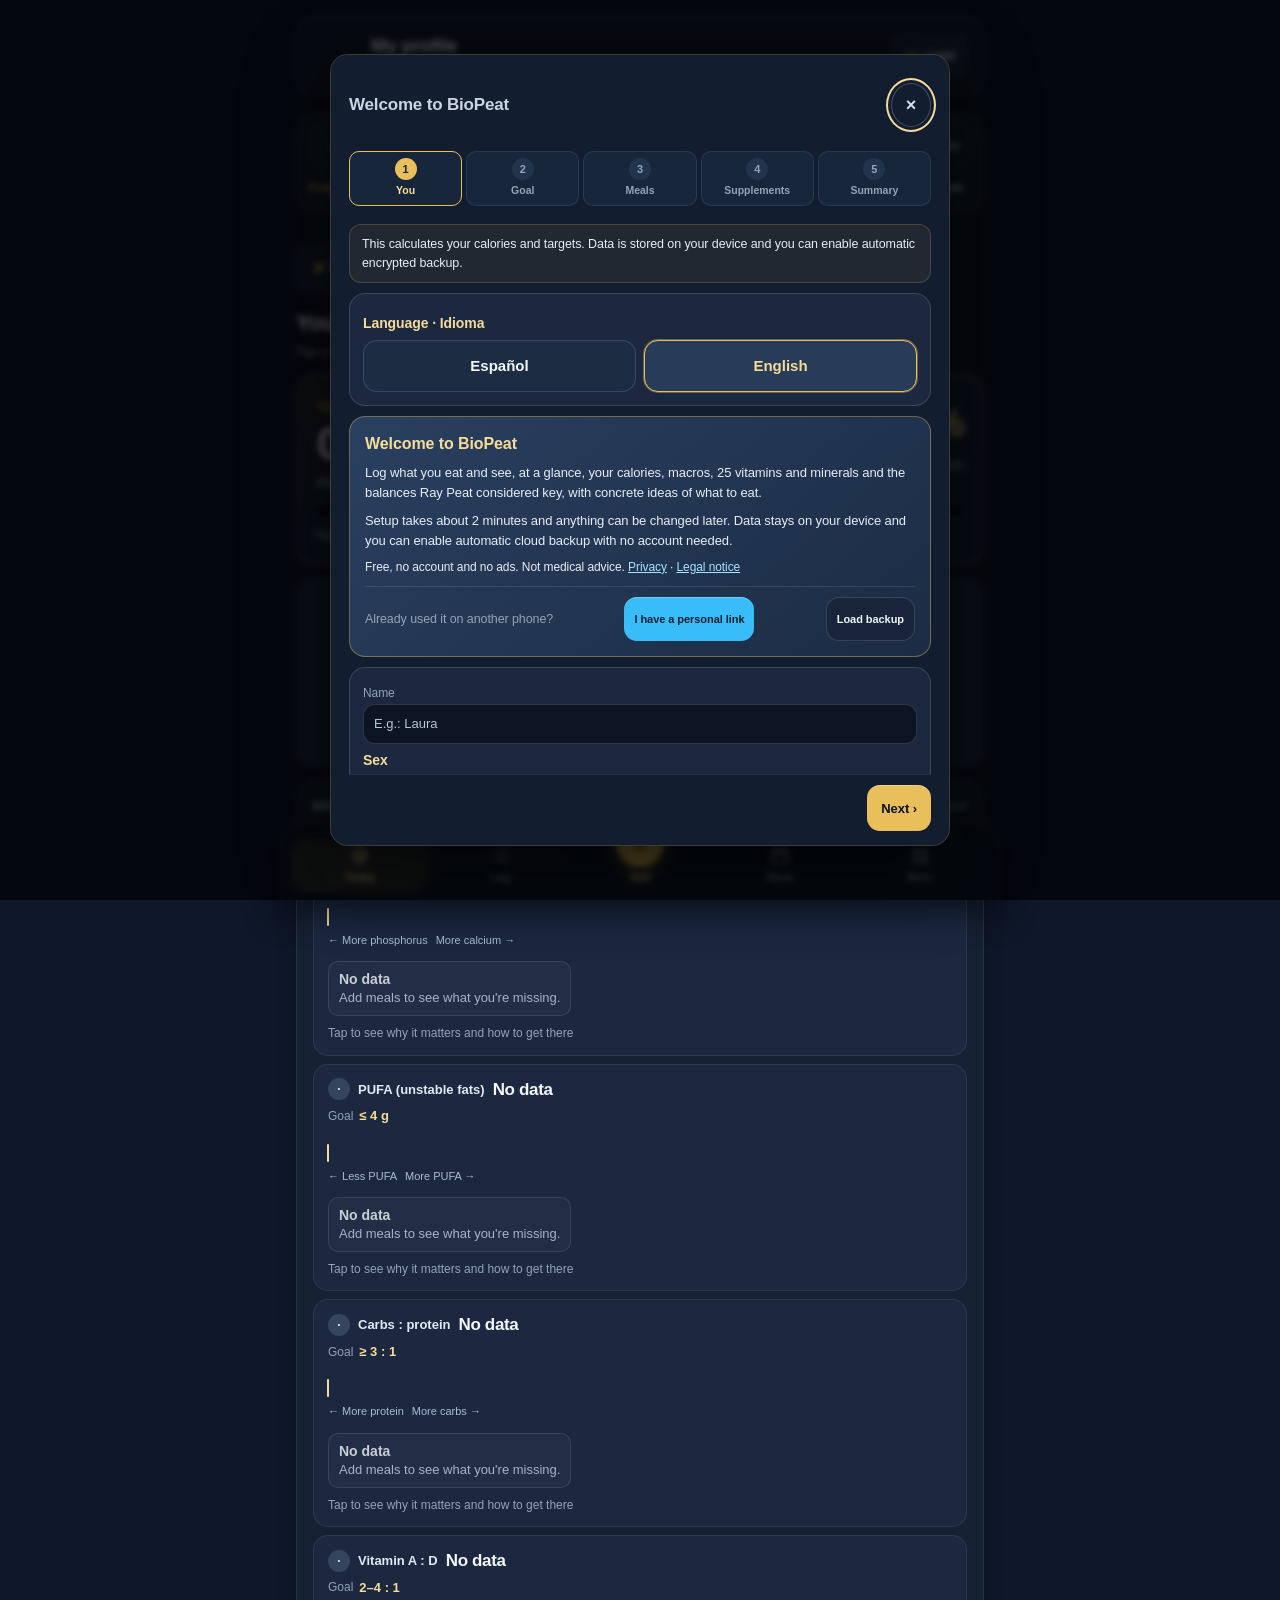
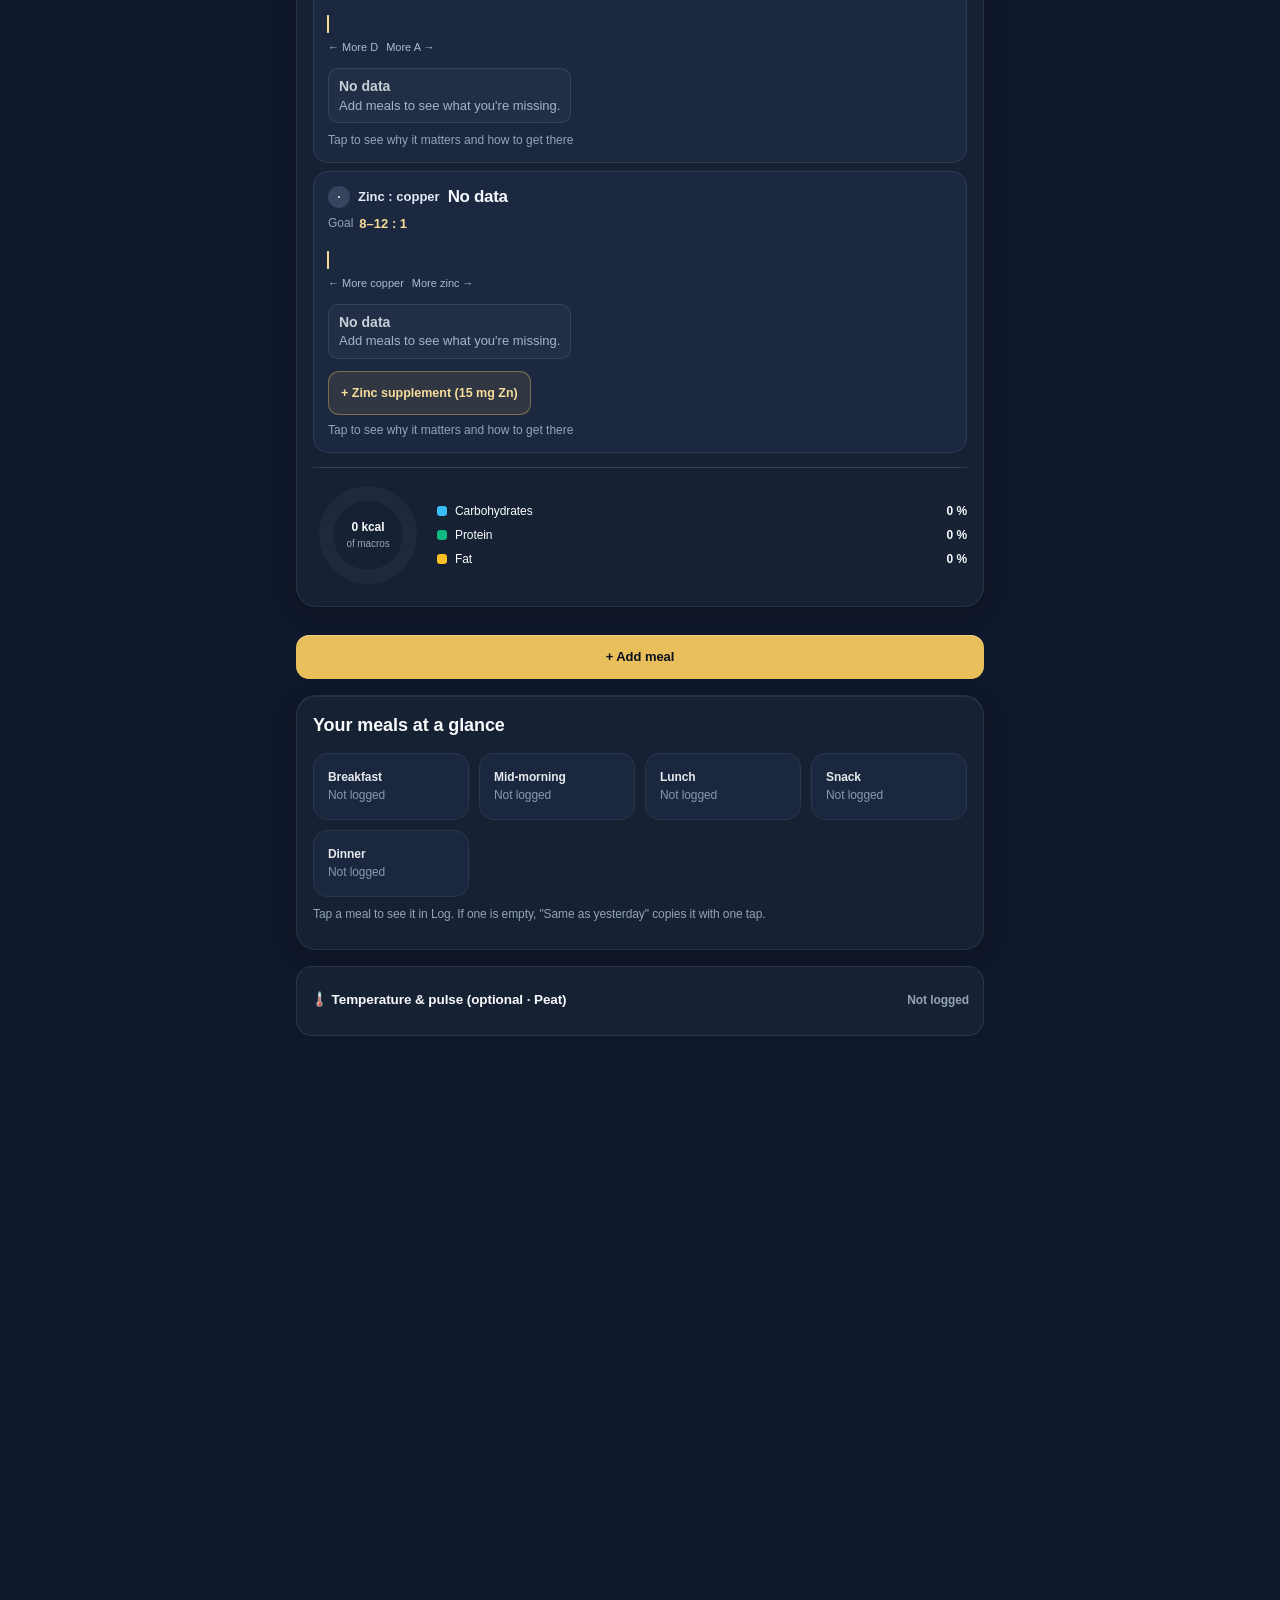
<file: index.html>
<!DOCTYPE html>

<html lang="es">
<!-- BioPeat · Aplicación web modular (HTML + CSS + JS). --><head><meta charset="utf-8"/><meta content="width=device-width,initial-scale=1,viewport-fit=cover" name="viewport"/><meta http-equiv="Content-Security-Policy" content="default-src 'self'; script-src 'self' 'unsafe-inline' https://gc.zgo.at; style-src 'self' 'unsafe-inline'; img-src 'self' data: blob:; media-src 'self' blob: mediastream:; connect-src 'self' http://127.0.0.1:* http://localhost:* https://biopeat-api.dramirezcp7.workers.dev https://generativelanguage.googleapis.com https://api.groq.com https://api.openai.com https://api.anthropic.com https://openrouter.ai https://es.openfoodfacts.org https://world.openfoodfacts.org https://*.goatcounter.com https:; worker-src 'self'; manifest-src 'self'; object-src 'none'; base-uri 'self'; form-action 'self';"/><meta content="dark" name="color-scheme"/><title>BioPeat</title><meta name="description" content="BioPeat: registra lo que comes y ve tus calorías, macros, 25 vitaminas y minerales y los equilibrios de Ray Peat, con respaldo cifrado opcional. Tus datos son privados."/><link rel="stylesheet" href="assets/styles.css?v=87"/>
<script>
(function(){var t='dark',l='es',d=document.documentElement;try{var q=new URLSearchParams(location.search),ql=q.get('lang');if(ql==='es'||ql==='en'){l=ql;localStorage.setItem('bp_lang',l);}else{var sl=localStorage.getItem('bp_lang');if(sl==='es'||sl==='en')l=sl;else{var nav=(navigator.languages&&navigator.languages[0])||navigator.language||'en';l=/^es\b/i.test(nav)?'es':'en';}}t=localStorage.getItem('bp_theme')==='light'?'light':'dark';}catch(e){}d.lang=l;d.dataset.theme=t;window.__BP_INIT_LANG__=l;window.__BP_INIT_THEME__=t;if(l==='en'){var s=document.createElement('script');s.src='assets/i18n-en.js?v=87';s.async=false;document.head.appendChild(s);}})();
</script><meta content="#080d18" name="theme-color"/><link href="icon-192.png?v=87" rel="icon"/><link href="icon-maskable-512.png?v=87" rel="apple-touch-icon"/><meta content="yes" name="apple-mobile-web-app-capable"/><meta content="yes" name="mobile-web-app-capable"/><meta content="BioPeat" name="apple-mobile-web-app-title"/><meta content="black-translucent" name="apple-mobile-web-app-status-bar-style"/><link href="manifest.json" rel="manifest"/></head><body>
<button class="date-pill" hidden id="date-pill" type="button"></button><button class="btn ghost small bp-top-theme" hidden data-no-tr="1" data-theme-toggle="1" id="bp-top-theme" type="button" aria-label="Cambiar tema"></button><div class="container">
<header class="card header-bar"><div class="brand"><button aria-controls="bp-drawer" aria-expanded="false" aria-label="Abrir menú de BioPeat" class="brand-icon bp-logo-btn" data-drawer-toggle="1" id="bp-menu-btn" title="Menú de BioPeat" type="button"><svg viewBox="0 0 1024 1024" aria-hidden="true"><defs><radialGradient id="bpBg" cx="50%" cy="50%" r="58%"><stop offset="0%" stop-color="#291b0a"/><stop offset="48%" stop-color="#0d111b"/><stop offset="100%" stop-color="#04070e"/></radialGradient><radialGradient id="bpAmb" cx="49%" cy="52%" r="38%"><stop offset="0%" stop-color="#ffbf47" stop-opacity=".36"/><stop offset="55%" stop-color="#e08819" stop-opacity=".12"/><stop offset="100%" stop-color="#04070e" stop-opacity="0"/></radialGradient><linearGradient id="bpRim" x1="0" y1="0" x2="1" y2="1"><stop offset="0" stop-color="#f6dc9a" stop-opacity=".55"/><stop offset=".5" stop-color="#e9bf5c" stop-opacity=".15"/><stop offset="1" stop-color="#e9bf5c" stop-opacity=".42"/></linearGradient><linearGradient id="bpCr" x1="14%" y1="16%" x2="86%" y2="88%"><stop offset="0%" stop-color="#fff6cf"/><stop offset="22%" stop-color="#f8cd5c"/><stop offset="52%" stop-color="#dc881c"/><stop offset="82%" stop-color="#9c4c09"/><stop offset="100%" stop-color="#5e2803"/></linearGradient><linearGradient id="bpCrIn" x1="18%" y1="78%" x2="82%" y2="22%"><stop offset="0%" stop-color="#522102"/><stop offset="40%" stop-color="#9e4d09"/><stop offset="80%" stop-color="#e89a25"/><stop offset="100%" stop-color="#ffd978"/></linearGradient><linearGradient id="bpFl" x1="22%" y1="4%" x2="84%" y2="96%"><stop offset="0%" stop-color="#fffbe6"/><stop offset="20%" stop-color="#ffe184"/><stop offset="48%" stop-color="#f2a829"/><stop offset="80%" stop-color="#c2630c"/><stop offset="100%" stop-color="#6b2c03"/></linearGradient><linearGradient id="bpFlS" x1="0%" y1="12%" x2="100%" y2="88%"><stop offset="0%" stop-color="#cf7512"/><stop offset="50%" stop-color="#873a05"/><stop offset="100%" stop-color="#3b1501"/></linearGradient><radialGradient id="bpOrb" cx="38%" cy="32%" r="68%"><stop offset="0%" stop-color="#fffef5"/><stop offset="25%" stop-color="#ffeb9c"/><stop offset="55%" stop-color="#f6ad2d"/><stop offset="85%" stop-color="#c4630a"/><stop offset="100%" stop-color="#8f3d04"/></radialGradient></defs><rect id="bp-bg" width="1024" height="1024" rx="232" fill="url(#bpBg)"/><circle id="bp-amb" cx="512" cy="526" r="395" fill="url(#bpAmb)"/><rect id="bp-rim" x="12" y="12" width="1000" height="1000" rx="220" fill="none" stroke="url(#bpRim)" stroke-width="6"/><g id="bp-mark" transform="translate(512 512) scale(1.06) translate(-512 -512)"><circle id="bp-cradle" cx="502" cy="548" r="220" fill="#060b15"/><path fill="url(#bpCr)" d="M450 322C324 366 252 488 278 620C304 750 426 830 560 810C670 794 750 710 770 594C730 676 648 734 548 738C420 744 330 648 330 520C330 432 378 360 450 322Z"/><path fill="url(#bpCrIn)" d="M450 322C378 360 330 432 330 520C330 648 420 744 548 738C648 734 730 676 770 594C726 666 644 714 544 714C426 714 348 628 350 516C352 434 392 364 450 322Z"/><path fill="#fffbe8" opacity=".78" d="M446 326C328 370 260 488 284 614C306 724 404 798 520 804C412 790 326 716 304 608C282 496 342 384 446 326Z"/><circle cx="496" cy="574" r="95" fill="url(#bpOrb)"/><ellipse cx="466" cy="540" rx="34" ry="22" transform="rotate(-32 466 540)" fill="#fff" opacity=".55"/><path fill="url(#bpFlS)" d="M522 198C488 266 490 328 546 384C604 442 646 490 636 578C628 634 588 682 520 714C622 694 704 618 712 518C720 420 658 360 594 304C548 264 526 234 522 198Z"/><path fill="url(#bpFl)" d="M522 198C456 268 450 358 522 428C586 490 616 546 594 622C580 668 554 696 520 714C604 690 672 620 682 526C692 436 636 376 578 320C536 280 514 240 522 198Z"/><path fill="#fffbe8" opacity=".82" d="M522 206C472 270 470 344 534 408C596 470 634 522 624 606C642 532 610 466 548 400C492 342 488 272 522 206Z"/></g></svg></button><div class="bp-brand-txt"><h1><span id="header-user-name">Mi perfil</span></h1><div class="subtext" id="header-profile">Nutrición con contexto</div></div></div><div class="header-actions"><button class="btn bp-theme-toggle" data-no-tr="1" data-theme-toggle="1" id="bp-theme-btn" type="button"></button><span class="pill sr-only" id="storage-status">Guardado</span></div></header>
<div class="notice" hidden="" id="storage-warning"></div>
<div class="bp-ios-hint" hidden="" id="bp-ios-hint"><span>En iPhone: toca <b>Compartir</b> (□↑) → <b>Añadir a pantalla de inicio</b> para instalar BioPeat como app.</span><button class="btn ghost small" id="bp-ios-close" type="button">×</button></div>
<section class="card bp-date-card"><div class="datebar bp-datebar-compact"><button aria-label="Día anterior" class="btn btn-slate small" id="prev-date">‹</button><input aria-label="Fecha" id="date" max="2100-12-31" min="2000-01-01" type="date"/><button aria-label="Día siguiente" class="btn btn-slate small" id="next-date">›</button><button class="btn ghost small" id="go-today">Hoy</button><span class="sr-only" id="date-label"></span></div><div class="bp-date-meta"><p class="day-context" id="day-context"></p><details class="week-details"><summary>Semana</summary><div class="days-scroll" id="week-days"></div></details></div></section>
<main>
<section aria-label="Resumen del día" class="view" id="view-today"><div class="bp-tools"><div><button aria-pressed="false" class="btn" id="bp-density" type="button">Modo resumen</button><button class="btn" hidden="" id="bp-undo" type="button">Deshacer</button><button aria-label="Abrir guía rápida" class="btn" id="bp-guide" type="button">Ayuda</button><button aria-pressed="false" class="btn" id="day-complete" type="button">Marcar día completo</button></div></div><div class="backup-reminder" hidden="" id="backup-reminder"><div><b>Haz una copia de tus datos</b><span id="bp-backup-txt">Tus registros solo viven en este navegador.</span></div><button class="btn btn-amber" id="bp-backup-now" type="button">Guardar copia</button><button aria-label="Recordar más tarde" class="btn ghost small" id="bp-backup-later" type="button">Luego</button></div><div class="section-heading"><span class="section-number">01</span><div><h1>Tu día, claro.</h1><p class="subtext">Toca un gráfico para ver el detalle. Los porcentajes pueden superar el 100 %.</p></div></div>
<div class="kpi-grid" id="kpis"></div>
<div class="macro-progress-grid" id="macro-progress-grid"></div><section aria-live="polite" class="day-coach" id="day-coach"></section><section class="card balance-card" id="balance-card"><div class="row between"><h2>Equilibrio del día</h2><span class="tiny muted">Verde = bien · lima = aceptable · ámbar = mejorable</span></div><div class="balance-grid" id="ratio-summary"></div><div class="balance-donut"><div class="donut"><svg aria-label="Reparto de calorías por macronutriente" id="macro-donut" role="img" viewbox="0 0 42 42"></svg><div class="donut-center"><b id="donut-value">0 kcal</b><span class="subtext tiny" id="donut-note"></span></div></div><div class="mix-legend" id="mix-legend"></div></div></section>
<button aria-controls="add-menu" aria-expanded="false" class="btn btn-amber full add-shortcut" id="add-menu-toggle">+ Añadir comida</button><div class="add-menu" hidden="" id="add-menu"><button data-add-action="presets">Mis habituales</button><button data-add-action="photo">Foto</button><button data-add-action="text">Texto</button><button data-add-action="extra">Suplemento extra</button><button data-add-action="week">Mi semana</button></div><section aria-label="Comidas del día" class="bp-panel"><div class="bp-head"><h3>Tus comidas, de un vistazo</h3></div><div class="bp-meals" id="bp-meals"></div><p class="bp-muted">Pulsa una comida para verla en Registro. Si una está vacía, «Igual que ayer» la copia con un toque.</p></section><details class="bp-bio-card" id="bp-bio-card"><summary><span>🌡️ Temperatura y pulso (opcional · Peat)</span><small class="muted" id="bp-bio-summary">Sin apuntar</small></summary><p class="section-note bp-bio-note">En el enfoque de Ray Peat, temperatura y pulso en reposo ayudan a seguir tu respuesta metabólica (referencia habitual ~36,6–37,0 °C y ~75–85 lpm tras comer o descansar). No es un diagnóstico médico.</p><div class="bp-bio-grid"><label>Temp. (°C / °F)<input id="bio-temp" max="107" min="33" placeholder="36.7" step="0.1" type="number"/></label><label>Pulso (lpm)<input id="bio-pulse" max="200" min="35" placeholder="78" step="1" type="number"/></label><label>Energía (1–5)<select id="bio-energy"><option value="">—</option><option value="1">1 · Muy baja</option><option value="2">2 · Baja</option><option value="3">3 · Normal</option><option value="4">4 · Buena</option><option value="5">5 · Muy alta</option></select></label></div><p class="section-note bp-bio-note" id="bp-bio-hint" style="margin-top:8px"></p></details></section><section aria-label="Añadir comidas" class="view" id="view-add"><div class="section-heading"><span class="section-number">02</span><div><h1>Añadir comida.</h1><p class="subtext">Tus habituales, una foto o un texto. Sin pasos extra.</p></div></div><div class="card" id="meal-composer"><div class="row between" style="margin-bottom:10px"><h2 style="margin:0">¿Qué has comido?</h2><button class="btn ghost small ai-connect" id="connect-ai" type="button">Conectar IA</button></div>
<div class="bp-inrow">
<button class="bp-tool" id="bp-photo" type="button"><svg aria-hidden="true" fill="none" stroke="currentColor" stroke-width="1.8" viewBox="0 0 24 24"><path d="M4 8h3l2-3h6l2 3h3v11H4z"></path><circle cx="12" cy="13" r="3.5"></circle></svg>Foto aquí</button>
<button class="bp-tool" id="bp-gemini" type="button"><svg aria-hidden="true" fill="none" stroke="currentColor" stroke-linecap="round" stroke-linejoin="round" stroke-width="1.8" viewBox="0 0 24 24"><path d="M21 12a8 8 0 0 1-8 8H7l-4 3v-6a8 8 0 1 1 18-5z"></path><path d="M12 8v4m0 4h.01"></path></svg>Foto en tu chat</button>
<button class="bp-tool" id="bp-off" type="button"><svg aria-hidden="true" fill="none" stroke="currentColor" stroke-linecap="round" stroke-linejoin="round" stroke-width="1.8" viewBox="0 0 24 24"><path d="M4 6v12M8 6v12M11 6v12M15 6v12M19 6v12"></path></svg>Producto / marca</button>
<button class="bp-tool" id="bp-manual" type="button"><svg aria-hidden="true" fill="none" stroke="currentColor" stroke-linecap="round" stroke-linejoin="round" stroke-width="1.8" viewBox="0 0 24 24"><path d="M12 20h9"></path><path d="M16.5 3.5a2.1 2.1 0 0 1 3 3L7 19l-4 1 1-4z"></path></svg>Manual</button>
</div><textarea id="smart-input" placeholder="Ej.: Desayuné 200 ml de leche y 1 plátano; en la comida 200 g de ternera; una galleta príncipe." rows="3" spellcheck="false"></textarea><div class="row between" style="margin-top:8px"><select aria-label="Momento de la comida" id="meal-select" style="width:150px"><option>Comida</option><option>Cena</option><option>Desayuno</option><option>Media mañana</option><option>Merienda</option><option>Intra / Partido</option><option>Otro</option></select><button class="btn btn-emerald" id="smart-add">Añadir comida</button></div><p class="form-error" id="smart-error" role="status"></p><p class="section-note" id="meal-ai-status" role="status"></p><div class="row"><button class="btn danger small" hidden="" id="cancel-ai" type="button">Cancelar análisis</button></div><p class="section-note">Si el alimento está en tu despensa se añade sin IA. Con IA conectada puedes escribir libremente o subir foto.</p></div><details class="card" id="ai-setup"><summary>Conectar IA · fotos y texto libre <span class="ai-pill" id="ai-pill">Sin conectar</span></summary><div id="ai-connection"><ol class="ai-steps" id="ai-steps"></ol><label class="subtext">Tu IA<select id="ai-mode"><option selected="" value="direct">Gemini (Google) · gratis, recomendado</option><option value="groq">Groq (Llama 4) · gratis, ultrarrápido</option><option value="openai">ChatGPT (OpenAI)</option><option value="anthropic">Claude (Anthropic)</option><option value="openrouter">OpenRouter · muchos modelos</option><option value="compat">Otra compatible (Groq, DeepSeek, Mistral…)</option><option value="proxy">Servidor propio · avanzado</option></select></label><p class="section-note" id="ai-prov-note"></p><div id="direct-config"><div hidden="" id="compat-config"><label class="subtext">Dirección base de la API<input autocomplete="off" id="ai-base" placeholder="https://api.groq.com/openai/v1" type="url"/></label></div><label class="subtext"><span id="ai-key-label">Clave de API</span><input autocomplete="new-password" data-lpignore="true" id="gemini-key" placeholder="Pega aquí tu clave" type="password"/></label><label class="pill-toggle ai-remember"><input id="ai-remember" type="checkbox"/>Recordar en este dispositivo</label><p class="section-note">La clave se guarda solo en este navegador si marcas «Recordar». Nunca va al código, a GitHub ni a las copias JSON o HTML. Su uso puede tener límites o costes según tu cuenta. Para fotos hace falta un modelo con visión.</p><button class="btn ghost small" id="forget-key" type="button">Borrar clave de este dispositivo</button></div><div hidden="" id="proxy-config"><label class="subtext">URL de tu servidor de análisis<input id="proxy-url" placeholder="https://tu-servidor/analizar" type="url" value="http://127.0.0.1:8765/analyze"/></label><p class="section-note">El servidor debe aceptar POST JSON {image:{mimeType,data},prompt,model} y devolver un objeto BIOPEAT o {text:"BIOPEAT:…"}.</p></div><label class="subtext">Modelo<input autocomplete="off" id="gemini-model" list="ai-models" type="text" value="gemini-4-hydrogen"/></label><datalist id="ai-models"><option value="gemini-4-hydrogen"><option value="gemini-3.8-flash"><option value="gemini-3.6-flash"><option value="gemini-3.5-flash-lite"><option value="gemma-4-31b-it"></datalist><label class="subtext">Modo de análisis<select id="ai-speed"><option selected="" value="balanced">Equilibrado · rápido y preciso (recomendado)</option><option value="fast">Ultrarrápido · menor espera</option><option value="precise">Máxima precisión · fotos complejas y etiquetas</option></select></label><div class="row" style="margin-top:12px"><button class="btn btn-emerald" id="ai-test" type="button">Probar conexión</button></div><p class="connection-state" id="ai-test-status" role="status"></p></div></details><div class="card bp-fast" id="bp-fast"><div class="row between"><h2 style="margin:0">Tus rápidos</h2><span class="tiny" id="chips-hint">Un toque = añadir · ☆ = favorito</span></div><div class="bp-chips" id="bp-chips"></div></div><details class="card" id="foods-card"><summary>Mi despensa <span class="pill" id="foods-count"></span></summary><p class="section-note">Todo lo que comes queda aquí: tus fichas y los platos que analiza la IA se guardan solos. Lo más habitual aparece primero. Escribe la cantidad y pulsa + para añadirlo al momento elegido; ✎ edita la ficha. Así no gastas consultas de IA en lo que ya conoce.</p><div class="foods-tools"><input aria-label="Buscar en mis alimentos" autocomplete="off" id="foods-q" placeholder="Buscar alimento…" type="search"/><div aria-label="Filtro de alimentos" class="segmented"><button aria-pressed="true" data-foodsfilter="all" type="button">Todos</button><button aria-pressed="false" data-foodsfilter="incomplete" type="button">Incompletas</button></div></div><div class="foods-list" id="foods-list"></div><button class="btn btn-slate full" id="food-new" type="button">+ Nuevo alimento</button></details><div class="card" hidden="" id="photo-panel"><div class="row between"><h2 style="margin:0">Foto → comida</h2><button class="btn ghost small" id="close-photo">Cerrar</button></div><p class="section-note">Selecciona una foto, indica cantidades si las conoces y pulsa Analizar foto y añadir. Se guarda en el día y momento seleccionados; puedes editar o deshacer. La selección por sí sola no envía nada.</p><div class="two"><label class="btn btn-sky full file-btn">Elegir foto<input accept="image/jpeg,image/png,image/webp,image/heic,image/heif" id="photo-file" type="file"/></label><label class="btn btn-slate full file-btn">Hacer foto<input accept="image/*" capture="environment" id="photo-camera" type="file"/></label></div><img alt="Foto de la comida seleccionada" class="photo-preview" hidden="" id="photo-preview"/><label class="subtext">Detalles opcionales: ingredientes, gramos, aceite o marca<input id="photo-note" placeholder="Ej.: 180 g de ternera, patata cocida, 10 g de mantequilla" type="text"/></label><p class="notice" id="photo-ai-hint">Para analizar fotos aquí, conecta la IA una vez. <button class="btn btn-slate small" type="button" id="photo-connect">Conectar IA</button></p><button class="btn btn-amber full" id="analyze-photo" style="margin-top:12px">Analizar foto y añadir</button><p class="connection-state" id="photo-status" role="status"></p></div><div class="card" hidden="" id="gemini-panel"><div class="row between"><h2 style="margin:0">Tu chat de IA → pegar aquí (sin clave)</h2><button class="btn ghost small" id="close-gemini">Cerrar</button></div><p class="section-note">Sin clave de API: 1. Copia el prompt. 2. Pégalo con la foto en el chat que uses (ChatGPT, Claude, Gemini, Copilot…). 3. Copia su respuesta entera y pégala abajo. 4. Pulsa Añadir.</p><button class="btn btn-sky full" id="copy-prompt">Copiar prompt completo</button><div class="bp-chatlinks"><a class="btn btn-slate small" href="https://chatgpt.com/" rel="noopener noreferrer" target="_blank">ChatGPT ↗</a><a class="btn btn-slate small" href="https://claude.ai/new" rel="noopener noreferrer" target="_blank">Claude ↗</a><a class="btn btn-slate small" href="https://gemini.google.com/" rel="noopener noreferrer" target="_blank">Gemini ↗</a><a class="btn btn-slate small" href="https://copilot.microsoft.com/" rel="noopener noreferrer" target="_blank">Copilot ↗</a></div><details><summary>Ver o copiar el prompt manualmente</summary><textarea id="prompt-text" readonly="" rows="8"></textarea></details>
<div class="bp-paste">
<h3>Pega aquí la respuesta de tu IA</h3>
<textarea id="bp-paste" placeholder="Pega la respuesta completa. Puede llevar texto o ``` alrededor: la web busca el bloque BIOPEAT o el JSON." rows="5" spellcheck="false"></textarea>
<div class="bp-pasterow">
<select aria-label="Momento si la IA no lo indica" id="bp-paste-meal"><option>Desayuno</option><option>Media mañana</option><option selected="">Comida</option><option>Merienda</option><option>Cena</option><option>Intra / Partido</option><option>Otro</option></select>
<button class="btn btn-slate" id="bp-clip" type="button">Pegar del portapapeles</button>
</div>
<button class="btn btn-emerald full" id="bp-paste-add" type="button">+ Añadir al día</button>
<p class="form-error" id="bp-paste-msg" role="status"></p>
</div></div><div class="presets" id="preset-area"><div class="preset-card" hidden id="preset-empty"><h3>Tus comidas habituales</h3><p class="subtext">Si desayunas o tomas un batido casi siempre igual, configúralo una vez y añádelo cada día con un toque.</p><button class="btn btn-amber full" type="button" id="preset-setup">Configurar desayuno o batido</button></div><div class="preset-card" id="breakfast-area"><div><span class="badge badge-amber">Tu desayuno</span><h3 style="margin:8px 0 4px">Tu desayuno habitual</h3><p class="subtext tiny"></p><p class="tiny" id="breakfast-info" style="color:#fcd34d"></p></div><button class="btn btn-amber full" data-preset="breakfast">+ Añadir desayuno</button></div><div class="preset-card" id="shake-area"><div><span class="badge badge-green">Tu batido</span><h3 style="margin:8px 0 4px">Tu batido</h3><p class="subtext tiny"></p><div class="whey"><div class="row between tiny"><span>Whey · 0–40 g de polvo</span><b id="whey-label">10 g</b></div><input aria-describedby="shake-grams shake-advice" aria-label="Gramos de polvo whey en el próximo batido" id="whey" max="40" min="0" step="1" type="range" value="10"/></div><p class="tiny" id="shake-info" style="color:#7dd3fc"></p><div aria-live="polite" class="shake-preview" id="shake-preview" role="status"><div class="row between"><b>Proteína del día</b><span>Ahora → con este batido</span></div><div class="shake-pcts"><span id="shake-before">0%</span><span>→</span><strong id="shake-after">0%</strong></div><div class="shake-track"><i id="shake-nowbar"></i><b id="shake-afterbar"></b></div><p id="shake-grams"></p><p id="shake-advice"></p><details><summary>Aporte y detalles</summary><p id="shake-contribution"></p><small>Previsión de un batido nuevo, aún no añadido. Mover el slider no cambia el registro ni los batidos ya guardados. Comparación con tu meta, no una necesidad médica.</small></details></div></div><button class="btn btn-sky full" data-preset="shake">+ Añadir batido</button></div></div><details class="card extra-panel" id="extra-panel"><summary>+ Suplemento o micronutriente extra</summary><p class="section-note">Un toque en una dosis habitual, o cambia la cantidad debajo. Se añade solo a este día; la pauta automática queda intacta.</p><div class="extra-quick" id="extra-quick"></div><form class="inline-form" id="extra-form"><label class="wide">Suplemento<select id="extra-select"></select></label><label>Cantidad extra<input id="extra-dose" max="1000000" min="0.001" required="" step="any" type="number"/><span id="extra-unit"></span></label><label>Momento<select id="extra-meal"><option>Ahora / Extra</option><option>Desayuno</option><option>Comida</option><option>Merienda</option><option>Cena</option><option>Antes de dormir</option></select></label><p class="section-note wide" id="extra-note"></p><button class="btn btn-amber wide" type="submit">+ Añadir extra al día</button></form><details><summary>Otro micronutriente según etiqueta</summary><form class="inline-form" id="extra-customform"><label>Nutriente<select id="extra-micro"></select></label><label>Aporte extra en la unidad indicada<input id="extra-microdose" max="1000000" min="0.001" required="" step="any" type="number"/></label><p class="section-note wide">Introduce el aporte de la etiqueta, no el peso total de la cápsula. No se convierten UI ni sales automáticamente.</p><button class="btn btn-slate wide" type="submit">+ Añadir micronutriente</button></form></details><p class="section-note">Las dosis rápidas son las de tu pauta, no una recomendación de tomar más. Puedes editar, eliminar o deshacer después.</p></details>


</section><section aria-label="Registro de comidas" class="view" id="view-log"><div class="section-heading"><span class="section-number">03</span><div><h1>Tu registro.</h1><p class="subtext">Edita cantidades o deshaz el último cambio.</p></div></div><button class="btn btn-slate full portion-open" id="portion-open">↔ Probar una ración o un alimento antes de añadirlo</button><div class="card" id="meal-chart"><div class="row between"><h2 style="margin:0">De dónde viene tu energía</h2><span class="subtext tiny">Toca una franja</span></div><div class="segmented energy-mode"><button aria-pressed="true" data-energy-mode="meals" type="button">Por comidas</button><button aria-pressed="false" data-energy-mode="macros" type="button">Por macros</button></div><div class="meal-segments" id="meal-segments"></div><div class="meal-legend" id="meal-legend"></div><div class="chart-caption" id="meal-inspect" role="status"></div><div class="fat-panel" id="fat-panel"><h3>Dentro de tus grasas</h3><p class="chart-caption">% de la grasa total, no % de calorías. Toca un tipo para ver sus alimentos.</p><div class="meal-segments" id="fat-segments"></div><div class="fat-legend" id="fat-legend"></div><div aria-hidden="true" class="fat-coverage-track"><i id="fat-coverage"></i></div><p class="chart-caption" id="fat-caption" role="status"></p><label class="estimate-toggle"><input checked="" id="fat-estimate" type="checkbox"/> Completar huecos con perfiles genéricos disponibles</label><details class="fat-method"><summary>Peat, porcentajes y límites de la estimación</summary><p class="safe-info">En los textos revisados Peat favorece grasas más saturadas y reducir poliinsaturadas, pero no se ha verificado una proporción universal de saturadas / monoinsaturadas / poliinsaturadas. Por tanto, no se fija un reparto numérico ni se recomienda aumentar saturadas para alcanzar una barra. No hay un porcentaje oficial de monoinsaturadas que podamos atribuirle.</p><p class="safe-info">Tu umbral personal de PUFA sigue disponible en los ratios. Es una preferencia previa, no una dosis universal de Peat. Una proporción pequeña de PUFA puede seguir suponiendo muchos gramos si la grasa total es alta; se muestran ambos datos.</p><p class="safe-info">Su postura no coincide con la guía sanitaria actual: la OMS recomienda no más del 10 % de la energía total en saturadas y preferir grasas insaturadas. Este 10 % es de calorías totales, no del reparto de grasa. No se presenta la postura de Peat como consenso clínico.</p><p class="safe-info">Se conservan los valores registrados. Solo se completan campos ausentes con las fichas USDA de tus alimentos base o con perfiles genéricos por tipo de alimento (lácteos, carnes, huevos, pescados, cacao, aceites…), como estimación, no análisis de tu marca o preparación. En leche en ml se aproxima 1 ml a 1 g. Un plato desconocido se clasifica por las palabras de su nombre; si no encaja en ningún tipo, se usa un perfil mixto. El resto gris incluye datos ausentes y otros lípidos; no equivale a monoinsaturadas ni a grasas trans.</p><p class="safe-info">Puedes desactivar las estimaciones o introducir saturadas, monoinsaturadas y PUFA en Editar registro. Si la suma supera la grasa total, se muestra el conflicto y no se corrigen las cifras a escondidas.</p><p class="safe-info"><a href="https://raypeat.com/articles/articles/fats-functions-malfunctions.shtml" rel="noopener" target="_blank">Peat: fats, functions and malfunctions</a> · <a href="https://raypeat.com/articles/articles/unsuitablefats.shtml" rel="noopener" target="_blank">Peat: suitable fats</a> · <a href="https://www.who.int/news-room/fact-sheets/detail/healthy-diet" rel="noopener" target="_blank">OMS: alimentación saludable</a> · <a href="https://tools.myfooddata.com/nutrition-facts/171265/wt9" rel="noopener" target="_blank">Perfil de leche</a> · <a href="https://nutritiondatahub.com/food/egg-whole-raw-fresh-171287" rel="noopener" target="_blank">Perfil de huevo</a></p></details></div></div><div class="row between" style="margin-bottom:12px"><div class="row"><button class="btn btn-slate small" id="undo-log">↶ Deshacer</button><button class="btn btn-sky small" data-view="add">+ Comida</button></div><button class="btn danger small" id="clear-foods">Vaciar comidas</button></div><div class="tabs-mini" id="log-filters"><button class="btn btn-slate small" data-logfilter="all">Todo</button><button class="btn btn-amber small" data-logfilter="food">Comidas</button><button class="btn btn-slate small" data-logfilter="supp">Suplementos / medicación</button></div><div class="bp-panel"><div class="bp-head"><label for="bp-search"><b>Encuentra un registro</b></label></div><input autocomplete="off" class="bp-search" id="bp-search" placeholder="Buscar por alimento o comida…" type="search"/><span aria-live="polite" class="bp-muted" id="bp-search-count"></span></div><div id="full-log" style="margin-top:12px"></div></section><section aria-label="Micronutrientes" class="view" id="view-micros"><div class="section-heading"><span class="section-number">04</span><div><h1>Tus nutrientes.</h1><p class="subtext">Comida y pauta por separado. Cambia entre tarjetas y mapa visual.</p></div></div><div class="card"><div class="row between"><label class="subtext">Comparar<select id="micro-mode"><option value="personal">% de mis metas</option><option value="eu">% de la referencia de la UE (EFSA)</option><option value="us">% de la referencia de EE. UU. (NIH)</option><option value="amounts">Solo cantidades</option></select></label><button class="btn ghost small" id="edit-targets">Editar objetivos</button></div><p class="section-note" id="micro-mode-note">Porcentajes de tus metas, sin tope. «Parcial» = a algún alimento le falta el dato. Puedes comparar también con las referencias oficiales de la UE o de EE. UU.</p><div class="row between micro-toolbar"><div aria-label="Visualización de nutrientes" class="segmented"><button aria-pressed="true" data-microview="cards" type="button">Tarjetas</button><button aria-pressed="false" data-microview="map" type="button">Mapa visual</button></div><span class="tiny muted">Toca para explorar</span></div><div class="micro-filter-bar" id="micro-filters"><button class="filter-pill active" data-microfilter="all">Todos (25)</button><button class="filter-pill" data-microfilter="LIPO">A / D / E / K</button><button class="filter-pill" data-microfilter="HIDRO">B + C + colina</button><button class="filter-pill" data-microfilter="MIN">Minerales</button><button class="filter-pill" data-microfilter="unknown">Sin datos completos</button></div><p class="legend"><span style="color:#10b981">● Comida</span> <span style="color:#f59e0b">● Pauta/tomas</span> <span style="color:#c4b5fd">● Por encima del objetivo</span> <span class="kind-tag dep">7 d</span> depósito: se mide la media de 7 días <span class="kind-tag lim">máx</span> límite: mejor por debajo</p><div class="micro-map" hidden="" id="micro-map"></div><div class="micros-grid" id="micros-grid"></div></div></section><section aria-label="Suplementos y medicación" class="view" id="view-supplements"><div class="section-heading"><span class="section-number">05</span><div><h1>Tu pauta.</h1><p class="subtext">Se suma sola cada día. Solo toca algo si hoy cambia.</p></div></div><div class="card"><div class="row between"><h2 style="margin:0">Hoy</h2><span class="tiny muted" id="supp-count"></span></div><div id="day-supps"></div><p class="section-note">¿Hoy no te has tomado algo? Tócalo y deja de contar. Vuelve a tocarlo para recuperarlo.</p><button class="btn btn-slate small" data-add-action="extra" type="button">+ Toma extra o aspirina fuera de pauta</button></div><div class="card"><h2>Lo que te aporta tu pauta</h2><p class="section-note">Parte de cada meta que cubren tus suplementos hoy (naranja) y la comida (verde).</p><div id="supp-impact"></div></div><details class="card" id="plan-details"><summary>Cambiar mi pauta habitual (dosis, horario, días)</summary><p class="section-note">Los cambios se aplican desde hoy en adelante. Los días pasados no cambian.</p><button class="btn btn-sky small" id="new-plan">+ Añadir a la pauta</button><div id="plan-list"></div></details></section><section class="weekly" id="weekly"><div class="section-heading"><span class="section-number">06</span><div><h1>Tu semana.</h1><p>Cuatro preguntas, de arriba abajo. Toca cualquier cosa para ver el detalle.</p></div></div>
<div class="wk-nav"><button aria-label="Semana anterior" class="btn ghost small" data-weekshift="-1" type="button">‹</button><b id="week-range"></b><button aria-label="Semana siguiente" class="btn ghost small" data-weekshift="1" type="button">›</button></div>
<div class="card wk-block"><h2 class="wk-q"><span>1</span>¿Cómo voy?</h2><p class="wk-explain" id="wk-explain"></p><div class="wk-rings" id="week-rings"></div><p class="wk-verdict" id="week-verdict"></p></div>
<div class="card wk-block"><h2 class="wk-q"><span>2</span>Día a día</h2><p class="wk-explain">Energía de cada día frente a tu meta (línea blanca). Toca un día para ver sus macros.</p><div class="wk-days" id="week-strip"></div><div id="week-strip-detail"></div></div>
<div class="card wk-block"><h2 class="wk-q"><span>3</span>¿Qué me falta?</h2><p class="wk-explain">Revisa tus vitaminas y minerales de la semana (media de los días con comidas) y te dice qué te ha quedado corto y qué comer para cubrirlo. Toca un alimento y se añade a hoy.</p><div id="week-gaps"></div><details id="week-micros-section"><summary>Ver los 25 micronutrientes de la semana</summary><div class="week-micro-toolbar"><div class="segmented"><button aria-pressed="true" data-weekmicroview="cards">Totales</button><button aria-pressed="false" data-weekmicroview="matrix">Mapa por día</button></div><div class="week-micro-filter"><button aria-pressed="true" data-weekmicrofilter="all">Todos</button><button aria-pressed="false" data-weekmicrofilter="LIPO">A/D/E/K</button><button aria-pressed="false" data-weekmicrofilter="HIDRO">B/C/colina</button><button aria-pressed="false" data-weekmicrofilter="MIN">Minerales</button></div></div><div class="week-micro-cards" id="week-micros"></div><div class="week-heatmap" hidden="" id="week-heatmap"></div><div hidden="" id="week-micro-note"></div></details></div>
<div class="card wk-block"><h2 class="wk-q"><span>4</span>¿Voy mejorando?</h2><div class="trend-controls"><h3 id="trend-title">Ocho semanas</h3><select aria-label="Métrica de tendencia" id="trend-metric"><option value="kcal">Energía</option><option value="p">Proteína</option><option value="c">Hidratos</option><option value="f">Grasas</option><option value="pufa">PUFA</option></select></div><div class="trend-chart" id="trend-chart"></div><p class="wk-explain">Cada columna es una semana; la línea dorada es el 100 % de tu meta. Borde discontinuo = semana incompleta. Toca una para abrirla.</p><p class="trend-summary" id="trend-summary"></p><p class="trend-summary" id="trend-cumulative"></p></div>
<div class="card calendar" id="calendar"><div class="calendar-head"><h2>Tu calendario</h2><button class="btn ghost small" id="calendar-today" type="button">Hoy</button></div><div class="calendar-controls"><button aria-label="Mes anterior" class="btn ghost small" id="calendar-prev" type="button">‹</button><input aria-label="Mes y año" id="calendar-month" max="2100-12" min="2000-01" type="month"/><button aria-label="Mes siguiente" class="btn ghost small" id="calendar-next" type="button">›</button></div><div aria-label="Qué mostrar en el calendario" class="segmented cal-metric"><button aria-pressed="true" data-calmetric="kcal" type="button">Energía</button><button aria-pressed="false" data-calmetric="p" type="button">Proteína</button><button aria-pressed="false" data-calmetric="c" type="button">Hidratos</button><button aria-pressed="false" data-calmetric="f" type="button">Grasa</button></div><div id="calendar-summary"></div><div aria-hidden="true" class="calendar-weekdays"><span>L</span><span>M</span><span>X</span><span>J</span><span>V</span><span>S</span><span>D</span></div><div aria-label="Calendario" class="calendar-grid" id="calendar-grid" role="group"></div><p class="cs-legend"><i class="lg ok"></i>En tu rango <i class="lg low"></i>Por debajo <i class="lg high"></i>Por encima <i class="lg none"></i>Sin datos · Barritas: hidratos, proteína y grasa · Borde discontinuo: día sin marcar completo</p><div aria-live="polite" id="calendar-detail"></div></div>
<details class="card"><summary>Opciones de cálculo y tablas</summary><div class="week-controls"><label>Contar<select id="week-source"><option selected="" value="all">Alimentos + pauta</option><option value="food">Solo alimentos</option></select></label><label>Días que entran en las medias<select id="week-scope"><option value="logged">Todos los días con comidas</option><option value="complete">Solo días marcados completos</option></select></label></div><p class="section-note" id="week-quality"></p><form class="compare-form" id="compare-form"><label>Rango «bien» desde (%)<input id="compare-low" max="100" min="50" required="" type="number" value="90"/></label><label>hasta (%)<input id="compare-high" max="200" min="100" required="" type="number" value="110"/></label><button class="btn btn-slate" type="submit">Guardar rango</button></form><h3 style="margin-top:14px">Equilibrios y tipos de grasa de la semana</h3><div class="week-ratios" id="week-ratios"></div><div id="week-composition"></div><div class="week-table" id="week-table"></div></details>
</section><section class="exercise" id="exercise"><div class="section-heading"><span class="section-number">GYM</span><div><h1>Gimnasio y nutrición.</h1><p>Tu entrenamiento real, en sus fechas. Importa el CSV de tu app (Hevy, Strong, Fitbod, FitNotes…) y míralo junto a tus comidas.</p></div></div><details class="card" id="gym-import-acc" open><summary style="font-weight:750;cursor:pointer">+ Importar entrenamientos (CSV · Hevy, Strong, Fitbod…)</summary><div style="padding-top:10px"><h2 style="margin-top:0">Traer tus entrenamientos</h2><p class="section-note">Exporta tus entrenos en CSV desde tu app y elígelo aquí. La app reconoce sola las columnas; si no, eliges una vez cuál es la fecha y cuál el ejercicio y se recuerda.</p><label class="btn btn-sky full" for="hevy-file">+ Importar entrenos (CSV)</label><input accept=".csv,.txt,text/csv,text/plain" hidden="" id="hevy-file" type="file"/><p class="section-note" id="hevy-status" role="status"></p><div hidden="" id="hevy-map-panel"><h3>Revisa el formato</h3><div class="hevy-map" id="hevy-map"></div><div class="hevy-units"><label>Carga del archivo<select id="hevy-weightunit"><option value="kg">Kilogramos (kg)</option><option value="lb">Libras (lb), convertir a kg</option></select></label><label>Orden de las fechas<select id="hevy-dateformat"><option value="auto">Año-mes-día o automático</option><option value="dmy">DD/MM/AAAA</option><option value="mdy">MM/DD/AAAA</option></select></label><label>Unidad de distancia<select id="hevy-distanceunit"><option value="km">km</option><option value="m">metros</option><option value="mi">millas</option></select></label></div><p class="section-note">Fechas sin zona horaria: hora local del navegador. Con zona explícita: se conserva el instante y se asigna al día local. No se adivinan columnas o unidades ausentes.</p><button class="btn btn-slate full" id="hevy-validate">Comprobar archivo y ver resumen</button></div><div class="hevy-preview" hidden="" id="hevy-preview"><p id="hevy-previewtext"></p><button class="btn btn-emerald full" id="hevy-commit">Importar sesiones nuevas</button></div><details><summary>Cómo exportar desde tu app</summary><ul class="section-note gym-howto"><li><b>Hevy:</b> Perfil → Ajustes → Export &amp; Import Data → Export Workouts.</li><li><b>Strong:</b> Ajustes → Exportar datos.</li><li><b>Fitbod:</b> Log → icono de compartir → Exportar entrenos.</li><li><b>FitNotes:</b> Ajustes → Copia de seguridad → Exportar CSV.</li><li><b>Otra app:</b> busca «Exportar» o «CSV» en sus ajustes. Si solo guarda pasos o pulsaciones (Apple Salud, Google Fit), no sirve: hacen falta los ejercicios con series.</li></ul><p class="section-note">Todo se queda en tu móvil: no se conecta ninguna cuenta. Una sesión ya importada se omite si vuelves a importar el mismo archivo. Las libras y los metros se pasan solos a kg y km.</p></details></div></details><div id="gp-root"><div class="card gp-card" hidden="" id="gp-none"><p class="gp-empty">Importa el CSV de tu app de entrenamiento arriba para ver tu progresión, récords y gráficos.</p></div><div id="gp-main"><div class="card gp-card"><h2 class="wk-q gp-q"><span>1</span>¿Cómo voy este mes?</h2><div class="gp-kpis" id="gp-kpis"></div></div><div class="card gp-card"><h2 class="wk-q gp-q"><span>2</span>¿Estoy progresando?</h2><div class="gp-search"><input aria-label="Buscar ejercicio" autocomplete="off" id="gp-q" placeholder="Busca un ejercicio o grupo: «remo», «pecho», «hack»…" type="search"/></div><div class="gp-exlist" id="gp-exlist"></div><div id="gp-exdetail"></div></div><div class="card gp-card"><h2 class="wk-q gp-q"><span>3</span>¿Cuánto entreno cada semana?</h2><div id="gp-weekly"></div></div><div class="two"><div class="card gp-card"><h2 class="wk-q gp-q"><span>4</span>¿Qué músculos trabajo?</h2><div id="gp-muscles"></div></div><div class="card gp-card"><h2 class="wk-q gp-q"><span>★</span>Récords recientes</h2><div id="gp-prs"></div></div></div><div class="card gp-card"><h2 class="wk-q gp-q"><span>5</span>¿Soy constante?</h2><div id="gp-heat"></div></div><div class="card gp-card"><h2 class="wk-q gp-q"><span>6</span>¿Cómo encaja con mi comida?</h2><div id="gp-nut"></div></div><div class="card gp-card"><h2 class="gp-h">Tus sesiones</h2><div class="gp-seslist" id="gp-sessions"></div></div></div></div><div class="card"><h3>Resumen rápido con IA (entreno + comida)</h3><p class="section-note">Analiza tus últimas 20 sesiones junto a tus macros para decirte qué va bien, qué mejorar y 3 consejos prácticos.</p><div class="row"><button class="btn btn-sky" disabled="" id="gym-ai">Analizar mi entrenamiento</button><button class="btn danger" hidden="" id="gym-cancel">Cancelar</button></div><div class="gym-ai-output" id="gym-ai-output" role="status">Sin análisis todavía. Necesita entrenamientos importados y la IA conectada.</div></div></section><section aria-label="Ajustes y copias" class="view settings-section" id="view-settings"><div class="section-heading"><span class="section-number">07</span><div><h1>Ajustes.</h1><p class="subtext">Tu perfil, tu copia en la nube e idioma.</p></div></div><details class="bp-settings-wrap" id="settings-details" open=""><summary class="sr-only">Ajustes y datos</summary><div class="card bp-set-group"><h2>Tu perfil y tus metas</h2><p class="bp-set-sub">Tus medidas, objetivo y cómo se calculan tus metas diarias.</p><button type="button" class="btn btn-sky full" id="open-wizard-settings"><svg viewBox="0 0 24 24" aria-hidden="true" fill="none" stroke="currentColor" stroke-width="1.8" stroke-linecap="round" stroke-linejoin="round"><circle cx="12" cy="12" r="3"/><path d="M19.4 15a1.7 1.7 0 0 0 .3 1.8l.1.1a2 2 0 1 1-2.8 2.8l-.1-.1a1.7 1.7 0 0 0-1.8-.3 1.7 1.7 0 0 0-1 1.5V21a2 2 0 0 1-4 0v-.1a1.7 1.7 0 0 0-1.1-1.5 1.7 1.7 0 0 0-1.8.3l-.1.1a2 2 0 1 1-2.8-2.8l.1-.1a1.7 1.7 0 0 0 .3-1.8 1.7 1.7 0 0 0-1.5-1H3a2 2 0 0 1 0-4h.1a1.7 1.7 0 0 0 1.5-1.1 1.7 1.7 0 0 0-.3-1.8l-.1-.1a2 2 0 1 1 2.8-2.8l.1.1a1.7 1.7 0 0 0 1.8.3H9a1.7 1.7 0 0 0 1-1.5V3a2 2 0 0 1 4 0v.1a1.7 1.7 0 0 0 1 1.5 1.7 1.7 0 0 0 1.8-.3l.1-.1a2 2 0 1 1 2.8 2.8l-.1.1a1.7 1.7 0 0 0-.3 1.8V9a1.7 1.7 0 0 0 1.5 1H21a2 2 0 0 1 0 4h-.1a1.7 1.7 0 0 0-1.5 1z"/></svg>Objetivo, semana, comidas y suplementos</button><hr class="bp-set-div"/><div class="bp-sex-switch" id="profile-sex-switch"><button type="button" class="bp-sex-btn" data-set-sex="male"><b>♂ Hombre</b></button><button type="button" class="bp-sex-btn" data-set-sex="female"><b>♀ Mujer</b></button></div><form class="inline-form" id="profile-form" style="margin-top:10px"><label>Peso (kg)<input id="weight" max="350" min="20" required="" step="any" type="number"/></label><label>Altura (cm)<input id="height" max="250" min="80" required="" step="any" type="number"/></label><label>Edad<input id="age" max="100" min="18" required="" type="number"/></label><details class="bp-sub-acc wide"><summary>Equilibrios personales (PUFA y Ca:P)</summary><div class="bp-sub-body inline-form"><label>Límite diario de PUFA (g)<input id="pufa-goal" max="100" min="0.1" required="" step="any" type="number"/></label><label>Referencia calcio : fósforo<input id="cap-goal" max="5" min="0.1" required="" step="0.05" type="number"/></label></div></details><button class="btn btn-amber wide" type="submit">Guardar perfil</button></form><hr class="bp-set-div"/><details class="bp-sub-acc"><summary>Ajustar macros solo para hoy</summary><div class="bp-sub-body"><form class="inline-form" id="macro-target-form"><label>Calorías<input id="target-kcal" max="10000" min="500" required="" step="any" type="number"/></label><label>Proteína (g)<input id="target-p" max="600" min="0" required="" step="any" type="number"/></label><label>Grasa (g)<input id="target-f" max="500" min="0" required="" step="any" type="number"/></label><label>Carbohidratos calculados (g)<input id="target-c" readonly=""/></label><button class="btn btn-amber wide" type="submit">Guardar solo para este día</button><button class="btn ghost wide" id="target-reset" type="button">Quitar el ajuste de este día</button></form><p class="section-note">Carbohidratos = energía restante con 4/4/9. Es una planificación personal, no una medición del gasto ni un óptimo demostrado de Peat.</p><button id="btn-prometabolic" class="btn wide" style="margin-top:10px;width:100%">Volver al plan Peat por defecto</button><p class="section-note">Vuelve a las metas que calcula tu perfil (objetivo, sexo, peso y días de entreno), con PUFA ≤ 4 g y Ca:P ≥ 1,20. Hidratos = el resto, mínimo 3 g por g de proteína.</p></div></details></div><div class="card bp-set-group"><h2>Copia en la nube y otros dispositivos</h2><p class="bp-set-sub">Guarda una copia privada automática sin crear cuenta. Sirve para no perder tus datos si desinstalas la app y para usarla en dos dispositivos.</p><div class="bp-cloud-box"><div><span class="bp-cloud-pill" id="cloud-pill">Copia al día</span></div><p class="section-note" id="cloud-status-txt"></p><label class="pill-toggle"><input checked="" id="cloud-enabled" type="checkbox"/>Guardar copia automática en la nube</label><div class="bp-cloud-actions"><button class="btn btn-amber full" id="cloud-magic" type="button">Guardar o enviar mi enlace personal</button><button class="btn btn-slate full" id="cloud-link" type="button">Ya tengo un enlace (recuperar datos)</button></div><details class="bp-sub-acc" id="cloud-howto"><summary>¿Cómo funciona? (2 dispositivos o reinstalar)</summary><div class="bp-sub-body bp-cloud-steps"><div class="bp-cloud-step"><b>Si desinstalas y vuelves a instalar la app</b><ol><li>Pulsa «Guardar o enviar mi enlace personal» y guárdalo en tus Notas, tu correo o un WhatsApp contigo mismo.</li><li>Cuando reinstales BioPeat, toca ese enlace (o pégalo en «Ya tengo un enlace») y volverán todos tus datos.</li></ol></div><div class="bp-cloud-step"><b>Para usar BioPeat en dos dispositivos</b><ol><li>En el dispositivo donde ya tienes tus comidas, pulsa «Guardar o enviar mi enlace personal» y envíatelo.</li><li>Abre ese enlace en el otro móvil u ordenador y confirma. Desde entonces los dos comparten los mismos datos.</li></ol></div></div></details><details class="bp-sub-acc" id="cloud-more"><summary>Copia manual en archivo y borrar nube</summary><div class="bp-sub-body"><p class="section-note">Si prefieres guardar tus datos en un archivo en tu móvil (sin usar la nube):</p><div class="two"><button class="btn btn-slate full" id="export-json" type="button">Descargar copia</button><label class="btn btn-slate full file-btn">Cargar copia<input accept=".json,application/json" id="import-json" type="file"/></label></div><div hidden="" id="legacy-import"></div><hr class="bp-set-div"/><button class="btn danger full" id="cloud-delete" type="button">Borrar mi copia de la nube</button><p class="section-note">Solo borra la copia guardada en internet. Tus datos en este dispositivo no se tocan.</p></div></details></div></div><div class="card bp-set-group"><h2>Idioma e IA</h2><p class="bp-set-sub">Cambia el idioma o añade notas para cuando uses la IA.</p><label class="subtext">Idioma de la app<select id="lang-select" data-no-tr="1"><option value="es">Español</option><option value="en">English</option></select></label><hr class="bp-set-div"/><details class="bp-sub-acc"><summary>Notas para la IA (opcional)</summary><div class="bp-sub-body"><form id="ai-notes-form"><p class="section-note">Opcional. Hábitos que la IA tendrá en cuenta al analizar fotos y textos, por ejemplo: «Uso leche entera, cocino con mantequilla, el arroz lo peso en crudo».</p><textarea id="ai-notes" maxlength="2000" rows="3" placeholder="Escribe tus hábitos de cocina, marcas habituales, raciones…"></textarea><button class="btn btn-slate full" style="margin-top:8px" type="submit">Guardar notas</button><button id="btn-ai-apply" type="button" class="btn btn-amber full" style="margin-top:8px">Aplicar instrucciones en toda la app con IA</button><p class="section-note">Si escribes cambios de objetivo, peso, macros o suplementos, la IA los aplica al perfil.</p></form></div></details></div><div class="card bp-set-group"><h2>Ayuda e información</h2><p class="bp-set-sub">BioPeat es gratuita y no es consejo médico. Proyecto independiente sin relación con raypeat.com.</p><div class="bp-set-links"><a class="btn btn-slate small" href="inicio.html#privacidad" target="_blank" rel="noopener">Privacidad</a><a class="btn btn-slate small" href="inicio.html#aviso-legal" target="_blank" rel="noopener">Aviso legal</a><a class="btn btn-slate small" href="inicio.html" target="_blank" rel="noopener">Web de BioPeat</a></div><hr class="bp-set-div"/><details class="bp-sub-acc"><summary>Fuentes de Ray Peat y referencias</summary><div class="bp-sub-body"><p class="safe-info">Los artículos revisados no justifican una tabla universal de 25 dosis que maximicen el metabolismo. Se conservan tus objetivos editables sin atribuirle cifras no verificadas. Los gráficos muestran ingestas, no función tiroidea ni glucógeno medido.</p><div class="research-note peat26"><b>Peat y Dinkov en las metas de la app</b><p class="safe-info">Proteína: Peat situaba el mínimo en unos 80–100 g al día y más con ejercicio intenso; por eso la app pone al menos 80 g en mujer y 100 g en hombre.</p><p class="safe-info">Reparto: más energía de hidratos que de grasa (al menos 3 g de hidratos por g de proteína), con poca grasa poliinsaturada (PUFA).</p><p class="safe-info">Calcio: los resúmenes de Peat y Dinkov hablan de 2.000–3.000 mg al día, con al menos tanto calcio como fósforo.</p><p class="safe-info">Hierro: Peat lo trataba como algo que conviene no acumular, así que es un tope.</p><p class="safe-info">Zumo de naranja, leche y queso, sal al gusto y fruta madura son la base de las ideas del día. Donde no hay cifra de Peat se usa una referencia oficial o tu meta.</p><a class="tiny" href="https://wikipeatia.org/wiki/Protein" rel="noopener" target="_blank">Proteína ↗</a> · <a class="tiny" href="https://www.darkpeating.com/calcium" rel="noopener" target="_blank">Calcio ↗</a> · <a class="tiny" href="https://raypeat.com/articles/articles/iron-dangers.shtml" rel="noopener" target="_blank">Hierro ↗</a> · <a class="tiny" href="https://raypeat.wiki/wiki/orange-juice" rel="noopener" target="_blank">Zumo ↗</a></div><div class="research-note peat26"><b>Revisión v50 · de dónde sale cada zona ideal</b><p class="safe-info">Cada nutriente enseña su zona y su fuente (Peat, Peat/Dinkov, foros, oficial o tu meta). Tus metas ya coincidían con las cifras que se encuentran para vitamina A (10.000 UI), vitamina D (4.000 UI), yodo (150 µg) y calcio (2.000-3.000 mg), así que no se han cambiado. Los resúmenes y los foros son interpretaciones de seguidores, no textos de Peat; donde no hay cifra se usa tu meta personal. El fósforo no tiene meta: lo que importa es calcio : fósforo.</p><a class="tiny" href="https://www.lowtoxinforum.com/threads/how-much-vitamin-a-does-ray-peat-suggest.26331/" rel="noopener" target="_blank">Vitamina A ↗</a> · <a class="tiny" href="https://www.darkpeating.com/vitamin-d" rel="noopener" target="_blank">Vitamina D ↗</a> · <a class="tiny" href="https://www.darkpeating.com/vitamin-k" rel="noopener" target="_blank">Vitamina K ↗</a> · <a class="tiny" href="https://www.darkpeating.com/calcium" rel="noopener" target="_blank">Calcio ↗</a> · <a class="tiny" href="https://www.darkpeating.com/magnesium" rel="noopener" target="_blank">Magnesio ↗</a> · <a class="tiny" href="https://wikipeatia.org/wiki/Selenium" rel="noopener" target="_blank">Selenio ↗</a> · <a class="tiny" href="https://www.lowtoxinforum.com/threads/ray-peat-on-iodine.7884/" rel="noopener" target="_blank">Yodo ↗</a> · <a class="tiny" href="https://www.darkpeating.com/iron" rel="noopener" target="_blank">Hierro ↗</a> · <a class="tiny" href="https://wikipeatia.org/wiki/Copper" rel="noopener" target="_blank">Cobre ↗</a></div><div class="stack" id="peat-links"><div class="research-note"><b>Ray Peat (1936–2022)</b><p class="safe-info">Biografía, obra completa y artículos originales sobre bioenergética y su enfoque metabólico. Esta app es una herramienta inspirada en sus ideas, no una prescripción médica.</p><a class="tiny" href="https://raypeat.com/about.shtml" rel="noopener" target="_blank">Biografía y filosofía ↗</a></div><div class="research-note"><b>Calcio, fósforo y contexto</b><p class="safe-info">Peat da importancia a considerar calcio y fosfato conjuntamente, pero en su artículo sobre fosfato señala que el óptimo dietético y su balance no están determinados. Por eso no se inventa un nuevo ratio ideal para ti.</p><a class="tiny" href="https://raypeat.com/articles/articles/phosphate-activation-aging.shtml" rel="noopener" target="_blank">Artículo original ↗</a></div><div class="research-note"><b>Proteína y carbohidratos</b><p class="safe-info">Su discusión del contexto de la glucemia no permite deducir un reparto universal de gramos para tu entrenamiento. Se mantiene tu planificación editable, sin aumentar azúcar o reducir grasa automáticamente.</p><a class="tiny" href="https://raypeat.com/articles/articles/glycemia.shtml" rel="noopener" target="_blank">Artículo original ↗</a></div><div class="research-note"><b>Lácteos, fruta y tolerancia</b><p class="safe-info">El marco de su artículo sobre leche presta atención al contexto alimentario y a la combinación con fruta. La app muestra fuentes de nutrientes, no promete un cambio hormonal por completar una barra.</p><a class="tiny" href="https://raypeat.com/articles/articles/milk.shtml" rel="noopener" target="_blank">Artículo original ↗</a></div><div class="research-note"><b>Gelatina no equivale a glicina libre</b><p class="safe-info">Se conserva la distinción entre proteína alimentaria, gelatina y glicina suplementaria. No se infiere el balance de aminoácidos de una foto ni de gramos de proteína sin composición.</p><a class="tiny" href="https://raypeat.com/articles/articles/gelatin.shtml" rel="noopener" target="_blank">Artículo original ↗</a></div><div class="research-note"><b>Azúcar y calidad de la alimentación</b><p class="safe-info">No se convierte su defensa del azúcar en una meta ilimitada de azúcar aislado. En su texto también distingue el azúcar refinado de alimentos con otros nutrientes.</p><a class="tiny" href="https://raypeat.com/articles/articles/sugar-issues.shtml" rel="noopener" target="_blank">Artículo original ↗</a></div><div class="research-note"><b>Qué no se puede afirmar</b><p class="safe-info">Esta revisión no cubre toda su obra y no ha identificado una tabla verificable de 25 dosis universales para maximizar tu metabolismo. Las cifras de los gráficos son tus objetivos del contexto, no una prescripción ni un indicador clínico.</p><a class="tiny" href="https://raypeat.com/articles/articles/fats-functions-malfunctions.shtml" rel="noopener" target="_blank">Artículo original ↗</a></div></div></div></details><hr class="bp-set-div"/><details class="bp-sub-acc" id="app-info-details"><summary>Información de la app <span class="bp-ver-tag" id="bp-ver-tag" data-no-tr="1">v83</span></summary><div class="bp-sub-body"><div class="app-info" id="app-info"></div></div></details></div><div class="card bp-set-group" hidden="" id="bp-dev-tools"><h2>Herramientas técnicas</h2><p class="bp-set-sub">Solo para desarrolladores o traslado manual entre dominios.</p><div class="stack"><button class="btn btn-amber full" id="backup-html" type="button">Guardar HTML con mis datos</button><button class="btn btn-sky full" hidden="" id="download-icons" type="button">Descargar iconos de la app (PNG para GitHub)</button></div><hr class="bp-set-div"/><h3>Mudar mis datos a otra dirección</h3><p class="section-note">Tus datos viven en este navegador y van ligados a esta dirección web. Si la app se muda (por ejemplo, a un dominio propio), escribe aquí la dirección nueva: se abrirá con tus datos dentro y solo tendrás que confirmar. Aquí no se borra nada.</p><input type="url" id="move-url" placeholder="https://nueva-direccion.app/" autocomplete="off"><button type="button" class="btn btn-slate full" id="move-go" style="margin-top:8px">Abrir la dirección nueva con mis datos</button></div></details></section></main></div>
<nav aria-label="Accesos a secciones de esta misma página" class="bottom-nav"><button aria-controls="view-today" class="nav-item active" data-view="today"><span class="nav-icon" aria-hidden="true"><svg viewBox="0 0 24 24" fill="none" stroke="currentColor" stroke-width="2" stroke-linecap="round" stroke-linejoin="round"><circle cx="12" cy="12" r="8"/><circle cx="12" cy="12" r="3"/></svg></span><span>Hoy</span></button><button aria-controls="view-log" class="nav-item" data-view="log"><span class="nav-icon" aria-hidden="true"><svg viewBox="0 0 24 24" fill="none" stroke="currentColor" stroke-width="2" stroke-linecap="round" stroke-linejoin="round"><path d="M8 6h13M8 12h13M8 18h13M3 6h.01M3 12h.01M3 18h.01"/></svg></span><span>Registro</span></button><button aria-controls="view-add" class="nav-item" data-view="add"><span class="nav-icon" aria-hidden="true"><svg viewBox="0 0 24 24" fill="none" stroke="currentColor" stroke-width="2.5" stroke-linecap="round"><path d="M12 5v14M5 12h14"/></svg></span><span>Añadir</span></button><button aria-controls="weekly" class="nav-item" data-view="week"><span class="nav-icon" aria-hidden="true"><svg viewBox="0 0 24 24" fill="none" stroke="currentColor" stroke-width="2" stroke-linecap="round" stroke-linejoin="round"><rect x="3" y="4" width="18" height="17" rx="3"/><path d="M8 2v4M16 2v4M3 10h18"/></svg></span><span>Semana</span></button><button aria-haspopup="dialog" class="nav-item" data-view="more" id="nav-more" type="button"><span class="nav-icon" aria-hidden="true"><svg viewBox="0 0 24 24" fill="none" stroke="currentColor" stroke-width="2" stroke-linecap="round" stroke-linejoin="round"><rect x="4" y="4" width="6" height="6" rx="1.5"/><rect x="14" y="4" width="6" height="6" rx="1.5"/><rect x="4" y="14" width="6" height="6" rx="1.5"/><rect x="14" y="14" width="6" height="6" rx="1.5"/></svg></span><span>Más</span></button></nav>
<dialog id="modal"><div class="modal-head"><button aria-label="Volver a la ventana anterior" class="btn ghost small modal-back" hidden="" id="modal-back" type="button">‹ Atrás</button><h2 id="modal-title"></h2><button aria-label="Cerrar" class="btn ghost small" id="modal-close">×</button></div><div class="modal-body" id="modal-body"></div></dialog>
<div class="toast" hidden="" id="toast" role="status"><span id="toast-text"></span><button id="toast-undo">Deshacer</button><button aria-label="Cerrar aviso" id="toast-close">×</button></div>
<div class="bp-drawer-backdrop" hidden="" id="bp-drawer-backdrop"></div><aside aria-label="Menú de BioPeat" class="bp-drawer" hidden="" id="bp-drawer"><div class="bp-drawer-head"><div class="bp-drawer-title"><div><b>Menú BioPeat</b><small id="bp-drawer-sub">Toca una función para desplegarla</small></div></div><button aria-label="Cerrar menú" class="btn ghost small" data-drawer-close="1" type="button">×</button></div><button class="bp-drawer-theme" data-no-tr="1" data-theme-toggle="1" id="bp-drawer-theme" type="button"></button><button class="btn btn-amber full bp-drawer-install" hidden id="bp-drawer-install" type="button">📲 Instalar app en el móvil</button><div class="bp-drawer-list" id="bp-drawer-list"><details class="bp-acc" id="bp-acc-profiles"><summary class="bp-acc-btn"><span class="bp-acc-ico"><svg viewBox="0 0 24 24" aria-hidden="true" fill="none" stroke="currentColor" stroke-width="1.8" stroke-linecap="round" stroke-linejoin="round" width="18" height="18"><circle cx="12" cy="8" r="4"/><path d="M4 21a8 8 0 0 1 16 0"/></svg></span><span class="bp-acc-txt"><b>Perfiles</b><small>Cambiar de usuario o crear uno nuevo</small></span><span class="bp-acc-pill" id="bp-prof-pill">Mi perfil</span><span class="bp-acc-arr">▾</span></summary><div class="bp-acc-body"><p>Cada perfil guarda sus propios días, medidas, despensa, suplementos y entrenos. Toca uno para usarlo; ⚙ cambia su objetivo, semana, comidas y suplementos.</p><div class="bp-prof-list" id="bp-prof-list"></div><button type="button" class="btn btn-amber full" id="bp-prof-newbtn">+ Crear perfil nuevo</button></div></details><details class="bp-acc" id="bp-acc-export"><summary class="bp-acc-btn"><span class="bp-acc-ico"><svg viewBox="0 0 24 24" aria-hidden="true" fill="none" stroke="currentColor" stroke-width="1.8" stroke-linecap="round" stroke-linejoin="round" width="18" height="18"><path d="M5 20V11M11 20V5M17 20v-6M3 20h18"/></svg></span><span class="bp-acc-txt"><b>Exportar datos para IA</b><small>Informe completo listo para analizar</small></span><span class="bp-acc-pill" id="bp-exp-pill">Informe</span><span class="bp-acc-arr">▾</span></summary><div class="bp-acc-body"><p>Reúne tu contexto, perfil, metas, pauta de suplementos, momentos de comida, hábitos, macros, los 5 equilibrios, los 25 micronutrientes, cada día registrado y tus entrenos.</p><div class="bp-drawer-stats" id="bp-drawer-stats"></div><label class="subtext">Periodo a incluir<select id="bp-export-range"><option selected="" value="all">Todo el historial registrado</option><option value="30">Últimos 30 días</option><option value="14">Últimos 14 días</option><option value="7">Últimos 7 días</option></select></label><button class="btn btn-amber full" id="bp-ai-copy" type="button">Copiar informe para IA</button><button class="btn btn-sky full" id="bp-ai-download" type="button">Descargar archivo para IA (.txt)</button><details id="bp-ai-details"><summary>Ver vista previa del informe</summary><textarea class="bp-drawer-preview" id="bp-ai-preview" readonly="" rows="7"></textarea></details></div></details><details class="bp-acc" id="bp-acc-feedback"><summary class="bp-acc-btn"><span class="bp-acc-ico"><svg viewBox="0 0 24 24" aria-hidden="true" fill="none" stroke="currentColor" stroke-width="1.8" stroke-linecap="round" stroke-linejoin="round" width="18" height="18"><path d="M9 18h6M10 21h4"/><path d="M12 3a6 6 0 0 0-3.5 10.9c.6.5 1 1.2 1 2.1h5c0-.9.4-1.6 1-2.1A6 6 0 0 0 12 3z"/></svg></span><span class="bp-acc-txt"><b>Sugerir una mejora</b><small>Ideas, cambios, errores o ideas Peat</small></span><span class="bp-acc-arr">▾</span></summary><div class="bp-acc-body"><p>¿Echas algo de menos o algo no funciona? Cuéntalo: llega directamente al creador de la app y las mejoras se publican para todos.</p><button type="button" class="btn btn-amber full" id="bp-fb-open">Escribir una sugerencia</button></div></details></div><div class="bp-drawer-chat" id="bp-drawer-chat"><div class="bp-chat-head"><div><b>✦ Pregunta a tu IA</b><small>Sobre tus comidas, macros, micros, gym o la app</small></div><button class="btn ghost small" hidden="" id="bp-chat-clear" type="button">Limpiar</button></div><div class="bp-chat-chips"><button class="bp-chat-chip" data-chat-q="¿Cómo voy hoy con mis macros y equilibrios y qué me recomiendas tomar?" type="button">¿Cómo voy hoy?</button><button class="bp-chat-chip" data-chat-q="¿Qué micronutrientes o ratios llevo más flojos y qué alimentos me ayudan?" type="button">¿Qué me falta?</button><button class="bp-chat-chip" data-chat-q="¿Qué comí ayer y cómo quedaron mis calorías y macros?" type="button">¿Qué comí ayer?</button><button class="bp-chat-chip" data-chat-q="Analiza mis entrenamientos de gimnasio junto con mi nutrición." type="button">Mi gimnasio</button><button class="bp-chat-chip" data-chat-q="Revisa mi pauta de suplementos actual: ¿qué mantendrías o ajustarías?" type="button">Suplementos</button></div><div class="bp-chat-log" hidden="" id="bp-chat-log"></div><form class="bp-chat-form" id="bp-chat-form"><input autocomplete="off" id="bp-chat-input" maxlength="600" placeholder="Pregúntale lo que quieras a tu IA…" type="text"/><button class="btn btn-amber small" id="bp-chat-send" type="submit">Enviar</button><button class="btn danger small" hidden="" id="bp-chat-cancel" type="button">×</button></form></div></aside><button aria-controls="exercise" aria-label="Ir directamente a Gimnasio" data-view="exercise" id="gym-access" title="Ir a Gimnasio" type="button"><svg aria-hidden="true" fill="none" stroke="currentColor" stroke-width="1.8" viewBox="0 0 24 24"><path d="M6 7v10M3 9v6M18 7v10M21 9v6M6 12h12" stroke-linecap="round"></path></svg><span>Gimnasio</span></button><script defer src="assets/data.js?v=87"></script><script defer src="assets/app.js?v=87"></script>

<!-- === FIN BIOPEAT V54 === -->
</body></html>
</file>
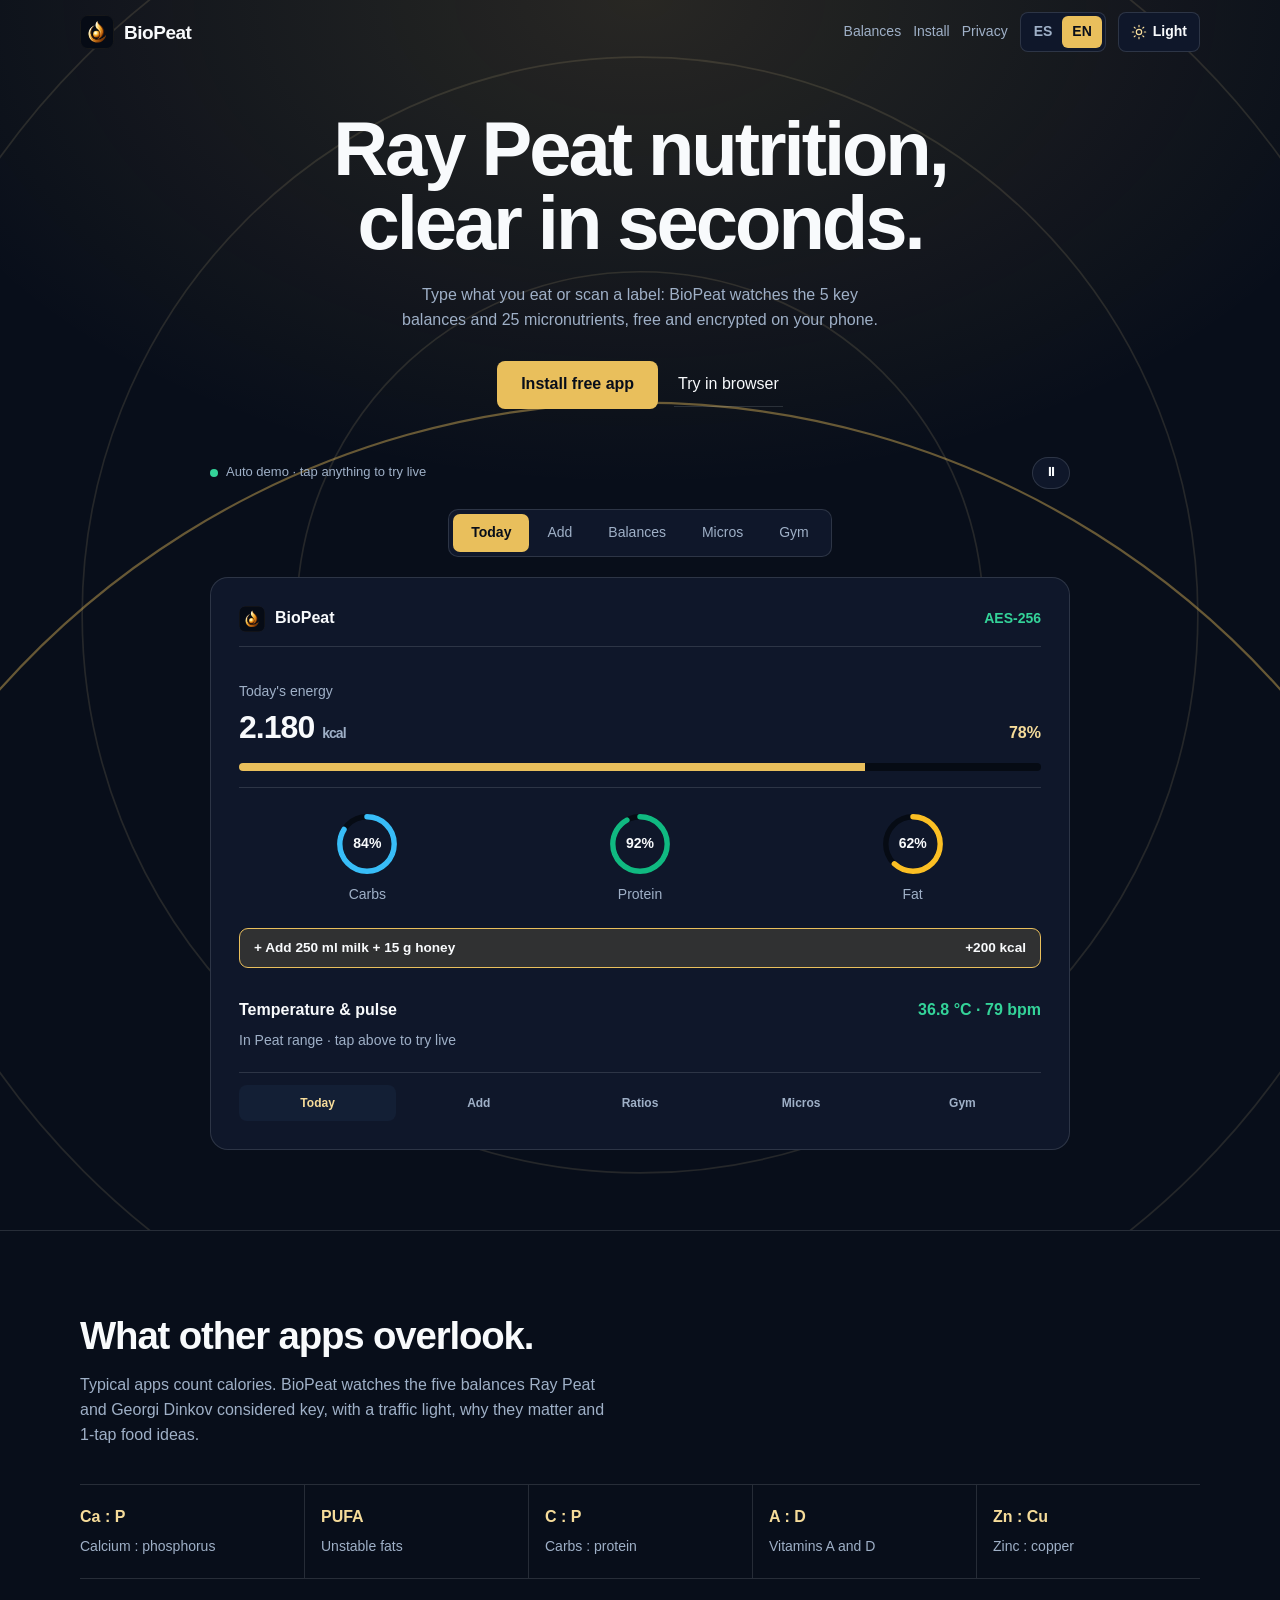
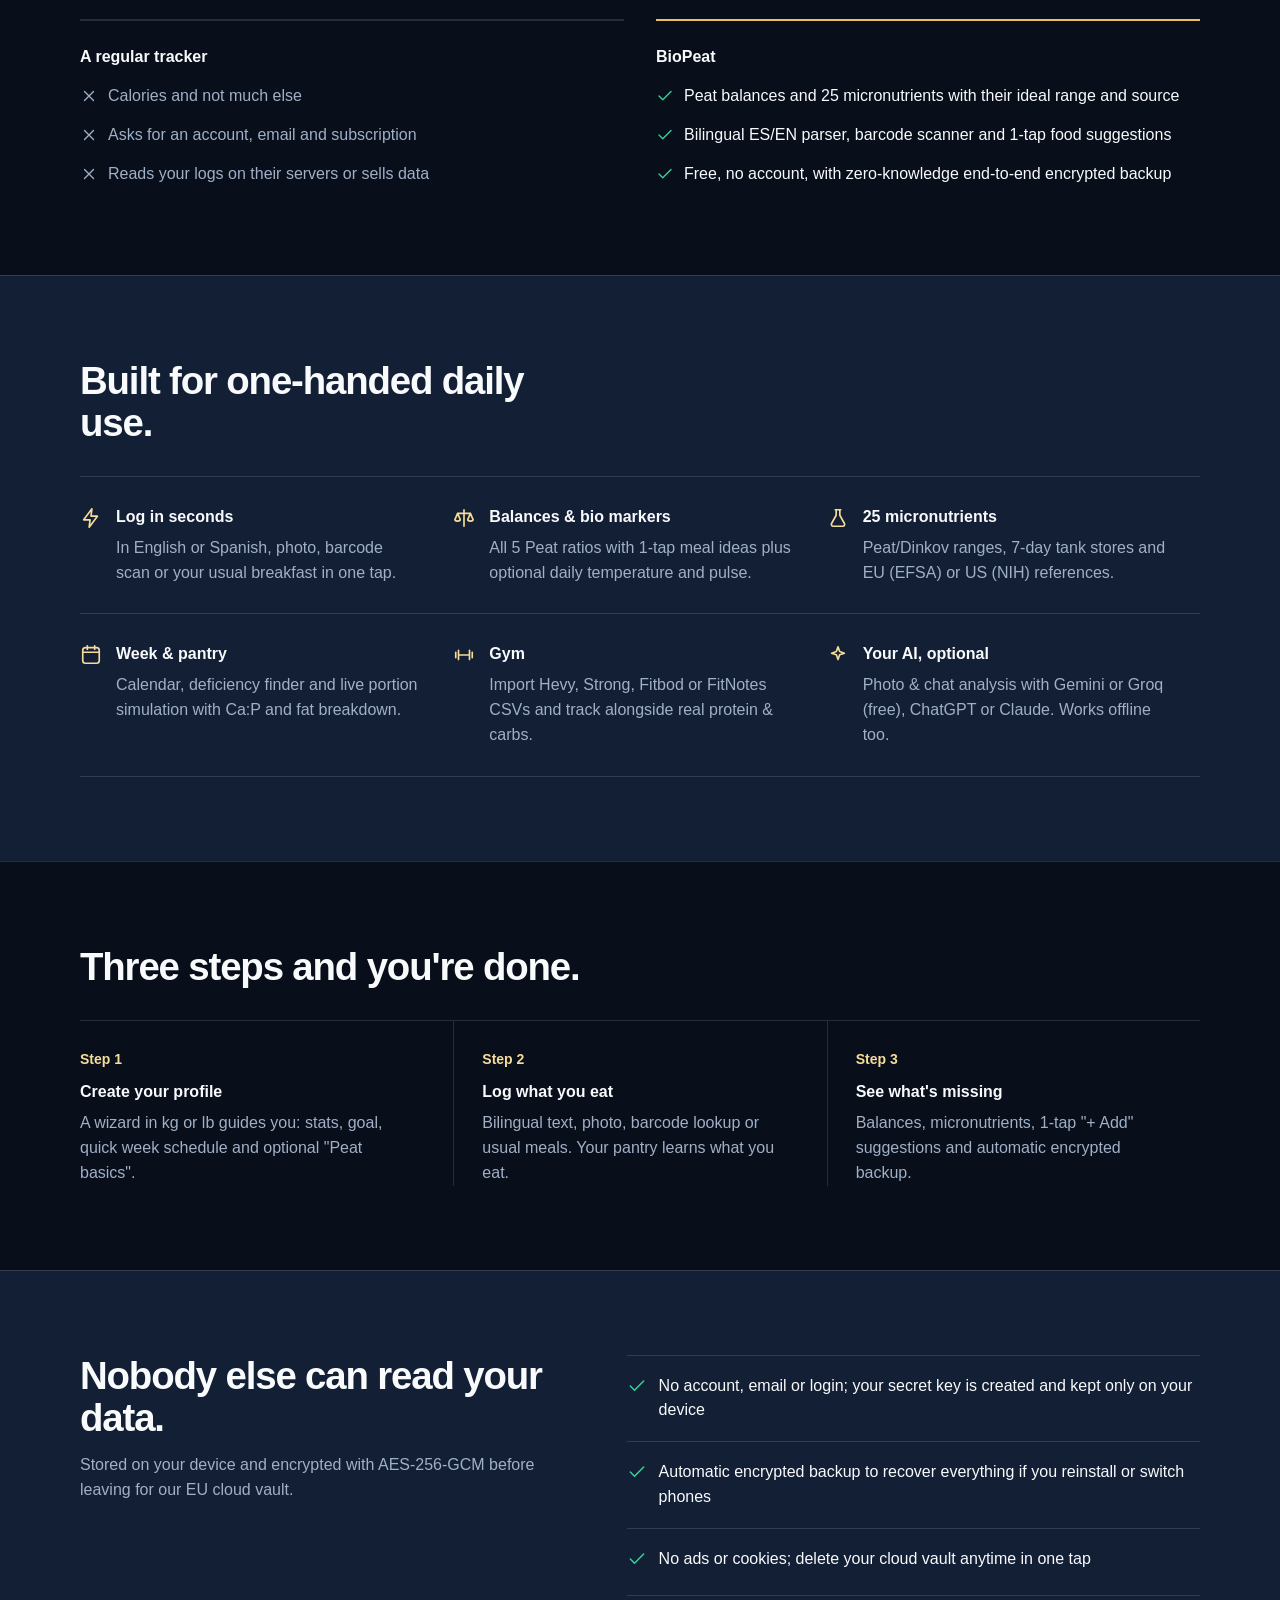
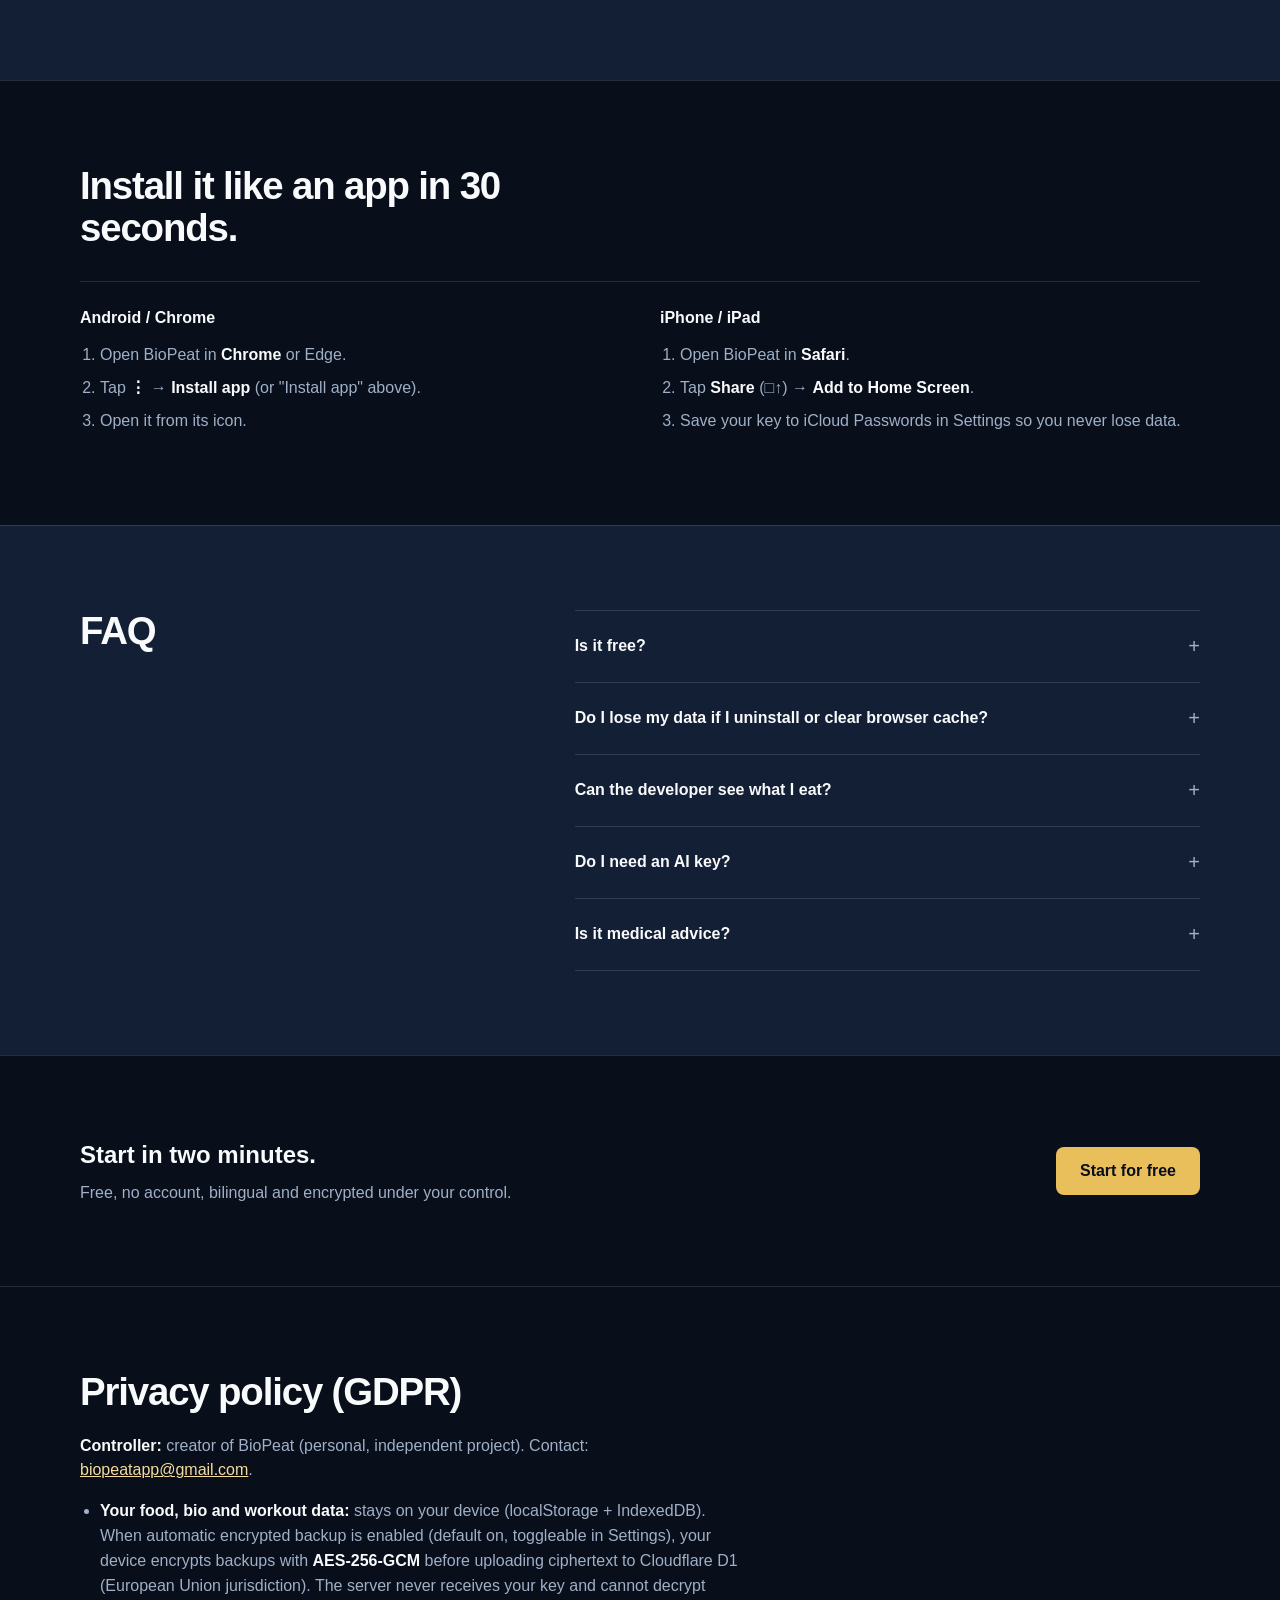
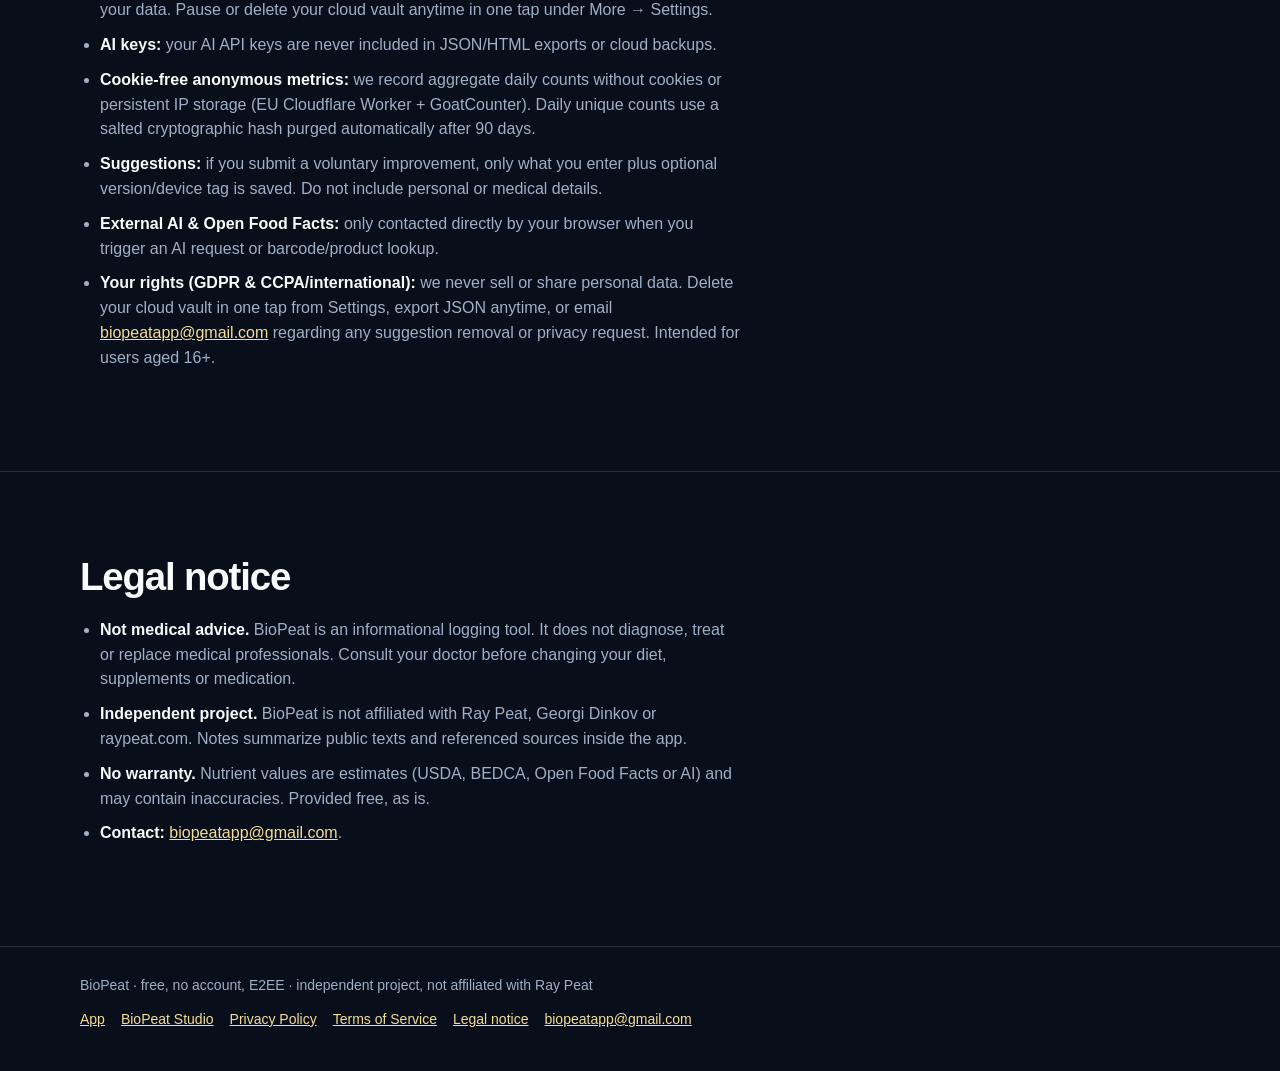
<file: inicio.html>
<!DOCTYPE html>
<html lang="es" data-theme="dark">
<head>
<meta charset="utf-8">
<meta name="viewport" content="width=device-width,initial-scale=1,viewport-fit=cover">
<meta http-equiv="Content-Security-Policy" content="default-src 'self'; script-src 'self' 'unsafe-inline' https://gc.zgo.at; style-src 'self' 'unsafe-inline'; img-src 'self' data:; connect-src 'self' https://biopeat-api.dramirezcp7.workers.dev https://*.goatcounter.com; worker-src 'self'; manifest-src 'self'; object-src 'none'; base-uri 'self'; form-action 'self';">
<title>BioPeat · Tu nutrición al estilo Ray Peat, clara de un vistazo</title>
<meta name="description" content="BioPeat: apunta lo que comes y mira tus calorías, macros, 25 vitaminas y minerales y los equilibrios de Ray Peat. Gratis, sin cuenta, cifrado de extremo a extremo y listo en tu móvil.">
<meta name="theme-color" content="#080e1a">
<meta property="og:title" content="BioPeat · Tu nutrición al estilo Ray Peat">
<meta property="og:description" content="Calcio : fósforo, PUFA, hidratos : proteína, temperatura/pulso y 25 micronutrientes con zonas Peat/Dinkov. Gratis, sin cuenta y con respaldo cifrado E2EE.">
<meta property="og:image" content="icon-512.png?v=81">
<link rel="icon" href="icon-192.png?v=81">
<link rel="apple-touch-icon" href="icon-maskable-512.png?v=81">
<link rel="manifest" href="manifest.json">
<script>
// Redirección si se abre instalada como PWA; y tema/idioma compartidos con index.html.
(function(){
  try{if(window.matchMedia('(display-mode: standalone)').matches||navigator.standalone===true){location.replace('./?empezar=1');return;}}catch(e){}
  var d=document.documentElement,t='dark',l='en';
  try{
    var q=new URLSearchParams(location.search),ql=q.get('lang');
    if(ql==='es'||ql==='en'){l=ql;localStorage.setItem('bp_lang',l);}
    else{
      var sl=localStorage.getItem('bp_lang');
      if(sl==='es'||sl==='en')l=sl;
      else{
        var nav=(navigator.languages&&navigator.languages[0])||navigator.language||'en';
        l=/^es\b/i.test(nav)?'es':'en';
      }
    }
    t=localStorage.getItem('bp_theme')==='light'?'light':'dark';
  }catch(e){}
  d.dataset.theme=t;d.lang=l==='es'?'es':'en';
})();
</script>
<style>
*, *::before, *::after { box-sizing: border-box; }
[hidden] { display: none !important; }

:root {
  --bg: #080e1a;
  --surface: #0f172a;
  --surface-alt: #131f35;
  --ink: #f8fafc;
  --muted: #9fb0c7;
  --line: rgba(248, 250, 252, 0.13);
  --gold: #e9bf5c;
  --gold-ink: #080e1a;
  --gold-txt: #f6dc9a;
  --ok: #34d399;
  --hero-glow: rgba(233, 191, 92, 0.14);
  --solar-stroke: rgba(246, 220, 154, 0.12);
  --solar-accent: rgba(233, 191, 92, 0.42);
  --cta-bg: #e9bf5c;
  --cta-ink: #080e1a;
  --cta-hover: #f3d27a;
  --track-bg: #060b14;
  --bezel: #040811;

  --t-h2: clamp(1.75rem, 3vw, 2.5rem);
  --t-body: 1rem;
  --t-sm: 0.875rem;
  --ease: cubic-bezier(0.22, 1, 0.36, 1);
  color-scheme: dark;
}

html[data-theme="light"] {
  --bg: #f8fafc;
  --surface: #ffffff;
  --surface-alt: #eef2f6;
  --ink: #0f172a;
  --muted: #475569;
  --line: #dce3ec;
  --gold: #d97706;
  --gold-ink: #ffffff;
  --gold-txt: #b45309;
  --ok: #059669;
  --hero-glow: rgba(245, 158, 11, 0.12);
  --solar-stroke: rgba(15, 23, 42, 0.08);
  --solar-accent: rgba(180, 83, 9, 0.36);
  --cta-bg: #0f172a;
  --cta-ink: #ffffff;
  --cta-hover: #1e293b;
  --track-bg: #e2e8f0;
  --bezel: #0f172a;
  color-scheme: light;
}

html { scroll-behavior: smooth; background: var(--bg); }
body {
  margin: 0;
  background: var(--bg);
  color: var(--ink);
  font-family: -apple-system, BlinkMacSystemFont, "Segoe UI", Roboto, Helvetica, Arial, sans-serif;
  font-size: var(--t-body);
  line-height: 1.55;
  font-variant-numeric: tabular-nums;
  -webkit-font-smoothing: antialiased;
  overflow-x: hidden;
}

a { color: var(--gold-txt); }
button { font: inherit; color: inherit; -webkit-tap-highlight-color: transparent; }
html[lang="es"] [data-lang="en"], html[lang="en"] [data-lang="es"] { display: none !important; }

.w {
  width: min(1120px, calc(100% - 32px));
  margin-inline: auto;
}

.skip {
  position: fixed;
  left: 16px;
  top: -80px;
  z-index: 100;
  background: var(--cta-bg);
  color: var(--cta-ink);
  padding: 10px 16px;
  border-radius: 6px;
  font-weight: 600;
  font-size: var(--t-sm);
  text-decoration: none;
}
.skip:focus { top: 16px; }

/* Header: single line, borderless at y=0, separated on scroll */
.top {
  position: fixed;
  top: 0;
  left: 0;
  right: 0;
  z-index: 40;
  background: transparent;
  border-bottom: 1px solid transparent;
  transition: background-color 200ms var(--ease), border-color 200ms var(--ease);
}

.top.scrolled {
  background: color-mix(in srgb, var(--bg) 92%, transparent);
  backdrop-filter: blur(14px);
  -webkit-backdrop-filter: blur(14px);
  border-bottom-color: var(--line);
}

.top .w {
  height: 64px;
  display: flex;
  align-items: center;
  justify-content: space-between;
  gap: 16px;
}

.brand {
  display: inline-flex;
  align-items: center;
  gap: 10px;
  text-decoration: none;
  color: var(--ink);
  flex-shrink: 0;
}

.brand-wordmark {
  font-size: 1.1875rem;
  font-weight: 700;
  letter-spacing: -0.025em;
  line-height: 1;
}

.brand svg {
  width: 34px;
  height: 34px;
  border-radius: 9px;
  flex-shrink: 0;
}

.bp-logo-svg .bp-bg { fill: #060b15; }
.bp-logo-svg .bp-amb { opacity: 1; }
.bp-logo-svg .bp-cradle { fill: #060b15; opacity: 1; }
.bp-logo-svg .bp-rim { stroke: #E9BF5C; stroke-opacity: .42; }
html[data-theme="light"] .bp-logo-svg .bp-bg { fill: #FFFDF7; }
html[data-theme="light"] .bp-logo-svg .bp-amb { opacity: .38; }
html[data-theme="light"] .bp-logo-svg .bp-cradle { opacity: 0; }
html[data-theme="light"] .bp-logo-svg .bp-rim { stroke: #D97706; stroke-opacity: .38; }

.tools {
  display: flex;
  align-items: center;
  gap: 12px;
}

.nav-link {
  font-size: var(--t-sm);
  font-weight: 500;
  color: var(--muted);
  text-decoration: none;
  white-space: nowrap;
  transition: color 160ms var(--ease);
}
.nav-link:hover { color: var(--ink); }

.lang-switch {
  display: inline-flex;
  padding: 3px;
  border-radius: 8px;
  border: 1px solid var(--line);
  background: var(--surface);
}

.lang-btn {
  min-height: 32px;
  padding: 0 10px;
  border: 0;
  border-radius: 6px;
  background: transparent;
  color: var(--muted);
  font-size: var(--t-sm);
  font-weight: 600;
  cursor: pointer;
  transition: background-color 160ms var(--ease), color 160ms var(--ease);
}

.lang-btn[aria-pressed="true"] {
  background: var(--cta-bg);
  color: var(--cta-ink);
}

.theme-btn {
  min-height: 40px;
  padding: 0 12px;
  border-radius: 8px;
  border: 1px solid var(--line);
  background: var(--surface);
  color: var(--ink);
  font-size: var(--t-sm);
  font-weight: 600;
  display: inline-flex;
  align-items: center;
  gap: 6px;
  cursor: pointer;
  transition: border-color 160ms var(--ease), background-color 160ms var(--ease);
}
.theme-btn:hover { background: var(--surface-alt); }
.theme-btn svg { width: 16px; height: 16px; color: var(--gold-txt); flex-shrink: 0; }

/* Hero: full-bleed from y=0 with solar geometry */
.hero {
  position: relative;
  overflow: hidden;
  background:
    radial-gradient(85% 55% at 50% 0%, var(--hero-glow) 0%, transparent 72%),
    var(--bg);
  padding: 112px 0 80px;
}

.solar-art {
  position: absolute;
  inset: 0;
  width: 100%;
  height: 100%;
  pointer-events: none;
}

.hero-inner {
  position: relative;
  z-index: 2;
  display: flex;
  flex-direction: column;
  align-items: center;
  text-align: center;
}

.hero h1 {
  margin: 0;
  max-width: 16ch;
  font-size: clamp(2.5rem, 6vw, 4.75rem);
  font-weight: 700;
  line-height: 0.98;
  letter-spacing: -0.04em;
  color: var(--ink);
}

.lead {
  margin: 22px 0 0;
  max-width: 56ch;
  font-size: var(--t-body);
  color: var(--muted);
}

.ctas {
  margin-top: 28px;
  display: flex;
  flex-wrap: wrap;
  align-items: center;
  justify-content: center;
  gap: 16px;
}

.btn {
  display: inline-flex;
  align-items: center;
  justify-content: center;
  gap: 8px;
  min-height: 48px;
  padding: 0 24px;
  border-radius: 8px;
  border: 0;
  font-size: var(--t-body);
  font-weight: 600;
  text-decoration: none;
  cursor: pointer;
  transition: transform 180ms var(--ease), background-color 180ms var(--ease);
}
.btn:hover { transform: translateY(-1px); }

.btn-primary {
  background: var(--cta-bg);
  color: var(--cta-ink);
}
.btn-primary:hover { background: var(--cta-hover); }

.link-subtle {
  display: inline-flex;
  align-items: center;
  min-height: 44px;
  padding: 0 4px;
  font-size: var(--t-body);
  font-weight: 500;
  color: var(--ink);
  background: transparent;
  border: 0;
  border-bottom: 1px solid var(--line);
  text-decoration: none;
  cursor: pointer;
  transition: border-color 160ms var(--ease);
}
.link-subtle:hover { border-bottom-color: var(--ink); }

/* Interactive phone stage */
.stage {
  margin-top: 48px;
  width: min(860px, 100%);
  display: flex;
  flex-direction: column;
  align-items: center;
  gap: 20px;
}

.s-tabs {
  display: inline-flex;
  padding: 4px;
  border-radius: 10px;
  background: var(--surface);
  border: 1px solid var(--line);
  max-width: 100%;
  overflow-x: auto;
}

.s-tab {
  min-height: 38px;
  padding: 0 18px;
  border: 0;
  border-radius: 7px;
  background: transparent;
  color: var(--muted);
  font-size: var(--t-sm);
  font-weight: 500;
  cursor: pointer;
  white-space: nowrap;
  transition: background-color 180ms var(--ease), color 180ms var(--ease);
}

.s-tab[aria-selected="true"] {
  background: var(--cta-bg);
  color: var(--cta-ink);
  font-weight: 600;
}

.phone {
  width: 100%;
  padding: 28px;
  border-radius: 18px;
  background: var(--surface);
  border: 1px solid var(--line);
  text-align: left;
}

.screen {
  display: grid;
  gap: 16px;
}

.s-head {
  display: flex;
  align-items: center;
  justify-content: space-between;
  padding-bottom: 14px;
  border-bottom: 1px solid var(--line);
  font-weight: 700;
  font-size: var(--t-body);
}

.s-head-l {
  display: inline-flex;
  align-items: center;
  gap: 10px;
}

.s-head-l svg {
  width: 26px;
  height: 26px;
  border-radius: 7px;
}

.s-head-meta {
  font-size: var(--t-sm);
  font-weight: 600;
  color: var(--ok);
}

.inapp-bar {
  width: min(720px, 100%);
  margin: 0 auto 18px;
  padding: 12px 16px;
  border-radius: 12px;
  background: var(--surface-alt);
  border: 1px solid var(--gold);
  display: flex;
  flex-wrap: wrap;
  align-items: center;
  justify-content: space-between;
  gap: 10px;
  text-align: left;
  font-size: var(--t-sm);
}
.demo-bar {
  display: flex;
  align-items: center;
  justify-content: space-between;
  gap: 12px;
  width: 100%;
  font-size: 0.8125rem;
  color: var(--muted);
}
.demo-pill {
  display: inline-flex;
  align-items: center;
  gap: 8px;
}
.demo-dot {
  width: 8px;
  height: 8px;
  border-radius: 99px;
  background: var(--ok);
}
.demo-btn {
  min-height: 32px;
  padding: 0 12px;
  border-radius: 99px;
  border: 1px solid var(--line);
  background: var(--surface);
  color: var(--ink);
  font-size: 0.78rem;
  font-weight: 600;
  cursor: pointer;
}
.sim-chips {
  display: flex;
  flex-wrap: wrap;
  gap: 8px;
}
.sim-chip {
  min-height: 38px;
  padding: 6px 12px;
  border-radius: 9px;
  border: 1px solid var(--line);
  background: var(--surface-alt);
  color: var(--ink);
  font-size: 0.8125rem;
  font-weight: 600;
  cursor: pointer;
}
.sim-chip:hover { border-color: var(--gold); }
.sim-chip.added { border-color: var(--ok); color: var(--ok); }
.sim-action {
  min-height: 40px;
  padding: 8px 14px;
  border-radius: 9px;
  border: 1px solid var(--gold);
  background: color-mix(in srgb, var(--gold) 15%, transparent);
  color: var(--ink);
  font-size: 0.85rem;
  font-weight: 600;
  cursor: pointer;
  width: 100%;
  text-align: left;
  display: flex;
  align-items: center;
  justify-content: space-between;
}
.sim-nav {
  display: grid;
  grid-template-columns: repeat(5, 1fr);
  gap: 4px;
  padding-top: 12px;
  border-top: 1px solid var(--line);
  margin-top: 4px;
}
.sim-nav button {
  min-height: 36px;
  border: 0;
  border-radius: 8px;
  background: transparent;
  color: var(--muted);
  font-size: 0.75rem;
  font-weight: 600;
  cursor: pointer;
}
.sim-nav button[aria-current="true"] {
  background: var(--surface-alt);
  color: var(--gold-txt);
}
.inst-dlg {
  width: min(460px, calc(100% - 24px));
  border: 1px solid var(--line);
  border-radius: 16px;
  background: var(--surface);
  color: var(--ink);
  padding: 20px;
}
.inst-dlg::backdrop { background: rgba(4, 8, 17, 0.72); backdrop-filter: blur(4px); }
.inst-dlg h3 { margin: 0 0 10px; font-size: 1.125rem; }
.inst-dlg ol { margin: 0 0 16px; padding-left: 20px; color: var(--muted); display: grid; gap: 8px; }
.inst-dlg b { color: var(--ink); }
.inst-dlg-head { display: flex; align-items: center; justify-content: space-between; gap: 8px; margin-bottom: 10px; }
.inst-dlg-close { min-width: 36px; min-height: 36px; border: 1px solid var(--line); border-radius: 8px; background: transparent; cursor: pointer; font-size: 1.1rem; }

.s-pane {
  display: grid;
  gap: 14px;
}

.s-card {
  padding: 16px 0;
  border-bottom: 1px solid var(--line);
}
.s-card:last-child { border-bottom: 0; padding-bottom: 0; }

.s-energy-row {
  display: flex;
  justify-content: space-between;
  align-items: baseline;
  gap: 12px;
}

.s-energy b {
  font-size: clamp(1.5rem, 2.5vw, 2rem);
  font-weight: 700;
  letter-spacing: -0.03em;
}

.s-energy em {
  font-style: normal;
  font-size: var(--t-body);
  font-weight: 700;
  color: var(--gold-txt);
}

.s-track {
  height: 8px;
  border-radius: 6px;
  background: var(--track-bg);
  overflow: hidden;
  margin-top: 10px;
}

.s-track i {
  display: block;
  height: 100%;
  width: 78%;
  background: var(--gold);
}

.s-rings {
  display: grid;
  grid-template-columns: repeat(3, minmax(0, 1fr));
  gap: 16px;
  padding: 8px 0;
}

.s-ring {
  display: flex;
  flex-direction: column;
  align-items: center;
  gap: 6px;
  font-size: var(--t-sm);
  color: var(--muted);
}

.s-ring-wrap {
  position: relative;
  width: 68px;
  height: 68px;
  display: grid;
  place-items: center;
}

.s-ring svg {
  position: absolute;
  inset: 0;
  width: 100%;
  height: 100%;
  transform: rotate(-90deg);
}

.s-ring circle { fill: none; stroke-width: 8; }
.s-ring .bg { stroke: var(--track-bg); }

.s-ring .v {
  font-weight: 700;
  font-size: var(--t-sm);
  color: var(--ink);
}

.s-ratio {
  display: grid;
  gap: 8px;
}

.s-ratio .r1 {
  display: flex;
  align-items: center;
  justify-content: space-between;
  gap: 12px;
  font-size: var(--t-body);
  font-weight: 600;
}
.s-ratio .r1 b { color: var(--ok); }

.s-bar {
  position: relative;
  height: 8px;
  border-radius: 6px;
  background: var(--track-bg);
}
.s-bar i { position: absolute; top: 0; bottom: 0; border-radius: 6px; }
.s-bar b {
  position: absolute;
  top: 50%;
  width: 12px;
  height: 12px;
  margin: -6px 0 0 -6px;
  border-radius: 50%;
  background: var(--ink);
  border: 2px solid var(--surface);
}

.s-tip {
  font-size: var(--t-sm);
  color: var(--muted);
}

.s-nrow { display: grid; gap: 6px; }
.s-nrow-top {
  display: flex;
  justify-content: space-between;
  font-size: var(--t-body);
  font-weight: 600;
}
.s-nrow-top span:last-child { color: var(--ok); }

.s-gym {
  display: flex;
  align-items: flex-end;
  gap: 8px;
  height: 84px;
  padding-top: 12px;
}
.s-gym i {
  flex: 1;
  border-radius: 4px 4px 0 0;
  background: var(--gold);
  opacity: 0.85;
}

/* Sections */
.section {
  padding: 84px 0;
  border-top: 1px solid var(--line);
}

.section-alt {
  background: var(--surface-alt);
}

.section h2 {
  margin: 0 0 16px;
  max-width: 24ch;
  font-size: var(--t-h2);
  font-weight: 700;
  line-height: 1.1;
  letter-spacing: -0.03em;
}

.sub {
  margin: 0 0 36px;
  max-width: 60ch;
  color: var(--muted);
}

/* 5 balances ruled strip */
.balances {
  display: grid;
  grid-template-columns: repeat(5, minmax(0, 1fr));
  border-top: 1px solid var(--line);
  border-bottom: 1px solid var(--line);
}

.bal {
  padding: 20px 16px 20px 0;
}
.bal + .bal {
  padding-left: 16px;
  border-left: 1px solid var(--line);
}
.bal b {
  display: block;
  font-size: var(--t-body);
  font-weight: 700;
  color: var(--gold-txt);
  margin-bottom: 4px;
}
.bal span {
  font-size: var(--t-sm);
  color: var(--muted);
}

/* Comparison 2-col */
.vs {
  display: grid;
  grid-template-columns: 1fr 1fr;
  gap: 32px;
  margin-top: 40px;
}

.vs-col {
  padding: 24px 0 0;
  border-top: 2px solid var(--line);
}
.vs-col.yes { border-top-color: var(--gold); }
.vs-col h3 {
  margin: 0 0 14px;
  font-size: var(--t-body);
  font-weight: 700;
}
.vs-col ul {
  margin: 0;
  padding: 0;
  list-style: none;
  display: grid;
  gap: 10px;
}
.vs-col li {
  display: flex;
  gap: 10px;
  align-items: flex-start;
  color: var(--muted);
}
.vs-col.yes li { color: var(--ink); }
.vs-col li svg { width: 18px; height: 18px; flex-shrink: 0; margin-top: 3px; }
.vs-col.no li svg { color: var(--muted); }
.vs-col.yes li svg { color: var(--ok); }

/* 6 features architectural grid */
.grid {
  display: grid;
  grid-template-columns: repeat(3, minmax(0, 1fr));
  border-top: 1px solid var(--line);
  margin-top: 32px;
}

.feat {
  padding: 28px 24px 28px 0;
  border-bottom: 1px solid var(--line);
  display: flex;
  gap: 14px;
  align-items: flex-start;
}

.feat-ico {
  width: 22px;
  height: 22px;
  flex-shrink: 0;
  margin-top: 2px;
  color: var(--gold-txt);
}
.feat-ico svg { width: 22px; height: 22px; }

.feat h3 {
  margin: 0 0 6px;
  font-size: var(--t-body);
  font-weight: 700;
}
.feat p {
  margin: 0;
  max-width: 34ch;
  color: var(--muted);
}

/* 3 Steps */
.steps {
  display: grid;
  grid-template-columns: repeat(3, minmax(0, 1fr));
  border-top: 1px solid var(--line);
  margin-top: 32px;
}

.step {
  padding: 28px 28px 0 0;
}
.step + .step {
  padding-left: 28px;
  border-left: 1px solid var(--line);
}
.step-num {
  display: block;
  margin-bottom: 10px;
  font-size: var(--t-sm);
  font-weight: 700;
  color: var(--gold-txt);
}
.step h3 {
  margin: 0 0 6px;
  font-size: var(--t-body);
  font-weight: 700;
}
.step p {
  margin: 0;
  max-width: 34ch;
  color: var(--muted);
}

/* Privacy split */
.privacy {
  display: grid;
  grid-template-columns: minmax(0, 1fr) minmax(0, 1.15fr);
  gap: 48px;
  align-items: start;
}
.privacy h2 { margin-bottom: 14px; }
.privacy .sub { margin-bottom: 0; }
.privacy ul {
  margin: 0;
  padding: 0;
  list-style: none;
  border-top: 1px solid var(--line);
}
.privacy li {
  display: flex;
  gap: 12px;
  padding: 18px 0;
  border-bottom: 1px solid var(--line);
}
.privacy li svg { width: 20px; height: 20px; flex-shrink: 0; margin-top: 2px; color: var(--ok); }

/* Install steps 2-col */
.install {
  display: grid;
  grid-template-columns: 1fr 1fr;
  gap: 40px;
  margin-top: 32px;
  border-top: 1px solid var(--line);
}
.install-col {
  padding-top: 24px;
}
.install-col h3 {
  margin: 0 0 12px;
  font-size: var(--t-body);
  font-weight: 700;
}
.install-col ol {
  margin: 0;
  padding-left: 20px;
  color: var(--muted);
}
.install-col li { margin: 8px 0; }
.install-col b { color: var(--ink); }

/* FAQ 2-col */
.faq-layout {
  display: grid;
  grid-template-columns: minmax(0, 1fr) minmax(0, 1.4fr);
  gap: 48px;
  align-items: start;
}
.faq-layout h2 { margin: 0; }
.faq-list { border-top: 1px solid var(--line); }
.faq-list details { border-bottom: 1px solid var(--line); }
.faq-list summary {
  list-style: none;
  padding: 20px 0;
  display: flex;
  align-items: center;
  justify-content: space-between;
  gap: 16px;
  cursor: pointer;
  font-size: var(--t-body);
  font-weight: 700;
}
.faq-list summary::-webkit-details-marker { display: none; }
.faq-list summary::after {
  content: "+";
  font-size: 1.25rem;
  font-weight: 400;
  color: var(--muted);
  transition: transform 180ms var(--ease);
}
.faq-list details[open] summary::after { transform: rotate(45deg); }
.faq-list details p {
  margin: 0 0 20px;
  max-width: 58ch;
  color: var(--muted);
}

/* Final CTA band */
.final {
  padding: 80px 0;
  border-top: 1px solid var(--line);
}
.final-inner {
  display: flex;
  flex-wrap: wrap;
  align-items: center;
  justify-content: space-between;
  gap: 28px;
}
.final h2 { margin: 0 0 8px; }
.final p { margin: 0; max-width: 52ch; color: var(--muted); }

/* Legal */
.legal h2 { margin-bottom: 20px; }
.legal p, .legal li { color: var(--muted); max-width: 72ch; }
.legal b { color: var(--ink); }
.legal ul { padding-left: 20px; display: grid; gap: 10px; }

footer {
  border-top: 1px solid var(--line);
  padding: 28px 0 40px;
  font-size: var(--t-sm);
  color: var(--muted);
}
.footer-inner {
  display: flex;
  flex-wrap: wrap;
  align-items: center;
  justify-content: space-between;
  gap: 12px;
}
.footer-links {
  display: flex;
  flex-wrap: wrap;
  gap: 16px;
}

/* Sticky mobile CTA */
.sticky {
  position: fixed;
  left: 0;
  right: 0;
  bottom: 0;
  z-index: 35;
  display: none;
  padding: 12px 16px calc(12px + env(safe-area-inset-bottom));
  background: color-mix(in srgb, var(--bg) 94%, transparent);
  backdrop-filter: blur(12px);
  border-top: 1px solid var(--line);
  transform: translateY(100%);
  transition: transform 220ms var(--ease);
}
.sticky.visible { transform: translateY(0); }
.sticky .btn { width: 100%; }

@media (max-width: 960px) {
  .balances { grid-template-columns: repeat(3, minmax(0, 1fr)); }
  .bal:nth-child(4) { padding-left: 0; border-left: 0; }
  .bal:nth-child(4), .bal:nth-child(5) { border-top: 1px solid var(--line); }
  .grid { grid-template-columns: repeat(2, minmax(0, 1fr)); }
  .privacy, .faq-layout { grid-template-columns: 1fr; gap: 28px; }
}

@media (max-width: 720px) {
  .nav-link { display: none; }
  .hero { padding: 96px 0 56px; }
  .section { padding: 64px 0; }
  .vs, .install, .steps { grid-template-columns: 1fr; gap: 24px; }
  .step { padding: 20px 0; border-bottom: 1px solid var(--line); }
  .step + .step { padding-left: 0; border-left: 0; }
  .grid { grid-template-columns: 1fr; }
  .feat { padding-right: 0; }
  .balances { grid-template-columns: repeat(2, minmax(0, 1fr)); }
  .bal { padding: 16px 12px 16px 0; }
  .bal + .bal { padding-left: 12px; }
  .bal:nth-child(odd) { padding-left: 0; border-left: 0; }
  .bal:nth-child(n+3) { border-top: 1px solid var(--line); }
  .sticky { display: block; }
  body { padding-bottom: 74px; }
}

@media (prefers-reduced-motion: reduce) {
  html { scroll-behavior: auto; }
  *, *::before, *::after {
    transition-duration: 0.01ms !important;
    animation-duration: 0.01ms !important;
  }
}
</style>
</head>
<body>
<a class="skip" href="#contenido" data-lang="es">Saltar al contenido</a>
<a class="skip" href="#contenido" data-lang="en">Skip to content</a>

<header class="top" id="siteHeader">
  <div class="w">
    <a class="brand" href="#">
      <svg class="bp-logo-svg" viewBox="0 0 1024 1024" aria-hidden="true">
        <defs>
          <radialGradient id="sf1Amb" cx="49%" cy="52%" r="38%"><stop offset="0%" stop-color="#ffbf47" stop-opacity=".38"/><stop offset="55%" stop-color="#e08819" stop-opacity=".12"/><stop offset="100%" stop-color="#04070e" stop-opacity="0"/></radialGradient>
          <linearGradient id="sf1Cr" x1="14%" y1="16%" x2="86%" y2="88%"><stop offset="0%" stop-color="#fff6cf"/><stop offset="22%" stop-color="#f8cd5c"/><stop offset="52%" stop-color="#dc881c"/><stop offset="82%" stop-color="#9c4c09"/><stop offset="100%" stop-color="#5e2803"/></linearGradient>
          <linearGradient id="sf1CrIn" x1="18%" y1="78%" x2="82%" y2="22%"><stop offset="0%" stop-color="#522102"/><stop offset="40%" stop-color="#9e4d09"/><stop offset="80%" stop-color="#e89a25"/><stop offset="100%" stop-color="#ffd978"/></linearGradient>
          <linearGradient id="sf1Fl" x1="22%" y1="4%" x2="84%" y2="96%"><stop offset="0%" stop-color="#fffbe6"/><stop offset="20%" stop-color="#ffe184"/><stop offset="48%" stop-color="#f2a829"/><stop offset="80%" stop-color="#c2630c"/><stop offset="100%" stop-color="#6b2c03"/></linearGradient>
          <linearGradient id="sf1FlS" x1="0%" y1="12%" x2="100%" y2="88%"><stop offset="0%" stop-color="#cf7512"/><stop offset="50%" stop-color="#873a05"/><stop offset="100%" stop-color="#3b1501"/></linearGradient>
          <radialGradient id="sf1Orb" cx="38%" cy="32%" r="68%"><stop offset="0%" stop-color="#fffef5"/><stop offset="25%" stop-color="#ffeb9c"/><stop offset="55%" stop-color="#f6ad2d"/><stop offset="85%" stop-color="#c4630a"/><stop offset="100%" stop-color="#8f3d04"/></radialGradient>
        </defs>
        <rect class="bp-bg" width="1024" height="1024" rx="232"/>
        <circle class="bp-amb" cx="512" cy="526" r="395" fill="url(#sf1Amb)"/>
        <rect class="bp-rim" x="12" y="12" width="1000" height="1000" rx="220" fill="none" stroke-width="6"/>
        <g transform="translate(512 512) scale(1.06) translate(-512 -512)">
          <circle class="bp-cradle" cx="502" cy="548" r="220"/>
          <path fill="url(#sf1Cr)" d="M450 322C324 366 252 488 278 620C304 750 426 830 560 810C670 794 750 710 770 594C730 676 648 734 548 738C420 744 330 648 330 520C330 432 378 360 450 322Z"/>
          <path fill="url(#sf1CrIn)" d="M450 322C378 360 330 432 330 520C330 648 420 744 548 738C648 734 730 676 770 594C726 666 644 714 544 714C426 714 348 628 350 516C352 434 392 364 450 322Z"/>
          <path fill="#fffbe8" opacity=".78" d="M446 326C328 370 260 488 284 614C306 724 404 798 520 804C412 790 326 716 304 608C282 496 342 384 446 326Z"/>
          <circle cx="496" cy="574" r="95" fill="url(#sf1Orb)"/>
          <ellipse cx="466" cy="540" rx="34" ry="22" transform="rotate(-32 466 540)" fill="#fff" opacity=".55"/>
          <path fill="url(#sf1FlS)" d="M522 198C488 266 490 328 546 384C604 442 646 490 636 578C628 634 588 682 520 714C622 694 704 618 712 518C720 420 658 360 594 304C548 264 526 234 522 198Z"/>
          <path fill="url(#sf1Fl)" d="M522 198C456 268 450 358 522 428C586 490 616 546 594 622C580 668 554 696 520 714C604 690 672 620 682 526C692 436 636 376 578 320C536 280 514 240 522 198Z"/>
          <path fill="#fffbe8" opacity=".82" d="M522 206C472 270 470 344 534 408C596 470 634 522 624 606C642 532 610 466 548 400C492 342 488 272 522 206Z"/>
        </g>
      </svg>
      <span class="brand-wordmark">BioPeat</span>
    </a>

    <div class="tools">
      <a class="nav-link" href="#como"><span data-lang="es">Equilibrios</span><span data-lang="en">Balances</span></a>
      <a class="nav-link" href="#instalar"><span data-lang="es">Instalar</span><span data-lang="en">Install</span></a>
      <a class="nav-link" href="#privacidad"><span data-lang="es">Privacidad</span><span data-lang="en">Privacy</span></a>
      <div class="lang-switch" role="group" aria-label="Idioma / Language">
        <button type="button" class="lang-btn" data-l="es" aria-pressed="false">ES</button>
        <button type="button" class="lang-btn" data-l="en" aria-pressed="false">EN</button>
      </div>
      <button type="button" class="theme-btn" id="theme" aria-label="Modo claro u oscuro"></button>
    </div>
  </div>
</header>

<main id="contenido">
  <section class="hero" id="hero">
    <svg class="solar-art" viewBox="0 0 1440 860" preserveAspectRatio="xMidYMid slice" aria-hidden="true">
      <circle cx="720" cy="430" r="240" fill="none" stroke="var(--solar-stroke)" stroke-width="1.2"/>
      <circle cx="720" cy="430" r="390" fill="none" stroke="var(--solar-stroke)" stroke-width="1.2"/>
      <circle cx="720" cy="430" r="550" fill="none" stroke="var(--solar-stroke)" stroke-width="1.2"/>
      <path d="M180 620 A600 600 0 0 1 1260 620" fill="none" stroke="var(--solar-accent)" stroke-width="1.5"/>
    </svg>

    <div class="w hero-inner">
      <div class="inapp-bar" id="inapp-bar" hidden>
        <span data-lang="es">Estás en el navegador de Instagram/red social. Ábrela en Chrome o Safari para instalar la app.</span>
        <span data-lang="en">You're inside an in-app browser. Open in Chrome or Safari to install the app.</span>
        <button type="button" class="btn btn-primary" style="min-height:38px;padding:0 14px;font-size:0.85rem" id="inapp-open">
          <span data-lang="es">Abrir para instalar</span>
          <span data-lang="en">Open to install</span>
        </button>
      </div>

      <h1 data-lang="es">Tu nutrición Ray Peat, clara en segundos.</h1>
      <h1 data-lang="en">Ray Peat nutrition, clear in seconds.</h1>

      <p class="lead" data-lang="es">Apunta lo que comes o escanea una etiqueta: BioPeat vigila los 5 equilibrios clave y 25 micronutrientes, gratis y cifrado en tu móvil.</p>
      <p class="lead" data-lang="en">Type what you eat or scan a label: BioPeat watches the 5 key balances and 25 micronutrients, free and encrypted on your phone.</p>

      <div class="ctas">
        <button type="button" class="btn btn-primary" id="install">
          <span data-lang="es">Instalar app gratis</span>
          <span data-lang="en">Install free app</span>
        </button>
        <a class="link-subtle" id="heroStart" href="./?empezar=1">
          <span data-lang="es">Probar en el navegador</span>
          <span data-lang="en">Try in browser</span>
        </a>
      </div>

      <div class="stage">
        <div class="demo-bar">
          <span class="demo-pill"><span class="demo-dot" id="demo-dot"></span><span id="demo-lbl" data-lang="es">Demo automática · toca cualquier botón para probar</span><span id="demo-lbl-en" data-lang="en">Auto demo · tap anything to try live</span></span>
          <button type="button" class="demo-btn" id="demo-toggle">⏸</button>
        </div>
        <div class="s-tabs" role="tablist" aria-label="Vista previa">
          <button type="button" class="s-tab" role="tab" data-mview="today" aria-selected="true"><span data-lang="es">Hoy</span><span data-lang="en">Today</span></button>
          <button type="button" class="s-tab" role="tab" data-mview="add" aria-selected="false"><span data-lang="es">Añadir</span><span data-lang="en">Add</span></button>
          <button type="button" class="s-tab" role="tab" data-mview="bal" aria-selected="false"><span data-lang="es">Ratios</span><span data-lang="en">Balances</span></button>
          <button type="button" class="s-tab" role="tab" data-mview="micro" aria-selected="false"><span data-lang="es">Micros</span><span data-lang="en">Micros</span></button>
          <button type="button" class="s-tab" role="tab" data-mview="gym" aria-selected="false"><span data-lang="es">Gym</span><span data-lang="en">Gym</span></button>
        </div>

        <div class="phone" aria-label="Simulador interactivo de BioPeat">
          <div class="screen">
            <div class="s-head">
              <div class="s-head-l">
                <svg class="bp-logo-svg" viewBox="0 0 1024 1024" aria-hidden="true">
                  <rect class="bp-bg" width="1024" height="1024" rx="232"/>
                  <circle class="bp-amb" cx="512" cy="526" r="395" fill="url(#sf1Amb)"/>
                  <rect class="bp-rim" x="12" y="12" width="1000" height="1000" rx="220" fill="none" stroke-width="6"/>
                  <g transform="translate(512 512) scale(1.06) translate(-512 -512)">
                    <circle class="bp-cradle" cx="502" cy="548" r="220"/>
                    <path fill="url(#sf1Cr)" d="M450 322C324 366 252 488 278 620C304 750 426 830 560 810C670 794 750 710 770 594C730 676 648 734 548 738C420 744 330 648 330 520C330 432 378 360 450 322Z"/>
                    <path fill="url(#sf1CrIn)" d="M450 322C378 360 330 432 330 520C330 648 420 744 548 738C648 734 730 676 770 594C726 666 644 714 544 714C426 714 348 628 350 516C352 434 392 364 450 322Z"/>
                    <circle cx="496" cy="574" r="95" fill="url(#sf1Orb)"/>
                    <path fill="url(#sf1FlS)" d="M522 198C488 266 490 328 546 384C604 442 646 490 636 578C628 634 588 682 520 714C622 694 704 618 712 518C720 420 658 360 594 304C548 264 526 234 522 198Z"/>
                    <path fill="url(#sf1Fl)" d="M522 198C456 268 450 358 522 428C586 490 616 546 594 622C580 668 554 696 520 714C604 690 672 620 682 526C692 436 636 376 578 320C536 280 514 240 522 198Z"/>
                  </g>
                </svg>
                <span>BioPeat</span>
              </div>
              <span class="s-head-meta">AES-256</span>
            </div>

            <div class="s-pane" data-mpane="today">
              <div class="s-card s-energy">
                <span class="s-tip" data-lang="es">Energía del día</span>
                <span class="s-tip" data-lang="en">Today's energy</span>
                <div class="s-energy-row">
                  <b><span id="sim-kcal">2.180</span> <span class="s-tip">kcal</span></b>
                  <em id="sim-kcal-pct">78%</em>
                </div>
                <div class="s-track"><i id="sim-kcal-bar" style="width:78%"></i></div>
              </div>
              <div class="s-rings">
                <div class="s-ring">
                  <div class="s-ring-wrap">
                    <svg viewBox="0 0 100 100"><circle class="bg" cx="50" cy="50" r="40"/><circle id="sim-c-ring" cx="50" cy="50" r="40" stroke="#38bdf8" stroke-linecap="round" pathLength="100" stroke-dasharray="84 100"/></svg>
                    <div class="v" id="sim-c-pct">84%</div>
                  </div>
                  <span data-lang="es">Hidratos</span><span data-lang="en">Carbs</span>
                </div>
                <div class="s-ring">
                  <div class="s-ring-wrap">
                    <svg viewBox="0 0 100 100"><circle class="bg" cx="50" cy="50" r="40"/><circle id="sim-p-ring" cx="50" cy="50" r="40" stroke="#10b981" stroke-linecap="round" pathLength="100" stroke-dasharray="92 100"/></svg>
                    <div class="v" id="sim-p-pct">92%</div>
                  </div>
                  <span data-lang="es">Proteína</span><span data-lang="en">Protein</span>
                </div>
                <div class="s-ring">
                  <div class="s-ring-wrap">
                    <svg viewBox="0 0 100 100"><circle class="bg" cx="50" cy="50" r="40"/><circle id="sim-f-ring" cx="50" cy="50" r="40" stroke="#fbbf24" stroke-linecap="round" pathLength="100" stroke-dasharray="62 100"/></svg>
                    <div class="v" id="sim-f-pct">62%</div>
                  </div>
                  <span data-lang="es">Grasa</span><span data-lang="en">Fat</span>
                </div>
              </div>
              <button type="button" class="sim-action" id="sim-quick-add">
                <span data-lang="es">+ Añadir 250 ml leche + 15 g miel</span>
                <span data-lang="en">+ Add 250 ml milk + 15 g honey</span>
                <b>+200 kcal</b>
              </button>
              <div class="s-card s-ratio">
                <div class="r1">
                  <span data-lang="es">Temperatura y pulso</span>
                  <span data-lang="en">Temperature &amp; pulse</span>
                  <b data-lang="es">36,8 °C · 79 lpm</b>
                  <b data-lang="en">36.8 °C · 79 bpm</b>
                </div>
                <div class="s-tip" data-lang="es">En rango Peat · toca arriba para probar</div>
                <div class="s-tip" data-lang="en">In Peat range · tap above to try live</div>
              </div>
            </div>

            <div class="s-pane" data-mpane="add" hidden>
              <div class="s-card">
                <span class="s-tip" data-lang="es">Escribe normal («una galleta», «200 ml leche»), sube foto o escanea etiqueta</span>
                <span class="s-tip" data-lang="en">Type naturally ("1 cookie", "200 ml milk"), snap a photo or scan barcode</span>
                <div class="sim-chips" style="margin-top:10px">
                  <button type="button" class="sim-chip" data-sim-food="milk">+ 250 ml leche (153 kcal)</button>
                  <button type="button" class="sim-chip" data-sim-food="banana">+ 1 plátano (107 kcal)</button>
                  <button type="button" class="sim-chip" data-sim-food="eggs">+ 2 huevos (170 kcal)</button>
                  <button type="button" class="sim-chip" data-sim-food="cookie">+ 1 galleta (96 kcal)</button>
                </div>
              </div>
              <div class="s-card s-tip" id="sim-add-log" data-lang="es">Despensa inteligente: recuerda el peso de cada unidad y calcula sin gastar IA.</div>
              <div class="s-card s-tip" id="sim-add-log-en" data-lang="en">Smart pantry: remembers unit weights and logs instantly without AI calls.</div>
            </div>

            <div class="s-pane" data-mpane="bal" hidden>
              <div class="s-card s-ratio">
                <div class="r1"><span data-lang="es">Calcio : fósforo</span><span data-lang="en">Calcium : phosphorus</span><b id="sim-cap">1,34 : 1</b></div>
                <div class="s-bar"><i style="left:60%;width:40%;background:#34d39955"></i><i style="left:47%;width:13%;background:#bef26440"></i><b style="left:67%"></b></div>
                <div class="s-tip" data-lang="es">Meta ≥ 1,2 : 1 · lácteos protegen hueso y PTH</div>
                <div class="s-tip" data-lang="en">Goal ≥ 1.2 : 1 · dairy protects bone &amp; PTH</div>
              </div>
              <div class="s-card s-ratio">
                <div class="r1"><span>PUFA</span><b>2,1 g</b></div>
                <div class="s-bar"><i style="left:0;width:50%;background:#34d39955"></i><b style="left:26%"></b></div>
                <div class="s-tip" data-lang="es">Te quedan 1,9 g hasta tu límite personal</div>
                <div class="s-tip" data-lang="en">1.9 g left under your personal limit</div>
              </div>
              <div class="s-card s-ratio">
                <div class="r1"><span>A : D (7 d) · Zn : Cu</span><b>2,8 : 1 · 10 : 1</b></div>
                <div class="s-tip" data-lang="es">Las 5 proporciones Peat con soluciones de 1 toque</div>
                <div class="s-tip" data-lang="en">All 5 Peat balances with 1-tap food fixes</div>
              </div>
            </div>

            <div class="s-pane" data-mpane="micro" hidden>
              <div class="s-card s-nrow">
                <div class="s-nrow-top"><span data-lang="es">Calcio (Ca)</span><span data-lang="en">Calcium (Ca)</span><span id="sim-ca">2.140 mg · 107%</span></div>
                <div class="s-track"><i id="sim-ca-bar" style="width:94%;background:var(--ok)"></i></div>
                <span class="s-tip" data-lang="es">Meta 2.000 mg · Peat/Dinkov</span>
                <span class="s-tip" data-lang="en">Goal 2,000 mg · Peat/Dinkov</span>
              </div>
              <div class="s-card s-nrow">
                <div class="s-nrow-top"><span data-lang="es">Hierro (máx.)</span><span data-lang="en">Iron (max)</span><span>7,2 mg · 51%</span></div>
                <div class="s-track"><i style="width:51%;background:var(--ok)"></i></div>
                <span class="s-tip" data-lang="es">Escudo Peat: mejor por debajo · media 7 d</span>
                <span class="s-tip" data-lang="en">Peat shield: keep low · 7-day store</span>
              </div>
              <div class="s-card s-nrow">
                <div class="s-nrow-top"><span data-lang="es">Vitamina D (7 d)</span><span data-lang="en">Vitamin D (7d)</span><span>54 µg · 108%</span></div>
                <div class="s-track"><i style="width:90%;background:var(--ok)"></i></div>
                <span class="s-tip" data-lang="es">Tanque semanal · comparable con UE/EE. UU.</span>
                <span class="s-tip" data-lang="en">Weekly tank · compare with EU/US refs</span>
              </div>
            </div>

            <div class="s-pane" data-mpane="gym" hidden>
              <div class="s-card s-energy">
                <span class="s-tip" data-lang="es">Constancia · 12 semanas</span>
                <span class="s-tip" data-lang="en">Consistency · 12 weeks</span>
                <div class="s-energy-row">
                  <b>42 <span data-lang="es">series/sem</span><span data-lang="en">sets/wk</span></b>
                  <em>Hevy · Strong</em>
                </div>
                <div class="s-gym"><i style="height:45%"></i><i style="height:68%"></i><i style="height:60%"></i><i style="height:82%"></i><i style="height:74%"></i><i style="height:95%"></i><i style="height:88%"></i><i style="height:100%"></i></div>
              </div>
              <div class="s-card s-tip" data-lang="es"><b>Resumen IA:</b> Lo que va bien · Qué mejorar · 3 consejos rápidos juntando tus cargas con tu comida.</div>
              <div class="s-card s-tip" data-lang="en"><b>AI Summary:</b> What's going well · What to improve · 3 quick tips combining lifts and nutrition.</div>
            </div>

            <div class="sim-nav" aria-hidden="true">
              <button type="button" data-mview-nav="today" aria-current="true"><span data-lang="es">Hoy</span><span data-lang="en">Today</span></button>
              <button type="button" data-mview-nav="add"><span data-lang="es">Añadir</span><span data-lang="en">Add</span></button>
              <button type="button" data-mview-nav="bal"><span data-lang="es">Ratios</span><span data-lang="en">Ratios</span></button>
              <button type="button" data-mview-nav="micro"><span data-lang="es">Micros</span><span data-lang="en">Micros</span></button>
              <button type="button" data-mview-nav="gym">Gym</button>
            </div>
          </div>
        </div>
      </div>
    </div>
  </section>

  <section class="section" id="como">
    <div class="w">
      <h2 data-lang="es">Lo que otras apps pasan por alto.</h2>
      <h2 data-lang="en">What other apps overlook.</h2>
      <p class="sub" data-lang="es">Las apps de siempre cuentan calorías. BioPeat vigila los cinco equilibrios que Ray Peat y Georgi Dinkov consideraban clave, con un semáforo, por qué importan y qué comer para ajustarlos en un toque.</p>
      <p class="sub" data-lang="en">Typical apps count calories. BioPeat watches the five balances Ray Peat and Georgi Dinkov considered key, with a traffic light, why they matter and 1-tap food ideas.</p>

      <div class="balances">
        <div class="bal"><b>Ca : P</b><span data-lang="es">Calcio y fósforo</span><span data-lang="en">Calcium : phosphorus</span></div>
        <div class="bal"><b>PUFA</b><span data-lang="es">Grasas inestables</span><span data-lang="en">Unstable fats</span></div>
        <div class="bal"><b>C : P</b><span data-lang="es">Hidratos y proteína</span><span data-lang="en">Carbs : protein</span></div>
        <div class="bal"><b>A : D</b><span data-lang="es">Vitaminas A y D</span><span data-lang="en">Vitamins A and D</span></div>
        <div class="bal"><b>Zn : Cu</b><span data-lang="es">Zinc y cobre</span><span data-lang="en">Zinc : copper</span></div>
      </div>

      <div class="vs">
        <div class="vs-col no">
          <h3 data-lang="es">Un contador normal</h3>
          <h3 data-lang="en">A regular tracker</h3>
          <ul>
            <li><span data-i="x"></span><span data-lang="es">Calorías y poco más</span><span data-lang="en">Calories and not much else</span></li>
            <li><span data-i="x"></span><span data-lang="es">Te pide cuenta, correo y suscripción</span><span data-lang="en">Asks for an account, email and subscription</span></li>
            <li><span data-i="x"></span><span data-lang="es">Lee tu historial en sus servidores o vende datos</span><span data-lang="en">Reads your logs on their servers or sells data</span></li>
          </ul>
        </div>
        <div class="vs-col yes">
          <h3>BioPeat</h3>
          <ul>
            <li><span data-i="check"></span><span data-lang="es">Equilibrios Peat y 25 micronutrientes con su zona ideal y su fuente</span><span data-lang="en">Peat balances and 25 micronutrients with their ideal range and source</span></li>
            <li><span data-i="check"></span><span data-lang="es">Parser bilingüe ES/EN, escáner de códigos y soluciones de 1 toque</span><span data-lang="en">Bilingual ES/EN parser, barcode scanner and 1-tap food suggestions</span></li>
            <li><span data-i="check"></span><span data-lang="es">Gratis, sin cuenta y con respaldo cifrado de extremo a extremo</span><span data-lang="en">Free, no account, with zero-knowledge end-to-end encrypted backup</span></li>
          </ul>
        </div>
      </div>
    </div>
  </section>

  <section class="section section-alt">
    <div class="w">
      <h2 data-lang="es">Pensada para usarla con una mano cada día.</h2>
      <h2 data-lang="en">Built for one-handed daily use.</h2>
      <div class="grid">
        <article class="feat">
          <div class="feat-ico" data-i="bolt"></div>
          <div>
            <h3 data-lang="es">Apuntar en segundos</h3>
            <h3 data-lang="en">Log in seconds</h3>
            <p data-lang="es">En español o inglés, foto, código de barras o tu desayuno habitual en un toque.</p>
            <p data-lang="en">In English or Spanish, photo, barcode scan or your usual breakfast in one tap.</p>
          </div>
        </article>
        <article class="feat">
          <div class="feat-ico" data-i="scale"></div>
          <div>
            <h3 data-lang="es">Equilibrios y bio</h3>
            <h3 data-lang="en">Balances &amp; bio markers</h3>
            <p data-lang="es">Los 5 ratios Peat con ideas de 1 toque y ficha opcional de temperatura y pulso.</p>
            <p data-lang="en">All 5 Peat ratios with 1-tap meal ideas plus optional daily temperature and pulse.</p>
          </div>
        </article>
        <article class="feat">
          <div class="feat-ico" data-i="flask"></div>
          <div>
            <h3 data-lang="es">25 micronutrientes</h3>
            <h3 data-lang="en">25 micronutrients</h3>
            <p data-lang="es">Zonas Peat/Dinkov, depósitos semanales y comparación oficial UE (EFSA) o EE. UU. (NIH).</p>
            <p data-lang="en">Peat/Dinkov ranges, 7-day tank stores and EU (EFSA) or US (NIH) references.</p>
          </div>
        </article>
        <article class="feat">
          <div class="feat-ico" data-i="cal"></div>
          <div>
            <h3 data-lang="es">Semana y despensa</h3>
            <h3 data-lang="en">Week &amp; pantry</h3>
            <p data-lang="es">Calendario, qué falta en tu día y raciones en vivo con Ca:P y grasas reales frente a PUFA.</p>
            <p data-lang="en">Calendar, deficiency finder and live portion simulation with Ca:P and fat breakdown.</p>
          </div>
        </article>
        <article class="feat">
          <div class="feat-ico" data-i="gym"></div>
          <div>
            <h3 data-lang="es">Gimnasio</h3>
            <h3 data-lang="en">Gym</h3>
            <p data-lang="es">Importa Hevy, Strong, Fitbod o FitNotes y míralo junto a tu proteína e hidratos reales.</p>
            <p data-lang="en">Import Hevy, Strong, Fitbod or FitNotes CSVs and track alongside real protein &amp; carbs.</p>
          </div>
        </article>
        <article class="feat">
          <div class="feat-ico" data-i="spark"></div>
          <div>
            <h3 data-lang="es">Tu IA, opcional</h3>
            <h3 data-lang="en">Your AI, optional</h3>
            <p data-lang="es">Fotos y chat con Gemini o Groq (gratis), ChatGPT o Claude. También funciona sin IA ni red.</p>
            <p data-lang="en">Photo &amp; chat analysis with Gemini or Groq (free), ChatGPT or Claude. Works offline too.</p>
          </div>
        </article>
      </div>
    </div>
  </section>

  <section class="section">
    <div class="w">
      <h2 data-lang="es">Tres pasos y listo.</h2>
      <h2 data-lang="en">Three steps and you're done.</h2>
      <div class="steps">
        <article class="step">
          <span class="step-num" data-lang="es">Paso 1</span>
          <span class="step-num" data-lang="en">Step 1</span>
          <h3 data-lang="es">Crea tu perfil</h3>
          <h3 data-lang="en">Create your profile</h3>
          <p data-lang="es">Un asistente en kg o libras te guía: medidas, objetivo, semana rápida y «Lo básico de Peat».</p>
          <p data-lang="en">A wizard in kg or lb guides you: stats, goal, quick week schedule and optional "Peat basics".</p>
        </article>
        <article class="step">
          <span class="step-num" data-lang="es">Paso 2</span>
          <span class="step-num" data-lang="en">Step 2</span>
          <h3 data-lang="es">Apunta lo que comes</h3>
          <h3 data-lang="en">Log what you eat</h3>
          <p data-lang="es">Texto bilingüe, foto, código de barras o comidas habituales. Tu despensa aprende sola.</p>
          <p data-lang="en">Bilingual text, photo, barcode lookup or usual meals. Your pantry learns what you eat.</p>
        </article>
        <article class="step">
          <span class="step-num" data-lang="es">Paso 3</span>
          <span class="step-num" data-lang="en">Step 3</span>
          <h3 data-lang="es">Mira qué te falta</h3>
          <h3 data-lang="en">See what's missing</h3>
          <p data-lang="es">Equilibrios, micronutrientes, ideas concretas con «+ Añadir» y respaldo cifrado automático.</p>
          <p data-lang="en">Balances, micronutrients, 1-tap "+ Add" suggestions and automatic encrypted backup.</p>
        </article>
      </div>
    </div>
  </section>

  <section class="section section-alt">
    <div class="w privacy">
      <div>
        <h2 data-lang="es">Nadie más puede leer tus datos.</h2>
        <h2 data-lang="en">Nobody else can read your data.</h2>
        <p class="sub" data-lang="es">Se guardan en tu dispositivo y se cifran con AES-256-GCM antes de cualquier respaldo en la nube europea.</p>
        <p class="sub" data-lang="en">Stored on your device and encrypted with AES-256-GCM before leaving for our EU cloud vault.</p>
      </div>
      <ul>
        <li><span data-i="check"></span><span data-lang="es">Sin cuenta, correo ni registro; tu clave secreta nace y vive solo en tu dispositivo</span><span data-lang="en">No account, email or login; your secret key is created and kept only on your device</span></li>
        <li><span data-i="check"></span><span data-lang="es">Respaldo automático cifrado para recuperar todo si desinstalas o cambias de móvil</span><span data-lang="en">Automatic encrypted backup to recover everything if you reinstall or switch phones</span></li>
        <li><span data-i="check"></span><span data-lang="es">Sin anuncios ni cookies; puedes borrar tu copia de la nube en un toque cuando quieras</span><span data-lang="en">No ads or cookies; delete your cloud vault anytime in one tap</span></li>
      </ul>
    </div>
  </section>

  <section class="section" id="instalar">
    <div class="w">
      <h2 data-lang="es">Instálala como aplicación en 30 segundos.</h2>
      <h2 data-lang="en">Install it like an app in 30 seconds.</h2>
      <div class="install">
        <div class="install-col">
          <h3>Android / Chrome</h3>
          <ol data-lang="es"><li>Abre BioPeat en <b>Chrome</b> o Edge.</li><li>Toca <b>⋮</b> → <b>Instalar app</b> (o el botón «Instalar» arriba).</li><li>Ábrela desde su icono.</li></ol>
          <ol data-lang="en"><li>Open BioPeat in <b>Chrome</b> or Edge.</li><li>Tap <b>⋮</b> → <b>Install app</b> (or "Install app" above).</li><li>Open it from its icon.</li></ol>
        </div>
        <div class="install-col">
          <h3>iPhone / iPad</h3>
          <ol data-lang="es"><li>Abre BioPeat en <b>Safari</b>.</li><li>Toca <b>Compartir</b> (□↑) → <b>Añadir a pantalla de inicio</b>.</li><li>Activa «Guardar clave en iCloud» en Ajustes para no perder nada.</li></ol>
          <ol data-lang="en"><li>Open BioPeat in <b>Safari</b>.</li><li>Tap <b>Share</b> (□↑) → <b>Add to Home Screen</b>.</li><li>Save your key to iCloud Passwords in Settings so you never lose data.</li></ol>
        </div>
      </div>
    </div>
  </section>

  <section class="section section-alt">
    <div class="w faq-layout">
      <h2 data-lang="es">Preguntas frecuentes</h2>
      <h2 data-lang="en">FAQ</h2>
      <div>
        <div class="faq-list" data-lang="es">
          <details><summary>¿Es gratis?</summary><p>Sí, del todo. Sin anuncios, sin cuentas y sin suscripciones.</p></details>
          <details><summary>¿Pierdo mis datos si desinstalo la app o borro caché?</summary><p>BioPeat guarda copia local en dos almacenamientos (localStorage + IndexedDB) y activa un respaldo cifrado de extremo a extremo (AES-256-GCM). Si guardas tu clave en iCloud/Google o copias el enlace de recuperación (Más → Ajustes), recuperas todo en segundos.</p></details>
          <details><summary>¿Puede el creador ver lo que como?</summary><p>No. Los datos se cifran en tu dispositivo antes de enviarse; el servidor solo guarda bloques cifrados incomprensibles y un identificador hash. Ni siquiera podemos descifrarlos.</p></details>
          <details><summary>¿Necesito una IA?</summary><p>No. El parser en español/inglés, los códigos de barras (Open Food Facts), las raciones y tus 25 micronutrientes funcionan sin IA. Puedes conectar la tuya (Gemini o Groq son gratis) si quieres analizar fotos.</p></details>
          <details><summary>¿Es consejo médico?</summary><p>No. Es una herramienta personal para registrar y entender tu alimentación. Consulta a un profesional para cualquier decisión médica.</p></details>
        </div>
        <div class="faq-list" data-lang="en">
          <details><summary>Is it free?</summary><p>Yes, completely. No ads, no accounts and no subscriptions.</p></details>
          <details><summary>Do I lose my data if I uninstall or clear browser cache?</summary><p>BioPeat keeps two local stores (localStorage + IndexedDB) plus automatic end-to-end encrypted cloud backup (AES-256-GCM). Saving your key to iCloud/Google or copying your recovery link (More → Settings) lets you restore in seconds.</p></details>
          <details><summary>Can the developer see what I eat?</summary><p>No. Everything is encrypted on your device before leaving; our EU server only stores unreadable ciphertext. We cannot decrypt it.</p></details>
          <details><summary>Do I need an AI key?</summary><p>No. Bilingual ES/EN text parsing, barcode scanning (Open Food Facts) and all 25 micronutrients work without AI. Connecting Gemini or Groq (free) is optional for meal photos.</p></details>
          <details><summary>Is it medical advice?</summary><p>No. It's a personal tool to log and understand what you eat. Talk to a healthcare professional about any medical decision.</p></details>
        </div>
      </div>
    </div>
  </section>

  <section class="final">
    <div class="w final-inner">
      <div>
        <h2 data-lang="es">Empieza en dos minutos.</h2>
        <h2 data-lang="en">Start in two minutes.</h2>
        <p data-lang="es">Gratis, sin cuenta, bilingüe y con tus datos cifrados bajo tu control.</p>
        <p data-lang="en">Free, no account, bilingual and encrypted under your control.</p>
      </div>
      <a class="btn btn-primary" href="./?empezar=1">
        <span data-lang="es">Empezar gratis</span>
        <span data-lang="en">Start for free</span>
      </a>
    </div>
  </section>

  <section class="section legal" id="privacidad">
    <div class="w">
      <h2 data-lang="es">Política de privacidad (RGPD)</h2>
      <h2 data-lang="en">Privacy policy (GDPR)</h2>
      <div data-lang="es">
        <p><b>Responsable:</b> el creador de BioPeat (proyecto personal e independiente). Contacto: <a href="mailto:biopeatapp@gmail.com">biopeatapp@gmail.com</a>.</p>
        <ul>
          <li><b>Tus datos de comida, salud y entrenos:</b> viven en tu dispositivo (localStorage + IndexedDB). Si mantienes activo el respaldo automático cifrado (por defecto activado, desactivable en Ajustes), tu dispositivo cifra tus datos con <b>AES-256-GCM</b> antes de guardarlos en Cloudflare D1 (región Unión Europea). El servidor no posee la clave y es técnicamente incapaz de leer el contenido. Puedes pausarlo o borrar tu bóveda de la nube en un toque desde Más → Ajustes → Borrar copia de la nube.</li>
          <li><b>Claves de IA:</b> tu clave API personal de Gemini/Groq/OpenAI/Claude jamás se incluye en las copias de seguridad locales ni en la bóveda cifrada en la nube.</li>
          <li><b>Estadísticas anónimas sin cookies:</b> registramos contadores agregados diarios sin cookies (Cloudflare Worker UE + GoatCounter). Las IPs nunca se almacenan en base de datos: para contar visitantes únicos diarios usamos un hash criptográfico diario rotado con sal secreta que caduca automáticamente, descartando los registros a los 90 días.</li>
          <li><b>Sugerencias:</b> si envías una mejora voluntaria desde la app, se guarda en D1 (tipo, título, texto, versión, idioma y dispositivo si lo marcas). No pidas ni incluyas datos personales ni médicos.</li>
          <li><b>IA externa y Open Food Facts:</b> solo cuando pides analizar una foto/texto con IA o buscas un código de barras, tu navegador contacta directamente con ese proveedor bajo su propia política.</li>
          <li><b>Tus derechos:</b> puedes borrar tu bóveda cifrada al instante desde Ajustes, exportar tu JSON completo o escribir a <a href="mailto:biopeatapp@gmail.com">biopeatapp@gmail.com</a> para retirar una sugerencia o ejercer tus derechos ante la AEPD / RGPD / CCPA. Uso recomendado para mayores de 16 años.</li>
        </ul>
      </div>
      <div data-lang="en">
        <p><b>Controller:</b> creator of BioPeat (personal, independent project). Contact: <a href="mailto:biopeatapp@gmail.com">biopeatapp@gmail.com</a>.</p>
        <ul>
          <li><b>Your food, bio and workout data:</b> stays on your device (localStorage + IndexedDB). When automatic encrypted backup is enabled (default on, toggleable in Settings), your device encrypts backups with <b>AES-256-GCM</b> before uploading ciphertext to Cloudflare D1 (European Union jurisdiction). The server never receives your key and cannot decrypt your data. Pause or delete your cloud vault anytime in one tap under More → Settings.</li>
          <li><b>AI keys:</b> your AI API keys are never included in JSON/HTML exports or cloud backups.</li>
          <li><b>Cookie-free anonymous metrics:</b> we record aggregate daily counts without cookies or persistent IP storage (EU Cloudflare Worker + GoatCounter). Daily unique counts use a salted cryptographic hash purged automatically after 90 days.</li>
          <li><b>Suggestions:</b> if you submit a voluntary improvement, only what you enter plus optional version/device tag is saved. Do not include personal or medical details.</li>
          <li><b>External AI &amp; Open Food Facts:</b> only contacted directly by your browser when you trigger an AI request or barcode/product lookup.</li>
          <li><b>Your rights (GDPR &amp; CCPA/international):</b> we never sell or share personal data. Delete your cloud vault in one tap from Settings, export JSON anytime, or email <a href="mailto:biopeatapp@gmail.com">biopeatapp@gmail.com</a> regarding any suggestion removal or privacy request. Intended for users aged 16+.</li>
        </ul>
      </div>
    </div>
  </section>

  <section class="section legal" id="aviso-legal">
    <div class="w">
      <h2 data-lang="es">Aviso legal</h2>
      <h2 data-lang="en">Legal notice</h2>
      <div data-lang="es">
        <ul>
          <li><b>No es consejo médico.</b> BioPeat es una herramienta informativa para registrar lo que comes. No diagnostica, no trata ni sustituye a un profesional de la salud. Consulta a tu médico antes de cambiar tu dieta, tus suplementos o tu medicación.</li>
          <li><b>Proyecto independiente.</b> BioPeat no tiene relación con Ray Peat, Georgi Dinkov ni raypeat.com. Las referencias resumen textos públicos y fuentes comunitarias citadas en la app.</li>
          <li><b>Sin garantías.</b> Las cifras nutricionales son estimaciones (USDA, BEDCA, Open Food Facts o IA) y pueden contener errores. La app se ofrece gratis, tal cual.</li>
          <li><b>Contacto:</b> <a href="mailto:biopeatapp@gmail.com">biopeatapp@gmail.com</a>.</li>
        </ul>
      </div>
      <div data-lang="en">
        <ul>
          <li><b>Not medical advice.</b> BioPeat is an informational logging tool. It does not diagnose, treat or replace medical professionals. Consult your doctor before changing your diet, supplements or medication.</li>
          <li><b>Independent project.</b> BioPeat is not affiliated with Ray Peat, Georgi Dinkov or raypeat.com. Notes summarize public texts and referenced sources inside the app.</li>
          <li><b>No warranty.</b> Nutrient values are estimates (USDA, BEDCA, Open Food Facts or AI) and may contain inaccuracies. Provided free, as is.</li>
          <li><b>Contact:</b> <a href="mailto:biopeatapp@gmail.com">biopeatapp@gmail.com</a>.</li>
        </ul>
      </div>
    </div>
  </section>
</main>

<footer>
  <div class="w footer-inner">
    <span data-lang="es">BioPeat · gratis, sin cuenta, cifrado E2EE · proyecto independiente, sin relación con Ray Peat</span>
    <span data-lang="en">BioPeat · free, no account, E2EE · independent project, not affiliated with Ray Peat</span>
    <div class="footer-links">
      <a href="./?empezar=1">App</a>
      <a href="tiktok-studio.html">BioPeat Studio</a>
      <a href="privacy.html" data-lang="es">Privacidad</a><a href="privacy.html" data-lang="en">Privacy Policy</a>
      <a href="terms.html" data-lang="es">Términos</a><a href="terms.html" data-lang="en">Terms of Service</a>
      <a href="#aviso-legal" data-lang="es">Aviso legal</a><a href="#aviso-legal" data-lang="en">Legal notice</a>
      <a href="mailto:biopeatapp@gmail.com">biopeatapp@gmail.com</a>
    </div>
  </div>
</footer>

<div class="sticky">
  <button type="button" class="btn btn-primary" id="sticky-install">
    <span data-lang="es">Instalar app gratis</span>
    <span data-lang="en">Install free app</span>
  </button>
</div>

<dialog class="inst-dlg" id="inst-dlg">
  <div class="inst-dlg-head">
    <h3 id="inst-dlg-title">Instalar BioPeat</h3>
    <button type="button" class="inst-dlg-close" id="inst-dlg-close" aria-label="Cerrar">×</button>
  </div>
  <div id="inst-dlg-body"></div>
</dialog>

<script>
(function(){
  var I={
    check:'<path d="M20 6L9 17l-5-5"/>',
    x:'<path d="M18 6L6 18M6 6l12 12"/>',
    bolt:'<path d="M13 2L4 14h7l-1 8 9-12h-7z"/>',
    scale:'<path d="M12 3v18M5 7h14M5 7l-3 7a4 4 0 0 0 6 0zM19 7l-3 7a4 4 0 0 0 6 0z"/>',
    flask:'<path d="M9 3h6M10 3v6l-5 9a2 2 0 0 0 1.8 3h10.4A2 2 0 0 0 19 18l-5-9V3"/>',
    cal:'<rect x="3" y="4" width="18" height="17" rx="3"/><path d="M3 9h18M8 2v4M16 2v4"/>',
    gym:'<path d="M6 7v10M3 9v6M18 7v10M21 9v6M6 12h12"/>',
    spark:'<path d="M12 3l1.8 5.2L19 10l-5.2 1.8L12 17l-1.8-5.2L5 10l5.2-1.8z"/>',
    sun:'<circle cx="12" cy="12" r="4"/><path d="M12 2v2m0 16v2M4.9 4.9l1.4 1.4m11.4 11.4l1.4 1.4M2 12h2m16 0h2M4.9 19.1l1.4-1.4M17.7 6.3l1.4-1.4"/>',
    moon:'<path d="M21 12.8A9 9 0 1 1 11.2 3 7 7 0 0 0 21 12.8z"/>'
  };
  var svg=function(n){return '<svg viewBox="0 0 24 24" aria-hidden="true" fill="none" stroke="currentColor" stroke-width="1.8" stroke-linecap="round" stroke-linejoin="round">'+I[n]+'</svg>';};
  document.querySelectorAll('[data-i]').forEach(function(e){e.innerHTML=svg(e.getAttribute('data-i'));});
  var d=document.documentElement;
  function setLang(x){
    x=x==='es'?'es':'en';
    d.lang=x;
    document.querySelectorAll('[data-l]').forEach(function(b){b.setAttribute('aria-pressed',String(b.dataset.l===x));});
    var ph=document.querySelector('.phone');
    if(ph)ph.setAttribute('aria-label',x==='en'?'Interactive BioPeat simulator':'Simulador interactivo de BioPeat');
    var th=document.getElementById('theme');
    if(th)th.setAttribute('aria-label',x==='en'?'Toggle dark or light theme':'Modo claro u oscuro');
    document.title=x==='en'?'BioPeat · Ray Peat nutrition, clear at a glance':'BioPeat · Tu nutrición al estilo Ray Peat, clara de un vistazo';
    var md=document.querySelector('meta[name=description]');
    if(md)md.setAttribute('content',x==='en'?'Log meals, track 25 micronutrients and the 5 Ray Peat balances. Free, private, end-to-end encrypted.':'Apunta lo que comes y mira tus calorías, macros, 25 vitaminas y minerales y los equilibrios de Ray Peat. Gratis, sin cuenta y cifrado.');
    document.querySelectorAll('a[href^="./?empezar=1"]').forEach(function(a){a.setAttribute('href','./?empezar=1&lang='+x);});
    try{localStorage.setItem('bp_lang',x);}catch(e){}
  }
  function setTheme(t){
    d.dataset.theme=t;
    var light=t==='light',en=d.lang==='en';
    document.getElementById('theme').innerHTML=svg(light?'moon':'sun')+'<span>'+(light?(en?'Dark':'Oscuro'):(en?'Light':'Claro'))+'</span>';
    document.querySelector('meta[name=theme-color]').setAttribute('content',light?'#f8fafc':'#080e1a');
    try{localStorage.setItem('bp_theme',t);}catch(e){}
  }
  document.querySelectorAll('[data-l]').forEach(function(b){b.addEventListener('click',function(){setLang(b.dataset.l);setTheme(d.dataset.theme);});});
  document.getElementById('theme').addEventListener('click',function(){setTheme(d.dataset.theme==='light'?'dark':'light');});
  setLang(d.lang);setTheme(d.dataset.theme||'dark');

  var tabs=[].slice.call(document.querySelectorAll('[data-mview]'));
  var navBtns=[].slice.call(document.querySelectorAll('[data-mview-nav]'));
  var simKcal=2180,simC=84,simP=92,simF=62,simCa=2140,simCap=1.34;
  function paintSim(){
    var pct=Math.min(140,Math.round(simKcal/2800*100));
    document.getElementById('sim-kcal').textContent=simKcal.toLocaleString(d.lang==='en'?'en-GB':'es-ES');
    document.getElementById('sim-kcal-pct').textContent=pct+'%';
    document.getElementById('sim-kcal-bar').style.width=Math.min(100,pct)+'%';
    document.getElementById('sim-c-pct').textContent=simC+'%';
    document.getElementById('sim-p-pct').textContent=simP+'%';
    document.getElementById('sim-f-pct').textContent=simF+'%';
    document.getElementById('sim-c-ring').setAttribute('stroke-dasharray',Math.min(100,simC)+' 100');
    document.getElementById('sim-p-ring').setAttribute('stroke-dasharray',Math.min(100,simP)+' 100');
    document.getElementById('sim-f-ring').setAttribute('stroke-dasharray',Math.min(100,simF)+' 100');
    document.getElementById('sim-cap').textContent=(d.lang==='en'?simCap.toFixed(2):simCap.toFixed(2).replace('.',','))+' : 1';
    var caPct=Math.round(simCa/2000*100);
    document.getElementById('sim-ca').textContent=simCa.toLocaleString(d.lang==='en'?'en-GB':'es-ES')+' mg · '+caPct+'%';
    document.getElementById('sim-ca-bar').style.width=Math.min(100,caPct)+'%';
  }
  function addSimFood(kcal,c,p,f,ca,capD,msgEs,msgEn){
    simKcal+=kcal;simC+=c;simP+=p;simF+=f;simCa+=ca;simCap=Math.min(1.8,simCap+capD);
    paintSim();
    var lEs=document.getElementById('sim-add-log'),lEn=document.getElementById('sim-add-log-en');
    if(lEs&&msgEs)lEs.textContent='✓ '+msgEs+' · Total: '+simKcal.toLocaleString('es-ES')+' kcal';
    if(lEn&&msgEn)lEn.textContent='✓ '+msgEn+' · Total: '+simKcal.toLocaleString('en-GB')+' kcal';
  }
  var demoAuto=true,demoTimer=null;
  function stopDemo(){
    if(!demoAuto)return;
    demoAuto=false;
    if(demoTimer){clearInterval(demoTimer);demoTimer=null;}
    var tog=document.getElementById('demo-toggle');if(tog)tog.textContent='▶';
    var dot=document.getElementById('demo-dot');if(dot)dot.style.background='var(--gold)';
    var l1=document.getElementById('demo-lbl'),l2=document.getElementById('demo-lbl-en');
    if(l1)l1.textContent='Modo interactivo · prueba cualquier pantalla';
    if(l2)l2.textContent='Interactive mode · test any screen';
  }
  function selectTab(v){
    tabs.forEach(function(b){b.setAttribute('aria-selected',String(b.dataset.mview===v));});
    navBtns.forEach(function(b){b.setAttribute('aria-current',String(b.dataset.mviewNav===v));});
    document.querySelectorAll('[data-mpane]').forEach(function(p){p.hidden=p.dataset.mpane!==v;});
  }
  tabs.forEach(function(btn,idx){
    btn.addEventListener('click',function(){stopDemo();selectTab(btn.dataset.mview);});
    btn.addEventListener('keydown',function(e){
      if(e.key==='ArrowRight'){e.preventDefault();stopDemo();var n=tabs[(idx+1)%tabs.length];selectTab(n.dataset.mview);n.focus();}
      if(e.key==='ArrowLeft'){e.preventDefault();stopDemo();var p=tabs[(idx-1+tabs.length)%tabs.length];selectTab(p.dataset.mview);p.focus();}
    });
  });
  navBtns.forEach(function(b){b.addEventListener('click',function(){stopDemo();selectTab(b.dataset.mviewNav);});});
  document.getElementById('sim-quick-add')?.addEventListener('click',function(){
    stopDemo();addSimFood(200,8,5,5,300,0.06,'Leche + miel añadidos','Milk + honey logged');
  });
  var FOODS_SIM={
    milk:[153,4,6,5,300,0.06,'250 ml leche entera añadidos','250 ml whole milk logged'],
    banana:[107,8,1,0,6,0,'1 plátano (120 g) añadido','1 banana (120 g) logged'],
    eggs:[170,1,9,8,55,0,'2 huevos (110 g) añadidos','2 eggs (110 g) logged'],
    cookie:[96,4,1,3,10,0,'1 galleta (20 g) añadida','1 cookie (20 g) logged']
  };
  document.querySelectorAll('[data-sim-food]').forEach(function(b){
    b.addEventListener('click',function(){
      stopDemo();var f=FOODS_SIM[b.dataset.simFood];if(!f)return;
      b.classList.add('added');addSimFood(f[0],f[1],f[2],f[3],f[4],f[5],f[6],f[7]);
    });
  });
  var demoOrder=['today','add','bal','micro','gym'],demoIdx=0;
  function startDemo(){
    demoAuto=true;
    var tog=document.getElementById('demo-toggle');if(tog)tog.textContent='⏸';
    var dot=document.getElementById('demo-dot');if(dot)dot.style.background='var(--ok)';
    if(demoTimer)clearInterval(demoTimer);
    demoTimer=setInterval(function(){demoIdx=(demoIdx+1)%demoOrder.length;selectTab(demoOrder[demoIdx]);},4200);
  }
  document.getElementById('demo-toggle')?.addEventListener('click',function(){if(demoAuto)stopDemo();else startDemo();});
  startDemo();

  var hdr=document.getElementById('siteHeader'),heroStart=document.getElementById('heroStart'),sticky=document.querySelector('.sticky');
  function onScroll(){if(hdr)hdr.classList.toggle('scrolled',window.scrollY>24);}
  window.addEventListener('scroll',onScroll,{passive:true});
  onScroll();
  if('IntersectionObserver' in window&&heroStart&&sticky){
    new IntersectionObserver(function(es){
      var out=!es[0].isIntersecting&&es[0].boundingClientRect.top<0;
      sticky.classList.toggle('visible',out);
    },{threshold:0}).observe(heroStart);
  }

  var deferred=null,ib=document.getElementById('install'),sb=document.getElementById('sticky-install'),ua=navigator.userAgent||'';
  var isInApp=/Instagram|FBAN|FBAV|FB_IAB|Line|TikTok|BytedanceWebview|wv\b/i.test(ua);
  var isIOS=/iphone|ipad|ipod/i.test(ua),isAndroid=/android/i.test(ua),isBrave=Boolean(navigator.brave)||/\bBrave\b/i.test(ua);
  var dlg=document.getElementById('inst-dlg'),dlgT=document.getElementById('inst-dlg-title'),dlgB=document.getElementById('inst-dlg-body');
  if(isInApp){document.getElementById('inapp-bar').hidden=false;}
  addEventListener('beforeinstallprompt',function(e){e.preventDefault();deferred=e;});
  function openInstallFlow(){
    var en=d.lang==='en',appUrl=new URL('./?empezar=1&lang='+(en?'en':'es'),location.href).href;
    if(deferred){deferred.prompt();deferred.userChoice.finally(function(){deferred=null;});return;}
    if(isInApp&&isAndroid){
      location.href='intent://'+appUrl.replace(/^https?:\/\//,'')+'#Intent;scheme=https;package=com.android.chrome;S.browser_fallback_url='+encodeURIComponent(appUrl)+';end';
    }
    if(isInApp){
      dlgT.textContent=en?'Open outside Instagram / app':'Abrir fuera de Instagram para instalar';
      dlgB.innerHTML=isIOS
        ?(en?'<ol><li>Tap <b>⋯</b> (bottom or top right) and pick <b>Open in Safari</b>.</li><li>In Safari tap <b>Share</b> (□↑) → <b>Add to Home Screen</b>.</li></ol>':'<ol><li>Toca <b>⋯</b> (arriba o abajo a la derecha) y elige <b>Abrir en Safari</b>.</li><li>En Safari toca <b>Compartir</b> (□↑) → <b>Añadir a pantalla de inicio</b>.</li></ol>')
        :(en?'<ol><li>Tap <b>⋮</b> (top right) and pick <b>Open in Chrome</b>.</li><li>Once in Chrome, tap <b>Install app</b>.</li></ol>':'<ol><li>Toca <b>⋮</b> (arriba a la derecha) y elige <b>Abrir en el navegador / Chrome</b>.</li><li>En Chrome pulsa <b>Instalar app</b>.</li></ol>');
      dlg.showModal();return;
    }
    if(isIOS){
      dlgT.textContent=en?'Install on iPhone / iPad':'Instalar en iPhone / iPad';
      dlgB.innerHTML=en?'<ol><li>Open this page in <b>Safari</b>.</li><li>Tap <b>Share</b> (□↑) → <b>Add to Home Screen</b>.</li></ol><a class="btn btn-primary" style="width:100%" href="'+appUrl+'">Open app now</a>':'<ol><li>Abre esta web en <b>Safari</b>.</li><li>Toca <b>Compartir</b> (□↑) → <b>Añadir a pantalla de inicio</b>.</li></ol><a class="btn btn-primary" style="width:100%" href="'+appUrl+'">Abrir app ahora</a>';
      dlg.showModal();return;
    }
    if(isBrave){
      dlgT.textContent=en?'Install on Brave':'Instalar en Brave';
      dlgB.innerHTML=en?'<ol><li>Tap Brave menu <b>⋮</b> (top or bottom right).</li><li>Tap <b>Add to Home screen</b> → <b>Install</b>.</li></ol><a class="btn btn-primary" style="width:100%" href="'+appUrl+'">Open app</a>':'<ol><li>Toca el menú <b>⋮</b> de Brave (arriba o abajo a la derecha).</li><li>Elige <b>Añadir a la pantalla de inicio</b> → <b>Instalar</b>.</li></ol><a class="btn btn-primary" style="width:100%" href="'+appUrl+'">Abrir app</a>';
      dlg.showModal();return;
    }
    dlgT.textContent=en?'Install BioPeat':'Instalar BioPeat';
    dlgB.innerHTML=en?'<ol><li>Tap browser menu <b>⋮</b> (Chrome or Edge).</li><li>Tap <b>Install app</b> or <b>Add to Home screen</b>.</li></ol><a class="btn btn-primary" style="width:100%" href="'+appUrl+'">Open app now</a>':'<ol><li>Toca el menú <b>⋮</b> de tu navegador (Chrome o Edge).</li><li>Pulsa <b>Instalar aplicación</b> o <b>Añadir a pantalla de inicio</b>.</li></ol><a class="btn btn-primary" style="width:100%" href="'+appUrl+'">Abrir app ahora</a>';
    dlg.showModal();
  }
  ib.addEventListener('click',openInstallFlow);
  if(sb)sb.addEventListener('click',openInstallFlow);
  document.getElementById('inapp-open')?.addEventListener('click',openInstallFlow);
  document.getElementById('inst-dlg-close')?.addEventListener('click',function(){dlg.close();});
  if('serviceWorker' in navigator&&location.protocol==='https:')navigator.serviceWorker.register('sw.js').catch(function(){});
  if(/github\.io$|^biopeat\./.test(location.hostname)){
    var s=document.createElement('script');s.async=true;s.referrerPolicy='no-referrer';s.crossOrigin='anonymous';
    s.src='//gc.zgo.at/count.js';s.setAttribute('data-goatcounter','https://biopeat.goatcounter.com/count');document.head.appendChild(s);
    try{
      if(!sessionStorage.getItem('bp_lpv')){
        sessionStorage.setItem('bp_lpv','1');
        fetch('https://biopeat-api.dramirezcp7.workers.dev/api/ping',{method:'POST',headers:{'Content-Type':'application/json'},body:JSON.stringify({surface:'landing',lang:d.lang,theme:d.dataset.theme||'dark',event:'pageview',ver:'v83'}),credentials:'omit',mode:'cors',keepalive:true}).catch(function(){});
      }
    }catch(e){}
  }
})();
</script>
</body>
</html>
</file>
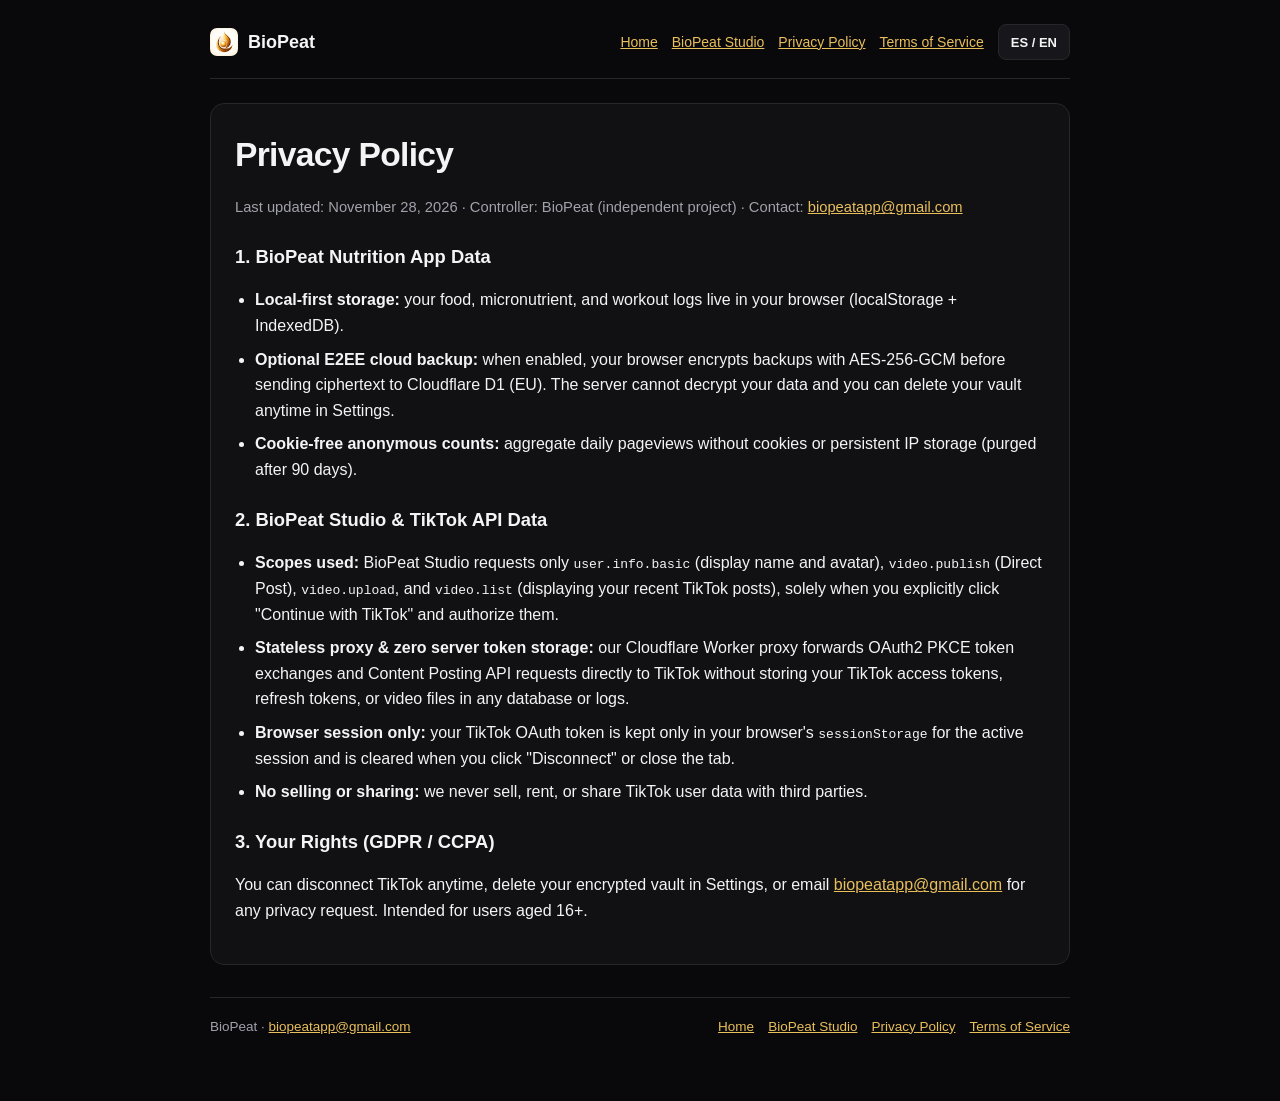
<file: privacy.html>
<!DOCTYPE html>
<html lang="en" data-theme="dark">
<head>
<meta charset="utf-8">
<meta name="viewport" content="width=device-width,initial-scale=1,viewport-fit=cover">
<meta http-equiv="Content-Security-Policy" content="default-src 'self'; script-src 'self' 'unsafe-inline'; style-src 'self' 'unsafe-inline'; img-src 'self' data:; object-src 'none'; base-uri 'self'; form-action 'self';">
<title>BioPeat · Privacy Policy</title>
<meta name="description" content="Privacy Policy for BioPeat and BioPeat Studio (TikTok API integration, GDPR & E2EE storage).">
<link rel="icon" href="icon-192.png?v=83">
<style>
*,*::before,*::after{box-sizing:border-box}
:root{--bg:#09090b;--card:#111114;--surf:#17171b;--ink:#f4f4f5;--mut:#a1a1aa;--line:#27272a;--gold:#e9bf5c;color-scheme:dark}
html[data-theme="light"]{--bg:#f6f5f1;--card:#ffffff;--surf:#f1efe9;--ink:#111114;--mut:#52525b;--line:#e4e4e7;--gold:#b45309;color-scheme:light}
body{margin:0;background:var(--bg);color:var(--ink);font-family:-apple-system,BlinkMacSystemFont,"Segoe UI",Roboto,Helvetica,Arial,sans-serif;line-height:1.6;-webkit-font-smoothing:antialiased}
a{color:var(--gold)}
html[lang="es"] [data-lang="en"],html[lang="en"] [data-lang="es"]{display:none!important}
.wrap{width:min(860px,calc(100% - 32px));margin:0 auto;padding:24px 0 64px}
header{display:flex;flex-wrap:wrap;align-items:center;justify-content:space-between;gap:12px;padding-bottom:18px;border-bottom:1px solid var(--line);margin-bottom:24px}
.brand{display:flex;align-items:center;gap:10px;text-decoration:none;color:var(--ink);font-weight:800;font-size:18px}
.brand img{width:28px;height:28px;border-radius:7px}
nav{display:flex;flex-wrap:wrap;gap:14px;align-items:center;font-size:14px}
.btn{min-height:36px;padding:0 12px;border-radius:8px;border:1px solid var(--line);background:var(--surf);color:var(--ink);font-weight:600;font-size:13px;cursor:pointer}
.card{background:var(--card);border:1px solid var(--line);border-radius:14px;padding:24px;margin-bottom:18px}
h1{margin:0 0 8px;font-size:clamp(1.6rem,3vw,2.1rem);letter-spacing:-.02em}
h2{margin:22px 0 8px;font-size:1.15rem}
.mut{color:var(--mut);font-size:0.92rem}
ul{padding-left:20px}
li{margin-bottom:8px}
footer{margin-top:32px;padding-top:18px;border-top:1px solid var(--line);display:flex;flex-wrap:wrap;gap:14px;justify-content:space-between;font-size:13.5px;color:var(--mut)}
</style>
</head>
<body>
<div class="wrap">
  <header>
    <a class="brand" href="inicio.html">
      <img src="icon-192.png?v=83" alt="BioPeat">
      <span>BioPeat</span>
    </a>
    <nav>
      <a href="inicio.html" data-lang="en">Home</a><a href="inicio.html" data-lang="es">Inicio</a>
      <a href="tiktok-studio.html">BioPeat Studio</a>
      <a href="privacy.html" data-lang="en">Privacy Policy</a><a href="privacy.html" data-lang="es">Privacidad</a>
      <a href="terms.html" data-lang="en">Terms of Service</a><a href="terms.html" data-lang="es">Términos</a>
      <button type="button" class="btn" id="lang-btn">ES / EN</button>
    </nav>
  </header>

  <main class="card">
    <div data-lang="en">
      <h1>Privacy Policy</h1>
      <p class="mut">Last updated: November 28, 2026 · Controller: BioPeat (independent project) · Contact: <a href="mailto:biopeatapp@gmail.com">biopeatapp@gmail.com</a></p>

      <h2>1. BioPeat Nutrition App Data</h2>
      <ul>
        <li><b>Local-first storage:</b> your food, micronutrient, and workout logs live in your browser (localStorage + IndexedDB).</li>
        <li><b>Optional E2EE cloud backup:</b> when enabled, your browser encrypts backups with AES-256-GCM before sending ciphertext to Cloudflare D1 (EU). The server cannot decrypt your data and you can delete your vault anytime in Settings.</li>
        <li><b>Cookie-free anonymous counts:</b> aggregate daily pageviews without cookies or persistent IP storage (purged after 90 days).</li>
      </ul>

      <h2>2. BioPeat Studio &amp; TikTok API Data</h2>
      <ul>
        <li><b>Scopes used:</b> BioPeat Studio requests only <code>user.info.basic</code> (display name and avatar), <code>video.publish</code> (Direct Post), <code>video.upload</code>, and <code>video.list</code> (displaying your recent TikTok posts), solely when you explicitly click "Continue with TikTok" and authorize them.</li>
        <li><b>Stateless proxy &amp; zero server token storage:</b> our Cloudflare Worker proxy forwards OAuth2 PKCE token exchanges and Content Posting API requests directly to TikTok without storing your TikTok access tokens, refresh tokens, or video files in any database or logs.</li>
        <li><b>Browser session only:</b> your TikTok OAuth token is kept only in your browser's <code>sessionStorage</code> for the active session and is cleared when you click "Disconnect" or close the tab.</li>
        <li><b>No selling or sharing:</b> we never sell, rent, or share TikTok user data with third parties.</li>
      </ul>

      <h2>3. Your Rights (GDPR / CCPA)</h2>
      <p>You can disconnect TikTok anytime, delete your encrypted vault in Settings, or email <a href="mailto:biopeatapp@gmail.com">biopeatapp@gmail.com</a> for any privacy request. Intended for users aged 16+.</p>
    </div>

    <div data-lang="es">
      <h1>Política de Privacidad</h1>
      <p class="mut">Última actualización: 28 de noviembre de 2026 · Responsable: BioPeat (proyecto independiente) · Contacto: <a href="mailto:biopeatapp@gmail.com">biopeatapp@gmail.com</a></p>

      <h2>1. Datos de la app BioPeat</h2>
      <ul>
        <li><b>Almacenamiento local:</b> tus registros de comida y entrenos viven en tu dispositivo (localStorage + IndexedDB).</li>
        <li><b>Respaldo cifrado opcional (E2EE):</b> si está activo, tu navegador cifra los datos con AES-256-GCM antes de guardarlos en Cloudflare D1 (UE). El servidor no puede leerlos.</li>
        <li><b>Métricas anónimas sin cookies:</b> contadores diarios agregados sin cookies ni almacenamiento de IPs.</li>
      </ul>

      <h2>2. BioPeat Studio y API de TikTok</h2>
      <ul>
        <li><b>Permisos solicitados:</b> BioPeat Studio solo solicita <code>user.info.basic</code>, <code>video.publish</code>, <code>video.upload</code> y <code>video.list</code> cuando pulsas explícitamente «Continue with TikTok» y los autorizas.</li>
        <li><b>Proxy 100% sin estado:</b> nuestro Worker de Cloudflare reenvía el intercambio OAuth2 PKCE y las peticiones de subida directamente a TikTok sin guardar tokens ni vídeos en bases de datos ni logs.</li>
        <li><b>Solo en tu sesión:</b> el token de TikTok se guarda únicamente en <code>sessionStorage</code> de tu navegador y se borra al pulsar «Disconnect» o cerrar la pestaña.</li>
      </ul>

      <h2>3. Tus derechos</h2>
      <p>Puedes revocar el acceso en cualquier momento o escribir a <a href="mailto:biopeatapp@gmail.com">biopeatapp@gmail.com</a>. Uso recomendado para mayores de 16 años.</p>
    </div>
  </main>

  <footer>
    <span>BioPeat · <a href="mailto:biopeatapp@gmail.com">biopeatapp@gmail.com</a></span>
    <div style="display:flex;gap:14px;flex-wrap:wrap">
      <a href="inicio.html">Home</a>
      <a href="tiktok-studio.html">BioPeat Studio</a>
      <a href="privacy.html">Privacy Policy</a>
      <a href="terms.html">Terms of Service</a>
    </div>
  </footer>
</div>
<script>
(function(){
  var d=document.documentElement;
  try{
    var q=new URLSearchParams(location.search).get('lang');
    if(q==='es'||q==='en')d.lang=q;
    var t=localStorage.getItem('bp_theme');
    if(t==='light'||t==='dark')d.dataset.theme=t;
  }catch(e){}
  document.getElementById('lang-btn').addEventListener('click',function(){
    d.lang=d.lang==='en'?'es':'en';
  });
})();
</script>
</body>
</html>
</file>
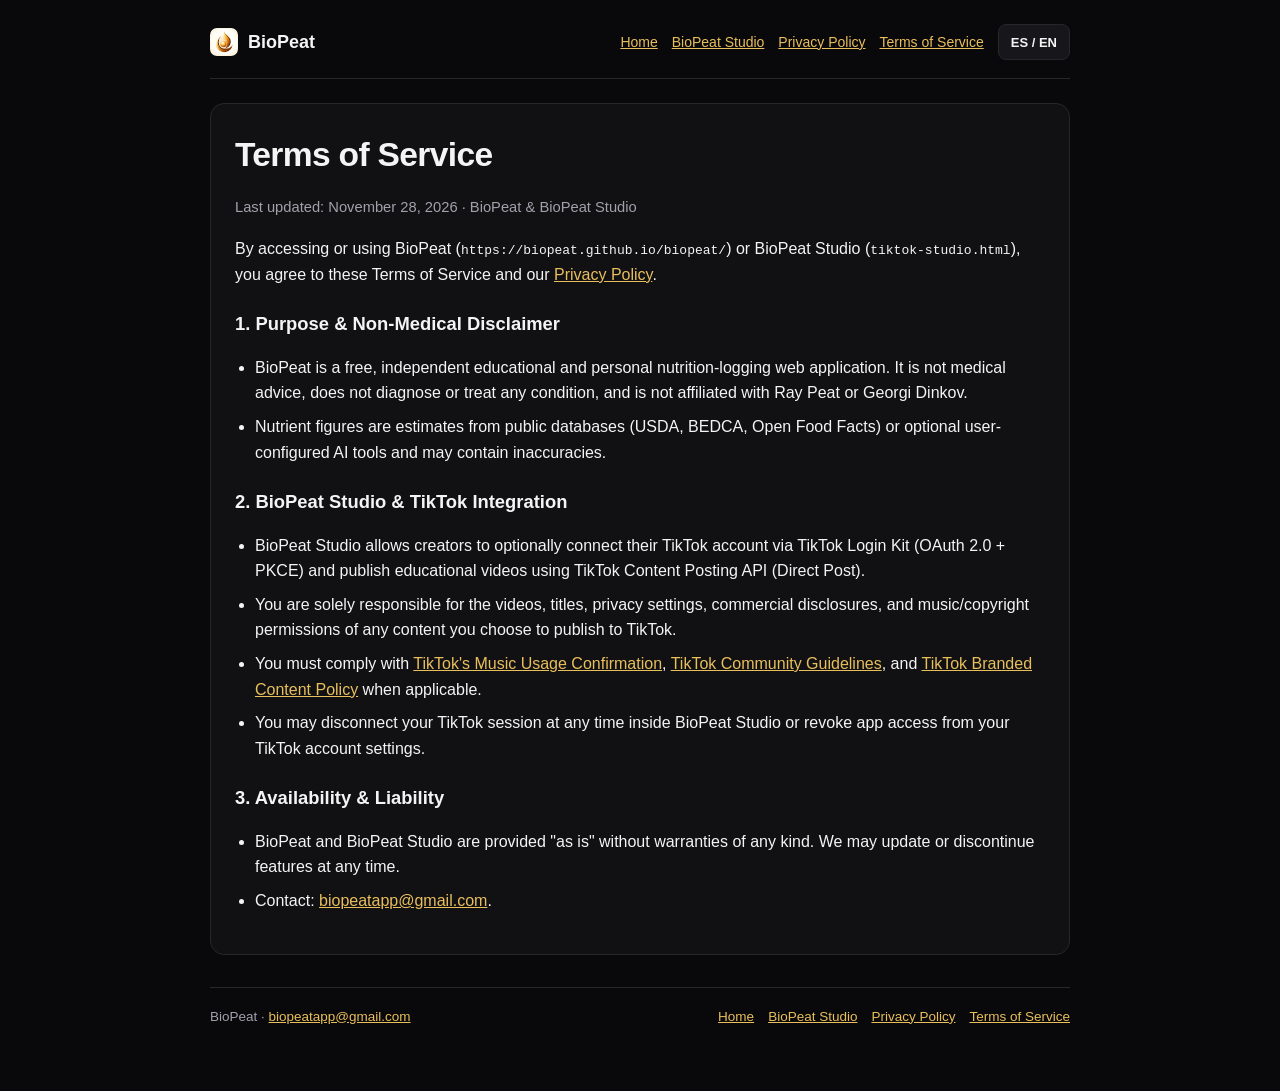
<file: terms.html>
<!DOCTYPE html>
<html lang="en" data-theme="dark">
<head>
<meta charset="utf-8">
<meta name="viewport" content="width=device-width,initial-scale=1,viewport-fit=cover">
<meta http-equiv="Content-Security-Policy" content="default-src 'self'; script-src 'self' 'unsafe-inline'; style-src 'self' 'unsafe-inline'; img-src 'self' data:; object-src 'none'; base-uri 'self'; form-action 'self';">
<title>BioPeat · Terms of Service</title>
<meta name="description" content="Terms of Service for BioPeat and BioPeat Studio (TikTok Direct Post and Login Kit integration).">
<link rel="icon" href="icon-192.png?v=83">
<style>
*,*::before,*::after{box-sizing:border-box}
:root{--bg:#09090b;--card:#111114;--surf:#17171b;--ink:#f4f4f5;--mut:#a1a1aa;--line:#27272a;--gold:#e9bf5c;--cta-bg:#f4f4f5;--cta-ink:#09090b;color-scheme:dark}
html[data-theme="light"]{--bg:#f6f5f1;--card:#ffffff;--surf:#f1efe9;--ink:#111114;--mut:#52525b;--line:#e4e4e7;--gold:#b45309;--cta-bg:#111114;--cta-ink:#ffffff;color-scheme:light}
body{margin:0;background:var(--bg);color:var(--ink);font-family:-apple-system,BlinkMacSystemFont,"Segoe UI",Roboto,Helvetica,Arial,sans-serif;line-height:1.6;-webkit-font-smoothing:antialiased}
a{color:var(--gold)}
html[lang="es"] [data-lang="en"],html[lang="en"] [data-lang="es"]{display:none!important}
.wrap{width:min(860px,calc(100% - 32px));margin:0 auto;padding:24px 0 64px}
header{display:flex;flex-wrap:wrap;align-items:center;justify-content:space-between;gap:12px;padding-bottom:18px;border-bottom:1px solid var(--line);margin-bottom:24px}
.brand{display:flex;align-items:center;gap:10px;text-decoration:none;color:var(--ink);font-weight:800;font-size:18px}
.brand img{width:28px;height:28px;border-radius:7px}
nav{display:flex;flex-wrap:wrap;gap:14px;align-items:center;font-size:14px}
.btn{min-height:36px;padding:0 12px;border-radius:8px;border:1px solid var(--line);background:var(--surf);color:var(--ink);font-weight:600;font-size:13px;cursor:pointer}
.card{background:var(--card);border:1px solid var(--line);border-radius:14px;padding:24px;margin-bottom:18px}
h1{margin:0 0 8px;font-size:clamp(1.6rem,3vw,2.1rem);letter-spacing:-.02em}
h2{margin:22px 0 8px;font-size:1.15rem}
.mut{color:var(--mut);font-size:0.92rem}
ul{padding-left:20px}
li{margin-bottom:8px}
footer{margin-top:32px;padding-top:18px;border-top:1px solid var(--line);display:flex;flex-wrap:wrap;gap:14px;justify-content:space-between;font-size:13.5px;color:var(--mut)}
</style>
</head>
<body>
<div class="wrap">
  <header>
    <a class="brand" href="inicio.html">
      <img src="icon-192.png?v=83" alt="BioPeat">
      <span>BioPeat</span>
    </a>
    <nav>
      <a href="inicio.html" data-lang="en">Home</a><a href="inicio.html" data-lang="es">Inicio</a>
      <a href="tiktok-studio.html">BioPeat Studio</a>
      <a href="privacy.html" data-lang="en">Privacy Policy</a><a href="privacy.html" data-lang="es">Privacidad</a>
      <a href="terms.html" data-lang="en">Terms of Service</a><a href="terms.html" data-lang="es">Términos</a>
      <button type="button" class="btn" id="lang-btn">ES / EN</button>
    </nav>
  </header>

  <main class="card">
    <div data-lang="en">
      <h1>Terms of Service</h1>
      <p class="mut">Last updated: November 28, 2026 · BioPeat &amp; BioPeat Studio</p>
      <p>By accessing or using BioPeat (<code>https://biopeat.github.io/biopeat/</code>) or BioPeat Studio (<code>tiktok-studio.html</code>), you agree to these Terms of Service and our <a href="privacy.html">Privacy Policy</a>.</p>

      <h2>1. Purpose &amp; Non-Medical Disclaimer</h2>
      <ul>
        <li>BioPeat is a free, independent educational and personal nutrition-logging web application. It is not medical advice, does not diagnose or treat any condition, and is not affiliated with Ray Peat or Georgi Dinkov.</li>
        <li>Nutrient figures are estimates from public databases (USDA, BEDCA, Open Food Facts) or optional user-configured AI tools and may contain inaccuracies.</li>
      </ul>

      <h2>2. BioPeat Studio &amp; TikTok Integration</h2>
      <ul>
        <li>BioPeat Studio allows creators to optionally connect their TikTok account via TikTok Login Kit (OAuth 2.0 + PKCE) and publish educational videos using TikTok Content Posting API (Direct Post).</li>
        <li>You are solely responsible for the videos, titles, privacy settings, commercial disclosures, and music/copyright permissions of any content you choose to publish to TikTok.</li>
        <li>You must comply with <a href="https://www.tiktok.com/legal/page/global/music-usage-confirmation/en" target="_blank" rel="noopener">TikTok's Music Usage Confirmation</a>, <a href="https://www.tiktok.com/community-guidelines" target="_blank" rel="noopener">TikTok Community Guidelines</a>, and <a href="https://www.tiktok.com/legal/page/global/bc-policy/en" target="_blank" rel="noopener">TikTok Branded Content Policy</a> when applicable.</li>
        <li>You may disconnect your TikTok session at any time inside BioPeat Studio or revoke app access from your TikTok account settings.</li>
      </ul>

      <h2>3. Availability &amp; Liability</h2>
      <ul>
        <li>BioPeat and BioPeat Studio are provided "as is" without warranties of any kind. We may update or discontinue features at any time.</li>
        <li>Contact: <a href="mailto:biopeatapp@gmail.com">biopeatapp@gmail.com</a>.</li>
      </ul>
    </div>

    <div data-lang="es">
      <h1>Términos de Servicio</h1>
      <p class="mut">Última actualización: 28 de noviembre de 2026 · BioPeat y BioPeat Studio</p>
      <p>Al acceder o utilizar BioPeat (<code>https://biopeat.github.io/biopeat/</code>) o BioPeat Studio (<code>tiktok-studio.html</code>), aceptas estos Términos de Servicio y nuestra <a href="privacy.html">Política de Privacidad</a>.</p>

      <h2>1. Finalidad y aviso no médico</h2>
      <ul>
        <li>BioPeat es una aplicación web gratuita e independiente para registro nutricional e información educativa. No constituye consejo médico, no diagnostica ni trata enfermedades y no tiene relación con Ray Peat ni Georgi Dinkov.</li>
        <li>Las cifras nutricionales son estimaciones procedentes de bases públicas (USDA, BEDCA, Open Food Facts) o herramientas de IA configuradas por el usuario y pueden contener inexactitudes.</li>
      </ul>

      <h2>2. BioPeat Studio e integración con TikTok</h2>
      <ul>
        <li>BioPeat Studio permite a los creadores conectar voluntariamente su cuenta de TikTok mediante TikTok Login Kit (OAuth 2.0 + PKCE) y publicar vídeos educativos con Content Posting API (Direct Post).</li>
        <li>Eres el único responsable de los vídeos, títulos, privacidad, declaraciones de contenido comercial y derechos musicales o de autor del contenido que publiques en TikTok.</li>
        <li>Debes cumplir la <a href="https://www.tiktok.com/legal/page/global/music-usage-confirmation/en" target="_blank" rel="noopener">Confirmación de Uso de Música de TikTok</a>, las Normas de la Comunidad y la Política de Contenido de Marca cuando proceda.</li>
        <li>Puedes desconectar tu sesión en cualquier momento desde BioPeat Studio o revocar el acceso desde los ajustes de tu cuenta de TikTok.</li>
      </ul>

      <h2>3. Disponibilidad y contacto</h2>
      <ul>
        <li>BioPeat y BioPeat Studio se ofrecen «tal cual», sin garantías. Contacto: <a href="mailto:biopeatapp@gmail.com">biopeatapp@gmail.com</a>.</li>
      </ul>
    </div>
  </main>

  <footer>
    <span>BioPeat · <a href="mailto:biopeatapp@gmail.com">biopeatapp@gmail.com</a></span>
    <div style="display:flex;gap:14px;flex-wrap:wrap">
      <a href="inicio.html">Home</a>
      <a href="tiktok-studio.html">BioPeat Studio</a>
      <a href="privacy.html">Privacy Policy</a>
      <a href="terms.html">Terms of Service</a>
    </div>
  </footer>
</div>
<script>
(function(){
  var d=document.documentElement;
  try{
    var q=new URLSearchParams(location.search).get('lang');
    if(q==='es'||q==='en')d.lang=q;
    var t=localStorage.getItem('bp_theme');
    if(t==='light'||t==='dark')d.dataset.theme=t;
  }catch(e){}
  document.getElementById('lang-btn').addEventListener('click',function(){
    d.lang=d.lang==='en'?'es':'en';
  });
})();
</script>
</body>
</html>
</file>
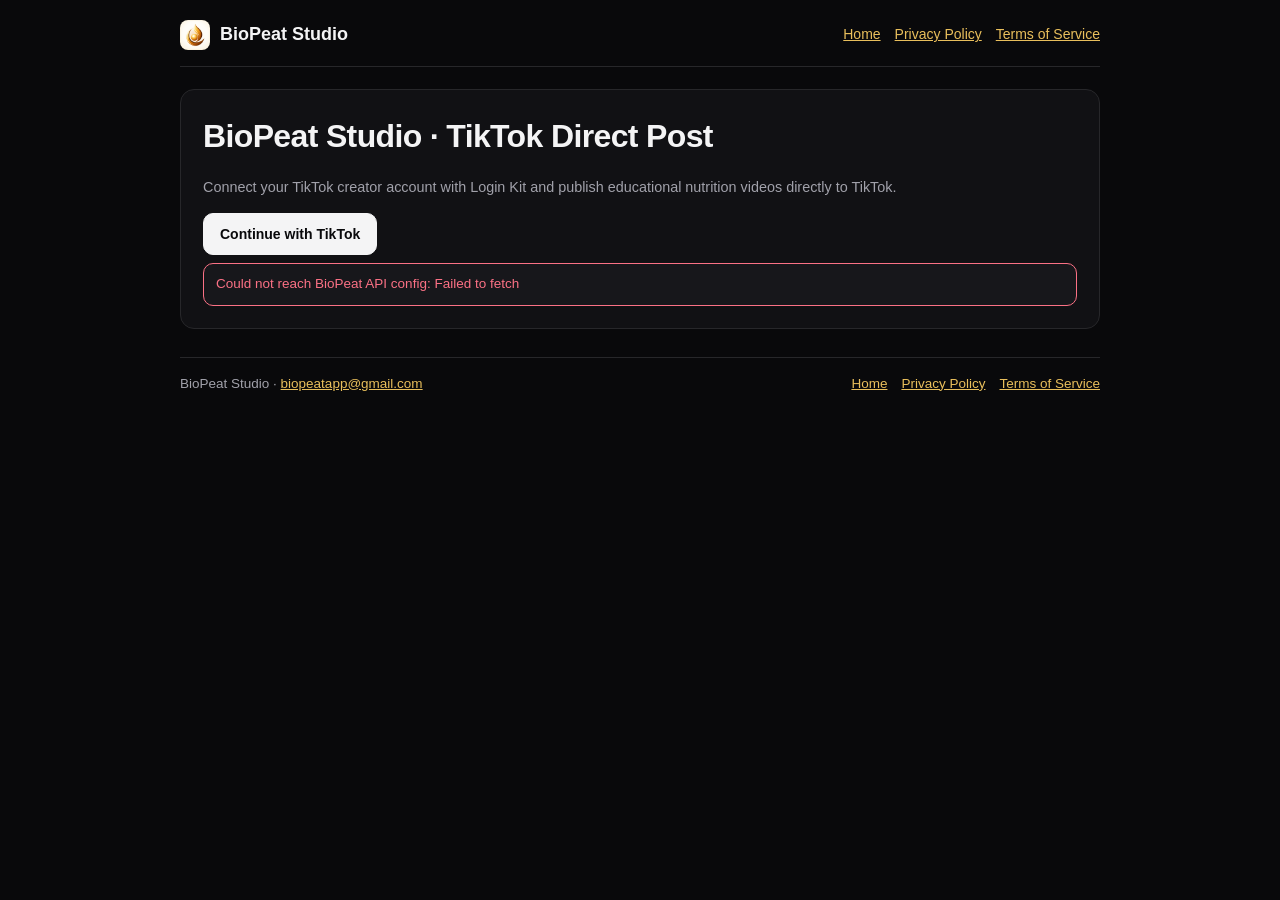
<file: tiktok-studio.html>
<!DOCTYPE html>
<html lang="en" data-theme="dark">
<head>
<meta charset="utf-8">
<meta name="viewport" content="width=device-width,initial-scale=1,viewport-fit=cover">
<meta http-equiv="Content-Security-Policy" content="default-src 'self'; script-src 'self' 'unsafe-inline'; style-src 'self' 'unsafe-inline'; img-src 'self' data: https:; media-src 'self' blob:; connect-src 'self' https://biopeat-api.dramirezcp7.workers.dev; object-src 'none'; base-uri 'self'; form-action 'self';">
<title>BioPeat Studio · Share Videos to TikTok</title>
<meta name="description" content="Connect your TikTok account and publish educational nutrition videos directly to TikTok with BioPeat Studio.">
<link rel="icon" href="icon-192.png?v=83">
<style>
*,*::before,*::after{box-sizing:border-box}
[hidden]{display:none!important}
:root{
  --bg:#09090b;--card:#111114;--surf:#17171b;--ink:#f4f4f5;--mut:#a1a1aa;
  --line:#27272a;--gold:#e9bf5c;--ok:#34d399;--warn:#fbbf24;--bad:#fb7185;
  --cta-bg:#f4f4f5;--cta-ink:#09090b;color-scheme:dark;
}
html[data-theme="light"]{
  --bg:#f6f5f1;--card:#ffffff;--surf:#f1efe9;--ink:#111114;--mut:#52525b;
  --line:#e4e4e7;--gold:#b45309;--ok:#059669;--warn:#d97706;--bad:#e11d48;
  --cta-bg:#111114;--cta-ink:#ffffff;color-scheme:light;
}
body{margin:0;background:var(--bg);color:var(--ink);font-family:-apple-system,BlinkMacSystemFont,"Segoe UI",Roboto,Helvetica,Arial,sans-serif;line-height:1.55;-webkit-font-smoothing:antialiased}
a{color:var(--gold)}
.wrap{width:min(920px,calc(100% - 32px));margin:0 auto;padding:20px 0 64px}
header{display:flex;flex-wrap:wrap;align-items:center;justify-content:space-between;gap:12px;padding-bottom:16px;border-bottom:1px solid var(--line);margin-bottom:22px}
.brand{display:flex;align-items:center;gap:10px;text-decoration:none;color:var(--ink);font-weight:800;font-size:18px}
.brand img{width:30px;height:30px;border-radius:8px}
nav{display:flex;flex-wrap:wrap;gap:14px;align-items:center;font-size:14px}
.card{background:var(--card);border:1px solid var(--line);border-radius:14px;padding:22px;margin-bottom:16px}
h1{margin:0 0 6px;font-size:clamp(1.5rem,3vw,2rem);letter-spacing:-.02em}
h2{margin:0 0 12px;font-size:1.15rem}
.mut{color:var(--mut);font-size:0.9rem}
.btn{min-height:42px;padding:0 16px;border-radius:10px;border:1px solid var(--line);background:var(--surf);color:var(--ink);font-weight:700;font-size:14px;cursor:pointer;display:inline-flex;align-items:center;justify-content:center;gap:8px;text-decoration:none}
.btn-pri{background:var(--cta-bg);color:var(--cta-ink);border-color:var(--cta-bg)}
.btn-pri:disabled{opacity:.45;cursor:not-allowed}
.row{display:flex;flex-wrap:wrap;gap:12px;align-items:center}
.field{margin-bottom:14px}
.field label.lbl{display:block;font-weight:600;font-size:13.5px;margin-bottom:6px}
input[type="text"],select,input[type="file"]{width:100%;background:var(--surf);color:var(--ink);border:1px solid var(--line);border-radius:10px;padding:10px 12px;font:inherit;font-size:14px}
.chk-list{display:flex;flex-wrap:wrap;gap:16px}
.chk{display:inline-flex;align-items:center;gap:8px;font-size:14px;cursor:pointer}
.chk input:disabled+span{opacity:.45;cursor:not-allowed}
.switch-row{display:flex;align-items:center;justify-content:space-between;gap:12px;padding:12px 14px;background:var(--surf);border:1px solid var(--line);border-radius:10px}
.notice{padding:10px 12px;border-radius:10px;border:1px solid var(--line);background:var(--surf);font-size:13.5px;margin-top:8px}
.notice.warn{border-color:var(--warn);color:var(--warn)}
.notice.bad{border-color:var(--bad);color:var(--bad)}
.notice.ok{border-color:var(--ok);color:var(--ok)}
.creator-bar{display:flex;align-items:center;justify-content:space-between;flex-wrap:wrap;gap:12px}
.creator-id{display:flex;align-items:center;gap:12px}
.creator-id img{width:44px;height:44px;border-radius:50%;object-fit:cover;border:1px solid var(--line)}
.grid2{display:grid;grid-template-columns:1.1fr .9fr;gap:18px;align-items:start}
@media(max-width:740px){.grid2{grid-template-columns:1fr}}
video{width:100%;max-height:360px;border-radius:10px;background:#000;border:1px solid var(--line)}
.vid-list{display:grid;grid-template-columns:repeat(auto-fill,minmax(220px,1fr));gap:12px}
.vid-item{background:var(--surf);border:1px solid var(--line);border-radius:10px;padding:10px;font-size:13px}
.vid-item img{width:100%;aspect-ratio:9/16;max-height:180px;object-fit:cover;border-radius:8px;margin-bottom:8px;background:#000}
footer{margin-top:28px;padding-top:16px;border-top:1px solid var(--line);display:flex;flex-wrap:wrap;gap:14px;justify-content:space-between;font-size:13.5px;color:var(--mut)}
</style>
</head>
<body>
<div class="wrap">
  <header>
    <a class="brand" href="inicio.html">
      <img src="icon-192.png?v=83" alt="BioPeat Studio">
      <span>BioPeat Studio</span>
    </a>
    <nav>
      <a href="inicio.html">Home</a>
      <a href="privacy.html">Privacy Policy</a>
      <a href="terms.html">Terms of Service</a>
    </nav>
  </header>

  <section class="card">
    <h1>BioPeat Studio · TikTok Direct Post</h1>
    <p class="mut">Connect your TikTok creator account with Login Kit and publish educational nutrition videos directly to TikTok.</p>

    <div id="auth-disconnected">
      <button type="button" class="btn btn-pri" id="btn-connect">Continue with TikTok</button>
      <div id="config-msg" class="notice warn" hidden></div>
    </div>

    <div id="auth-connected" class="creator-bar" hidden>
      <div class="creator-id">
        <img id="creator-avatar" src="icon-192.png?v=83" alt="Creator avatar">
        <div>
          <strong id="creator-name">@creator</strong>
          <div class="mut" id="creator-meta">Loading creator publishing limits…</div>
        </div>
      </div>
      <div class="row">
        <button type="button" class="btn" id="btn-refresh">Refresh</button>
        <button type="button" class="btn" id="btn-disconnect">Disconnect</button>
      </div>
    </div>
    <div id="auth-status" class="notice" hidden></div>
  </section>

  <section class="card" id="publish-card" hidden>
    <h2>Publish Video to TikTok</h2>
    <div id="creator-blocked" class="notice bad" hidden></div>

    <div class="grid2">
      <div>
        <div class="field">
          <label class="lbl" for="video-file">Select video (.mp4 / .mov)</label>
          <input type="file" id="video-file" accept="video/mp4,video/quicktime,.mp4,.mov">
          <div id="video-duration-msg" class="mut" style="margin-top:4px"></div>
        </div>

        <div class="field">
          <label class="lbl" for="post-title">Title / Caption</label>
          <input type="text" id="post-title" maxlength="150" placeholder="Write a title for your TikTok video…">
        </div>

        <div class="field">
          <label class="lbl" for="privacy-select">Privacy Status *</label>
          <select id="privacy-select" required>
            <option value="" disabled selected>Select privacy status…</option>
          </select>
          <div id="privacy-hint" class="notice warn" hidden></div>
        </div>

        <div class="field">
          <span class="lbl">Allow users to</span>
          <div class="chk-list">
            <label class="chk"><input type="checkbox" id="allow-comment"><span>Comment</span></label>
            <label class="chk"><input type="checkbox" id="allow-duet"><span>Duet</span></label>
            <label class="chk"><input type="checkbox" id="allow-stitch"><span>Stitch</span></label>
          </div>
        </div>

        <div class="field">
          <div class="switch-row">
            <div>
              <strong>Disclose video content</strong>
              <div class="mut">Turn on to disclose if this video promotes yourself, a third party, or both.</div>
            </div>
            <input type="checkbox" id="disclosure-toggle" aria-label="Disclose video content">
          </div>
          <div id="disclosure-options" style="margin-top:10px;padding:12px;border:1px solid var(--line);border-radius:10px" hidden>
            <div class="chk-list">
              <label class="chk"><input type="checkbox" id="disc-brand"><span>Your brand</span></label>
              <label class="chk"><input type="checkbox" id="disc-branded"><span>Branded content</span></label>
            </div>
            <div id="disclosure-prompt" class="notice" hidden></div>
          </div>
        </div>

        <p class="mut" id="consent-text">
          By posting, you agree to TikTok's <a href="https://www.tiktok.com/legal/page/global/music-usage-confirmation/en" target="_blank" rel="noopener">Music Usage Confirmation</a>.
        </p>

        <div class="row">
          <button type="button" class="btn btn-pri" id="btn-publish" disabled>Publish to TikTok</button>
        </div>
        <div id="publish-status" class="notice" hidden></div>
      </div>

      <div>
        <video id="video-preview" controls playsinline hidden></video>
        <div id="preview-placeholder" class="notice">Video preview will appear here after selecting a file.</div>
      </div>
    </div>
  </section>

  <section class="card" id="videos-card" hidden>
    <div class="row" style="justify-content:space-between;margin-bottom:12px">
      <h2 style="margin:0">Recent TikTok Videos</h2>
      <button type="button" class="btn" id="btn-load-videos">Reload list</button>
    </div>
    <div id="videos-list" class="vid-list"></div>
  </section>

  <footer>
    <span>BioPeat Studio · <a href="mailto:biopeatapp@gmail.com">biopeatapp@gmail.com</a></span>
    <div style="display:flex;gap:14px;flex-wrap:wrap">
      <a href="inicio.html">Home</a>
      <a href="privacy.html">Privacy Policy</a>
      <a href="terms.html">Terms of Service</a>
    </div>
  </footer>
</div>

<script>
(function(){
  const API = 'https://biopeat-api.dramirezcp7.workers.dev';
  const REDIRECT_URI = 'https://biopeat.github.io/biopeat/tiktok-studio.html';
  const SCOPES = 'user.info.basic,video.publish,video.upload';
  const PRIV_LABELS = {
    PUBLIC_TO_EVERYONE: 'Everyone (Public)',
    MUTUAL_FOLLOW_FRIENDS: 'Friends (Mutual followers)',
    FOLLOWER_OF_CREATOR: 'Followers',
    SELF_ONLY: 'Only me (Private)'
  };

  let clientKey = '';
  let creatorInfo = null;
  let selectedFile = null;
  let selectedDuration = 0;
  let previewObjUrl = null;

  const $ = id => document.getElementById(id);
  const getToken = () => sessionStorage.getItem('bp_tt_token') || '';
  const setToken = t => { if (t) sessionStorage.setItem('bp_tt_token', t); else sessionStorage.removeItem('bp_tt_token'); };

  function showNotice(el, msg, cls) {
    el.textContent = msg;
    el.className = 'notice' + (cls ? ' ' + cls : '');
    el.hidden = !msg;
  }

  function b64url(bytes) {
    let s = '';
    for (let i = 0; i < bytes.length; i++) s += String.fromCharCode(bytes[i]);
    return btoa(s).replace(/\+/g, '-').replace(/\//g, '_').replace(/=+$/, '');
  }

  async function pkcePair() {
    const arr = new Uint8Array(32);
    crypto.getRandomValues(arr);
    const verifier = b64url(arr);
    const digest = await crypto.subtle.digest('SHA-256', new TextEncoder().encode(verifier));
    const challenge = b64url(new Uint8Array(digest));
    return { verifier, challenge };
  }

  async function loadConfig() {
    try {
      const r = await fetch(API + '/api/tiktok/config');
      const d = await r.json();
      clientKey = d.client_key || '';
      if (!d.configured || !clientKey) {
        showNotice($('config-msg'), 'TikTok OAuth client is not configured yet on the Worker.', 'warn');
        $('btn-connect').disabled = true;
      }
    } catch (e) {
      showNotice($('config-msg'), 'Could not reach BioPeat API config: ' + e.message, 'bad');
    }
  }

  async function handleCallback() {
    const qs = new URLSearchParams(location.search);
    const code = qs.get('code');
    const err = qs.get('error');
    if (err) {
      showNotice($('auth-status'), 'TikTok authorization error: ' + (qs.get('error_description') || err), 'bad');
      history.replaceState({}, '', location.pathname);
      return;
    }
    if (!code) return;
    const verifier = sessionStorage.getItem('bp_tt_verifier') || '';
    sessionStorage.removeItem('bp_tt_verifier');
    history.replaceState({}, '', location.pathname);
    if (!verifier) {
      showNotice($('auth-status'), 'Missing PKCE verifier in session. Please click Continue with TikTok again.', 'bad');
      return;
    }
    showNotice($('auth-status'), 'Completing TikTok sign-in…', '');
    const r = await fetch(API + '/api/tiktok/token', {
      method: 'POST',
      headers: { 'Content-Type': 'application/json' },
      body: JSON.stringify({ code, redirect_uri: REDIRECT_URI, code_verifier: verifier })
    });
    const d = await r.json();
    if (!d.access_token) {
      showNotice($('auth-status'), 'Token exchange failed: ' + JSON.stringify(d.error || d), 'bad');
      return;
    }
    setToken(d.access_token);
    showNotice($('auth-status'), '', '');
  }

  async function startLogin() {
    if (!clientKey) return;
    const { verifier, challenge } = await pkcePair();
    const state = b64url(crypto.getRandomValues(new Uint8Array(12)));
    sessionStorage.setItem('bp_tt_verifier', verifier);
    const params = new URLSearchParams({
      client_key: clientKey,
      response_type: 'code',
      scope: SCOPES,
      redirect_uri: REDIRECT_URI,
      state,
      code_challenge: challenge,
      code_challenge_method: 'S256'
    });
    location.href = 'https://www.tiktok.com/v2/auth/authorize/?' + params.toString();
  }

  async function apiPost(path, body) {
    const tok = getToken();
    const r = await fetch(API + path, {
      method: 'POST',
      headers: { 'Content-Type': 'application/json', 'Authorization': 'Bearer ' + tok },
      body: JSON.stringify(body || {})
    });
    return r.json();
  }

  function applyCreatorInfo(info, user) {
    creatorInfo = info || {};
    const name = creatorInfo.creator_nickname || user.display_name || user.username || 'TikTok Creator';
    const handle = creatorInfo.creator_username ? '@' + creatorInfo.creator_username : '';
    $('creator-name').textContent = handle ? `${name} (${handle})` : name;
    if (creatorInfo.creator_avatar_url || user.avatar_url) {
      $('creator-avatar').src = creatorInfo.creator_avatar_url || user.avatar_url;
    }
    const maxSec = Number(creatorInfo.max_video_post_duration_sec || 0);
    $('creator-meta').textContent = maxSec ? `Max video duration: ${maxSec}s` : 'Connected';

    const sel = $('privacy-select');
    sel.innerHTML = '<option value="" disabled selected>Select privacy status…</option>';
    const opts = Array.isArray(creatorInfo.privacy_level_options) ? creatorInfo.privacy_level_options : [];
    for (const opt of opts) {
      const o = document.createElement('option');
      o.value = opt;
      o.textContent = PRIV_LABELS[opt] || opt;
      sel.appendChild(o);
    }

    $('allow-comment').checked = false;
    $('allow-duet').checked = false;
    $('allow-stitch').checked = false;
    $('allow-comment').disabled = Boolean(creatorInfo.comment_disabled);
    $('allow-duet').disabled = Boolean(creatorInfo.duet_disabled);
    $('allow-stitch').disabled = Boolean(creatorInfo.stitch_disabled);

    if (creatorInfo.can_post === false) {
      showNotice($('creator-blocked'), 'You have reached your TikTok posting limit right now. Please try again later.', 'bad');
    } else {
      showNotice($('creator-blocked'), '', '');
    }
    updateFormState();
  }

  function updateFormState() {
    const discOn = $('disclosure-toggle').checked;
    $('disclosure-options').hidden = !discOn;
    const brand = $('disc-brand').checked;
    const branded = $('disc-branded').checked;

    const sel = $('privacy-select');
    const selfOpt = Array.from(sel.options).find(o => o.value === 'SELF_ONLY');
    if (selfOpt) {
      selfOpt.disabled = discOn && branded;
      if (discOn && branded && sel.value === 'SELF_ONLY') {
        sel.value = '';
        showNotice($('privacy-hint'), 'Branded content visibility cannot be set to private.', 'warn');
      } else if (!(discOn && branded)) {
        showNotice($('privacy-hint'), '', '');
      }
    }

    const promptEl = $('disclosure-prompt');
    if (discOn) {
      if (brand && branded) {
        showNotice(promptEl, "Your video will be labeled as 'Paid partnership'", '');
      } else if (branded) {
        showNotice(promptEl, "Your video will be labeled as 'Paid partnership'", '');
      } else if (brand) {
        showNotice(promptEl, "Your video will be labeled as 'Promotional content'", '');
      } else {
        showNotice(promptEl, 'You need to indicate if your content promotes yourself, a third party, or both.', 'warn');
      }
    } else {
      showNotice(promptEl, '', '');
    }

    const consentEl = $('consent-text');
    if (discOn && branded) {
      consentEl.innerHTML = 'By posting, you agree to TikTok\'s <a href="https://www.tiktok.com/legal/page/global/bc-policy/en" target="_blank" rel="noopener">Branded Content Policy</a> and <a href="https://www.tiktok.com/legal/page/global/music-usage-confirmation/en" target="_blank" rel="noopener">Music Usage Confirmation</a>.';
    } else {
      consentEl.innerHTML = 'By posting, you agree to TikTok\'s <a href="https://www.tiktok.com/legal/page/global/music-usage-confirmation/en" target="_blank" rel="noopener">Music Usage Confirmation</a>.';
    }

    const maxSec = Number((creatorInfo && creatorInfo.max_video_post_duration_sec) || 0);
    const durOk = !selectedFile || !maxSec || !selectedDuration || selectedDuration <= maxSec;
    const canPost = !creatorInfo || creatorInfo.can_post !== false;
    const discOk = !discOn || brand || branded;
    const privOk = Boolean(sel.value);
    const titleOk = Boolean($('post-title').value.trim());

    $('btn-publish').disabled = !(selectedFile && durOk && canPost && discOk && privOk && titleOk);
  }

  async function loadVideos() {
    const listEl = $('videos-list');
    listEl.innerHTML = '<div class="mut">Loading recent videos…</div>';
    const d = await apiPost('/api/tiktok/video-list', { max_count: 6 });
    const vids = (d.data && d.data.videos) || [];
    if (!vids.length) {
      listEl.innerHTML = '<div class="mut">No recent videos returned yet.</div>';
      return;
    }
    listEl.innerHTML = '';
    for (const v of vids) {
      const card = document.createElement('div');
      card.className = 'vid-item';
      if (v.cover_image_url) {
        const img = document.createElement('img');
        img.src = v.cover_image_url;
        img.alt = v.title || 'TikTok video';
        card.appendChild(img);
      }
      const title = document.createElement('div');
      title.textContent = (v.title || 'Untitled video').slice(0, 80);
      card.appendChild(title);
      listEl.appendChild(card);
    }
  }

  async function loadSession() {
    const tok = getToken();
    if (!tok) {
      $('auth-disconnected').hidden = false;
      $('auth-connected').hidden = true;
      $('publish-card').hidden = true;
      $('videos-card').hidden = true;
      return;
    }
    $('auth-disconnected').hidden = true;
    $('auth-connected').hidden = false;
    $('publish-card').hidden = false;
    $('videos-card').hidden = true;

    const [uRes, cRes] = await Promise.all([
      apiPost('/api/tiktok/user-info', {}),
      apiPost('/api/tiktok/creator-info', {})
    ]);
    if (cRes.error && cRes.error.code && cRes.error.code !== 'ok') {
      showNotice($('auth-status'), 'Creator info error: ' + (cRes.error.message || cRes.error.code), 'bad');
    } else {
      showNotice($('auth-status'), '', '');
    }
    const user = (uRes.data && uRes.data.user) || {};
    applyCreatorInfo(cRes.data || {}, user);
  }

  async function publishVideo() {
    if (!selectedFile) return;
    $('btn-publish').disabled = true;
    const st = $('publish-status');
    showNotice(st, 'Initializing Direct Post upload…', '');

    const discOn = $('disclosure-toggle').checked;
    const postInfo = {
      title: $('post-title').value.trim().slice(0, 150),
      privacy_level: $('privacy-select').value,
      disable_comment: !$('allow-comment').checked,
      disable_duet: !$('allow-duet').checked,
      disable_stitch: !$('allow-stitch').checked
    };
    if (discOn) {
      postInfo.brand_content_toggle = $('disc-branded').checked;
      postInfo.brand_organic_toggle = $('disc-brand').checked;
    }

    const size = selectedFile.size;
    const init = await apiPost('/api/tiktok/publish-init', {
      post_info: postInfo,
      source_info: { source: 'FILE_UPLOAD', video_size: size, chunk_size: size, total_chunk_count: 1 }
    });
    if (!init.data || !init.data.upload_url) {
      showNotice(st, 'Publish init failed: ' + JSON.stringify(init.error || init), 'bad');
      updateFormState();
      return;
    }

    showNotice(st, 'Uploading video bytes to TikTok…', '');
    const putResp = await fetch(API + '/api/tiktok/upload', {
      method: 'PUT',
      headers: {
        'Content-Type': selectedFile.type || 'video/mp4',
        'Content-Range': `bytes 0-${size - 1}/${size}`,
        'X-TikTok-Upload-Url': init.data.upload_url
      },
      body: selectedFile
    });
    if (!putResp.ok) {
      showNotice(st, 'Upload failed (HTTP ' + putResp.status + ')', 'bad');
      updateFormState();
      return;
    }

    const pubId = init.data.publish_id;
    showNotice(st, 'Processing on TikTok… After publishing, it may take a few minutes for your video to process and appear on your TikTok profile.', 'ok');
    if (pubId) {
      for (let i = 0; i < 8; i++) {
        await new Promise(r => setTimeout(r, 2500));
        const s = await apiPost('/api/tiktok/publish-status', { publish_id: pubId });
        const sv = s.data && s.data.status;
        if (sv === 'PUBLISH_COMPLETE') {
          showNotice(st, 'Published! Status: PUBLISH_COMPLETE. After publishing, it may take a few minutes for your video to process and appear on your TikTok profile.', 'ok');
          break;
        }
        if (sv === 'FAILED') {
          showNotice(st, 'TikTok processing failed: ' + JSON.stringify(s.data), 'bad');
          break;
        }
      }
    }
    updateFormState();
  }

  $('btn-connect').addEventListener('click', startLogin);
  $('btn-disconnect').addEventListener('click', () => { setToken(''); loadSession(); });
  $('btn-refresh').addEventListener('click', loadSession);
  $('btn-load-videos').addEventListener('click', loadVideos);
  $('btn-publish').addEventListener('click', publishVideo);

  ['post-title', 'privacy-select', 'disclosure-toggle', 'disc-brand', 'disc-branded'].forEach(id => {
    $(id).addEventListener('input', updateFormState);
    $(id).addEventListener('change', updateFormState);
  });

  $('video-file').addEventListener('change', e => {
    const f = e.target.files && e.target.files[0];
    selectedFile = f || null;
    selectedDuration = 0;
    if (previewObjUrl) URL.revokeObjectURL(previewObjUrl);
    if (!f) {
      $('video-preview').hidden = true;
      $('preview-placeholder').hidden = false;
      $('video-duration-msg').textContent = '';
      updateFormState();
      return;
    }
    previewObjUrl = URL.createObjectURL(f);
    const vid = $('video-preview');
    vid.src = previewObjUrl;
    vid.hidden = false;
    $('preview-placeholder').hidden = true;
    vid.onloadedmetadata = () => {
      selectedDuration = Math.round(vid.duration || 0);
      const maxSec = Number((creatorInfo && creatorInfo.max_video_post_duration_sec) || 0);
      if (maxSec && selectedDuration > maxSec) {
        $('video-duration-msg').textContent = `Duration ${selectedDuration}s exceeds creator max (${maxSec}s).`;
      } else {
        $('video-duration-msg').textContent = `Duration: ${selectedDuration}s`;
      }
      updateFormState();
    };
    updateFormState();
  });

  (async function init(){
    await loadConfig();
    await handleCallback();
    await loadSession();
  })();
})();
</script>
</body>
</html>
</file>
<file: assets/styles.css>
:root {
    --bg-main: #26374d;
    --bg-card: #33465f;
    --bg-card-alt: #3d516c;
    --bg-input: #293c54;
    --border: #60758e;
    --text-main: #f4f7fc;
    --text-muted: #c5d2e3;
    --accent: #fbbf24;
    --accent-hover: #f59e0b;
    --carb-color: #70d4fc;
    --prot-color: #6ee7b7;
    --fat-color: #fde68a;
    --danger: #f43f5e;
    --purple: #a855f7;
    --radius: 16px;
    --amber: #f59e0b;
    --sky: #38bdf8;
    --green: #10b981;
    --fat: #fbbf24;
}
* {
    box-sizing: border-box;
    -webkit-tap-highlight-color: transparent;
    margin: 0;
    padding: 0;
}
body {
    font-family: -apple-system, BlinkMacSystemFont, "Segoe UI", Roboto, Helvetica, Arial, sans-serif;
    background-color: var(--bg-main);
    color: var(--text-main);
    line-height: 1.45;
    padding-bottom: 90px;
}
.container {
    max-width: 960px;
    margin: 0 auto;
    padding: 12px;
}
.card {
    background: var(--bg-card);
    border: 1px solid var(--border);
    border-radius: var(--radius);
    padding: 16px;
    margin-bottom: 14px;
    box-shadow: 0 8px 24px rgba(0,0,0,0.35);
}
.header-bar {
    display: flex;
    align-items: center;
    justify-content: space-between;
    flex-wrap: wrap;
    gap: 10px;
}
.brand {
    display: flex;
    align-items: center;
    gap: 12px;
}
.brand-icon {
    width: 44px;
    height: 44px;
    border-radius: 12px;
    background: linear-gradient(135deg, #f59e0b, #ea580c);
    color: #070b14;
    font-weight: 900;
    font-size: 18px;
    display: flex;
    align-items: center;
    justify-content: center;
    box-shadow: 0 4px 12px rgba(245,158,11,0.35);
}
.badge {
    display: inline-block;
    font-size: 10px;
    font-weight: 800;
    text-transform: uppercase;
    padding: 3px 8px;
    border-radius: 999px;
    letter-spacing: 0.5px;
}
.badge-amber {
    background: rgba(245,158,11,0.18);
    color: #fcd34d;
    border: 1px solid rgba(245,158,11,0.35);
}
.badge-green {
    background: rgba(16,185,129,0.18);
    color: #6ee7b7;
    border: 1px solid rgba(16,185,129,0.35);
}
h1 {
    font-size: 18px;
    font-weight: 800;
    margin-top: 2px;
}
h2 {
    font-size: 14px;
    font-weight: 800;
    text-transform: uppercase;
    letter-spacing: 0.5px;
    color: #e2e8f0;
    margin-bottom: 10px;
}
.subtext {
    font-size: 12px;
    color: var(--text-muted);
}
.days-scroll {
    display: grid;
    grid-template-columns: repeat(7, minmax(72px, 1fr));
    gap: 8px;
    overflow-x: auto;
    padding-bottom: 4px;
}
.day-btn {
    background: var(--bg-input);
    border: 1px solid var(--border);
    border-radius: 12px;
    padding: 10px 6px;
    color: var(--text-muted);
    text-align: center;
    cursor: pointer;
    transition: transform 0.18s ease, background-color 0.18s ease, border-color 0.18s ease, color 0.18s ease;
    user-select: none;
}
.day-btn.active {
    background: linear-gradient(135deg, #f59e0b, #ea580c);
    color: #ffffff;
    border-color: #fbbf24;
    box-shadow: 0 4px 14px rgba(245,158,11,0.4);
    transform: translateY(-1px);
}
.day-btn .d-name {
    font-size: 13px;
    font-weight: 800;
    display: block;
}
.day-btn .d-sub {
    font-size: 10px;
    opacity: 0.85;
    display: block;
    margin-top: 2px;
    white-space: nowrap;
    overflow: hidden;
    text-overflow: ellipsis;
}
.kpi-grid {
    display: grid;
    grid-template-columns: repeat(2, 1fr);
    gap: 10px;
    margin-bottom: 14px;
}
@media (min-width: 640px) {
  .kpi-grid {
    grid-template-columns: repeat(4, 1fr);
  }
}
.chart-box {
    display: flex;
    flex-direction: column;
    align-items: center;
    justify-content: space-between;
    background: var(--bg-card);
    border: 1px solid var(--border);
    border-radius: var(--radius);
    padding: 14px;
}
.btn {
    display: inline-flex;
    align-items: center;
    justify-content: center;
    gap: 6px;
    border: none;
    border-radius: 12px;
    padding: 11px 14px;
    font-size: 13px;
    font-weight: 800;
    cursor: pointer;
    transition: transform 0.12s ease, opacity 0.12s ease, background-color 0.12s ease;
    width: 100%;
}
.btn:active {
    transform: scale(0.98);
}
.btn-amber {
    background: linear-gradient(135deg, #f59e0b, #ea580c);
    color: #070b14;
}
.btn-sky {
    background: linear-gradient(135deg, #38bdf8, #0284c7);
    color: #070b14;
}
.btn-emerald {
    background: linear-gradient(135deg, #10b981, #059669);
    color: #070b14;
}
.btn-slate {
    background: #1e293b;
    color: #f8fafc;
    border: 1px solid #334155;
}
input[type="number"],input[type="text"],select {
    background: var(--bg-input);
    border: 1px solid var(--border);
    color: var(--text-main);
    border-radius: 10px;
    padding: 9px 10px;
    font-size: 13px;
    width: 100%;
    outline: none;
}
input[type="number"]:focus,input[type="text"]:focus,select:focus {
    border-color: var(--accent);
}
input[type="range"] {
    width: 100%;
    accent-color: var(--accent);
    cursor: pointer;
}
.preset-card {
    background: rgba(30,41,59,0.55);
    border: 1px solid var(--border);
    border-radius: 14px;
    padding: 14px;
    display: flex;
    flex-direction: column;
    justify-content: space-between;
    gap: 10px;
}
.log-item {
    display: flex;
    align-items: center;
    justify-content: space-between;
    gap: 8px;
    background: var(--bg-input);
    border: 1px solid var(--border);
    border-radius: 12px;
    padding: 10px 12px;
    margin-bottom: 8px;
}
.log-info {
    flex: 1;
    min-width: 0;
}
.log-title {
    font-size: 13px;
    font-weight: 700;
    color: #fff;
    white-space: nowrap;
    overflow: hidden;
    text-overflow: ellipsis;
}
.log-sub {
    font-size: 11px;
    color: var(--text-muted);
    margin-top: 2px;
}
.log-actions {
    display: flex;
    align-items: center;
    gap: 6px;
    flex-shrink: 0;
}
.micro-filter-bar {
    display: flex;
    gap: 6px;
    overflow-x: auto;
    padding-bottom: 8px;
    margin-bottom: 10px;
}
.filter-pill {
    background: var(--bg-input);
    border: 1px solid var(--border);
    color: var(--text-muted);
    padding: 6px 12px;
    border-radius: 99px;
    font-size: 11px;
    font-weight: 700;
    white-space: nowrap;
    cursor: pointer;
}
.filter-pill.active {
    background: var(--accent);
    color: #070b14;
    border-color: var(--accent);
}
.micros-grid {
    display: grid;
    grid-template-columns: 1fr;
    gap: 12px;
}
@media (min-width: 640px) {
  .micros-grid {
    grid-template-columns: repeat(2, 1fr);
  }
}
.micro-row {
    background: var(--bg-input);
    border: 1px solid var(--border);
    border-radius: 10px;
    padding: 8px 10px;
    cursor: pointer;
    transition: border-color 0.15s;
}
.micro-row:hover,.micro-row:active {
    border-color: var(--accent);
}
.bottom-nav {
    position: fixed;
    bottom: 0;
    left: 0;
    right: 0;
    z-index: 50;
    background: rgba(15, 23, 42, 0.95);
    backdrop-filter: blur(10px);
    border-top: 1px solid var(--border);
    display: flex;
    justify-content: space-around;
    padding: 8px 4px;
}
.nav-item {
    background: none;
    border: none;
    color: var(--text-muted);
    font-size: 11px;
    font-weight: 700;
    display: flex;
    flex-direction: column;
    align-items: center;
    gap: 2px;
    cursor: pointer;
    padding: 4px 10px;
    border-radius: 10px;
}
.nav-item.active {
    color: var(--accent);
    background: rgba(245,158,11,0.12);
}
html {
    scroll-padding-bottom: 100px;
}
body {
    padding-bottom: calc(90px + env(safe-area-inset-bottom));
    font-size: 14px;
}
button,input,textarea,select {
    font: inherit;
}
button {
    touch-action: manipulation;
    cursor: pointer;
    min-height: 44px;
}
button:disabled {
    opacity: .45;
    cursor: not-allowed;
}
button:focus-visible,a:focus-visible,input:focus-visible,select:focus-visible,textarea:focus-visible,summary:focus-visible {
    outline: 2px solid var(--accent);
    outline-offset: 3px;
}
a {
    color: var(--sky);
}
.container {
    max-width: 1020px;
    padding: 16px;
}
.card {
    margin-bottom: 14px;
}
h1 {
    font-size: 21px;
}
h2 {
    font-size: 13px;
}
h3 {
    font-size: 14px;
}
p {
    margin: 8px 0;
}
.subtext {
    line-height: 1.5;
}
.row {
    display: flex;
    align-items: center;
    gap: 8px;
    flex-wrap: wrap;
}
.between {
    justify-content: space-between;
}
.stack {
    display: grid;
    gap: 10px;
}
.two {
    display: grid;
    grid-template-columns: 1fr 1fr;
    gap: 12px;
}
.small {
    font-size: 11px;
    padding: 7px 10px;
    min-height: 36px;
}
.btn {
    width: auto;
    min-height: 44px;
}
.full {
    width: 100%;
}
.ghost {
    background: transparent;
    color: var(--text-muted);
    border: 1px solid var(--border);
}
.danger {
    color: #fda4af;
    background: #f43f5e12;
    border: 1px solid #f43f5e33;
}
.pill {
    padding: 4px 8px;
    border: 1px solid var(--border);
    border-radius: 20px;
    font-size: 10px;
    color: var(--text-muted);
}
.muted {
    color: var(--text-muted);
}
.tiny {
    font-size: 11px;
}
.datebar {
    display: flex;
    gap: 6px;
    align-items: center;
    margin: 16px 0 10px;
}
.datebar input {
    width: 150px;
    min-width: 0;
}
.days-scroll {
    grid-template-columns: repeat(7,minmax(0,1fr));
    overflow: visible;
    gap: 6px;
}
.day-btn {
    min-width: 0;
    padding: 10px 3px;
}
.day-btn .d-sub {
    font-size: 9px;
}
.day-btn .d-name {
    font-size: 12px;
}
.view[hidden],[hidden] {
    display: none!important;
}
.view {
    animation: appear .15s ease;
}
@keyframes appear {
  from {
    opacity: .5;
    transform: translateY(3px);
  }
  to {
    opacity: 1;
    transform: none;
  }
}
.title {
    margin: 6px 0 14px;
}
.title h1 {
    font-size: 27px;
    letter-spacing: -.04em;
}
.title .subtext {
    font-size: 12px;
}
.kpi-grid {
    grid-template-columns: repeat(4,minmax(0,1fr));
}
.chart-box {
    min-width: 0;
    gap: 12px;
}
.donut {
    width: 155px;
    height: 155px;
    position: relative;
}
.donut svg {
    width: 100%;
    height: 100%;
    transform: rotate(-90deg);
}
.donut-center {
    position: absolute;
    inset: 0;
    display: flex;
    align-items: center;
    justify-content: center;
    flex-direction: column;
    pointer-events: none;
}
.donut-center b {
    font-size: 22px;
}
.inline-form {
    display: grid;
    grid-template-columns: 1fr 1fr;
    gap: 10px;
}
.inline-form label {
    font-size: 11px;
    color: var(--text-muted);
    display: grid;
    gap: 5px;
}
.inline-form .wide {
    grid-column: 1/-1;
}
input,select,textarea {
    background: var(--bg-input);
    border: 1px solid var(--border);
    color: var(--text-main);
    border-radius: 10px;
    padding: 10px;
    width: 100%;
    min-width: 0;
}
input[type=checkbox] {
    width: 18px;
    height: 18px;
    accent-color: var(--accent);
}
textarea {
    resize: vertical;
    min-height: 95px;
}
label.file-btn {
    cursor: pointer;
    display: flex;
    align-items: center;
    justify-content: center;
    gap: 8px;
}
.file-btn input {
    display: none;
}
details {
    margin-top: 10px;
}
summary {
    cursor: pointer;
    font-size: 12px;
    font-weight: 750;
    min-height: 40px;
    display: list-item;
    align-content: center;
}
details[open]>summary {
    margin-bottom: 10px;
}
dialog {
    background: var(--bg-card);
    color: var(--text-main);
    border: 1px solid var(--border);
    border-radius: 18px;
    width: calc(100% - 24px);
    max-width: 620px;
    max-height: 88dvh;
    padding: 18px;
    margin: auto;
    overflow: auto;
    box-shadow: 0 20px 80px #0009;
}
dialog::backdrop {
    background: #000a;
    backdrop-filter: blur(3px);
}
.modal-head {
    position: sticky;
    top: -18px;
    background: var(--bg-card);
    z-index: 2;
    padding: 10px 0;
    display: flex;
    align-items: center;
    justify-content: space-between;
    gap: 10px;
}
.modal-head h2 {
    margin: 0;
    font-size: 15px;
}
.modal-head button {
    min-width: 40px;
}
.modal-body {
    padding-top: 10px;
}
.modal-body .btn {
    margin-top: 10px;
}
.log-item {
    display: grid;
    grid-template-columns: minmax(0,1fr) auto;
    gap: 8px;
}
.log-title {
    white-space: normal;
    font-size: 12px;
}
.log-sub {
    font-size: 10px;
}
.log-actions {
    display: flex;
    gap: 4px;
    align-items: center;
}
.log-actions input {
    width: 66px;
    padding: 7px 4px;
    text-align: center;
    font-size: 13px;
}
.log-actions button {
    padding: 5px 8px;
    min-width: 35px;
    min-height: 38px;
}
.group-label {
    font-size: 11px;
    letter-spacing: .08em;
    color: var(--text-muted);
    margin: 17px 0 8px;
    text-transform: uppercase;
}
.auto-label {
    color: #fcd34d;
    background: #f59e0b16;
    border-radius: 5px;
    font-size: 9px;
    padding: 2px 5px;
}
.micros-grid {
    grid-template-columns: repeat(2,minmax(0,1fr));
    gap: 9px;
}
.micro-row {
    display: block;
    width: 100%;
    text-align: left;
    color: var(--text-main);
    min-height: 85px;
}
.micro-row .name {
    font-size: 12px;
}
.micro-filter-bar button {
    min-height: 36px;
}
.bottom-nav {
    padding: 6px 4px calc(6px + env(safe-area-inset-bottom));
    gap: 2px;
}
.nav-item {
    flex: 1;
    min-width: 0;
    padding: 5px 1px;
    min-height: 55px;
    font-size: 10px;
}
.nav-icon {
    font-size: 21px;
    line-height: 1.3;
}
.bottom-nav .nav-item[data-view=add] {
    color: var(--accent);
}
.bottom-nav .nav-item[data-view=add] .nav-icon {
    background: linear-gradient(135deg,#f59e0b,#ea580c);
    color: #070b14;
    border-radius: 10px;
    width: 34px;
    font-size: 25px;
    line-height: 30px;
}
.toast {
    position: fixed;
    bottom: calc(83px + env(safe-area-inset-bottom));
    left: 50%;
    transform: translateX(-50%);
    background: #1e293b;
    border: 1px solid #475569;
    border-radius: 13px;
    z-index: 100;
    padding: 10px 14px;
    width: max-content;
    max-width: 94vw;
    display: flex;
    align-items: center;
    gap: 12px;
    font-size: 12px;
    box-shadow: 0 10px 40px #0008;
}
.toast button {
    color: #fcd34d;
    border: 0;
    background: transparent;
    font-weight: 800;
    min-height: 32px;
}
.notice {
    padding: 11px 13px;
    border: 1px solid #f59e0b44;
    background: #f59e0b0d;
    color: #fcd34d;
    border-radius: 11px;
    font-size: 11px;
    margin-bottom: 12px;
}
.error {
    color: #fda4af;
    border-color: #f43f5e66;
    background: #f43f5e0a;
}
.photo-preview {
    display: block;
    max-width: 100%;
    max-height: 240px;
    border-radius: 12px;
    object-fit: contain;
    margin: 12px auto;
}
.badge {
    font-size: 9px;
}
.whey {
    background: var(--bg-input);
    padding: 9px;
    border-radius: 10px;
    margin-top: 9px;
}
.progress-note {
    font-size: 10px;
    color: var(--text-muted);
    line-height: 1.5;
}
.pill-toggle {
    display: flex;
    align-items: center;
    gap: 6px;
    font-size: 11px;
}
.plan-item {
    padding: 12px 0;
    border-bottom: 1px solid var(--border);
    display: grid;
    grid-template-columns: 1fr auto;
    gap: 10px;
}
.plan-item p {
    margin: 3px 0;
}
.history-row {
    display: flex;
    justify-content: space-between;
    gap: 10px;
    padding: 10px 0;
    border-bottom: 1px solid var(--border);
}
.header-bar .brand-icon {
    flex-shrink: 0;
}
.header-actions {
    display: flex;
    gap: 6px;
    align-items: center;
}
.header-actions .btn {
    min-height: 36px;
    padding: 6px 9px;
    font-size: 10px;
}
.safe-info {
    font-size: 11px;
    color: var(--text-muted);
    line-height: 1.6;
}
.day-context {
    font-size: 11px;
    color: #fcd34d;
    margin: 10px 0 0;
}
.section-note {
    font-size: 11px;
    color: var(--text-muted);
    margin: 8px 0 12px;
}
.connection-state {
    font-size: 11px;
    color: #fcd34d;
}
.tabs-mini {
    display: flex;
    gap: 6px;
    flex-wrap: wrap;
}
.tabs-mini button {
    min-height: 36px;
}
.empty {
    padding: 20px;
    text-align: center;
    color: var(--text-muted);
    font-size: 12px;
}
.form-error {
    font-size: 12px;
    color: #fda4af;
    margin: 10px 0;
}
.fields-micro {
    display: grid;
    grid-template-columns: repeat(3,minmax(0,1fr));
    gap: 8px;
}
.fields-micro label {
    font-size: 10px;
    color: var(--text-muted);
    display: grid;
    gap: 4px;
}
.fields-micro input {
    padding: 8px;
    font-size: 13px;
}
.day-picks {
    display: flex;
    gap: 9px;
    flex-wrap: wrap;
}
.day-picks label {
    display: flex;
    align-items: center;
    gap: 4px;
}
@media (max-width:640px) {
  .container {
    padding: 12px;
  }
  .header-bar {
    padding: 12px;
    gap: 8px;
  }
  .brand {
    gap: 9px;
  }
  .brand-icon {
    width: 36px;
    height: 36px;
    font-size: 15px;
  }
  .header-bar h1 {
    font-size: 17px;
  }
  .header-bar .subtext {
    font-size: 10px;
  }
  .header-actions {
    margin-left: auto;
  }
  .kpi-grid {
    grid-template-columns: repeat(2,minmax(0,1fr));
    gap: 8px;
  }
  .chart-box {
    padding: 12px 10px;
    gap: 10px;
  }
  .chart-box h2 {
    font-size: 10px;
  }
  .donut {
    width: 125px;
    height: 125px;
  }
  .donut-center b {
    font-size: 18px;
  }
  .two {
    grid-template-columns: 1fr;
  }
  .card {
    padding: 14px;
  }
  .title h1 {
    font-size: 24px;
  }
  .micros-grid {
    gap: 8px;
  }
  .micro-row {
    padding: 10px;
  }
  .micro-row .name {
    font-size: 11px;
  }
  .micro-row .badge {
    font-size: 8px;
    padding: 3px 5px;
  }
  .fields-micro {
    grid-template-columns: repeat(2,minmax(0,1fr));
  }
  .log-actions input {
    width: 58px;
  }
  .log-title {
    font-size: 12px;
  }
  .days-scroll {
    gap: 4px;
  }
  .day-btn .d-name {
    font-size: 10px;
  }
  .day-btn .d-sub {
    font-size: 8px;
  }
  .datebar input {
    font-size: 14px;
  }
  .header-actions #storage-status {
    display: none;
  }
  .plan-item .btn {
    font-size: 10px;
    padding: 6px 8px;
  }
  .inline-form input,.inline-form select,.inline-form textarea,#smart-input,#photo-note,#gemini-key,#gemini-model,#proxy-url {
    font-size: 16px;
  }
  .toast {
    font-size: 11px;
  }
  .section-note {
    font-size: 10px;
  }
  .badge-amber {
    letter-spacing: .02em;
  }
}
@media (max-width:350px) {
  .header-bar .brand-icon {
    display: none;
  }
  .header-actions .btn {
    font-size: 9px;
    padding: 6px;
  }
  .donut {
    width: 108px;
    height: 108px;
  }
  .donut-center b {
    font-size: 16px;
  }
  .chart-box {
    padding: 10px 8px;
  }
  .micro-row .row {
    gap: 4px;
  }
  .nav-item {
    font-size: 9px;
  }
  .datebar .btn {
    padding: 8px;
  }
  .log-actions {
    gap: 3px;
  }
  .log-actions button {
    min-width: 31px;
    padding: 5px;
  }
  .log-actions input {
    width: 50px;
  }
}
html {
    scroll-padding-top: 18px;
    scroll-behavior: smooth;
}
body {
    background: #090e18;
    color: #e7edf6;
}
.container {
    max-width: 900px;
    padding: 20px;
}
.view {
    display: block!important;
    animation: none!important;
    scroll-margin-top: 20px;
    padding-top: 12px;
    margin-bottom: 38px;
}
.view[hidden] {
    display: none!important;
}
.section-heading {
    display: flex;
    gap: 12px;
    align-items: flex-start;
    margin: 16px 0 20px;
}
.section-number {
    color: #fbbf24;
    border: 1px solid #f59e0b33;
    background: #f59e0b0a;
    border-radius: 11px;
    min-width: 35px;
    height: 35px;
    display: flex;
    align-items: center;
    justify-content: center;
    font-size: 12px;
    font-weight: 800;
}
.section-heading h1 {
    font-size: 27px;
    letter-spacing: -.04em;
    line-height: 1.12;
    margin: 0 0 7px;
}
.section-heading p {
    font-size: 12px;
    max-width: 580px;
    margin: 0;
    color: #93a3ba;
}
.card,.preset-card,.chart-box {
    background: #101827;
    border-color: #253147;
    box-shadow: none;
    border-radius: 17px;
}
.card {
    padding: 18px;
}
.header-bar {
    padding: 16px;
}
.header-bar h1 {
    font-size: 22px;
}
.header-bar .brand-icon {
    background: linear-gradient(145deg,#fbbf24,#ea580c);
}
.header-bar .badge {
    display: none;
}
.header-bar .subtext {
    color: #9aa9be;
}
.datebar {
    margin: 10px 0 5px;
}
.day-context {
    font-size: 11px;
}
.week-details summary {
    font-size: 11px;
    min-height: 30px;
    color: #94a3b8;
}
.kpi-grid {
    display: block;
    margin-bottom: 12px;
}
.energy-card {
    width: 100%;
    display: grid;
    grid-template-columns: 1fr auto;
    gap: 12px;
    text-align: left;
    color: #e7edf6;
    background: linear-gradient(120deg,#1b2332,#151c29);
    border: 1px solid #f59e0b44;
    border-radius: 18px;
    padding: 22px;
}
.eyebrow {
    font-size: 10px;
    letter-spacing: .1em;
    color: #d6a64c;
    font-weight: 800;
}
.energy-amount {
    display: flex;
    align-items: baseline;
    gap: 8px;
    margin: 5px 0;
}
.energy-amount strong {
    font-size: 44px;
    letter-spacing: -.055em;
    line-height: 1;
}
.energy-amount span {
    font-size: 15px;
    color: #94a3b8;
}
.energy-percent {
    display: flex;
    flex-direction: column;
    justify-content: center;
    text-align: right;
    gap: 5px;
}
.energy-percent b {
    font-size: 38px;
    color: #fbbf24;
    letter-spacing: -.04em;
}
.energy-percent span {
    font-size: 11px;
    color: #a5b4c9;
}
.energy-track {
    grid-column: 1/-1;
    height: 9px;
    border-radius: 10px;
    background: #29354a;
    overflow: hidden;
}
.energy-track span {
    height: 100%;
    display: block;
    width: 0;
    background: linear-gradient(90deg,#f59e0b,#fcd34d);
    transition: width .4s ease;
}
.energy-card p {
    grid-column: 1/-1;
    margin: 0;
    font-size: 10px;
}
.energy-card.over {
    border-color: #c4b5fd66;
}
.energy-card.over .energy-percent b {
    color: #c4b5fd;
}
.macro-progress-grid {
    display: grid;
    grid-template-columns: repeat(3,minmax(0,1fr));
    gap: 12px;
    margin: 0 0 12px;
}
.macro-card {
    min-width: 0;
    padding: 17px 12px 14px;
    background: #101827;
    border: 1px solid #253147;
    border-radius: 17px;
    color: #e7edf6;
    text-align: center;
    transition: border-color .2s,background .2s;
}
.macro-card:hover {
    background: #151f31;
    border-color: var(--macro-color);
}
.macro-name {
    font-size: 12px;
    font-weight: 800;
}
.macro-ring {
    position: relative;
    width: min(145px,100%);
    aspect-ratio: 1;
    margin: 8px auto;
}
.macro-ring svg {
    width: 100%;
    height: 100%;
    transform: rotate(-90deg);
    overflow: visible;
}
.macro-ring circle {
    fill: none;
}
.ring-bg {
    stroke: #253147;
    stroke-width: 7;
}
.ring-fill {
    stroke: var(--macro-color);
    stroke-width: 7;
    stroke-linecap: round;
    transition: stroke-dasharray .45s ease;
}
.ring-over {
    stroke: #c4b5fd;
    stroke-width: 2.5;
    stroke-linecap: round;
    transition: stroke-dasharray .45s ease;
}
.ring-label {
    position: absolute;
    inset: 0;
    display: flex;
    align-items: center;
    justify-content: center;
    font-size: 29px;
    font-weight: 850;
    letter-spacing: -.05em;
    color: var(--macro-color);
}
.macro-grams {
    font-size: 12px;
    color: #9baac0;
}
.macro-grams b {
    font-size: 20px;
    color: #e7edf6;
    letter-spacing: -.04em;
}
.macro-track {
    height: 4px;
    background: #253147;
    border-radius: 8px;
    overflow: hidden;
    margin: 11px 0 8px;
}
.macro-track span {
    display: block;
    height: 100%;
    width: 0;
    background: var(--macro-color);
    transition: width .4s ease;
}
.macro-remaining {
    font-size: 10px;
    color: #8c9eb8;
    display: block;
    min-height: 25px;
    line-height: 1.35;
}
.macro-card.over {
    border-color: #c4b5fd55;
}
.macro-card.over .macro-remaining {
    color: #c4b5fd;
}
.view:not(:first-child) {
    border-top: 1px solid #253147;
}
.view-add .section-heading {
    margin-top: 20px;
}
.preset-card {
    padding: 17px;
}
.preset-card .btn {
    margin-top: 12px;
}
.log-item {
    padding: 13px 0;
    background: transparent;
    border-bottom: 1px solid #253147;
    border-radius: 0;
}
.log-title {
    font-size: 13px;
}
.log-sub {
    font-size: 10px;
    line-height: 1.5;
}
.log-info {
    min-width: 0;
}
.log-actions input {
    background: #101827;
}
.group-label {
    color: #c4d0e1;
    margin: 22px 0 8px;
    font-size: 11px;
}
.micros-grid {
    grid-template-columns: repeat(3,minmax(0,1fr));
    gap: 10px;
}
.micro-card {
    padding: 15px;
    border-radius: 14px;
    background: #101827;
    border: 1px solid #253147;
    min-height: 145px;
    transition: border-color .2s,background .2s;
}
.micro-card:hover {
    background: #151f31;
    border-color: #4d6688;
}
.micro-top {
    display: flex;
    align-items: center;
    justify-content: space-between;
    gap: 6px;
}
.micro-top .name {
    font-size: 11px;
    min-width: 0;
}
.micro-percent {
    font-size: 20px;
    font-weight: 850;
    letter-spacing: -.04em;
    color: #d6e2f3;
    white-space: nowrap;
}
.micro-amount {
    margin: 9px 0 10px;
    line-height: 1.4;
}
.micro-amount strong {
    font-size: 18px;
    font-weight: 800;
    letter-spacing: -.04em;
}
.micro-amount span {
    font-size: 10px;
    color: #8b9db7;
    margin-left: 4px;
}
.micro-amount small {
    display: block;
    font-size: 10px;
    color: #7f94b1;
}
.micro-track {
    position: relative;
    height: 7px;
    background: #253147;
    display: flex;
    overflow: visible;
    border-radius: 8px;
    margin: 8px 0 9px;
}
.micro-track>span {
    height: 100%;
    display: block;
    transition: width .45s ease;
}
.micro-food {
    background: #10b981;
    border-radius: 8px 0 0 8px;
}
.micro-supp {
    background: #f59e0b;
    border-radius: 0 8px 8px 0;
}
.target-marker {
    position: absolute;
    right: 0;
    top: -3px;
    width: 2px;
    height: 13px;
    background: #d6e2f3;
    border-radius: 1px;
}
.micro-overflow {
    height: 3px;
    background: #c4b5fd1a;
    margin-top: -5px;
    margin-bottom: 7px;
    border-radius: 5px;
    overflow: hidden;
}
.micro-overflow span {
    display: block;
    height: 100%;
    background: #c4b5fd;
    transition: width .45s ease;
}
.micro-split {
    display: flex;
    flex-direction: column;
    gap: 3px;
    font-size: 9px;
    color: #8195b2;
}
.micro-split [data-food]:before {
    content: '● ';
    color: #10b981;
}
.micro-split [data-supp]:before {
    content: '● ';
    color: #f59e0b;
}
.micro-status {
    font-size: 9px;
    line-height: 1.4;
    color: #8094b2;
    margin: 7px 0 0;
}
.micro-card.over .micro-percent {
    color: #c4b5fd;
}
.micro-card.over {
    border-color: #c4b5fd44;
}
.detail-progress {
    background: #172238;
    border: 1px solid #30425f;
    border-radius: 14px;
    padding: 17px;
    display: grid;
    gap: 7px;
}
.detail-progress>strong {
    font-size: 36px;
    color: #fbbf24;
    letter-spacing: -.04em;
}
.detail-progress>span {
    font-size: 14px;
}
.research-note {
    padding: 12px 0;
    border-bottom: 1px solid #253147;
}
.research-note b {
    font-size: 12px;
}
.bottom-nav {
    background: #101827f5;
    border-top: 1px solid #30405b;
    backdrop-filter: blur(18px);
    max-width: 900px;
    margin: auto;
    left: 50%;
    transform: translateX(-50%);
    width: 100%;
    border-radius: 18px 18px 0 0;
}
.nav-item {
    color: #8195b2;
}
.nav-item.active {
    background: #f59e0b12;
    color: #fbbf24;
    border-radius: 12px;
}
.btn-amber {
    background: linear-gradient(135deg,#fbbf24,#f59e0b);
    color: #101827;
}
.notice {
    font-size: 11px;
    line-height: 1.6;
}
.micro-filter-bar {
    gap: 5px;
}
.filter-pill {
    font-size: 10px;
    padding: 7px 10px;
}
.toast {
    bottom: calc(82px + env(safe-area-inset-bottom));
}
.header-actions .btn {
    font-size: 10px;
}
#view-settings .section-heading h1 {
    font-size: 24px;
}
#view-micros>.card {
    padding: 16px;
}
#view-log>.row {
    gap: 10px;
}
@media (max-width:640px) {
  .container {
    padding: 12px;
  }
  .view {
    margin-bottom: 27px;
    scroll-margin-top: 12px;
  }
  .section-heading {
    gap: 9px;
    margin: 12px 0 15px;
  }
  .section-heading h1 {
    font-size: 23px;
  }
  .section-heading p {
    font-size: 11px;
    line-height: 1.5;
  }
  .section-number {
    min-width: 29px;
    height: 29px;
    border-radius: 9px;
    font-size: 10px;
  }
  .card {
    padding: 14px;
  }
  .header-bar {
    padding: 13px;
  }
  .header-bar h1 {
    font-size: 18px;
  }
  .header-bar .brand-icon {
    width: 34px;
    height: 34px;
  }
  .header-bar .brand h1 .subtext {
    display: none;
  }
  .energy-card {
    padding: 17px;
    gap: 10px;
  }
  .energy-amount strong {
    font-size: 36px;
  }
  .energy-percent b {
    font-size: 32px;
  }
  .energy-percent span {
    font-size: 10px;
  }
  .energy-card .subtext {
    font-size: 11px;
  }
  .energy-card .progress-note {
    font-size: 9px;
  }
  .macro-progress-grid {
    gap: 7px;
  }
  .macro-card {
    padding: 12px 6px 9px;
    border-radius: 14px;
  }
  .macro-name {
    font-size: 10px;
  }
  .macro-ring {
    width: 100%;
    max-width: 106px;
    margin: 7px auto;
  }
  .ring-label {
    font-size: 24px;
  }
  .macro-grams {
    font-size: 9px;
  }
  .macro-grams b {
    font-size: 16px;
  }
  .macro-remaining {
    font-size: 9px;
    min-height: 24px;
  }
  .macro-track {
    margin: 8px 0;
  }
  .micros-grid {
    grid-template-columns: repeat(2,minmax(0,1fr));
    gap: 8px;
  }
  .micro-card {
    padding: 12px;
    min-height: 147px;
  }
  .micro-top .name {
    font-size: 10px;
  }
  .micro-percent {
    font-size: 21px;
  }
  .micro-amount strong {
    font-size: 18px;
  }
  .micro-amount small {
    font-size: 9px;
  }
  .micro-status {
    font-size: 9px;
  }
  .micro-split {
    font-size: 9px;
  }
  .preset-card {
    padding: 14px;
  }
  .preset-card h3 {
    font-size: 14px;
  }
  .preset-card .subtext {
    font-size: 10px;
  }
  .log-title {
    font-size: 12px;
  }
  .log-actions {
    gap: 3px;
  }
  .log-actions input {
    width: 53px;
    font-size: 13px;
  }
  .log-actions button {
    min-width: 32px;
    padding: 4px;
  }
  .plan-item {
    grid-template-columns: minmax(0,1fr) auto;
  }
  .plan-item b {
    font-size: 12px;
  }
  .plan-item p {
    font-size: 10px;
  }
  .notice {
    font-size: 10px;
  }
  .header-actions #storage-status {
    display: none;
  }
  .bottom-nav {
    border-radius: 15px 15px 0 0;
  }
  .nav-item {
    font-size: 9px;
    min-height: 54px;
  }
  .nav-icon {
    font-size: 20px;
  }
  .filter-pill {
    font-size: 9px;
    padding: 7px 9px;
  }
  .week-details .day-btn {
    padding: 8px 2px;
  }
  #view-micros>.card {
    padding: 12px;
  }
}
@media (max-width:350px) {
  .section-heading h1 {
    font-size: 21px;
  }
  .energy-amount strong {
    font-size: 32px;
  }
  .energy-percent b {
    font-size: 28px;
  }
  .macro-name {
    font-size: 9px;
  }
  .ring-label {
    font-size: 21px;
  }
  .macro-grams {
    font-size: 8px;
  }
  .macro-grams b {
    font-size: 14px;
  }
  .micro-percent {
    font-size: 18px;
  }
  .micro-top {
    align-items: flex-start;
  }
  .micro-top .name {
    font-size: 10px;
    max-width: 75px;
  }
  .micro-amount strong {
    font-size: 17px;
  }
  .micro-card {
    padding: 10px;
  }
  .micro-status {
    font-size: 8px;
  }
  .header-actions .btn {
    font-size: 9px;
  }
  .datebar input {
    width: 133px;
  }
  .energy-card .progress-note {
    font-size: 8px;
  }
  .macro-remaining {
    font-size: 8px;
  }
  .nav-item {
    font-size: 9px;
  }
}
body {
    background: var(--bg-main);
    color: var(--text-main);
    font-size: 15px;
}
.container {
    max-width: 920px;
    padding: 18px;
}
.card,.preset-card,.chart-box,.micro-card,.macro-card {
    background: var(--bg-card);
    border-color: #60758e66;
    box-shadow: 0 5px 18px #1221380a;
}
.header-bar {
    background: #30445d;
    border-color: #7187a266;
}
.header-bar .subtext,.subtext,.muted,.progress-note,.section-note,.safe-info,.section-heading p,.log-sub {
    color: var(--text-muted);
}
.section-heading {
    margin: 12px 0 17px;
    gap: 10px;
}
.section-heading h1 {
    font-size: 26px;
    font-weight: 800;
    letter-spacing: -.04em;
}
.section-heading p {
    font-size: 12px;
}
.section-number {
    background: #fbbf2412;
    border-color: #fbbf2455;
    color: #ffe4a0;
}
.view {
    padding-top: 8px;
    margin-bottom: 30px;
}
.view:not(:first-child) {
    border-top: 1px solid #8398b344;
}
.energy-card {
    background: linear-gradient(125deg,#3e526d,#354961);
    border-color: #fbbf2470;
    padding: 21px;
}
.energy-card .subtext,.energy-card .progress-note {
    color: #d0dcec;
}
.eyebrow {
    color: #ffe09b;
}
.energy-track {
    background: #26374d;
}
.energy-percent span {
    color: #d0dcec;
}
.energy-card.over {
    border-color: #ddd6fe;
}
.energy-card.over .energy-percent b {
    color: #ddd6fe;
}
.macro-card {
    padding: 17px 12px 13px;
}
.macro-card:hover,.micro-card:hover {
    background: #3c516e;
}
.macro-card.over,.micro-card.over {
    border-color: #c4b5fd99;
}
.macro-name {
    font-size: 13px;
    color: #f4f7fc;
}
.macro-grams {
    color: #c5d2e3;
}
.macro-grams b {
    color: #f4f7fc;
}
.macro-remaining {
    color: #c5d2e3;
    font-size: 11px;
}
.macro-card.over .macro-remaining {
    color: #e2d9ff;
}
.ring-bg {
    stroke: #23364e;
}
.ring-fill {
    stroke: var(--macro-color);
}
.ring-over {
    stroke: #ddd6fe;
}
.macro-track {
    background: #23364e;
}
.ring-label {
    font-size: 31px;
}
.add-shortcut {
    margin-top: 12px;
    min-height: 48px;
}
.btn {
    min-height: 44px;
    border-radius: 12px;
}
.btn-amber {
    background: linear-gradient(135deg,#fcd34d,#fbbf24);
    color: #17243a;
    font-weight: 850;
}
.btn-sky {
    background: linear-gradient(135deg,#7dd3fc,#38bdf8);
    color: #17243a;
}
.btn-emerald {
    background: linear-gradient(135deg,#6ee7b7,#34d399);
    color: #142d28;
}
.btn-slate {
    background: #405671;
    color: #f4f7fc;
    border-color: #8095af66;
}
.ghost {
    color: #d4dfed;
    border-color: #8196b066;
}
.danger {
    color: #ffe0df;
    background: #9b3f4e44;
    border-color: #fda4af66;
}
.badge-amber {
    color: #ffe7a7;
    background: #d8901833;
    border-color: #fbbf2466;
}
.badge-green {
    color: #bbf7d0;
    background: #12684e66;
    border-color: #6ee7b766;
}
.preset-card {
    padding: 16px;
    gap: 8px;
}
.preset-card .badge {
    font-size: 10px;
}
.preset-card h3 {
    font-size: 15px;
}
.preset-card p {
    margin: 7px 0;
}
.preset-card .subtext {
    font-size: 11px;
}
.preset-card .btn {
    margin-top: 6px;
}
.whey {
    background: #293c54;
}
.inline-form label,.fields-micro label {
    color: #d0dcec;
}
.log-item {
    border-color: #8398b344;
}
.log-title {
    color: #f4f7fc;
}
.log-actions input {
    background: #293c54;
    border-color: #8095af66;
}
.group-label {
    color: #e1e9f4;
}
.auto-label {
    color: #ffe7a7;
    background: #d8901833;
}
.pill,.filter-pill {
    color: #d0dcec;
    border-color: #8095af66;
}
.filter-pill {
    background: #2c4059;
    font-size: 11px;
}
.filter-pill.active {
    background: #fbbf24;
    color: #17243a;
}
.pill-toggle {
    font-size: 12px;
    color: #e1e9f4;
}
.plan-item {
    border-color: #8398b344;
}
.plan-item b {
    font-size: 13px;
}
.plan-item p {
    color: #c5d2e3;
}
.micro-toolbar {
    margin: 14px 0 12px;
}
.segmented {
    display: flex;
    padding: 4px;
    gap: 3px;
    background: #25394f;
    border-radius: 13px;
    border: 1px solid #6b819c66;
}
.segmented button {
    min-height: 38px;
    padding: 8px 12px;
    border: 0;
    border-radius: 9px;
    background: transparent;
    color: #c5d2e3;
    font-size: 12px;
    font-weight: 750;
}
.segmented button[aria-pressed=true] {
    background: #fbbf24;
    color: #17243a;
}
.legend {
    font-size: 10px;
    line-height: 1.6;
    display: flex;
    gap: 10px;
    flex-wrap: wrap;
    color: #d0dcec;
}
.micro-card {
    min-height: 150px;
    padding: 15px;
}
.micro-top .name {
    font-size: 12px;
}
.micro-percent {
    color: #f4f7fc;
    font-size: 23px;
}
.micro-card.over .micro-percent {
    color: #e2d9ff;
}
.micro-amount strong {
    color: #f4f7fc;
    font-size: 20px;
}
.micro-amount span,.micro-amount small,.micro-status,.micro-split {
    color: #c5d2e3;
}
.micro-status {
    font-size: 10px;
}
.micro-split {
    font-size: 10px;
}
.micro-track {
    background: #23364e;
    height: 8px;
}
.micro-food {
    background: #6ee7b7;
}
.micro-supp {
    background: #fbbf24;
}
.micro-overflow {
    background: #c4b5fd33;
}
.micro-overflow span {
    background: #ddd6fe;
}
.target-marker {
    background: #f4f7fc;
}
.micro-map {
    display: grid;
    grid-template-columns: repeat(5,minmax(0,1fr));
    gap: 8px;
}
.map-cell {
    position: relative;
    overflow: hidden;
    isolation: isolate;
    display: flex;
    flex-direction: column;
    align-items: center;
    justify-content: center;
    gap: 5px;
    padding: 13px 6px;
    border: 1px solid #8196b066;
    background: #2c4059;
    border-radius: 14px;
    color: #f4f7fc;
    min-height: 112px;
    min-width: 0;
}
.map-cell:before {
    content: '';
    position: absolute;
    z-index: -1;
    left: 0;
    right: 0;
    bottom: 0;
    height: var(--map-fill);
    background: color-mix(in srgb,var(--map-color) 22%,transparent);
    transition: height .4s ease;
}
.map-cell:after {
    content: '';
    position: absolute;
    bottom: 0;
    left: 0;
    right: 0;
    height: 3px;
    background: var(--map-color);
    opacity: .8;
}
.map-cell>span {
    font-size: 13px;
    font-weight: 850;
    color: #f4f7fc;
}
.map-cell>strong {
    font-size: 24px;
    font-weight: 850;
    letter-spacing: -.04em;
    color: var(--map-color);
}
.map-cell>small {
    font-size: 10px;
    color: #d5dfec;
    max-width: 100%;
    overflow-wrap: anywhere;
}
.map-cell.over {
    border-color: #c4b5fd99;
}
.map-cell:hover {
    background: #405671;
}
.meal-segments {
    display: flex;
    gap: 3px;
    border-radius: 10px;
    overflow: hidden;
    margin: 16px 0 12px;
    min-height: 44px;
}
.meal-segments>button {
    border: 0;
    padding: 0;
    min-width: 0;
    min-height: 44px;
    transition: flex .35s ease,filter .2s;
}
.meal-segments>button:hover {
    filter: brightness(1.15);
}
.meal-legend {
    display: flex;
    gap: 6px;
    flex-wrap: wrap;
}
.meal-key {
    display: flex;
    align-items: center;
    gap: 7px;
    min-height: 44px;
    padding: 7px 10px;
    border: 1px solid #8095af66;
    border-radius: 10px;
    background: #2d415b;
    color: #e7edf7;
    font-size: 11px;
}
.meal-key i {
    width: 9px;
    height: 9px;
    border-radius: 3px;
    flex-shrink: 0;
}
.meal-key b {
    color: #f4f7fc;
}
.chart-caption {
    font-size: 11px;
    line-height: 1.55;
    color: #c5d2e3;
    margin-top: 10px;
}
.settings-section {
    border: 0!important;
}
.settings-section>.card {
    padding: 14px;
}
.settings-section>.card>summary {
    font-size: 14px;
    color: #f4f7fc;
}
.settings-section .card {
    background: #30445d;
    border-color: #8095af44;
    margin-top: 10px;
}
.design-sources {
    padding: 12px 0;
}
.notice {
    color: #ffe7a7;
    background: #9b6a2433;
    border-color: #fbbf2466;
}
.notice.error {
    color: #ffe0df;
    background: #9b3f4e44;
}
.detail-progress {
    background: #405671;
    border-color: #8095af66;
}
.detail-progress strong {
    color: #ffe09b;
}
.detail-progress .progress-note {
    color: #d5dfec;
}
dialog {
    background: #33465f;
    border-color: #8095af66;
}
.modal-head {
    background: #33465f;
}
.toast {
    background: #405671;
    border-color: #a5b5ca;
    color: #f4f7fc;
}
.toast button {
    color: #ffe09b;
}
.bottom-nav {
    background: #2d4059f5;
    border-color: #8196b066;
}
.nav-item {
    color: #c5d2e3;
    min-height: 58px;
}
.nav-item.active {
    color: #ffe09b;
    background: #fbbf2418;
}
.bottom-nav .nav-item[data-view=add] {
    color: #ffe09b;
}
.day-btn {
    background: #2b3f58;
    border-color: #8196b066;
    color: #c5d2e3;
}
.day-btn.active {
    background: #fbbf24;
    color: #17243a;
}
.week-details summary {
    color: #c5d2e3;
}
.research-note {
    border-color: #8196b044;
}
.research-note .safe-info {
    color: #c5d2e3;
}
a {
    color: #a5e3ff;
}
input,select,textarea {
    border-color: #8196b066;
    background: #293c54;
    color: #f4f7fc;
}
input::placeholder,textarea::placeholder {
    color: #b5c5da;
}
button:focus-visible,a:focus-visible,input:focus-visible,select:focus-visible,textarea:focus-visible,summary:focus-visible {
    outline: 3px solid #ffe09b;
    outline-offset: 3px;
}
.two>* {
    min-width: 0;
}
@media (max-width:640px) {
  .container {
    padding: 12px;
  }
  .section-heading h1 {
    font-size: 23px;
  }
  .section-heading p {
    font-size: 11px;
  }
  .section-number {
    display: none;
  }
  .view {
    margin-bottom: 26px;
  }
  .card {
    padding: 15px;
  }
  .header-bar {
    padding: 12px;
  }
  .energy-card {
    padding: 17px;
  }
  .macro-card {
    padding: 13px 7px 11px;
  }
  .macro-name {
    font-size: 11px;
  }
  .macro-remaining {
    font-size: 10px;
  }
  .macro-grams {
    font-size: 10px;
  }
  .macro-grams b {
    font-size: 17px;
  }
  .ring-label {
    font-size: 26px;
  }
  .micro-card {
    padding: 12px;
    min-height: 159px;
  }
  .micro-top .name {
    font-size: 11px;
  }
  .micro-percent {
    font-size: 22px;
  }
  .micro-amount strong {
    font-size: 19px;
  }
  .micro-split,.micro-status {
    font-size: 10px;
  }
  .micro-map {
    gap: 6px;
  }
  .map-cell {
    min-height: 94px;
    padding: 10px 3px;
    border-radius: 12px;
    gap: 5px;
  }
  .map-cell>span {
    font-size: 12px;
  }
  .map-cell>strong {
    font-size: 20px;
  }
  .map-cell>small {
    font-size: 9px;
  }
  .micro-toolbar>.tiny {
    display: none;
  }
  .segmented button {
    font-size: 11px;
    min-height: 40px;
  }
  .meal-key {
    font-size: 10px;
    padding: 7px 9px;
  }
  .log-actions button {
    min-height: 44px;
    min-width: 36px;
  }
  .log-actions input {
    min-height: 44px;
    width: 53px;
  }
  .log-title {
    font-size: 12px;
  }
  .log-sub {
    font-size: 10px;
  }
  .plan-item .btn {
    min-height: 44px;
  }
  .preset-card {
    padding: 15px;
  }
  .preset-card .btn {
    font-size: 12px;
  }
  .preset-card h3 {
    font-size: 14px;
  }
  .btn.small {
    min-height: 40px;
  }
  .nav-item {
    font-size: 10px;
  }
  .chart-caption {
    font-size: 10px;
  }
  .header-actions .btn {
    min-height: 40px;
  }
  .legend {
    font-size: 10px;
    gap: 8px;
  }
  .settings-section .card {
    padding: 13px;
  }
  .section-note {
    font-size: 11px;
  }
  .notice {
    font-size: 11px;
  }
}
@media (max-width:350px) {
  .map-cell>strong {
    font-size: 17px;
  }
  .map-cell>small {
    font-size: 8px;
  }
  .map-cell>span {
    font-size: 11px;
  }
  .map-cell {
    min-height: 88px;
  }
  .micro-percent {
    font-size: 19px;
  }
  .macro-name {
    font-size: 10px;
  }
  .macro-remaining {
    font-size: 9px;
  }
  .ring-label {
    font-size: 23px;
  }
  .macro-grams {
    font-size: 9px;
  }
  .log-actions button {
    min-width: 31px;
  }
  .log-actions input {
    width: 48px;
  }
  .micro-toolbar {
    gap: 5px;
  }
  .micro-top .name {
    max-width: 90px;
  }
  .micro-amount span {
    font-size: 9px;
  }
  .micro-status {
    font-size: 9px;
  }
  .header-actions .btn {
    font-size: 9px;
  }
}
.energy-mode {
    width: fit-content;
    margin: 14px 0 4px;
}
.meal-key {
    flex-wrap: wrap;
}
.meal-key small {
    color: #d0dcec;
    font-size: 10px;
    flex-basis: 100%;
    text-align: left;
    margin-left: 16px;
}
.fat-panel {
    margin-top: 20px;
    padding-top: 18px;
    border-top: 1px solid #8196b055;
}
.fat-panel h3 {
    margin: 0;
    font-size: 16px;
}
.fat-legend {
    display: grid;
    grid-template-columns: repeat(2,minmax(0,1fr));
    gap: 7px;
}
.fat-key {
    display: grid;
    grid-template-columns: 9px 1fr auto;
    align-items: center;
    gap: 6px;
    padding: 11px;
    border: 1px solid #8196b066;
    background: #2d415b;
    color: #f4f7fc;
    border-radius: 11px;
    min-width: 0;
    text-align: left;
    min-height: 65px;
}
.fat-key i {
    height: 9px;
    width: 9px;
    border-radius: 3px;
}
.fat-key span {
    font-size: 11px;
}
.fat-key b {
    font-size: 19px;
    letter-spacing: -.04em;
}
.fat-key small {
    grid-column: 2/-1;
    font-size: 10px;
    color: #d0dcec;
}
.fat-coverage-track {
    height: 4px;
    background: #23364e;
    border-radius: 6px;
    overflow: hidden;
    margin-top: 15px;
}
.fat-coverage-track i {
    display: block;
    height: 100%;
    background: #6ee7b7;
    transition: width .4s;
}
.estimate-toggle {
    display: flex;
    align-items: center;
    gap: 9px;
    font-size: 11px;
    color: #d0dcec;
    min-height: 44px;
    line-height: 1.4;
}
.estimate-toggle input {
    width: 19px;
    height: 19px;
    flex-shrink: 0;
}
.fat-method summary {
    font-size: 11px;
    color: #d0dcec;
    min-height: 44px;
}
.fat-method .safe-info {
    font-size: 11px;
    line-height: 1.65;
}
.portion-open {
    margin: 0 0 13px;
    font-size: 12px;
}
.portion-range {
    display: flex;
    align-items: center;
    gap: 15px;
    margin: 18px 0;
}
.portion-range input {
    flex: 1;
    min-width: 0;
    accent-color: #fbbf24;
}
.portion-range strong {
    font-size: 13px;
    white-space: nowrap;
}
.portion-preview {
    display: grid;
    gap: 12px;
    margin-bottom: 16px;
}
.portion-metric {
    background: #2b4059;
    border: 1px solid #8196b044;
    padding: 12px;
    border-radius: 12px;
}
.portion-metric .row {
    font-size: 12px;
}
.portion-metric small {
    font-size: 10px;
    color: #c5d2e3;
}
.portion-track {
    position: relative;
    height: 12px;
    background: #21344b;
    border-radius: 7px;
    overflow: hidden;
    margin: 9px 0;
}
.portion-track i {
    position: absolute;
    left: 0;
    top: 0;
    height: 5px;
    background: #a5b4ca;
    transition: width .2s;
}
.portion-track b {
    position: absolute;
    left: 0;
    bottom: 0;
    height: 5px;
    background: #fbbf24;
    transition: width .2s;
}
@media (max-width:400px) {
  .fat-key {
    padding: 10px 8px;
    gap: 5px;
  }
  .fat-key span {
    font-size: 10px;
  }
  .fat-key b {
    font-size: 17px;
  }
  .portion-open {
    font-size: 11px;
  }
  .energy-mode button {
    font-size: 11px;
  }
}
.extra-panel {
    margin-bottom: 15px;
}
.extra-panel>summary {
    font-size: 14px;
    color: #ffe09b;
    min-height: 48px;
}
.extra-quick {
    display: grid;
    grid-template-columns: repeat(2,minmax(0,1fr));
    gap: 8px;
    margin: 12px 0 16px;
}
.extra-chip {
    display: flex;
    flex-direction: column;
    gap: 4px;
    text-align: left;
    background: #405671;
    border: 1px solid #8196b066;
    border-radius: 12px;
    color: #f4f7fc;
    padding: 12px;
    min-height: 65px;
    font-size: 12px;
}
.extra-chip b {
    color: #ffe09b;
    font-size: 14px;
}
.extra-panel .wide {
    margin: 0;
}
.extra-panel #extra-unit {
    font-size: 11px;
    color: #c5d2e3;
}
.shake-preview {
    background: #29445a;
    border: 1px solid #70d4fc66;
    border-radius: 13px;
    padding: 13px;
    margin-top: 12px;
}
.shake-preview>.row {
    font-size: 11px;
}
.shake-preview>.row>span {
    font-size: 9px;
    color: #c5d2e3;
}
.shake-pcts {
    display: flex;
    align-items: center;
    justify-content: space-between;
    margin: 10px 0;
    gap: 7px;
}
.shake-pcts>span:first-child {
    font-size: 24px;
    font-weight: 800;
    color: #c5d2e3;
}
.shake-pcts>span:nth-child(2) {
    color: #c5d2e3;
}
.shake-pcts>strong {
    font-size: 31px;
    color: #70d4fc;
    letter-spacing: -.04em;
}
.shake-track {
    position: relative;
    height: 13px;
    background: #21344b;
    border-radius: 8px;
    overflow: hidden;
}
.shake-track i {
    position: absolute;
    left: 0;
    top: 0;
    height: 5px;
    background: #a5b4ca;
    transition: width .15s;
}
.shake-track b {
    position: absolute;
    left: 0;
    bottom: 0;
    height: 5px;
    background: #70d4fc;
    transition: width .15s;
}
.shake-preview p {
    font-size: 11px;
    line-height: 1.5;
    color: #d0dcec;
    margin: 8px 0;
}
.shake-preview #shake-advice {
    color: #e1f4ff;
    font-weight: 700;
}
.shake-preview small {
    display: block;
    font-size: 9px;
    line-height: 1.5;
    color: #c5d2e3;
}
.shake-preview #shake-grams {
    font-weight: 800;
    color: #f4f7fc;
}
.preset-card {
    justify-content: space-between;
}
@media (max-width:350px) {
  .extra-chip {
    font-size: 11px;
    padding: 10px;
  }
  .shake-preview {
    padding: 11px;
  }
  .shake-preview>.row {
    font-size: 10px;
  }
  .shake-pcts>strong {
    font-size: 28px;
  }
}
#preset-area {
    display: flex;
    flex-direction: column;
    gap: 12px;
}
#preset-area>.preset-card {
    height: auto;
    min-height: 0;
    justify-content: flex-start;
}
#breakfast-area {
    display: grid;
    grid-template-columns: 1fr auto;
    align-items: center;
    gap: 14px;
}
#breakfast-area>button {
    width: auto;
    margin: 0;
}
#breakfast-area .badge,#shake-area .badge {
    display: none;
}
#shake-area>div {
    display: grid;
    grid-template-columns: 1fr 1fr;
    gap: 0 18px;
}
#shake-area h3,#shake-area>div>.subtext {
    grid-column: 1/-1;
}
#shake-area .whey {
    grid-column: 1;
    grid-row: 3;
    margin: 0;
}
#shake-info {
    grid-column: 1;
    grid-row: 4;
}
#shake-preview {
    grid-column: 2;
    grid-row: 3/5;
    margin: 0;
    padding: 11px;
}
#shake-area>button {
    width: auto;
    align-self: flex-start;
    margin-top: 10px;
}
.shake-pcts {
    margin: 5px 0;
}
.shake-pcts>span:first-child {
    font-size: 18px;
}
.shake-pcts>strong {
    font-size: 24px;
}
.shake-preview p {
    font-size: 10px;
    margin: 5px 0;
}
.shake-preview summary {
    font-size: 10px;
    min-height: 28px;
}
.add-menu {
    display: grid;
    grid-template-columns: repeat(5,1fr);
    gap: 7px;
    margin-top: 10px;
}
.add-menu button {
    background: #405671;
    border: 1px solid #8196b066;
    color: #f4f7fc;
    border-radius: 12px;
    padding: 10px;
    font-size: 11px;
}
.lens {
    background: #29445a;
    border: 1px solid #70d4fc55;
    padding: 13px;
    border-radius: 13px;
    margin-top: 16px;
}
.lens p,.lens a {
    font-size: 11px;
    line-height: 1.6;
}
.lens summary {
    font-size: 12px;
}
.lens-ratios {
    display: flex;
    gap: 8px;
    flex-wrap: wrap;
    margin: 9px 0;
}
.lens-ratios>span {
    display: flex;
    flex-direction: column;
    gap: 4px;
    padding: 9px 12px;
    border-radius: 10px;
    background: #21384e;
    font-size: 10px;
    color: #c5d2e3;
}
.lens-ratios b {
    font-size: 14px;
    color: #a5e3ff;
}
.lens-action {
    color: #e0f2fe;
}
.weekly {
    border-top: 1px solid #8398b344;
    padding-top: 12px;
    margin-bottom: 30px;
    scroll-margin-top: 20px;
}
.week-controls {
    display: grid;
    grid-template-columns: 1fr 1fr;
    gap: 10px;
    margin-top: 16px;
}
.week-controls label {
    font-size: 11px;
    color: #c5d2e3;
}
.week-controls select {
    margin-top: 5px;
}
.week-kpis {
    display: grid;
    grid-template-columns: repeat(4,minmax(0,1fr));
    gap: 8px;
    margin: 15px 0 20px;
}
#week-metric {
    width: 170px;
    font-size: 12px;
}
.week-chart {
    display: grid;
    grid-template-columns: repeat(7,minmax(0,1fr));
    gap: 8px;
    margin: 15px 0;
}
.week-column {
    display: grid;
    grid-template-rows: 20px 135px 20px 14px;
    gap: 6px;
    padding: 10px 6px;
    border-radius: 12px;
    border: 1px solid #8196b033;
    background: #293f57;
    color: #f4f7fc;
    min-width: 0;
    transition: transform .15s,border-color .15s;
}
.week-column:hover {
    transform: translateY(-3px);
    border-color: #70d4fc;
}
.week-column.selected {
    border-color: #fbbf24;
    background: #3d526a;
}
.week-column>span {
    font-size: 12px;
    font-weight: 800;
}
.week-column small {
    font-size: 10px;
}
.week-column>em {
    font-size: 9px;
    font-style: normal;
    color: #c5d2e3;
}
.week-track {
    position: relative;
    overflow: hidden;
    background: #20364d;
    border-radius: 8px;
    height: 135px;
}
.week-track i {
    position: absolute;
    bottom: 0;
    left: 0;
    right: 0;
    background: linear-gradient(90deg,#38bdf8,#a5e3ff);
    box-shadow: inset -6px 0 #0b729a55;
    border-radius: 6px 6px 0 0;
    transition: height .35s;
}
.week-track b {
    position: absolute;
    left: 0;
    right: 0;
    height: 2px;
    background: #f4f7fc;
}
.week-track em {
    position: absolute;
    inset: 0;
    display: flex;
    align-items: center;
    justify-content: center;
    writing-mode: vertical-rl;
    font-size: 9px;
    font-style: normal;
    color: #c5d2e3;
}
.week-column.excluded {
    border-style: dashed;
}
.week-day-detail {
    padding: 13px;
    background: #2c425b;
    border-radius: 12px;
    border: 1px solid #8196b044;
}
.week-day-detail h3 {
    font-size: 13px;
}
.week-table {
    overflow-x: auto;
}
.week-table table {
    border-collapse: collapse;
    width: 100%;
    font-size: 11px;
    white-space: nowrap;
}
.week-table td,.week-table th {
    padding: 9px;
    border-bottom: 1px solid #8196b044;
    text-align: right;
}
.week-table caption {
    font-size: 10px;
    color: #c5d2e3;
    text-align: left;
    margin: 8px 0;
}
.week-table button {
    background: transparent;
    border: 0;
    color: #a5e3ff;
    font-size: 11px;
}
.week-micros {
    display: grid;
    grid-template-columns: repeat(3,minmax(0,1fr));
    gap: 8px;
}
#meal-ai-status {
    overflow-wrap: anywhere;
}
#ai-setup {
    margin-top: 14px;
}
#ai-setup>summary {
    font-size: 12px;
}
#week-range {
    font-size: 12px;
}
@media (max-width:640px) {
  #shake-area>div {
    display: block;
  }
  #shake-preview {
    margin-top: 10px;
  }
  #shake-area>button {
    width: 100%;
  }
  #breakfast-area {
    gap: 10px;
  }
  #breakfast-area>button {
    font-size: 11px;
    padding: 10px;
  }
  .add-menu {
    grid-template-columns: 1fr 1fr;
  }
  .week-kpis {
    grid-template-columns: 1fr 1fr;
  }
  .week-controls {
    grid-template-columns: 1fr;
  }
  .week-chart {
    gap: 4px;
  }
  .week-column {
    padding: 8px 3px;
    grid-template-rows: 18px 105px 18px 12px;
  }
  .week-track {
    height: 105px;
  }
  .week-column>span {
    font-size: 10px;
  }
  .week-column small {
    font-size: 9px;
  }
  .week-column>em {
    font-size: 8px;
  }
  .week-micros {
    grid-template-columns: 1fr 1fr;
  }
  #week-range {
    font-size: 10px;
  }
  .week-day-detail h3 {
    font-size: 12px;
  }
}
@media (max-width:360px) {
  #breakfast-area {
    grid-template-columns: 1fr;
  }
  #breakfast-area>button {
    width: 100%;
  }
  .week-column small {
    font-size: 8px;
  }
}
.week-controls {
    grid-template-columns: repeat(3,minmax(0,1fr));
}
.week-controls label {
    min-width: 0;
}
.week-controls select {
    font-size: 12px;
}
.week-kpis {
    grid-template-columns: repeat(4,minmax(0,1fr));
}
.total-card {
    position: relative;
    display: flex;
    flex-direction: column;
    gap: 8px;
    min-width: 0;
    padding: 17px;
    background: linear-gradient(135deg,#405671,#30475f);
    border: 1px solid #8196b066;
    color: #f4f7fc;
    border-radius: 15px;
    text-align: left;
}
.total-card>span {
    font-size: 12px;
    font-weight: 750;
    color: #d0dcec;
}
.total-card>div:not(.week-progress) {
    display: flex;
    gap: 5px;
    align-items: baseline;
}
.total-card strong {
    font-size: 26px;
    letter-spacing: -.04em;
}
.total-card small {
    font-size: 10px;
    color: #c5d2e3;
}
.total-pct {
    font-size: 32px;
    letter-spacing: -.05em;
    color: #a5e3ff;
}
.total-card p {
    font-size: 10px;
    margin: 0;
    color: #d0dcec;
}
.total-card.met {
    border-color: #6ee7b788;
}
.total-card.above {
    border-color: #c4b5fd88;
}
.total-card.above .total-pct {
    color: #ddd6fe;
}
.week-progress {
    position: relative;
    height: 8px;
    background: #20364d;
    border-radius: 8px;
    overflow: visible;
    margin: 2px 0 7px;
    width: 100%;
}
.week-progress>i {
    display: block;
    height: 100%;
    background: var(--bar-color);
    border-radius: 8px;
    transition: width .35s;
}
.week-progress>b {
    position: absolute;
    right: 0;
    top: -2px;
    height: 12px;
    width: 2px;
    background: #e2e8f0;
}
.week-progress .over-bar {
    position: absolute;
    top: 11px;
    left: 0;
    height: 3px;
    background: #c4b5fd;
    border-radius: 5px;
}
.week-micro-toolbar {
    display: flex;
    justify-content: space-between;
    gap: 10px;
    align-items: center;
    flex-wrap: wrap;
    margin: 15px 0;
}
.week-micro-filter {
    display: flex;
    gap: 5px;
    flex-wrap: wrap;
}
.week-micro-filter button {
    font-size: 11px;
    padding: 8px 10px;
    border-radius: 10px;
    border: 1px solid #8196b066;
    background: #2c4059;
    color: #d0dcec;
    min-height: 40px;
}
.week-micro-filter button[aria-pressed=true] {
    background: #fbbf24;
    color: #17243a;
}
.week-micro-cards {
    display: grid;
    grid-template-columns: repeat(3,minmax(0,1fr));
    gap: 9px;
}
.week-micro-card {
    min-width: 0;
    display: flex;
    flex-direction: column;
    gap: 8px;
    background: #2d425b;
    border: 1px solid #8196b055;
    border-radius: 13px;
    padding: 14px;
    text-align: left;
    color: #f4f7fc;
    min-height: 155px;
}
.week-micro-card .row {
    gap: 6px;
}
.week-micro-card b {
    font-size: 12px;
}
.week-micro-card strong {
    font-size: 23px;
    color: #a5e3ff;
    letter-spacing: -.04em;
}
.week-micro-card.met {
    border-color: #6ee7b788;
}
.week-micro-card>span {
    font-size: 14px;
    font-weight: 750;
}
.week-micro-card p {
    font-size: 10px;
    color: #d0dcec;
    margin: 2px 0 0;
}
.week-micro-card small {
    font-size: 9px;
    line-height: 1.5;
    color: #c5d2e3;
}
.week-heatmap {
    overflow-x: auto;
    max-width: 100%;
    border: 1px solid #8196b044;
    border-radius: 12px;
}
.week-heatmap table {
    width: 100%;
    border-collapse: separate;
    border-spacing: 3px;
    font-size: 11px;
    min-width: 630px;
}
.week-heatmap caption {
    text-align: left;
    padding: 12px;
    color: #c5d2e3;
    font-size: 10px;
    line-height: 1.5;
}
.week-heatmap th {
    font-size: 10px;
    text-align: center;
    padding: 6px;
    color: #d0dcec;
}
.week-heatmap tbody th {
    text-align: left;
    position: sticky;
    left: 0;
    background: #33465f;
    z-index: 1;
    min-width: 105px;
}
.heat-cell {
    min-width: 50px;
    min-height: 40px;
    border: 1px solid #8196b033;
    border-radius: 7px;
    background: #273c54;
    color: #c5d2e3;
    font-size: 11px;
    font-weight: 750;
    width: 100%;
    padding: 5px;
}
.heat-cell.met {
    background: #176e5d66;
    border-color: #6ee7b755;
    color: #bfffe2;
}
.heat-cell.below {
    background: #8b642e44;
    border-color: #fbbf2444;
    color: #ffe7a7;
}
.heat-cell.none {
    background: #23364b;
    color: #91a4bc;
}
.heat-cell.not-included {
    border-style: dashed;
    opacity: .7;
}
.total-cell {
    background: #335c7a;
    color: #a5e3ff;
}
.week-ratios {
    display: grid;
    grid-template-columns: repeat(3,minmax(0,1fr));
    gap: 8px;
    margin-top: 14px;
}
.ratio-card {
    display: flex;
    flex-direction: column;
    gap: 7px;
    min-width: 0;
    padding: 14px;
    border-radius: 13px;
    border: 1px solid #8196b055;
    background: #2d425b;
    color: #f4f7fc;
    text-align: left;
}
.ratio-card span {
    font-size: 11px;
    color: #d0dcec;
}
.ratio-card strong {
    font-size: 24px;
    color: #a5e3ff;
    letter-spacing: -.04em;
}
.ratio-card small {
    font-size: 10px;
    color: #c5d2e3;
    line-height: 1.4;
}
.week-composition {
    margin-top: 18px;
}
.week-composition h3 {
    font-size: 13px;
}
.week-composition p {
    font-size: 11px;
    line-height: 1.5;
}
.week-composition small {
    font-size: 10px;
    color: #c5d2e3;
    line-height: 1.5;
}
.composition-strip {
    display: flex;
    gap: 3px;
    border-radius: 9px;
    overflow: hidden;
    min-height: 42px;
    background: #20364d;
    margin: 10px 0;
}
.composition-strip button {
    border: 0;
    min-width: 0;
    min-height: 42px;
    padding: 0;
    transition: flex .3s;
}
.detail-bars {
    display: grid;
    gap: 7px;
    margin: 15px 0;
}
.detail-row {
    display: grid;
    grid-template-columns: 45px 1fr 65px 48px;
    gap: 8px;
    align-items: center;
    background: #2d425b;
    border: 1px solid #8196b044;
    border-radius: 10px;
    color: #f4f7fc;
    padding: 10px;
    text-align: left;
    min-height: 46px;
}
.detail-row>span,.detail-row small {
    font-size: 10px;
    color: #c5d2e3;
}
.detail-row strong {
    font-size: 12px;
    text-align: right;
}
.detail-row>div {
    height: 9px;
    background: #20364d;
    border-radius: 6px;
    position: relative;
}
.detail-row i {
    display: block;
    height: 100%;
    background: #70d4fc;
    border-radius: 6px;
}
.detail-row b {
    position: absolute;
    top: -2px;
    height: 13px;
    width: 2px;
    background: #e2e8f0;
}
.calendar {
    scroll-margin-top: 20px;
    margin-top: 20px;
}
.calendar-head {
    display: flex;
    gap: 8px;
    align-items: center;
    justify-content: space-between;
}
.calendar-head h2 {
    font-size: 17px;
    margin: 0;
}
.calendar-controls {
    display: grid;
    grid-template-columns: auto minmax(150px,1fr) auto auto;
    gap: 6px;
    margin: 14px 0;
}
.calendar-controls input {
    font-size: 15px;
    min-width: 0;
}
.calendar-options {
    display: grid;
    grid-template-columns: 1fr 1fr;
    gap: 10px;
    margin: 10px 0 13px;
}
.calendar-options label {
    font-size: 11px;
    color: #c5d2e3;
    min-width: 0;
}
.calendar-options select,.calendar-options input {
    margin-top: 5px;
    font-size: 13px;
}
.calendar-weekdays,.calendar-grid {
    display: grid;
    grid-template-columns: repeat(7,minmax(0,1fr));
    gap: 6px;
}
.calendar-weekdays {
    margin-bottom: 7px;
}
.calendar-weekdays span {
    text-align: center;
    font-size: 11px;
    color: #c5d2e3;
    padding: 5px;
}
.calendar-day {
    position: relative;
    min-width: 0;
    min-height: 102px;
    display: flex;
    flex-direction: column;
    gap: 6px;
    align-items: center;
    justify-content: center;
    padding: 9px 4px;
    border-radius: 12px;
    background: #293e55;
    border: 1px solid #8196b044;
    color: #c5d2e3;
    transition: transform .15s,border-color .15s;
}
.calendar-day:hover {
    transform: translateY(-2px);
    border-color: #a5e3ff;
}
.calendar-day>b {
    font-size: 12px;
    align-self: flex-start;
    margin-left: 5px;
}
.calendar-day>strong {
    font-size: 20px;
    color: #e2e8f0;
    letter-spacing: -.04em;
}
.calendar-day>small {
    font-size: 9px;
}
.calendar-day.met {
    background: #1f645455;
    border-color: #6ee7b777;
}
.calendar-day.met>strong {
    color: #bfffe2;
}
.calendar-day.review {
    background: #785d2e44;
    border-color: #fbbf2466;
}
.calendar-day.review>strong {
    color: #ffe7a7;
}
.calendar-day.partial {
    background: #29577966;
    border-style: dashed;
    border-color: #70d4fc66;
}
.calendar-day.partial>strong {
    color: #a5e3ff;
}
.calendar-day.unknown {
    background: #55477555;
    border-color: #c4b5fd77;
}
.calendar-day.unknown>strong {
    color: #ddd6fe;
}
.calendar-day.none {
    background: #26394e;
    color: #8da1bb;
}
.calendar-day.none>strong {
    color: #8da1bb;
}
.calendar-day.selected {
    outline: 2px solid #fbbf24;
    outline-offset: 1px;
}
.calendar-day.is-today>b:after {
    content: '·';
    color: #fbbf24;
    font-size: 20px;
    position: absolute;
    top: 2px;
    right: 7px;
}
.calendar-dots {
    display: flex;
    gap: 4px;
}
.calendar-dots i {
    width: 6px;
    height: 6px;
    border-radius: 50%;
    background: #60758e;
}
.calendar-dots i.met {
    background: #6ee7b7;
}
.calendar-dots i.review {
    background: #fbbf24;
}
.calendar-dots i.unknown {
    background: #c4b5fd;
}
.calendar-legend {
    display: flex;
    gap: 10px;
    flex-wrap: wrap;
    margin: 13px 0;
    font-size: 10px;
    color: #c5d2e3;
}
.calendar-legend span {
    display: flex;
    align-items: center;
    gap: 5px;
}
.calendar-legend i {
    width: 8px;
    height: 8px;
    border-radius: 3px;
    background: #60758e;
}
.calendar-legend .met {
    background: #6ee7b7;
}
.calendar-legend .review {
    background: #fbbf24;
}
.calendar-legend .partial {
    background: #70d4fc;
}
.calendar-legend .unknown {
    background: #c4b5fd;
}
.calendar-detail {
    background: #2c425b;
    border: 1px solid #8196b044;
    border-radius: 13px;
    padding: 16px;
    margin-top: 15px;
}
.calendar-detail h3 {
    font-size: 14px;
    text-transform: capitalize;
    margin: 0;
}
.status-chip {
    font-size: 10px;
    padding: 5px 8px;
    border: 1px solid #8196b066;
    border-radius: 8px;
    color: #c5d2e3;
}
.status-chip.met {
    color: #bfffe2;
    border-color: #6ee7b777;
}
.status-chip.review {
    color: #ffe7a7;
    border-color: #fbbf2466;
}
.status-chip.partial {
    color: #a5e3ff;
    border-style: dashed;
}
.status-chip.unknown {
    color: #ddd6fe;
    border-color: #c4b5fd77;
}
.calendar-summary {
    display: grid;
    grid-template-columns: repeat(3,minmax(0,1fr));
    gap: 8px;
    margin: 13px 0;
}
.calendar-summary>span {
    display: flex;
    flex-direction: column;
    gap: 6px;
    background: #243b53;
    border-radius: 10px;
    padding: 12px;
    font-size: 11px;
    color: #c5d2e3;
}
.calendar-summary b {
    font-size: 25px;
    color: #f4f7fc;
}
.calendar-summary small {
    font-size: 9px;
    line-height: 1.4;
}
.calendar-metrics {
    display: grid;
    grid-template-columns: repeat(3,minmax(0,1fr));
    gap: 7px;
}
.calendar-metrics button {
    display: flex;
    flex-direction: column;
    gap: 6px;
    align-items: flex-start;
    background: #243b53;
    border: 1px solid #8196b044;
    border-radius: 10px;
    padding: 11px;
    color: #f4f7fc;
    min-width: 0;
}
.calendar-metrics span {
    font-size: 10px;
}
.calendar-metrics b {
    font-size: 20px;
    color: #a5e3ff;
}
.calendar-metrics small {
    font-size: 9px;
    color: #c5d2e3;
}
.compare-form {
    display: grid;
    grid-template-columns: 1fr 1fr;
    gap: 10px;
}
.compare-form label {
    font-size: 11px;
    color: #c5d2e3;
}
.compare-form button {
    grid-column: 1/-1;
}
.weekly-note {
    font-size: 11px;
    line-height: 1.6;
    color: #c5d2e3;
}
.bottom-nav .nav-item {
    flex: 1;
    min-width: 0;
}
.bottom-nav .nav-item[data-view=week] .nav-icon {
    color: #a5e3ff;
}
.weekly-sectiontitle {
    font-size: 17px;
    margin: 22px 0 7px;
}
.weekly-summary {
    font-size: 11px;
    line-height: 1.6;
    color: #c5d2e3;
}
@media (max-width:640px) {
  .week-controls {
    grid-template-columns: 1fr;
  }
  .week-kpis {
    grid-template-columns: 1fr 1fr;
    gap: 8px;
  }
  .total-card {
    padding: 13px;
    gap: 7px;
  }
  .total-card strong {
    font-size: 23px;
  }
  .total-pct {
    font-size: 29px;
  }
  .total-card>span {
    font-size: 11px;
  }
  .total-card small,.total-card p {
    font-size: 9px;
  }
  .week-micro-cards {
    grid-template-columns: 1fr 1fr;
    gap: 8px;
  }
  .week-micro-card {
    padding: 12px;
    min-height: 160px;
  }
  .week-micro-card b {
    font-size: 10px;
  }
  .week-micro-card strong {
    font-size: 22px;
  }
  .week-micro-card>span {
    font-size: 13px;
  }
  .week-micro-card p {
    font-size: 9px;
  }
  .week-micro-card small {
    font-size: 9px;
  }
  .week-ratios {
    grid-template-columns: 1fr 1fr;
    gap: 8px;
  }
  .ratio-card {
    padding: 12px;
  }
  .ratio-card strong {
    font-size: 21px;
  }
  .ratio-card span {
    font-size: 10px;
  }
  .ratio-card small {
    font-size: 9px;
  }
  .calendar-grid,.calendar-weekdays {
    gap: 4px;
  }
  .calendar-day {
    min-height: 84px;
    padding: 7px 2px;
    gap: 5px;
    border-radius: 9px;
  }
  .calendar-day>b {
    font-size: 10px;
    margin-left: 3px;
  }
  .calendar-day>strong {
    font-size: 16px;
  }
  .calendar-day>small {
    font-size: 8px;
  }
  .calendar-dots {
    gap: 3px;
  }
  .calendar-dots i {
    width: 5px;
    height: 5px;
  }
  .calendar-controls {
    grid-template-columns: 35px minmax(0,1fr) 35px auto;
    gap: 5px;
  }
  .calendar-controls button {
    padding: 6px;
    min-height: 42px;
    font-size: 11px;
  }
  .calendar-controls input {
    font-size: 14px;
    padding: 7px;
  }
  .calendar-options {
    grid-template-columns: 1fr;
  }
  .calendar-detail {
    padding: 13px;
  }
  .calendar-detail h3 {
    font-size: 12px;
  }
  .calendar-detail .row .btn {
    font-size: 11px;
  }
  .calendar-summary {
    gap: 6px;
  }
  .calendar-summary>span {
    padding: 10px 8px;
    font-size: 10px;
  }
  .calendar-summary b {
    font-size: 22px;
  }
  .calendar-summary small {
    font-size: 8px;
  }
  .calendar-metrics {
    grid-template-columns: 1fr 1fr;
  }
  .calendar-legend {
    gap: 8px;
    font-size: 9px;
  }
  .calendar-head h2 {
    font-size: 16px;
  }
  .detail-row {
    grid-template-columns: 37px 1fr 53px 42px;
    gap: 5px;
    padding: 9px;
  }
  .detail-row strong {
    font-size: 11px;
  }
  .bottom-nav {
    gap: 0;
    padding-left: 3px;
    padding-right: 3px;
  }
  .bottom-nav .nav-item {
    font-size: 9px;
    padding: 5px 0;
  }
  .bottom-nav .nav-icon {
    font-size: 19px;
  }
  .bottom-nav .nav-item[data-view=add] .nav-icon {
    width: 30px;
    font-size: 23px;
    line-height: 28px;
  }
  .week-micro-filter button {
    font-size: 10px;
    padding: 7px 9px;
  }
  .week-heatmap table {
    min-width: 610px;
  }
  .weekly-sectiontitle {
    font-size: 16px;
  }
}
@media (max-width:350px) {
  .calendar-day {
    min-height: 79px;
  }
  .calendar-day>strong {
    font-size: 14px;
  }
  .calendar-day>small {
    font-size: 7px;
  }
  .calendar-dots i {
    width: 4px;
    height: 4px;
  }
  .calendar-day>b {
    font-size: 9px;
  }
  .week-micro-card strong {
    font-size: 20px;
  }
  .week-micro-card .row {
    align-items: flex-start;
  }
  .week-micro-card b {
    max-width: 80px;
  }
  .week-micro-card>span {
    font-size: 12px;
  }
  .calendar-summary>span {
    padding: 9px 6px;
  }
  .bottom-nav .nav-item {
    font-size: 8px;
  }
  .bottom-nav .nav-icon {
    font-size: 18px;
  }
}
.calendar-controls {
    grid-template-columns: auto minmax(150px,1fr) auto;
}
.weekly-shortcuts {
    display: flex;
    gap: 6px;
    flex-wrap: wrap;
    margin: 8px 0 16px;
}
.weekly-shortcuts button {
    background: #304b65;
    border: 1px solid #8196b066;
    color: #d0eaff;
    border-radius: 10px;
    padding: 9px 13px;
    min-height: 42px;
    font-size: 11px;
}
.weekly-shortcuts button:last-child {
    color: #ffe09b;
    border-color: #fbbf2466;
}
#week-micros-section,#week-ratios-section,#week-kpis {
    scroll-margin-top: 20px;
}
@media (max-width:640px) {
  .calendar-controls {
    grid-template-columns: 35px minmax(0,1fr) 35px;
  }
  .weekly-shortcuts button {
    font-size: 10px;
    padding: 8px 11px;
  }
}
.week-brief {
    background: linear-gradient(135deg,#405b76,#2e455e);
    border: 1px solid #70d4fc66;
    border-radius: 18px;
    padding: 20px;
    margin: 16px 0 20px;
}
.week-brief h2 {
    font-size: 22px;
    margin: 0 0 6px;
    letter-spacing: -.04em;
}
.week-brief .eyebrow {
    font-size: 10px;
    color: #a5e3ff;
    letter-spacing: .1em;
    font-weight: 800;
}
.brief-top {
    display: grid;
    grid-template-columns: 135px 1fr;
    gap: 18px;
    align-items: center;
    margin: 18px 0;
}
.brief-ring {
    position: relative;
    width: 130px;
    height: 130px;
}
.brief-ring svg {
    width: 100%;
    height: 100%;
    transform: rotate(-90deg);
}
.brief-ring circle {
    fill: none;
    stroke-width: 8;
}
.brief-ring .brief-bg {
    stroke: #21384f;
}
.brief-ring .brief-fg {
    stroke: #70d4fc;
    stroke-linecap: round;
    transition: stroke-dasharray .4s;
}
.brief-ring>div {
    position: absolute;
    inset: 0;
    display: flex;
    flex-direction: column;
    align-items: center;
    justify-content: center;
    gap: 4px;
}
.brief-ring b {
    font-size: 30px;
    letter-spacing: -.04em;
}
.brief-ring span {
    font-size: 10px;
    color: #c5d2e3;
}
.brief-counts {
    display: grid;
    grid-template-columns: repeat(3,minmax(0,1fr));
    gap: 8px;
}
.brief-counts button {
    display: flex;
    flex-direction: column;
    gap: 6px;
    background: #29425b;
    border: 1px solid #8196b055;
    border-radius: 12px;
    color: #f4f7fc;
    text-align: left;
    padding: 12px;
    min-width: 0;
}
.brief-counts b {
    font-size: 26px;
    color: #ffe09b;
    letter-spacing: -.04em;
}
.brief-counts span {
    font-size: 10px;
    color: #d0dcec;
    line-height: 1.5;
}
.brief-macros {
    display: grid;
    grid-template-columns: repeat(4,minmax(0,1fr));
    gap: 8px;
}
.brief-macro {
    display: flex;
    flex-direction: column;
    gap: 8px;
    min-width: 0;
    padding: 13px;
    background: #29425b;
    border: 1px solid #8196b055;
    border-radius: 12px;
    color: #f4f7fc;
    text-align: left;
}
.brief-macro>span {
    font-size: 11px;
    color: #d0dcec;
}
.brief-macro strong {
    font-size: 29px;
    color: #a5e3ff;
    letter-spacing: -.04em;
}
.brief-macro>div {
    height: 6px;
    background: #1f354c;
    border-radius: 6px;
    overflow: hidden;
}
.brief-macro i {
    display: block;
    height: 100%;
    transition: width .4s;
}
.brief-macro small {
    font-size: 9px;
    color: #c5d2e3;
    line-height: 1.5;
}
.brief-macro.met {
    border-color: #6ee7b788;
}
.brief-macro.above strong {
    color: #ddd6fe;
}
.brief-actions {
    display: grid;
    gap: 7px;
    margin-top: 15px;
}
.brief-actions p {
    font-size: 11px;
    line-height: 1.6;
    margin: 0;
    background: #243d55;
    padding: 10px 12px;
    border-left: 3px solid #fbbf24;
    border-radius: 0 9px 9px 0;
}
.remainder-grid {
    display: grid;
    grid-template-columns: repeat(2,minmax(0,1fr));
    gap: 8px;
}
.remainder-grid>div {
    display: flex;
    flex-direction: column;
    gap: 6px;
    background: #29425b;
    padding: 12px;
    border: 1px solid #8196b044;
    border-radius: 11px;
}
.remainder-grid b {
    font-size: 11px;
}
.remainder-grid strong {
    font-size: 15px;
    color: #a5e3ff;
}
.remainder-grid small {
    font-size: 10px;
    color: #c5d2e3;
    line-height: 1.5;
}
.trend-controls {
    display: flex;
    justify-content: space-between;
    gap: 12px;
    align-items: center;
    margin: 16px 0;
}
.trend-controls h3 {
    font-size: 14px;
    margin: 0;
}
.trend-controls select {
    max-width: 220px;
    font-size: 12px;
}
.trend-chart {
    display: grid;
    grid-template-columns: repeat(8,minmax(0,1fr));
    gap: 7px;
}
.trend-week {
    display: grid;
    grid-template-rows: 20px 115px 18px 24px;
    gap: 6px;
    padding: 10px 5px;
    border: 1px solid #8196b055;
    border-radius: 12px;
    background: #29425b;
    color: #f4f7fc;
    min-width: 0;
}
.trend-week>span {
    font-size: 13px;
    font-weight: 800;
}
.trend-week>div {
    position: relative;
    background: #20364d;
    height: 115px;
    border-radius: 7px;
    overflow: hidden;
}
.trend-week i {
    position: absolute;
    bottom: 0;
    left: 0;
    right: 0;
    background: linear-gradient(#a5e3ff,#38bdf8);
    box-shadow: inset -5px 0 #176e9855;
    transition: height .4s;
}
.trend-week b {
    position: absolute;
    left: 0;
    right: 0;
    height: 2px;
    background: #fbbf24;
}
.trend-week>div>em {
    position: absolute;
    inset: 0;
    writing-mode: vertical-rl;
    display: flex;
    align-items: center;
    justify-content: center;
    font-size: 9px;
    font-style: normal;
    color: #c5d2e3;
}
.trend-week>small {
    font-size: 10px;
}
.trend-week>em {
    font-size: 9px;
    font-style: normal;
    color: #c5d2e3;
    line-height: 1.4;
}
.trend-week.not-comparable {
    border-style: dashed;
}
.trend-week.comparable {
    border-color: #6ee7b788;
}
.trend-summary {
    font-size: 11px;
    line-height: 1.6;
    color: #d0dcec;
}
.exercise {
    border-top: 1px solid #70d4fc66;
    scroll-margin-top: 20px;
    margin: 30px 0;
    padding-top: 18px;
}
.exercise>.section-heading {
    background: linear-gradient(110deg,#254c64,#33465f);
    padding: 18px;
    border-radius: 16px;
    border: 1px solid #70d4fc55;
}
.exercise .section-heading h1 {
    font-size: 25px;
}
.hevy-map {
    display: grid;
    grid-template-columns: repeat(3,minmax(0,1fr));
    gap: 9px;
    margin: 13px 0;
}
.hevy-map label,.hevy-units label {
    font-size: 10px;
    color: #c5d2e3;
    min-width: 0;
}
.hevy-map select,.hevy-units select {
    font-size: 12px;
    margin-top: 4px;
}
.hevy-units {
    display: grid;
    grid-template-columns: repeat(3,minmax(0,1fr));
    gap: 9px;
    margin: 12px 0;
}
.hevy-preview {
    background: #294d60;
    border: 1px solid #6ee7b766;
    border-radius: 12px;
    padding: 13px;
    margin-top: 12px;
}
.hevy-preview p {
    font-size: 11px;
    line-height: 1.6;
}
.gym-ai-output {
    white-space: pre-wrap;
    overflow-wrap: anywhere;
    font-size: 12px;
    line-height: 1.7;
    background: #29425b;
    border-radius: 12px;
    padding: 14px;
    margin-top: 12px;
}
.bottom-nav {
    overflow-x: auto;
    justify-content: flex-start;
}
.bottom-nav .nav-item {
    flex: 1 0 56px;
    min-width: 56px;
}
.exercise select {
    font-size: 13px;
}
.hevy-source {
    font-size: 10px;
    line-height: 1.6;
    color: #c5d2e3;
}
.brief-denominator {
    font-size: 10px;
    line-height: 1.6;
    color: #c5d2e3;
    margin: 10px 0 0;
}
@media (max-width:640px) {
  .week-brief {
    padding: 15px;
  }
  .week-brief h2 {
    font-size: 21px;
  }
  .brief-top {
    grid-template-columns: 95px 1fr;
    gap: 12px;
    margin: 14px 0;
  }
  .brief-ring {
    width: 95px;
    height: 95px;
  }
  .brief-ring b {
    font-size: 25px;
  }
  .brief-ring span {
    font-size: 9px;
  }
  .brief-counts {
    grid-template-columns: 1fr;
    gap: 5px;
  }
  .brief-counts button {
    flex-direction: row;
    align-items: center;
    padding: 8px 10px;
    gap: 9px;
    min-height: 42px;
  }
  .brief-counts b {
    font-size: 20px;
    min-width: 45px;
  }
  .brief-counts span {
    font-size: 9px;
    line-height: 1.4;
  }
  .brief-macros {
    grid-template-columns: 1fr 1fr;
    gap: 7px;
  }
  .brief-macro {
    padding: 11px;
  }
  .brief-macro strong {
    font-size: 26px;
  }
  .brief-macro small {
    font-size: 9px;
  }
  .brief-actions p {
    font-size: 10px;
    padding: 9px 10px;
  }
  .remainder-grid {
    grid-template-columns: 1fr 1fr;
  }
  .remainder-grid strong {
    font-size: 12px;
  }
  .remainder-grid small {
    font-size: 9px;
  }
  .trend-chart {
    gap: 4px;
    overflow-x: auto;
    grid-template-columns: repeat(8,minmax(39px,1fr));
    padding-bottom: 5px;
  }
  .trend-week {
    padding: 8px 3px;
    grid-template-rows: 18px 90px 16px 24px;
  }
  .trend-week>div {
    height: 90px;
  }
  .trend-week>span {
    font-size: 10px;
  }
  .trend-week>small {
    font-size: 8px;
  }
  .trend-week>em {
    font-size: 8px;
  }
  .trend-controls {
    flex-wrap: wrap;
  }
  .trend-controls select {
    max-width: 100%;
    font-size: 13px;
  }
  .trend-summary {
    font-size: 10px;
  }
  .exercise .section-heading {
    padding: 15px;
  }
  .exercise .section-heading h1 {
    font-size: 23px;
  }
  .hevy-map {
    grid-template-columns: 1fr 1fr;
  }
  .hevy-units {
    grid-template-columns: 1fr;
  }
  .bottom-nav .nav-item {
    flex: 1 0 50px;
    min-width: 50px;
    font-size: 8px;
  }
  .bottom-nav .nav-icon {
    font-size: 18px;
  }
  .gym-ai-output {
    font-size: 11px;
  }
  .brief-denominator {
    font-size: 9px;
  }
}
@media (max-width:350px) {
  .bottom-nav .nav-item {
    min-width: 48px;
    flex-basis: 48px;
  }
  .brief-top {
    grid-template-columns: 85px 1fr;
    gap: 8px;
  }
  .brief-ring {
    width: 85px;
    height: 85px;
  }
  .brief-counts button {
    padding: 7px;
  }
  .brief-counts b {
    min-width: 38px;
    font-size: 18px;
  }
  .brief-counts span {
    font-size: 8px;
  }
  .brief-macro small {
    font-size: 8px;
  }
  .hevy-map {
    grid-template-columns: 1fr;
  }
}
.bottom-nav {
    grid-template-columns: repeat(5,minmax(0,1fr))!important;
    overflow: visible!important;
}
.bottom-nav .nav-item {
    min-width: 0!important;
    min-height: 54px;
    white-space: nowrap;
    font-size: 11px!important;
    padding: 6px 2px!important;
}
.bp-tools {
    display: flex;
    align-items: center;
    justify-content: space-between;
    gap: 8px;
    flex-wrap: wrap;
    margin: 12px 0 20px;
}
.bp-tools>div {
    display: flex;
    gap: 8px;
    flex-wrap: wrap;
}
.bp-muted {
    color: var(--muted,#94a3b8);
    font-size: 12px;
    line-height: 1.6;
}
.bp-panel {
    border: 1px solid var(--line,#263449);
    border-radius: 20px;
    background: var(--card,#101c2c);
    padding: 20px;
    margin: 16px 0;
}
.bp-head {
    display: flex;
    justify-content: space-between;
    align-items: center;
    gap: 12px;
    flex-wrap: wrap;
    margin-bottom: 14px;
}
.bp-head h3 {
    margin: 0;
    font-size: 18px;
}
.bp-meals {
    display: grid;
    grid-template-columns: repeat(auto-fit,minmax(155px,1fr));
    gap: 10px;
}
.bp-meal {
    padding: 14px;
    border: 1px solid #ffffff16;
    border-radius: 14px;
    background: transparent;
    color: inherit;
    text-align: left;
    cursor: pointer;
}
.bp-meal:hover {
    border-color: #fbbf24;
}
.bp-meal b,.bp-meal small {
    display: block;
}
.bp-track {
    height: 5px;
    background: #ffffff10;
    border-radius: 8px;
    margin: 10px 0;
    overflow: hidden;
}
.bp-track i {
    display: block;
    height: 100%;
    background: #fbbf24;
}
.bp-search {
    width: 100%;
    margin-bottom: 12px;
}
.bp-form label {
    display: block;
    margin: 12px 0;
    font-size: 13px;
}
.bp-form label input:not([type=checkbox]),.bp-form label select {
    display: block;
    width: 100%;
    margin-top: 7px;
}
.bp-form input[type=checkbox] {
    accent-color: #fbbf24;
    margin-right: 8px;
    width: 18px;
    height: 18px;
    vertical-align: middle;
}
.bp-form p {
    line-height: 1.6;
}
.bp-form .btn {
    min-height: 44px;
}
.bp-menu {
    display: grid;
    grid-template-columns: 1fr 1fr;
    gap: 10px;
}
.bp-menu button {
    text-align: left;
    padding: 15px!important;
    white-space: normal;
}
.bp-menu small {
    display: block;
    margin-top: 6px;
    font-weight: 400;
    color: #a6b4c8;
}
.bp-list {
    max-height: 240px;
    overflow: auto;
    border-block: 1px solid #334155;
    margin: 12px 0;
}
.bp-error {
    color: #fbbf24;
    min-height: 20px;
    font-size: 13px;
}
.bp-form [hidden],.bp-hidden {
    display: none!important;
}
body.bp-compact .bp-panel {
    padding: 14px;
}
body.bp-compact .card {
    padding: 16px!important;
}
body.bp-compact .help {
    font-size: 12px;
}
button:focus-visible,a:focus-visible,summary:focus-visible {
    outline: 2px solid #fbbf24;
    outline-offset: 3px;
}
input,select,textarea {
    scroll-margin-bottom: 100px;
}
body {
    padding-bottom: max(90px,env(safe-area-inset-bottom))!important;
}
.bp-form table {
    width: 100%;
    border-collapse: collapse;
    font-size: 13px;
}
.bp-form th,.bp-form td {
    text-align: left;
    padding: 9px 6px;
    border-bottom: 1px solid #334155;
}
.bp-form td:not(:first-child) {
    font-variant-numeric: tabular-nums;
}
@media (max-width:600px) {
  .bp-panel {
    padding: 15px;
  }
  .bp-tools .btn {
    font-size: 11px;
    padding: 8px 10px;
  }
  .bp-meals {
    grid-template-columns: 1fr 1fr;
  }
  .bp-form {
    padding: 18px;
  }
  .bp-head h3 {
    font-size: 16px;
  }
  .bp-menu {
    grid-template-columns: 1fr;
  }
  .bottom-nav {
    padding-bottom: env(safe-area-inset-bottom)!important;
  }
}
body:has(dialog[open]) #gym-access {
    visibility: hidden;
}
body {
    font-size: 15px;
    line-height: 1.5;
}
.section-note,.safe-info,.progress-note,.chart-caption,.weekly-note,.trend-summary,.subtext,.tiny,small {
    font-size: 12px!important;
    line-height: 1.55;
}
.macro-remaining,.micro-status,.micro-split,.week-column>em,.calendar-day>small,.fat-key small {
    font-size: 11px!important;
}
.btn.small,.log-actions button,#prev-date,#next-date,.header-actions .btn {
    min-width: 44px!important;
    min-height: 44px!important;
}
details>summary {
    min-height: 44px;
    display: flex;
    align-items: center;
    gap: 6px;
    cursor: pointer;
}
.bp-clamp {
    display: -webkit-box;
    -webkit-line-clamp: 2;
    -webkit-box-orient: vertical;
    overflow: hidden;
    cursor: pointer;
    position: relative;
}
.bp-clamp::after {
    content: ' ver más';
    color: #a5e3ff;
    font-weight: 700;
}
.bp-clamp.open {
    display: block;
    -webkit-line-clamp: unset;
}
.bp-clamp.open::after {
    content: '';
}
.bp-week-more>summary {
    font-size: 15px;
    font-weight: 800;
    padding: 14px 16px;
    border: 1px solid #8196b055;
    border-radius: 14px;
    background: #2d425b;
    margin: 14px 0;
}
.bp-week-more[open]>summary {
    margin-bottom: 12px;
}
.log-actions input {
    width: 76px!important;
    font-variant-numeric: tabular-nums;
}
.bp-panel {
    background: var(--bg-card)!important;
    border-color: #60758e66!important;
}
.bp-meal {
    background: #2d425b;
}
.auto-label {
    white-space: nowrap;
    display: inline-block;
}
.bp-tools .btn {
    background: #405671;
    color: #f4f7fc;
    border: 1px solid #8095af66;
}
@media (max-width:350px) {
  .log-actions input {
    width: 66px!important;
  }
}
.header-actions {
    gap: 6px;
}
.bp-inrow {
    display: grid;
    grid-template-columns: repeat(3,1fr);
    gap: 8px;
    margin: 2px 0 10px;
}
.bp-tool {
    display: flex;
    flex-direction: column;
    align-items: center;
    gap: 4px;
    min-height: 64px;
    border-radius: 14px;
    border: 1px solid #8196b055;
    background: #2d425b;
    color: #f8fafc;
    font-weight: 800;
    font-size: 13px;
    cursor: pointer;
}
.bp-tool svg,.bp-tool span {
    width: 22px;
    height: 22px;
    font-size: 20px;
    line-height: 22px;
    color: #fcd34d;
}
.bp-tool:active {
    transform: scale(.97);
}
.bp-tool.on {
    border-color: #fbbf24;
    background: #3a4d63;
}
.bp-chips {
    display: flex;
    flex-wrap: wrap;
    gap: 8px;
    margin-top: 10px;
}
.bp-chips.compact-chips {
    flex-wrap: nowrap;
    overflow-x: auto;
    overflow-y: hidden;
    padding-bottom: 4px;
    scroll-snap-type: x mandatory;
    -webkit-overflow-scrolling: touch;
}
.bp-chips.compact-chips::-webkit-scrollbar {
    display: none;
}
.bp-chips.compact-chips .bp-chip {
    scroll-snap-align: start;
    flex-shrink: 0;
}
.bp-chip {
    display: inline-flex;
    align-items: stretch;
    border: 1px solid #8196b066;
    border-radius: 999px;
    background: #2d425b;
    overflow: hidden;
    max-width: 100%;
}
.bp-chip.fav {
    border-color: #fbbf24aa;
    background: #3b3f43;
}
.bp-chip button {
    background: none;
    border: 0;
    color: #f8fafc;
    font: inherit;
    font-size: 13px;
    font-weight: 700;
    min-height: 44px;
    padding: 0 12px;
    cursor: pointer;
    text-align: left;
}
.bp-chip button small {
    display: block;
    font-size: 11px;
    font-weight: 500;
    color: #cbd5e1;
}
.bp-chip .star {
    padding: 0 12px;
    border-left: 1px solid #8196b055;
    color: #fcd34d;
    font-size: 17px;
}
.bp-empty {
    font-size: 13px;
    color: #cbd5e1;
}
.bp-paste {
    margin-top: 14px;
    padding-top: 14px;
    border-top: 1px solid #8196b044;
}
.bp-paste h3 {
    margin: 0 0 8px;
    font-size: 15px;
}
.bp-paste textarea {
    width: 100%;
    min-height: 110px;
    font-family: ui-monospace,Consolas,monospace;
    font-size: 13px;
}
.bp-pasterow {
    display: grid;
    grid-template-columns: 1fr 1fr;
    gap: 8px;
    margin: 8px 0;
}
.bp-ok {
    color: #6ee7b7!important;
}
.backup-reminder {
    display: flex;
    flex-wrap: wrap;
    align-items: center;
    gap: 10px;
    margin: 0 0 14px;
    padding: 12px 14px;
    border-radius: 16px;
    border: 1px solid #fbbf2466;
    background: linear-gradient(135deg,#3b3a35,#2d425b);
}
.backup-reminder>div {
    flex: 1 1 180px;
}
.backup-reminder b {
    display: block;
}
.backup-reminder span {
    font-size: 13px;
    color: #e2e8f0;
}
.backup-reminder .btn {
    width: auto;
    min-height: 44px;
}
.bp-menu button {
  display: flex;
  flex-direction: column;
  align-items: flex-start;
  gap: 4px;
  background: #405671;
  color: #f4f7fc;
  border: 1px solid #8095af66;
}
.ai-pill {margin-left:auto;font-size:11px;font-weight:800;padding:4px 9px;border-radius:999px;border:1px solid #8196b066;color:#d0dcec;background:#2c4059}
.ai-pill.on {color:#142d28;background:#6ee7b7;border-color:#6ee7b7}
#ai-setup>summary {font-size:14px;font-weight:800;color:#f4f7fc}
.ai-steps {margin:4px 0 12px 18px;font-size:13px;line-height:1.7;color:#e1e9f4}
#ai-connection label {display:block;margin:10px 0}
#ai-connection select,#ai-connection input[type=password],#ai-connection input[type=text],#ai-connection input[type=url] {margin-top:5px;font-size:16px}
#ai-connection label.ai-remember {display:flex;align-items:center;gap:10px;min-height:44px;font-size:13px;color:#e1e9f4}
#ai-setup {scroll-margin-top:12px}
.ai-connect.on {color:#bbf7d0;border-color:#6ee7b799}
#photo-ai-hint {display:flex;align-items:center;gap:10px;flex-wrap:wrap;margin-top:12px}
#photo-ai-hint[hidden] {display:none!important}
.foods-list {display:grid;gap:6px;margin:10px 0 12px;max-height:420px;overflow:auto}
.food-row {display:grid;grid-template-columns:minmax(0,1fr) auto;gap:8px;align-items:center;padding:10px 12px;border:1px solid #8196b044;border-radius:12px;background:#2d425b}
.food-row b {display:block;font-size:13px}
.food-row small {font-size:11px;color:#c5d2e3}
.food-row.incomplete {border-color:#fbbf2466}
#bp-density[aria-pressed=true] {background:#fbbf24!important;color:#17243a!important;border-color:#fbbf24!important}
body.bp-compact .section-note:not([role=status]):not(.form-error),body.bp-compact .safe-info,body.bp-compact .progress-note,body.bp-compact .chart-caption:not([role=status]),body.bp-compact .weekly-note,body.bp-compact .weekly-summary,body.bp-compact .brief-denominator,body.bp-compact .brief-actions,body.bp-compact .trend-summary,body.bp-compact .section-heading p,body.bp-compact .bp-muted:not([aria-live]),body.bp-compact .legend,body.bp-compact .micro-status,body.bp-compact .micro-split,body.bp-compact .calendar-legend,body.bp-compact .hevy-source,body.bp-compact .section-number,body.bp-compact .fat-method,body.bp-compact .estimate-toggle,body.bp-compact .day-context,body.bp-compact .notice:not(#storage-warning),body.bp-compact .week-brief .eyebrow,body.bp-compact .shake-preview details,body.bp-compact .ai-steps,body.bp-compact .bp-fast .tiny,body.bp-compact .micro-amount small,body.bp-compact .calendar-day>small,body.bp-compact .preset-card .subtext,body.bp-compact .brief-macro small,body.bp-compact .week-micro-card p,body.bp-compact .week-micro-card small,body.bp-compact .ratio-card small,body.bp-compact .meal-key small,body.bp-compact .fat-key small,body.bp-compact .week-column>em,body.bp-compact .trend-week>em,body.bp-compact .weekly-shortcuts,body.bp-compact .ratio-explanation,body.bp-compact #bp-fast>.row,body.bp-compact .bp-head h3,body.bp-compact .energy-card .subtext,body.bp-compact .micro-toolbar>.tiny,body.bp-compact #kpis .progress-note,body.bp-compact #macro-progress-grid .micro-amount,body.bp-compact #macro-progress-grid .micro-percent,body.bp-compact #macro-donut-card,body.bp-compact #ratio-summary .rg-scale,body.bp-compact #ratio-summary .rg-ticks,body.bp-compact #coach-card,body.bp-compact .day-coach {display:none!important}
body.bp-compact .week-micro-card,body.bp-compact .ratio-card,body.bp-compact .total-card,body.bp-compact .brief-macro {min-height:0!important;padding:9px!important;gap:4px!important}
body.bp-compact #macro-progress-grid {display:grid!important;grid-template-columns:repeat(3,minmax(0,1fr))!important;gap:6px!important;}
body.bp-compact #kpis {display:flex!important;flex-direction:column!important;gap:6px!important;}
body.bp-compact .week-track,body.bp-compact .trend-week>div {height:70px!important}
body.bp-compact .week-column {grid-template-rows:16px 70px 14px!important}
body.bp-compact .trend-week {grid-template-rows:16px 70px 14px!important}
body.bp-compact .brief-ring {width:80px!important;height:80px!important}
body.bp-compact .brief-top {grid-template-columns:80px 1fr!important}
body.bp-compact .meal-segments {margin:8px 0!important;min-height:30px!important}
body.bp-compact .meal-segments>button {min-height:30px!important}
body.bp-compact .card,body.bp-compact .bp-panel,body.bp-compact .preset-card {padding:10px!important;margin-bottom:8px!important;border-radius:12px!important}
body.bp-compact .view,body.bp-compact .weekly,body.bp-compact .exercise {margin-bottom:10px!important;padding-top:4px!important}
body.bp-compact .section-heading {margin:6px 0 8px!important}
body.bp-compact .section-heading h1 {font-size:17px!important}
body.bp-compact .energy-card {padding:12px!important;gap:6px!important}
body.bp-compact .energy-amount strong {font-size:28px!important}
body.bp-compact .energy-percent b {font-size:26px!important}
body.bp-compact .macro-card {padding:8px 4px!important}
body.bp-compact .macro-ring {max-width:72px!important;margin:4px auto!important}
body.bp-compact .ring-label {font-size:17px!important}
body.bp-compact .macro-track {margin:5px 0!important}
body.bp-compact .micros-grid {grid-template-columns:repeat(3,minmax(0,1fr))!important;gap:6px!important}
body.bp-compact .micro-card {min-height:0!important;padding:8px!important}
body.bp-compact .micro-percent {font-size:17px!important}
body.bp-compact .micro-amount {margin:4px 0!important}
body.bp-compact .micro-amount strong {font-size:14px!important}
body.bp-compact .map-cell {min-height:64px!important;padding:6px 2px!important;gap:2px!important}
body.bp-compact .map-cell>strong {font-size:16px!important}
body.bp-compact .map-cell>small {display:none}
body.bp-compact .week-brief {padding:12px!important;margin:8px 0!important}
body.bp-compact .brief-top {margin:8px 0!important}
body.bp-compact .calendar-day {min-height:58px!important;padding:5px 2px!important}
body.bp-compact .week-column,body.bp-compact .trend-week {padding:5px 2px!important}
body.bp-compact .log-item {padding:7px 0!important}
body.bp-compact .bp-meal {padding:9px!important}
body.bp-compact .header-bar {padding:8px 12px!important}
body.bp-compact details>summary {min-height:38px}
@media (max-width:400px) {
  body.bp-compact .micros-grid {grid-template-columns:repeat(2,minmax(0,1fr))!important}
}
#gp-root {--gp-a:#fbbf24;--gp-l:#70d4fc;--gp-card:#2d425b;--gp-line:#8196b055}
.gp-card {overflow:hidden}
.gp-h {font-size:13px;letter-spacing:.06em;margin:0 0 12px;color:#e1e9f4}
.gp-empty {font-size:13px;color:#c5d2e3;padding:14px;text-align:center}
.gp-hint {font-size:11px;color:#c5d2e3;line-height:1.5;margin:8px 0 0}
.gp-warn {font-size:11px;color:#ffe7a7;margin:6px 0}
.gp-kpis {display:grid;grid-template-columns:repeat(5,minmax(0,1fr));gap:8px}
.gp-kpi {display:flex;flex-direction:column;gap:3px;padding:12px 10px;border-radius:13px;background:linear-gradient(140deg,#405671,#2f455e);border:1px solid var(--gp-line);min-width:0}
.gp-kpi span {font-size:10px;color:#c5d2e3;text-transform:uppercase;letter-spacing:.05em}
.gp-kpi b {font-size:20px;letter-spacing:-.03em;color:#f4f7fc;white-space:nowrap}
.gp-kpi small {font-size:10px;color:#a9bbd2}
.gp-search input {font-size:16px;padding:13px 14px;border-radius:13px;background:#25384f;border:1px solid #8196b088}
.gp-search input:focus {border-color:var(--gp-a)}
.gp-exlist {display:grid;gap:6px;margin:10px 0 4px;max-height:330px;overflow:auto;padding-right:2px}
.gp-exrow {display:grid;grid-template-columns:6px minmax(0,1fr) auto;gap:10px;align-items:center;text-align:left;padding:10px 12px;border-radius:12px;background:var(--gp-card);border:1px solid var(--gp-line);color:#f4f7fc;min-height:52px}
.gp-exrow>i {align-self:stretch;border-radius:4px}
.gp-exrow b {display:block;font-size:13px;overflow:hidden;text-overflow:ellipsis;white-space:nowrap}
.gp-exrow small {font-size:10px;color:#c5d2e3}
.gp-exrow.sel {border-color:var(--gp-a);background:#3a4d63}
.gp-st {font-size:10px;font-style:normal;font-weight:800;padding:4px 8px;border-radius:999px;white-space:nowrap;border:1px solid}
.gp-st.up {color:#bfffe2;border-color:#6ee7b777;background:#176e5d44}
.gp-st.down {color:#ffd2d2;border-color:#f8717177;background:#7f1d1d44}
.gp-st.flat {color:#ffe7a7;border-color:#fbbf2466;background:#785d2e44}
.gp-st.new {color:#c5d2e3;border-color:#8196b066}
#gp-exdetail {margin-top:14px;border-top:1px solid var(--gp-line);padding-top:14px;scroll-margin-top:14px}
.gp-exhead {display:flex;justify-content:space-between;gap:10px;align-items:flex-start}
.gp-exhead h3 {margin:0;font-size:19px;letter-spacing:-.02em}
.gp-exhead small {font-size:11px;color:#c5d2e3}
.gp-exkpis {display:grid;grid-template-columns:repeat(4,minmax(0,1fr));gap:7px;margin:12px 0}
.gp-exkpis span {display:flex;flex-direction:column;gap:2px;padding:10px;border-radius:11px;background:#25384f;font-size:10px;color:#c5d2e3;min-width:0}
.gp-exkpis b {font-size:16px;color:#f4f7fc;overflow-wrap:anywhere}
.gp-exkpis b.up {color:#6ee7b7}
.gp-exkpis b.down {color:#fca5a5}
.gp-exkpis small {font-size:9px;color:#a9bbd2}
.gp-ctrl {display:flex;flex-direction:column;gap:7px;margin-bottom:8px}
.gp-seg {display:flex;gap:4px;padding:4px;background:#25394f;border-radius:12px;border:1px solid #6b819c66;overflow-x:auto;scrollbar-width:none}
.gp-seg::-webkit-scrollbar {display:none}
.gp-seg button {flex:0 0 auto;min-height:38px;padding:7px 11px;border:0;border-radius:9px;background:transparent;color:#c5d2e3;font-size:12px;font-weight:750;white-space:nowrap}
.gp-seg button[aria-pressed=true] {background:var(--gp-a);color:#17243a}
.gp-seg-s button {flex:1}
.gp-chartwrap {background:#22354b;border-radius:14px;padding:8px 4px 4px;border:1px solid #8196b033}
.gp-svg {width:100%;height:auto;display:block;touch-action:pan-y}
.gp-grid {stroke:#8196b02a;stroke-width:1}
.gp-ax {fill:#b9c8db;font-size:11px}
.gp-ax-r {fill:#6ee7b7aa}
.gp-bar {fill:#6ee7b744;stroke:#6ee7b788;stroke-width:1}
.gp-bar.sel {fill:#6ee7b799}
.gp-bl {fill:#bfffe2;font-size:10px;font-weight:700}
.gp-area {fill:#70d4fc18}
.gp-line {fill:none;stroke:var(--gp-l);stroke-width:2.6;stroke-linejoin:round;stroke-linecap:round}
.gp-trend {stroke:#fbbf24aa;stroke-width:1.6;stroke-dasharray:5 5}
.gp-pt {cursor:pointer;outline:none}
.gp-hit {fill:transparent}
.gp-dot {fill:#22354b;stroke:var(--gp-l);stroke-width:2.4}
.gp-pt.pr .gp-dot {fill:var(--gp-a);stroke:#fff3c4}
.gp-pt.sel .gp-dot {r:7;fill:#f4f7fc;stroke:var(--gp-a);stroke-width:3}
.gp-pt:focus-visible .gp-dot {stroke:#fff;stroke-width:3.5}
.gp-legend {display:flex;flex-wrap:wrap;gap:12px;font-size:10px;color:#c5d2e3;padding:6px 8px}
.gp-legend span {display:flex;align-items:center;gap:5px}
.gp-legend i {display:inline-block;width:14px;height:4px;border-radius:3px}
.gp-legend i.l {background:var(--gp-l)}
.gp-legend i.b {background:#6ee7b788;height:9px;width:9px}
.gp-legend i.t {background:repeating-linear-gradient(90deg,#fbbf24 0 4px,transparent 4px 7px)}
.gp-legend i.p {background:var(--gp-a);width:9px;height:9px;border-radius:50%}
.gp-legend i.nt {background:#fbbf24;height:9px;width:9px}
.gp-legend i.nr {background:#94a3b8;height:9px;width:9px}
.gp-pd {margin-top:10px;padding:12px;border-radius:13px;background:#3a4d63;border:1px solid #fbbf2455;animation:gpIn .2s ease}
@keyframes gpIn {from{opacity:.4;transform:translateY(4px)}to{opacity:1;transform:none}}
.gp-pd b {font-size:13px}
.gp-sets {font-size:14px;font-weight:800;color:#f4f7fc;margin:8px 0;overflow-wrap:anywhere}
.gp-pd-grid {display:grid;grid-template-columns:repeat(auto-fit,minmax(110px,1fr));gap:6px;margin-bottom:8px}
.gp-pd-grid span {display:flex;flex-direction:column;gap:2px;font-size:10px;color:#c5d2e3;background:#2d425b;border-radius:9px;padding:8px}
.gp-pd-grid b {font-size:15px;color:#f4f7fc}
.gp-pd em,.gp-sm-sets em {font-style:normal;font-size:11px;font-weight:800}
em.up {color:#6ee7b7}
em.down {color:#fca5a5}
.gp-chip {display:inline-flex;align-items:center;gap:4px;font-size:11px;font-weight:750;padding:5px 9px;border-radius:999px;border:1px solid #8196b066;background:#2d425b;color:#f4f7fc;min-height:30px}
.gp-chip.pr {background:#fbbf2422;border-color:#fbbf2477;color:#ffe7a7}
.gp-next {font-size:12px;line-height:1.55;padding:10px 12px;border-radius:12px;background:#1f645433;border:1px solid #6ee7b744;color:#e9fff7;margin:10px 0}
.gp-next small {color:#a9bbd2}
.gp-rt-row {display:grid;grid-template-columns:72px 1fr 30px 52px;gap:8px;align-items:center;padding:5px 0;font-size:12px}
.gp-rt-bar {height:10px;background:#22354b;border-radius:6px;overflow:hidden}
.gp-rt-bar i {display:block;height:100%;background:linear-gradient(90deg,#6ee7b7,#34d399);border-radius:6px}
.gp-rt-row b {text-align:right}
.gp-rt-row small {font-size:10px;color:#a9bbd2}
.gp-hrow {display:grid;grid-template-columns:72px 1fr auto;gap:8px;width:100%;text-align:left;padding:9px 4px;border:0;border-bottom:1px solid #8196b033;background:none;color:#f4f7fc;font-size:12px;min-height:40px}
.gp-hrow span {color:#a9bbd2;font-size:11px}
.gp-hrow em {font-style:normal}
.gp-weeks {display:grid;grid-template-columns:repeat(12,minmax(0,1fr));gap:5px;align-items:end;height:190px}
.gp-wk {display:grid;grid-template-rows:16px 1fr 14px 14px;height:100%;padding:3px 1px;border:1px solid transparent;border-radius:10px;background:none;color:#f4f7fc;min-width:0;min-height:0}
.gp-wk:hover,.gp-wk:focus-visible {border-color:#8196b077;background:#ffffff08}
.gp-wk.now {border-color:#fbbf2466}
.gp-wk-n {font-size:10px;font-weight:800;align-self:end}
.gp-wk>div {align-self:end;display:flex;flex-direction:column-reverse;width:70%;margin:0 auto;border-radius:6px 6px 2px 2px;overflow:hidden;min-height:2px}
.gp-wk-stack i {display:block;min-height:2px}
.gp-wk small {font-size:9px;color:#a9bbd2}
.gp-wk em {font-size:9px;font-style:normal;color:#ffe7a7}
.gp-mu {display:grid;grid-template-columns:92px 1fr 34px;grid-template-rows:auto auto;gap:2px 8px;align-items:center;width:100%;text-align:left;padding:7px 4px;border:0;border-radius:9px;background:none;color:#f4f7fc;min-height:44px}
.gp-mu.sel {background:#ffffff0c}
.gp-mu span {display:flex;align-items:center;gap:6px;font-size:12px;grid-row:1/3}
.gp-mu span i {width:9px;height:9px;border-radius:3px;flex:none}
.gp-mu>div {height:10px;background:#22354b;border-radius:6px;overflow:hidden;grid-row:1/3}
.gp-mu>div b {display:block;height:100%;border-radius:6px}
.gp-mu strong {font-size:14px;text-align:right}
.gp-mu small {font-size:8px;color:#a9bbd2;grid-column:3;text-align:right;line-height:1}
.gp-mu-ex {display:flex;flex-wrap:wrap;gap:6px;padding:8px 2px}
.gp-prrow {display:grid;grid-template-columns:22px minmax(0,1fr) auto;grid-template-rows:auto auto;gap:0 8px;width:100%;text-align:left;padding:8px 4px;border:0;border-bottom:1px solid #8196b033;background:none;color:#f4f7fc;min-height:44px}
.gp-prrow span {grid-row:1/3;font-size:16px;align-self:center}
.gp-prrow b {font-size:12px;overflow:hidden;text-overflow:ellipsis;white-space:nowrap}
.gp-prrow em {font-style:normal;font-size:11px;color:#ffe7a7;grid-column:2}
.gp-prrow small {grid-column:3;grid-row:1;font-size:10px;color:#a9bbd2}
.gp-heat {display:grid;grid-template-columns:repeat(26,minmax(0,1fr));gap:3px}
.gp-heat>div {display:grid;grid-template-rows:repeat(7,1fr);gap:3px}
.gp-heat button,.gp-heat i {aspect-ratio:1;border-radius:3px;border:0;padding:0;min-height:0;display:block;width:100%}
.lv0 {background:#22354b}
.lv1 {background:#2a6b5c}
.lv2 {background:#34a37f}
.lv3 {background:#52d39e}
.lv4 {background:#a7f3d0}
.gp-heat i.fut {background:transparent}
.gp-heat button:focus-visible {outline:2px solid var(--gp-a)}
.gp-heat-leg {display:flex;justify-content:space-between;align-items:center;font-size:10px;color:#a9bbd2;margin-top:8px}
.gp-heat-leg .lvls {display:flex;gap:3px}
.gp-heat-leg .lvls i {width:11px;height:11px;border-radius:3px;display:block}
.gp-nut {display:grid;gap:10px}
.gp-nut>div>span {font-size:12px;font-weight:750}
.gp-nb {display:grid;grid-template-columns:1fr 92px;gap:8px;align-items:center;margin-top:4px}
.gp-nb i {display:block;height:12px;border-radius:6px}
.gp-nb i.t {background:#fbbf24}
.gp-nb i.r {background:#94a3b8}
.gp-nb b {font-size:12px;text-align:right}
.gp-seslist {display:grid;gap:8px}
.gp-ses {display:flex;flex-direction:column;gap:5px;width:100%;text-align:left;padding:12px;border-radius:13px;background:var(--gp-card);border:1px solid var(--gp-line);color:#f4f7fc;margin-bottom:8px}
.gp-ses b {font-size:14px}
.gp-ses small {font-size:11px;color:#c5d2e3}
.gp-ses-bar {display:flex;height:6px;border-radius:4px;overflow:hidden;gap:2px}
.gp-ses-bar i {display:block}
.gp-ses-nut {color:#ffe7a7!important}
.gp-sm-ex {padding:10px 0;border-bottom:1px solid #8196b033}
.gp-sm-name {display:flex;align-items:center;gap:7px;border:0;background:none;color:#a5e3ff;font-weight:800;font-size:13px;padding:0;min-height:32px;text-align:left}
.gp-sm-name i {width:8px;height:8px;border-radius:3px;flex:none}
.gp-sm-sets {display:flex;flex-wrap:wrap;gap:5px;margin:6px 0}
.gp-sm-sets span {font-size:12px;padding:5px 8px;border-radius:8px;background:#25384f;color:#f4f7fc;display:inline-flex;gap:5px;align-items:center}
.gp-sm-sets span.flag {opacity:.55;text-decoration:line-through}
.gp-sm-ex small {font-size:10px;color:#a9bbd2}
@media (max-width:640px) {
  .gp-kpis {grid-template-columns:repeat(2,minmax(0,1fr))}
  .gp-kpi:last-child {grid-column:1/-1}
  .gp-kpi b {font-size:18px}
  .gp-exkpis {grid-template-columns:repeat(2,minmax(0,1fr))}
  .gp-exhead {flex-direction:column}
  .gp-exhead h3 {font-size:17px}
  .gp-weeks {gap:2px;height:170px}
  .gp-wk small {font-size:8px}
  .gp-heat {gap:2px}
  .gp-heat>div {gap:2px}
  .gp-rt-row {grid-template-columns:64px 1fr 26px 46px;font-size:11px}
}
.balance-card h2 {margin:0}
.balance-grid {display:grid;grid-template-columns:repeat(3,minmax(0,1fr));gap:10px;margin-top:12px}
.rg {display:flex;flex-direction:column;gap:8px;text-align:left;padding:14px;border-radius:14px;background:#2d425b;border:1px solid #8196b055;color:#f4f7fc;min-width:0}
.rg:hover {background:#344b66}
.rg-head {display:flex;justify-content:space-between;align-items:center;gap:6px}
.rg-head span {font-size:12px;font-weight:800;color:#e1e9f4}
.rg-chip {font-size:10px;font-style:normal;font-weight:800;padding:3px 8px;border-radius:999px;border:1px solid;white-space:nowrap}
.rg.ok .rg-chip {color:#bfffe2;border-color:#6ee7b777;background:#176e5d44}
.rg.warn .rg-chip {color:#ffe7a7;border-color:#fbbf2477;background:#785d2e44}
.rg.none .rg-chip {color:#c5d2e3;border-color:#8196b066}
.rg>strong {font-size:26px;letter-spacing:-.04em;line-height:1}
.rg.ok>strong {color:#6ee7b7}
.rg.warn>strong {color:#fcd34d}
.rg-scale {position:relative;height:14px;border-radius:8px;background:#21344b;margin:8px 0 2px}
.rg-zone {position:absolute;top:0;bottom:0;background:#6ee7b733;border-left:1px solid #6ee7b788;border-right:1px solid #6ee7b788}
.rg-ref {position:absolute;top:-4px;bottom:-4px;width:2px;background:#f4f7fc;transform:translateX(-1px)}
.rg-needle {position:absolute;top:50%;width:14px;height:14px;border-radius:50%;background:#f4f7fc;border:3px solid #26374d;transform:translate(-50%,-50%);box-shadow:0 0 0 2px currentColor;transition:left .4s ease}
.rg.ok .rg-needle {color:#6ee7b7}
.rg.warn .rg-needle {color:#fbbf24}
.rg-ticks {display:flex;justify-content:space-between;font-size:10px;color:#a9bbd2}
.rg-foot {font-size:11px;color:#c5d2e3;line-height:1.45}
.balance-donut {display:flex;align-items:center;gap:14px;margin-top:14px;padding-top:12px;border-top:1px solid #8196b044}
.balance-donut .donut {width:110px;height:110px;flex:none}
.balance-donut .donut-center b {font-size:12px}
.balance-donut .donut-center span {font-size:10px!important}
.mix-legend {display:grid;gap:6px;font-size:12px;flex:1}
.mix-legend span {display:flex;align-items:center;gap:8px}
.mix-legend i {width:10px;height:10px;border-radius:3px;flex:none}
.mix-legend b {margin-left:auto}
@media (max-width:640px) {
  .balance-grid {grid-template-columns:1fr}
  .rg>strong {font-size:24px}
}
.app-info {display:grid;grid-template-columns:repeat(3,minmax(0,1fr));gap:8px;margin-top:10px}
.app-info>div {display:flex;flex-direction:column;gap:3px;padding:11px;border-radius:11px;background:#2d425b;border:1px solid #8196b044;min-width:0}
.app-info span {font-size:10px;color:#c5d2e3}
.app-info b {font-size:16px}
@media (max-width:640px) {
  .app-info {grid-template-columns:1fr 1fr}
}
body.bp-compact .rg-foot,body.bp-compact .balance-donut,body.bp-compact .gp-hint,body.bp-compact .gp-legend {display:none!important}
.day-coach {margin:0 0 12px;padding:14px 16px;border-radius:16px;background:linear-gradient(130deg,#2f4a5f,#33465f);border:1px solid #6ee7b755}
.day-coach:empty {display:none}
.coach-head {display:flex;align-items:center;justify-content:space-between;gap:8px}
.coach-head b {font-size:14px;color:#f4f7fc}
.coach-head span {font-size:11px;color:#bfffe2;font-weight:800}
.coach-picks {display:flex;flex-wrap:wrap;gap:8px;margin:10px 0 6px}
.coach-pick {display:inline-flex;align-items:center;gap:6px;min-height:44px;padding:8px 13px;border-radius:999px;border:1px solid #6ee7b788;background:#1f645455;color:#e9fff7;font-weight:800;font-size:13px}
.coach-pick small {font-weight:600;color:#bfffe2;font-size:11px}
.coach-pick:active {transform:scale(.97)}
.coach-after {font-size:12px;color:#d0dcec;margin:4px 0 0;line-height:1.5}
.coach-after b {color:#f4f7fc}
.coach-tip {font-size:11px;color:#ffe7a7;margin:6px 0 0;line-height:1.5}
.modal-head .modal-back {min-width:auto;padding:6px 12px;font-size:12px;color:#ffe09b;border-color:#fbbf2466}
.modal-head h2 {flex:1}
.foods-tools {display:grid;grid-template-columns:1fr auto;gap:8px;align-items:center;margin-top:8px}
.foods-tools input {font-size:16px}
.kind-tag {display:inline-block;font-size:9px;font-weight:800;padding:2px 6px;border-radius:6px;margin-left:4px;vertical-align:middle;letter-spacing:.02em}
.kind-tag.dep {background:#70d4fc22;color:#a5e3ff;border:1px solid #70d4fc55}
.kind-tag.lim {background:#fbbf2422;color:#ffe7a7;border:1px solid #fbbf2455}
.micro-card.limit-over {border-color:#fda4af99}
.micro-card.limit-over .micro-percent {color:#fda4af}
.map-cell .kind-tag {position:absolute;top:5px;right:5px;margin:0;font-size:8px;padding:1px 4px}
.log-actions .confirm-btn {color:#bfffe2;border-color:#6ee7b777}
.peat26 {border:1px solid #6ee7b744;border-radius:12px;padding:12px;background:#1f645422;margin-bottom:8px}
@media (max-width:640px) {
  .foods-tools {grid-template-columns:1fr}
  .coach-pick {font-size:12px;padding:8px 11px}
}
body.bp-compact details[open] :is(.safe-info,.section-note,.weekly-note,.progress-note,.chart-caption,.trend-summary,.legend,.brief-denominator) {display:block!important}
.week-micro-card.above {border-color:#fda4af99}
.week-micro-card.above strong {color:#fda4af}
.coach-ideas {list-style:none;display:grid;gap:7px;margin:10px 0 4px;padding:0}
.coach-ideas li {display:flex;align-items:flex-start;gap:9px;padding:9px 11px;border-radius:12px;background:#1f645433;border:1px solid #6ee7b744;font-size:13px;line-height:1.4}
.coach-dot {flex:none;width:10px;height:10px;border-radius:50%;margin-top:5px}
.coach-ideas small {display:block;color:#bfffe2;font-size:11px}
.coach-ideas em {font-style:normal;font-size:10px;font-weight:800;color:#ffe7a7;border:1px solid #fbbf2466;border-radius:999px;padding:1px 7px;margin-left:4px}
.coach-ai {margin-top:10px}
.coach-ai .btn {min-height:44px}
.coach-ai-out {white-space:pre-wrap;font-size:13px;line-height:1.55;color:#f4f7fc;background:#29425b;border-radius:12px;padding:11px 12px;margin-top:8px;border-left:3px solid #70d4fc}
.coach-ai-out small {display:block;color:#a9bbd2;font-size:10px;margin-top:6px}
.remain-big {font-size:20px!important;font-weight:850;color:#bfffe2}
.remain-big.over {color:#e2d9ff}
.log-actions .step-btn {min-width:34px!important;padding:4px!important;font-size:16px;font-weight:900}
.log-actions [data-remove] {margin-left:12px}
.log-group>summary.group-label {display:flex;justify-content:space-between;align-items:center;cursor:pointer;min-height:44px}
.log-group>summary.group-label small {font-size:11px;color:#c5d2e3;letter-spacing:0;text-transform:none}
.date-pill {position:fixed;top:calc(8px + env(safe-area-inset-top));left:50%;transform:translateX(-50%);z-index:40;padding:7px 14px;border-radius:999px;background:#2d4059f2;border:1px solid #8196b088;color:#f4f7fc;font-size:12px;font-weight:800;box-shadow:0 4px 14px #07111f55;min-height:34px}
.date-pill.past {background:#785d2ef2;border-color:#fbbf24;color:#ffe7a7}
body:has(dialog[open]) .date-pill {visibility:hidden}
.dep-bars {display:flex;align-items:flex-end;gap:3px;height:26px;margin:6px 0 2px}
.dep-bars i {flex:1;background:#70d4fc88;border-radius:3px 3px 0 0;min-height:2px;position:relative}
.dep-bars i.none {background:repeating-linear-gradient(45deg,#8196b044 0 3px,transparent 3px 6px);height:100%!important}
.dep-bars i.today {background:#70d4fc}
.dep-line {position:relative;height:0;border-top:1px dashed #f4f7fc88;margin-top:-14px;margin-bottom:13px;pointer-events:none}
.tank-tag {font-size:10px;font-weight:800;color:#a5e3ff}
.bp-meal.empty {border-style:dashed;opacity:.92}
.bp-meal .yesterday {margin-top:8px;width:100%;min-height:40px;font-size:12px;padding:6px 10px;border-radius:10px;border:1px solid #70d4fc66;background:#29445a;color:#e0f2fe;font-weight:800}
.pantry-row {display:grid;grid-template-columns:minmax(0,1fr) 78px 44px 44px;gap:6px;align-items:center;padding:9px 10px;border:1px solid #8196b044;border-radius:12px;background:#2d425b}
.pantry-row b {display:block;font-size:13px;overflow:hidden;text-overflow:ellipsis;white-space:nowrap}
.pantry-row small {font-size:11px;color:#c5d2e3}
.pantry-row input {padding:8px 6px;text-align:center;font-size:15px;min-height:44px}
.pantry-row .btn {min-width:44px;padding:0}
.pantry-row.incomplete {grid-template-columns:minmax(0,1fr) auto;border-color:#fbbf2466}
.portion-search {margin:8px 0}
.portion-list {display:grid;gap:5px;max-height:220px;overflow:auto;margin-bottom:10px}
.portion-list button {display:flex;justify-content:space-between;gap:8px;text-align:left;padding:9px 11px;border-radius:10px;border:1px solid #8196b055;background:#2d425b;color:#f4f7fc;font-size:12px;min-height:42px}
.portion-list button.sel {border-color:#fbbf24;background:#3a4d63}
.portion-list small {color:#a9bbd2;white-space:nowrap}
.wk-rings {display:grid;grid-template-columns:repeat(4,minmax(0,1fr));gap:8px;margin:14px 0 10px}
.wk-ring {display:flex;flex-direction:column;align-items:center;gap:4px;padding:10px 4px;border-radius:14px;background:#29425b;border:1px solid #8196b055;color:#f4f7fc;min-width:0}
.wk-ring .rw {position:relative;width:100%;max-width:92px;aspect-ratio:1}
.wk-ring svg {width:100%;height:100%;transform:rotate(-90deg);overflow:visible}
.wk-ring circle {fill:none;stroke-width:8}
.wk-ring .ring-bg {stroke:#1f354c}
.wk-ring .wk-fill {stroke-linecap:round;transition:stroke-dasharray .4s}
.wk-ring .ring-over {stroke:#ddd6fe;stroke-width:3}
.wk-ring .wk-mark {stroke:#f4f7fc;stroke-width:12}
.wk-ring .rw b {position:absolute;inset:0;display:flex;align-items:center;justify-content:center;font-size:19px;letter-spacing:-.04em}
.wk-ring>span {font-size:11px;font-weight:800;color:#d0dcec}
.wk-ring>small {font-size:10px;color:#a9bbd2;text-align:center}
.wk-tiles {display:grid;grid-template-columns:1fr 1fr;gap:8px;margin-bottom:12px}
.wk-tile {display:flex;align-items:center;gap:10px;padding:11px 12px;border-radius:13px;background:#29425b;border:1px solid #8196b055;color:#f4f7fc;text-align:left;min-height:56px}
.wk-tile b {font-size:22px;color:#ffe09b;letter-spacing:-.04em;min-width:52px}
.wk-tile span {font-size:11px;color:#d0dcec;line-height:1.35}
.wk-tile.met {border-color:#6ee7b788}
.wk-tile.met b {color:#6ee7b7}
.wk-strip {display:grid;grid-template-columns:repeat(7,minmax(0,1fr));gap:5px;margin-bottom:8px}
.wk-day {display:flex;flex-direction:column;align-items:center;gap:3px;padding:8px 2px;border-radius:11px;border:1px solid #8196b055;background:#26394e;color:#c5d2e3;min-width:0;min-height:72px}
.wk-day>b {font-size:11px}
.wk-day>strong {font-size:14px;color:#f4f7fc;letter-spacing:-.03em}
.wk-day>small {font-size:9px}
.wk-day.met {background:#1f645466;border-color:#6ee7b788}
.wk-day.review {background:#785d2e55;border-color:#fbbf2477}
.wk-day.partial {background:#29577966;border-style:dashed;border-color:#70d4fc77}
.wk-day.unknown {background:#55477566;border-color:#c4b5fd77}
.wk-day.sel {outline:2px solid #fbbf24;outline-offset:1px}
.wk-day.today>b {color:#ffe09b}
#week-strip-detail {margin:6px 0 10px}
.gp-pick {display:flex;align-items:center;justify-content:space-between;gap:8px;width:100%;padding:10px 12px;margin:10px 0 4px;border-radius:12px;background:#3a4d63;border:1px solid #fbbf2477;color:#f4f7fc;text-align:left;min-height:48px}
.gp-pick b {font-size:13px}
.gp-pick span {font-size:12px;color:#ffe7a7;white-space:nowrap}
@media (max-width:440px) {
  .log-item {grid-template-columns:minmax(0,1fr)!important}
  .log-actions {justify-content:flex-end;flex-wrap:wrap}
}
@media (max-width:640px) {
  .wk-rings {grid-template-columns:repeat(2,minmax(0,1fr))}
  .wk-ring .rw {max-width:84px}
  .pantry-row {grid-template-columns:minmax(0,1fr) 66px 44px 44px}
}
@media (prefers-reduced-motion:reduce) {
  * {animation:none!important;transition:none!important;scroll-behavior:auto!important;}
}
.supp-slot h3{margin:12px 0 6px;font-size:13px;color:var(--text-muted)}
.supp-item{display:flex;align-items:center;gap:10px;padding:9px 10px;background:var(--bg-card-alt);border-radius:10px;margin-bottom:5px;cursor:pointer}
.supp-item input{width:20px;height:20px;accent-color:#34d399;flex:none}
.supp-item small{color:var(--text-muted)}
.supp-item.done b{color:var(--text-muted);text-decoration:line-through}
.micro-group-title{margin:18px 0 4px;font-size:15px}
#micros-grid{display:block!important}
.micro-grid{display:grid;grid-template-columns:repeat(2,minmax(0,1fr));gap:8px}
@media (min-width:760px){.micro-grid{grid-template-columns:repeat(3,minmax(0,1fr))}}
#micros-grid .micro-card{min-height:0;padding:10px;background:var(--bg-input)}
#micros-grid .micro-card{display:flex;flex-direction:column;gap:3px;text-align:left}
.mc-head{display:flex;gap:4px;align-items:center;font-size:12px}
.mc-pct{font-size:12px;font-weight:700;color:var(--text-muted)}
.mc-amt{font-size:11px;color:var(--text-muted)}
.mc-amt strong{font-size:17px;color:var(--text-main)}
.mc-foot{font-size:10px;color:var(--text-muted)}
.micro-track{display:flex;height:7px;border-radius:6px;background:#ffffff14;overflow:hidden;margin:8px 0 6px}
.micro-track span{display:block;height:100%}
.micro-supp{background:#fbbf24}
.micro-card.ok{border-color:#34d39999}
.micro-card.bad{border-color:#fda4afcc}
.micro-card.bad [data-pct]{color:#fda4af}
.micro-card.ok [data-pct]{color:#6ee7b7}
.balance-grid{grid-template-columns:1fr!important;gap:8px!important}
.rg{gap:6px!important;padding:12px 14px!important}
.rg-head{display:flex;align-items:center;gap:8px;justify-content:flex-start!important}
.rg-head span{flex:1;font-size:13px!important}
.rg-head strong{font-size:17px;letter-spacing:-.02em}
.rg.ok .rg-head strong{color:#6ee7b7}
.rg.warn .rg-head strong{color:#fcd34d}
.rg-dot{flex:none;width:22px;height:22px;border-radius:50%;display:flex;align-items:center;justify-content:center;font-style:normal;font-weight:900;font-size:12px;background:#8196b044;color:#e1e9f4}
.rg.ok .rg-dot{background:#34d399;color:#0f2e25}
.rg.warn .rg-dot{background:#fbbf24;color:#3b2a06}
.rb{position:relative;height:10px;border-radius:6px;background:#1f3047;margin:16px 0 2px}
.rb.big{height:14px;margin:22px 0 6px}
.rb-zone{position:absolute;top:0;bottom:0;background:#34d39955;border-radius:6px}
.rb-you{position:absolute;top:50%;width:14px;height:14px;border-radius:50%;background:#f4f7fc;border:3px solid #26374d;transform:translate(-50%,-50%)}
.rb.big .rb-you{width:18px;height:18px}
.rb-you span{position:absolute;bottom:13px;left:50%;transform:translateX(-50%);font-size:10px;font-weight:800;color:#f4f7fc}
.rg-say{margin:2px 0 0;font-size:13px;line-height:1.4;color:#f4f7fc}
.rg-goal{font-size:11px;color:var(--text-muted)}
.rd-head{display:grid;gap:4px;padding:14px;border-radius:14px;background:#2d425b;border:1px solid #8196b055}
.rd-head.ok{border-color:#34d39988}
.rd-head.warn{border-color:#fbbf2488}
.rd-head strong{font-size:30px;letter-spacing:-.03em}
.rd-head.ok strong{color:#6ee7b7}
.rd-head.warn strong{color:#fcd34d}
.rd-head span{font-size:14px}
.rd-head small{font-size:11px;color:var(--text-muted)}
.rd-h{margin:16px 0 6px;font-size:14px}
.rd-p{font-size:13px;line-height:1.55;margin:0}
.rd-fixes{display:grid;gap:6px;margin-bottom:8px}
.rd-fix{display:grid;gap:2px;text-align:left;padding:10px 12px;border-radius:12px;border:1px solid #34d39977;background:#1f645444;color:#f4f7fc;min-height:48px}
.rd-fix b{font-size:14px}
.rd-fix small{font-size:11px;color:#bfffe2}
.rd-tips{margin:4px 0 0 18px;font-size:13px;line-height:1.55}
.rd-src{font-size:12px;margin:4px 0;color:#d0dcec}
body.bp-compact .rg-say{display:none!important}
.supp-chips{display:flex;flex-wrap:wrap;gap:6px}
.supp-chip{display:flex;flex-direction:column;align-items:flex-start;gap:1px;padding:8px 12px;border-radius:12px;border:1px solid #fbbf2466;background:#3b3f43;color:#f4f7fc;min-height:44px;text-align:left}
.supp-chip b{font-size:13px}
.supp-chip small{font-size:11px;color:#ffe7a7}
.supp-chip.off{border-style:dashed;border-color:#8196b077;background:transparent;opacity:.7}
.supp-chip.off b{text-decoration:line-through;color:var(--text-muted)}
.supp-chip.off small{color:var(--text-muted)}
.si-row{display:grid;grid-template-columns:105px 1fr 46px;gap:8px;align-items:center;width:100%;padding:6px 0;border:0;background:none;color:#f4f7fc;text-align:left;min-height:36px}
.si-row span{font-size:12px}
.si-row b{font-size:12px;text-align:right;color:#ffe7a7}
.si-bar{display:flex;height:9px;border-radius:6px;background:#1f3047;overflow:hidden}
.si-s{background:#fbbf24}
.si-f{background:#34d399}
.wk-nav{display:flex;align-items:center;justify-content:space-between;gap:8px;margin:0 0 12px}
.wk-nav b{font-size:15px}
.wk-q{display:flex;align-items:center;gap:8px;font-size:15px!important;text-transform:none!important;letter-spacing:0!important;margin:0 0 4px!important}
.wk-q span{width:24px;height:24px;border-radius:50%;background:#fbbf24;color:#17243a;display:flex;align-items:center;justify-content:center;font-size:12px}
.wk-explain{font-size:12px;color:var(--text-muted);margin:0 0 10px}
.wk-verdict{font-size:13px;margin:6px 0 0;line-height:1.5}
.wk-days{display:grid;grid-template-columns:repeat(7,minmax(0,1fr));gap:5px}
.wd{display:flex;flex-direction:column;align-items:center;gap:4px;padding:6px 2px;border-radius:12px;border:1px solid #8196b044;background:#26394e;color:#f4f7fc;min-width:0}
.wd.sel{outline:2px solid #fbbf24}
.wd.partial{border-style:dashed}
.wd.today small{color:#ffe09b}
.wd-bar{position:relative;width:60%;height:90px;background:#1f3047;border-radius:6px;overflow:hidden}
.wd-bar i{position:absolute;left:0;right:0;bottom:0;border-radius:6px 6px 0 0;background:#8196b0}
.wd-bar b{position:absolute;left:-2px;right:-2px;height:2px;background:#f4f7fc}
.wd.ok .wd-bar i{background:#34d399}
.wd.low .wd-bar i{background:#fbbf24}
.wd.high .wd-bar i{background:#c4b5fd}
.wd strong{font-size:12px}
.wd small{font-size:10px;color:var(--text-muted)}
.dc{margin-top:10px;padding:12px;border-radius:12px;background:#2d425b;border:1px solid #8196b044}
.dc-t{font-size:14px;text-transform:capitalize}
.dc-row{display:grid;grid-template-columns:70px 1fr 42px;grid-template-rows:auto auto;gap:0 8px;align-items:center;margin:8px 0}
.dc-row span{font-size:12px;grid-row:1/3}
.dc-row small{grid-column:2/4;font-size:10px;color:var(--text-muted)}
.dc-bar{position:relative;height:9px;background:#1f3047;border-radius:6px}
.dc-bar i{display:block;height:100%;border-radius:6px}
.dc-bar b{position:absolute;top:-3px;height:15px;width:2px;background:#f4f7fc}
.dc-row em,.cs-top b{font-style:normal;font-weight:800;font-size:12px;text-align:right}
.ok{}
em.ok,b.ok{color:#6ee7b7}
em.low,b.low{color:#fcd34d}
em.high,b.high{color:#c4b5fd}
.dc-words{font-size:12px;margin:6px 0}
.wk-chips{display:grid;grid-template-columns:repeat(3,minmax(0,1fr));gap:6px;margin:10px 0}
.wk-chip{display:flex;flex-direction:column;gap:2px;padding:9px;border-radius:12px;border:1px solid #8196b055;background:#2d425b;color:#f4f7fc;text-align:left;min-width:0}
.wk-chip span{font-size:11px;color:var(--text-muted)}
.wk-chip b{font-size:17px}
.wk-chip small{font-size:10px;color:var(--text-muted)}
.wk-chip.ok{border-color:#34d39988}
.wk-chip.ok b{color:#6ee7b7}
.wk-chip.warn{border-color:#fbbf2488}
.wk-chip.warn b{color:#fcd34d}
.si-row b.bad{color:#fca5a5}
.wk-good{font-size:13px;color:#6ee7b7}
.wk-warn{font-size:12px;color:#fcd34d}
.cal-metric{margin:4px 0 10px}
.cal-metric button{flex:1}
.cs-top{display:grid;grid-template-columns:1fr 1fr;gap:8px}
.cs-top>div{display:flex;flex-direction:column;gap:2px;padding:10px;border-radius:12px;background:#2d425b}
.cs-top span{font-size:11px;color:var(--text-muted)}
.cs-top b{font-size:22px;text-align:left}
.cs-top b.up{color:#6ee7b7}
.cs-top b.down{color:#fcd34d}
.cs-top small{font-size:10px;color:var(--text-muted)}
.spark{width:100%;height:auto;margin:10px 0 2px;background:#22354b;border-radius:10px}
.sp-band{fill:#34d39922}
.sp-100{stroke:#f4f7fc77;stroke-dasharray:4 4}
.sp-line{fill:none;stroke:#70d4fc;stroke-width:2}
.sp-ok{fill:#34d399}
.sp-low{fill:#fbbf24}
.sp-high{fill:#c4b5fd}
.cs-legend{font-size:11px;color:var(--text-muted);line-height:1.7;margin:6px 0 10px}
.lg{display:inline-block;width:10px;height:10px;border-radius:3px;margin:0 3px 0 6px;vertical-align:-1px}
.lg.ok{background:#1f6454;border:1px solid #34d399}
.lg.low{background:#785d2e;border:1px solid #fbbf24}
.lg.high{background:#554775;border:1px solid #c4b5fd}
.lg.none{background:#26394e;border:1px solid #8196b0}
.cd{position:relative;display:flex;flex-direction:column;align-items:center;gap:2px;min-height:68px;padding:5px 2px;border-radius:10px;border:1px solid #8196b044;background:#26394e;color:#f4f7fc;min-width:0}
.cd>b{font-size:11px;align-self:flex-start;margin-left:4px;color:var(--text-muted)}
.cd>strong{font-size:13px;min-height:16px}
.cd.ok{background:#1f645466;border-color:#34d39988}
.cd.low{background:#785d2e55;border-color:#fbbf2488}
.cd.high{background:#55477566;border-color:#c4b5fd88}
.cd.partial{border-style:dashed}
.cd.selected{outline:2px solid #fbbf24;outline-offset:1px}
.cd.is-today>b{color:#ffe09b}
.cd-mini{display:flex;align-items:flex-end;gap:2px;height:16px}
.cd-mini i{width:5px;border-radius:2px 2px 0 0;min-height:2px}
@media (max-width:400px){.wd-bar{height:70px}.cd{min-height:60px}.cd>strong{font-size:12px}.wk-chips{grid-template-columns:1fr 1fr 1fr}.wk-chip b{font-size:15px}}
.brand-icon{background:none!important;border:0!important;box-shadow:none!important;padding:0!important;display:block;overflow:hidden;border-radius:12px}
.brand-icon svg{width:100%;height:100%;display:block}
:root{--bg-main:#1e2f44;--bg-card:#293d56;--bg-card-alt:#324965;--bg-input:#22354b;--border:#56708f}
.brand-icon{background:none!important;border:0!important;box-shadow:0 4px 14px #09132066,0 0 0 1px #6ee7b738!important;padding:0!important;display:block;overflow:hidden;border-radius:12px}
.header-bar{background:linear-gradient(135deg,#2c435e 0%,#21344b 100%);border-color:#6ee7b740;box-shadow:0 8px 24px #09132038,inset 0 1px 0 #ffffff14}
.energy-card{background:linear-gradient(125deg,#324b68 0%,#253951 60%,#2b425c 100%);border-color:#fbbf2477;box-shadow:0 8px 24px #09132030,inset 0 1px 0 #fde68a24}
.energy-track span{background:linear-gradient(90deg,#10b981,#fbbf24 55%,#fde047)}
.day-coach{background:linear-gradient(130deg,#234358,#293d56);border-color:#34d39966;box-shadow:inset 0 1px 0 #6ee7b71f}
.week-brief{background:linear-gradient(135deg,#304c67,#23384f);border-color:#38bdf866;box-shadow:inset 0 1px 0 #a5f3fc1f}
.section-number{background:linear-gradient(135deg,#fbbf2422,#10b9811a);border-color:#fbbf2466;color:#fde68a}
.bottom-nav{background:#1a2a3ef2;border-top-color:#6ee7b733;box-shadow:0 -6px 24px #09132055}
.nav-item.active{color:#fde68a;background:linear-gradient(135deg,#fbbf2424,#10b98118);box-shadow:inset 0 0 0 1px #fbbf2440}
.bottom-nav .nav-item[data-view=add] .nav-icon{background:linear-gradient(135deg,#34d399,#fbbf24 55%,#f59e0b);color:#091320;box-shadow:0 3px 10px #f59e0b44}
:root{--bg-main:#16243a;--bg-card:#22344d;--bg-card-alt:#2b3f5a;--bg-input:#1c2c43;--border:#4a6283;--accent:#e9bf5c;--accent-hover:#d4a53f;--gold:#e9bf5c;--gold-soft:#f6dc9a}
body{background:radial-gradient(900px 500px at 15% -120px,#e9bf5c12,transparent 70%) no-repeat,var(--bg-main)}
.card,.preset-card,.chart-box,.micro-card,.macro-card{border-color:#4a628366}
.header-bar{background:linear-gradient(135deg,#243752 0%,#1a2a41 100%);border-color:#e9bf5c45;box-shadow:0 8px 24px #0a132240,inset 0 1px 0 #f6dc9a1f}
.brand-icon{box-shadow:0 4px 14px #0a132277,0 0 0 1px #e9bf5c45!important}
.btn-amber{background:linear-gradient(135deg,#f6dc9a,#e9bf5c 55%,#d4a53f);color:#14213a}
.filter-pill.active,.segmented button[aria-pressed=true],.gp-seg button[aria-pressed=true],.week-micro-filter button[aria-pressed=true],.day-btn.active{background:#e9bf5c;color:#14213a;border-color:#e9bf5c}
.nav-item.active{color:#f6dc9a;background:#e9bf5c1c;box-shadow:inset 0 0 0 1px #e9bf5c44}
.bottom-nav{background:#121e31f2;border-top-color:#e9bf5c33;box-shadow:0 -6px 24px #0a132266}
.bottom-nav .nav-item[data-view=add]{color:#f6dc9a}
.bottom-nav .nav-item[data-view=add] .nav-icon{background:linear-gradient(135deg,#f6dc9a,#e9bf5c 55%,#c99634);color:#14213a;box-shadow:0 3px 10px #e9bf5c44}
.energy-card{background:linear-gradient(125deg,#283c58 0%,#1d2d44 60%,#22354f 100%);border-color:#e9bf5c66;box-shadow:0 8px 24px #0a132235,inset 0 1px 0 #f6dc9a1f}
.energy-track span{background:linear-gradient(90deg,#c99634,#e9bf5c 55%,#f6dc9a)}
.energy-percent b{color:#f0cf7f}
.eyebrow{color:#f0cf7f}
.section-number{background:#e9bf5c14;border-color:#e9bf5c55;color:#f6dc9a}
.wk-q span{background:#e9bf5c;color:#14213a}
dialog,.modal-head{background:#1f3049}
dialog{border-color:#e9bf5c33}
.toast{background:#22344d;border-color:#e9bf5c55}
.toast button{color:#f6dc9a}
button:focus-visible,a:focus-visible,input:focus-visible,select:focus-visible,textarea:focus-visible,summary:focus-visible{outline-color:#f6dc9a}
.micro-card.low{border-color:#fbbf2466}
.mc-zone{position:absolute;top:0;bottom:0;background:#34d3993a;border-left:1px solid #34d399cc;border-right:1px solid #34d399cc;pointer-events:none}
.mc-goalmark{position:absolute;right:0;top:0;bottom:0;width:2px;background:#f4f7fcaa}
.mc-opt{font-size:10.5px;line-height:1.3;color:var(--text-muted)}
.mc-opt.ok{color:#6ee7b7}
.mc-opt.low{color:#fcd34d}
.mc-opt.high{color:#fda4af}
.kind-tag.ref{background:#8196b022;color:#c5d2e3;border:1px solid #8196b055}
.week-micro-card.below{border-color:#fbbf2466}
body.bp-compact .mc-opt{display:none!important}
.gap-head{margin:8px 0 10px;font-size:14px;color:#e1e9f4}
.gap-sum{display:grid;grid-template-columns:repeat(4,minmax(0,1fr));gap:6px;margin:0 0 12px}
.gap-chip{display:flex;flex-direction:column;align-items:center;gap:1px;padding:8px 4px;border-radius:12px;border:1px solid #8196b055;background:#26394e;color:#f4f7fc;min-height:56px}
.gap-chip b{font-size:20px;line-height:1.1}
.gap-chip span{font-size:10.5px;color:#c5d2e3}
.gap-chip.low b{color:#fcd34d}
.gap-chip.high b{color:#c4b5fd}
.gap-chip.ok b{color:#6ee7b7}
.gap-chip.none b{color:#94a3b8}
.gap-chip[aria-pressed=true]{outline:2px solid #e9bf5c;outline-offset:1px;background:#2b3f5a}
.gap-card{border:1px solid #4a628399;border-radius:14px;margin:8px 0;background:#1c2c43;overflow:hidden}
.gap-card.open{border-color:#e9bf5c77}
.gap-main{display:grid;grid-template-columns:1fr auto auto;gap:4px 10px;align-items:center;width:100%;text-align:left;background:none;border:0;color:inherit;padding:12px;cursor:pointer;font:inherit}
.gap-name{font-weight:800}
.gap-main b{font-size:18px;color:#fcd34d}
.gap-main b.bad{color:#fda4af}
.gap-main b.hi{color:#c4b5fd}
.gap-caret{color:#c5d2e3;font-size:11px}
.gap-bar{grid-column:1/-1;height:8px;border-radius:99px;background:#16243a;overflow:hidden}
.gap-bar i{display:block;height:100%;background:linear-gradient(90deg,#c99634,#e9bf5c)}
.gap-main small{grid-column:1/-1;color:#c5d2e3}
.gap-body{padding:0 12px 12px}
.gap-lead{font-size:12.5px;color:#d0dcec;margin:0 0 8px}
.gap-fixes{display:flex;flex-wrap:wrap;gap:6px;align-items:stretch}
.gap-fix{flex:1 1 150px;min-height:48px}
.gap-none{margin:6px 0;font-size:12px;color:#c5d2e3}
.gap-detail{margin-top:8px}
.gap-src{margin:4px 0 6px;padding:0;list-style:none;font-size:12.5px;color:#e1e9f4}
.gap-src li{display:flex;justify-content:space-between;gap:8px;padding:5px 0;border-bottom:1px solid #4a628344}
.gap-okgrid{display:flex;flex-wrap:wrap;gap:6px}
.gap-ok{display:inline-flex;gap:8px;align-items:center;padding:8px 11px;border-radius:999px;border:1px solid #34d39966;background:#1f645433;color:#e9fff7;font-size:12.5px;min-height:40px}
.gap-ok b{color:#6ee7b7}
.gap-ok.none{border-color:#8196b066;background:#26394e;color:#c5d2e3}
.update-bar{position:fixed;left:50%;transform:translateX(-50%);top:calc(10px + env(safe-area-inset-top));z-index:120;display:flex;align-items:center;gap:8px;width:max-content;max-width:94vw;padding:8px 8px 8px 14px;border-radius:14px;background:#22344d;border:1px solid #e9bf5c88;box-shadow:0 10px 30px #0a1322aa;font-size:13px;color:#f4f7fc}
.update-bar .btn{min-height:40px}
.imp-table{width:100%;border-collapse:collapse;font-size:13px;margin:8px 0 12px}
.imp-table td,.imp-table th{padding:8px 6px;border-bottom:1px solid #4a628366;text-align:left}
.imp-table th{color:#c5d2e3;font-size:11px}
.rg-need{display:flex;flex-direction:column;gap:2px;margin:8px 0 2px;padding:8px 10px;border-radius:10px;border:1px solid rgba(255,255,255,.12);background:rgba(255,255,255,.04);font-size:13px;line-height:1.3;text-align:left}
.rg-need b{font-size:14px}
.rg-need span{color:#c9d6e6}
.rg-need.ok{border-color:rgba(52,211,153,.45);background:rgba(52,211,153,.10)}
.rg-need.ok b{color:#6ee7b7}
.rg-need.low{border-color:rgba(251,191,36,.5);background:rgba(251,191,36,.10)}
.rg-need.low b{color:#fcd34d}
.rg-need.high{border-color:rgba(196,181,253,.5);background:rgba(196,181,253,.12)}
.rg-need.high b{color:#c4b5fd}
.rg-need.none{opacity:.8}
.rb-ends{display:flex;justify-content:space-between;gap:8px;margin-top:4px;font-size:11px;line-height:1.2;color:#a9bbd2}
.rb-ends span:first-child::before{content:"← "}
.rb-ends span:last-child::after{content:" →"}
body.bp-compact .card,body.bp-compact .bp-panel,body.bp-compact .preset-card{padding:12px 14px!important;margin-bottom:10px!important;border-radius:14px!important}
body.bp-compact .view,body.bp-compact .weekly,body.bp-compact .exercise{margin-bottom:16px!important;padding-top:6px!important}
body.bp-compact .section-heading{margin:8px 0 10px!important}
body.bp-compact .section-heading h1{font-size:19px!important;margin:0!important}
body.bp-compact #kpis .energy-card{display:grid!important;grid-template-columns:1fr auto!important;align-items:center!important;padding:13px 15px!important;gap:8px 12px!important;border-radius:15px!important}
body.bp-compact #kpis .energy-card .eyebrow{font-size:9.5px!important}
body.bp-compact #kpis .energy-card .energy-amount{margin:2px 0 0!important}
body.bp-compact #kpis .energy-card .energy-amount strong{font-size:28px!important}
body.bp-compact #kpis .energy-card .energy-percent{display:flex!important;flex-direction:column!important;align-items:flex-end!important;gap:2px!important}
body.bp-compact #kpis .energy-card .energy-percent b{font-size:24px!important;line-height:1!important}
body.bp-compact #kpis .energy-card .energy-percent span{font-size:11px!important}
body.bp-compact #kpis .energy-card .energy-track{display:block!important;height:6px!important}
body.bp-compact .day-coach:not(:empty){display:block!important;padding:10px 14px!important;margin:0 0 10px!important;border-radius:13px!important}
body.bp-compact .day-coach .coach-ideas,body.bp-compact .day-coach .coach-tip,body.bp-compact .day-coach .coach-ai{display:none!important}
body.bp-compact .day-coach .coach-after{font-size:12px!important;margin:4px 0 0!important}
body.bp-compact #macro-progress-grid{display:grid!important;grid-template-columns:repeat(3,minmax(0,1fr))!important;gap:6px!important;margin:0 0 10px!important}
body.bp-compact #macro-progress-grid .macro-card{display:flex!important;flex-direction:column!important;align-items:center!important;text-align:center!important;padding:8px 6px!important;gap:3px!important;border-radius:12px!important}
body.bp-compact #macro-progress-grid .macro-name{font-size:12.5px!important;font-weight:800!important}
body.bp-compact #macro-progress-grid .macro-ring{width:66px!important;height:66px!important;margin:2px auto!important}
body.bp-compact #macro-progress-grid .ring-label{font-size:14.5px!important;font-weight:850!important;line-height:1!important}
body.bp-compact #macro-progress-grid .macro-grams{font-size:11px!important;margin:0!important}
body.bp-compact #macro-progress-grid .macro-grams b{font-size:13px!important}
body.bp-compact #macro-progress-grid .macro-remaining{display:none!important}
body.bp-compact #ratio-summary{display:grid!important;grid-template-columns:1fr!important;gap:7px!important;margin-top:8px!important}
body.bp-compact #ratio-summary .rg{padding:10px 13px!important;gap:5px!important;margin:0!important;border-radius:13px!important}
body.bp-compact #ratio-summary .rg-head{justify-content:flex-start!important;gap:8px!important;margin:0!important}
body.bp-compact #ratio-summary .rg-dot{width:20px!important;height:20px!important;font-size:11px!important}
body.bp-compact #ratio-summary .rg-head>span{display:block!important;flex:1!important;font-size:13px!important;white-space:nowrap!important;overflow:hidden!important;text-overflow:ellipsis!important}
body.bp-compact #ratio-summary .rg-head>strong{font-size:15px!important;white-space:nowrap!important}
body.bp-compact #ratio-summary .rb{height:6px!important;margin:2px 0!important}
body.bp-compact #ratio-summary .rb-you{width:11px!important;height:11px!important;border-width:2px!important}
body.bp-compact #ratio-summary .rb-you span,body.bp-compact #ratio-summary .rb-ends,body.bp-compact #ratio-summary .rg-goal,body.bp-compact #ratio-summary .rg-need span{display:none!important}
body.bp-compact #ratio-summary .rg-need{margin:0!important;padding:0!important;border:0!important;background:none!important;font-size:12px!important;line-height:1.25!important}
body.bp-compact #ratio-summary .rg-need b{font-size:12px!important;font-weight:700!important}
body.bp-compact .bp-meals{grid-template-columns:repeat(2,minmax(0,1fr))!important;gap:7px!important}
body.bp-compact .bp-meal{padding:9px 11px!important;border-radius:12px!important}
body.bp-compact .bp-meal .bp-track{margin:6px 0!important;height:5px!important}
body.bp-compact .bp-meal .yesterday{min-height:32px!important;font-size:11.5px!important;margin-top:5px!important;padding:4px 8px!important}
body.bp-compact .wk-explain,body.bp-compact .cs-legend,body.bp-compact #meal-inspect,body.bp-compact #fat-caption,body.bp-compact .fat-coverage-track,body.bp-compact .mc-foot,body.bp-compact #shake-advice,body.bp-compact .dc-row small,body.bp-compact #shake-preview .shake-track,body.bp-compact #shake-preview>.row>span,body.bp-compact #ai-setup:not([open]),body.bp-compact #meal-composer>.row:last-of-type,body.bp-compact #portion-open,body.bp-compact #view-log .bp-panel .bp-head,body.bp-compact #micro-filters,body.bp-compact .micro-toolbar,body.bp-compact #plan-details:not([open]),body.bp-compact #week-micros-section:not([open]),body.bp-compact .spark,body.bp-compact #exercise>.card:first-of-type details:not([open]),body.bp-compact .log-actions .step-btn,body.bp-compact #micros-grid .kind-tag{display:none!important}
body.bp-compact .bp-inrow .bp-tool{flex-direction:row!important;justify-content:center!important;min-height:42px!important;padding:7px 10px!important;font-size:12.5px!important;gap:6px!important}
body.bp-compact #smart-input{min-height:56px!important;padding:9px!important}
body.bp-compact #breakfast-info,body.bp-compact #shake-info{display:block!important;font-size:11.5px!important;margin:3px 0 0!important}
body.bp-compact #shake-preview{display:flex!important;align-items:center!important;justify-content:space-between!important;flex-wrap:wrap!important;gap:6px 12px!important;padding:8px 11px!important;margin-top:8px!important}
body.bp-compact #shake-preview>.row,body.bp-compact #shake-preview .shake-pcts,body.bp-compact #shake-grams{margin:0!important}
body.bp-compact .shake-pcts>span:first-child{font-size:16px!important}
body.bp-compact .shake-pcts>strong{font-size:20px!important}
body.bp-compact #view-log .bp-panel{padding:8px 10px!important;margin:8px 0!important;border-radius:12px!important}
body.bp-compact #view-log .bp-search{margin:0!important;padding:8px 10px!important;font-size:14px!important}
body.bp-compact .energy-mode{margin:8px 0 4px!important}
body.bp-compact .energy-mode button{min-height:34px!important;padding:5px 11px!important;font-size:11.5px!important}
body.bp-compact .meal-segments{min-height:24px!important;margin:8px 0!important}
body.bp-compact .meal-segments>button{min-height:24px!important}
body.bp-compact .meal-key{min-height:32px!important;padding:5px 10px!important;font-size:11.5px!important}
body.bp-compact .fat-panel{margin-top:12px!important;padding-top:10px!important}
body.bp-compact .fat-panel h3{font-size:13.5px!important;margin-bottom:6px!important}
body.bp-compact .fat-legend{grid-template-columns:repeat(2,minmax(0,1fr))!important;gap:7px!important}
body.bp-compact .fat-key{min-height:0!important;padding:8px 10px!important;display:flex!important;flex-direction:row!important;align-items:center!important;justify-content:space-between!important;gap:6px!important}
body.bp-compact .fat-key span{font-size:12px!important;white-space:nowrap!important;overflow:hidden!important;text-overflow:ellipsis!important}
body.bp-compact .fat-key b{font-size:15px!important}
body.bp-compact .log-group>summary.group-label{min-height:36px!important;margin:10px 0 4px!important}
body.bp-compact .log-item{padding:7px 0!important;gap:8px!important}
body.bp-compact .log-actions input{min-height:36px!important;width:62px!important;padding:4px!important}
body.bp-compact .log-actions button{min-height:36px!important;min-width:36px!important;padding:4px 7px!important}
body.bp-compact .micro-group-title{margin:12px 0 6px!important;font-size:13.5px!important}
body.bp-compact .micro-grid{grid-template-columns:repeat(2,minmax(0,1fr))!important;gap:7px!important}
@media (min-width:640px){body.bp-compact .micro-grid{grid-template-columns:repeat(4,minmax(0,1fr))!important}}
body.bp-compact #micros-grid .micro-card{display:grid!important;grid-template-columns:minmax(0,1fr) auto!important;align-items:center!important;padding:8px 10px!important;gap:3px 6px!important;border-radius:11px!important;min-height:0!important}
body.bp-compact .mc-head{grid-column:1!important;font-size:12px!important;min-width:0!important}
body.bp-compact .mc-head .name{white-space:nowrap!important;overflow:hidden!important;text-overflow:ellipsis!important;display:block!important}
body.bp-compact .mc-pct{grid-column:2!important;font-size:12.5px!important;font-weight:800!important;text-align:right!important;white-space:nowrap!important}
body.bp-compact .mc-amt{grid-column:1/-1!important;font-size:11px!important;margin:0!important}
body.bp-compact .mc-amt strong{font-size:14px!important}
body.bp-compact .micro-track{grid-column:1/-1!important;height:5px!important;margin:2px 0 0!important}
body.bp-compact .map-cell{min-height:68px!important;padding:7px 4px!important;gap:3px!important}
body.bp-compact .map-cell>strong{font-size:16px!important}
body.bp-compact .map-cell>small{display:none!important}
body.bp-compact #day-supps{display:block!important}
body.bp-compact .supp-slot h3{margin:8px 0 4px!important;font-size:11.5px!important}
body.bp-compact .supp-chip{flex-direction:row!important;align-items:center!important;gap:6px!important;min-height:36px!important;padding:6px 10px!important;border-radius:10px!important}
body.bp-compact .supp-chip b{font-size:12px!important}
body.bp-compact .supp-chip small{font-size:10.5px!important}
body.bp-compact #supp-impact{display:block!important}
body.bp-compact #supp-impact .si-row{grid-template-columns:110px 1fr 44px!important;min-height:30px!important;padding:4px 0!important}
body.bp-compact .wk-rings{grid-template-columns:repeat(2,minmax(0,1fr))!important;gap:7px!important;margin:8px 0!important}
@media (min-width:640px){body.bp-compact .wk-rings{grid-template-columns:repeat(4,minmax(0,1fr))!important}}
body.bp-compact .wk-ring{padding:9px 10px!important;gap:3px!important;align-items:flex-start!important;text-align:left!important}
body.bp-compact .wk-ring .rw{max-width:none!important;aspect-ratio:auto!important;width:100%!important}
body.bp-compact .wk-ring .rw svg{display:none!important}
body.bp-compact .wk-ring .rw b{position:static!important;font-size:20px!important;line-height:1.1!important;justify-content:flex-start!important}
body.bp-compact .wk-ring>span{font-size:12px!important}
body.bp-compact .wk-ring>small{display:block!important;font-size:10.5px!important;line-height:1.2!important;text-align:left!important}
body.bp-compact .wd-bar{height:54px!important}
body.bp-compact .dc{display:block!important;padding:10px 12px!important;margin-top:8px!important}
body.bp-compact .dc-row{grid-template-columns:70px 1fr 42px!important;margin:5px 0!important}
body.bp-compact .week-column{grid-template-rows:16px 64px 16px 14px!important;padding:6px 3px!important}
body.bp-compact .week-track{height:64px!important}
body.bp-compact .trend-week{grid-template-rows:16px 56px 15px 14px!important;padding:6px 3px!important}
body.bp-compact .trend-week>div{height:56px!important}
body.bp-compact .cd{min-height:52px!important;padding:4px 2px!important}
body.bp-compact .cd-mini{height:11px!important}
body.bp-compact .gp-kpi{padding:8px 10px!important;gap:2px!important}
body.bp-compact .gp-kpi b{font-size:17px!important}
body.bp-compact .gp-exlist{max-height:210px!important;gap:5px!important}
body.bp-compact .gp-exrow{min-height:42px!important;padding:7px 10px!important}
body.bp-compact .gp-weeks{height:125px!important}
body.bp-compact .gp-ses{padding:8px 11px!important;margin-bottom:5px!important;gap:3px!important}
#bp-menu-btn{position:fixed;top:calc(12px + env(safe-area-inset-top));left:max(14px,calc((100vw - 920px)/2 + 18px));z-index:46;width:46px!important;height:46px!important;min-width:46px!important;min-height:46px!important;border-radius:13px!important;cursor:pointer;display:block!important;opacity:1;box-shadow:0 6px 18px #07111f99,0 0 0 1.5px #e9bf5c88!important;transition:opacity .25s ease,transform .15s ease,box-shadow .25s ease,filter .25s ease}
#bp-menu-btn:hover,#bp-menu-btn:focus-visible{opacity:1;transform:scale(1.04);box-shadow:0 8px 22px #07111fcc,0 0 0 2px #f6dc9a,0 0 16px #e9bf5c77!important}
#bp-menu-btn:active{transform:scale(.96)}
#bp-menu-btn[aria-expanded=true]{opacity:1;box-shadow:0 0 0 2.5px #f6dc9a,0 8px 24px #07111fcc,0 0 18px #e9bf5c88!important}
body:has(dialog[open]) #bp-menu-btn{visibility:hidden}
body:has(#bp-drawer:not([hidden])){overflow:hidden!important;overscroll-behavior:none}
.header-bar .brand{padding-left:52px}
.bp-drawer-backdrop{position:fixed;inset:0;z-index:90;background:rgba(8,15,28,.72);backdrop-filter:blur(4px);touch-action:none}
.bp-drawer{position:fixed;top:0;left:0;bottom:0;z-index:95;width:min(390px,92vw);max-height:100dvh;background:linear-gradient(180deg,#22344d 0%,#16243a 100%);border-right:1px solid #e9bf5c55;box-shadow:14px 0 40px #050b14cc;padding:calc(14px + env(safe-area-inset-top)) 14px calc(20px + env(safe-area-inset-bottom));display:flex;flex-direction:column;gap:12px;overflow-y:auto;overflow-x:hidden;overscroll-behavior:contain;-webkit-overflow-scrolling:touch;touch-action:pan-y}
.bp-drawer-head{display:flex;align-items:center;justify-content:space-between;gap:10px;padding-bottom:10px;border-bottom:1px solid #4a628366;flex-shrink:0}
.bp-drawer-title{display:flex;align-items:center;gap:10px}
.bp-drawer-title b{font-size:17px;color:#f6dc9a;display:block}
.bp-drawer-title small{font-size:11px;color:#c5d2e3}
.bp-drawer-list{flex:0 0 auto;display:flex;flex-direction:column;gap:10px;overflow:visible}
.bp-acc{background:#1c2c43;border:1px solid #4a628388;border-radius:14px;margin:0;overflow:visible;flex-shrink:0;transition:border-color .18s ease,background .18s ease}
.bp-acc[open]{border-color:#e9bf5c88;background:#1e3048}
.bp-acc>summary.bp-acc-btn{list-style:none;display:flex;align-items:center;gap:10px;padding:12px 13px;min-height:56px;cursor:pointer;user-select:none;border-radius:13px}
.bp-acc>summary.bp-acc-btn::-webkit-details-marker{display:none}
.bp-acc[open]>summary.bp-acc-btn{margin-bottom:0;border-bottom:1px solid #4a628355;background:#233753;border-radius:13px 13px 0 0}
.bp-acc-ico{width:34px;height:34px;border-radius:10px;background:#283e5c;border:1px solid #e9bf5c44;display:flex;align-items:center;justify-content:center;font-size:16px;flex-shrink:0;color:#f6dc9a}
.bp-acc-txt{flex:1;min-width:0;text-align:left}
.bp-acc-txt b{display:block;font-size:14px;color:#f4f7fc}
.bp-acc-txt small{display:block;font-size:11px;color:#c5d2e3;white-space:nowrap;overflow:hidden;text-overflow:ellipsis}
.bp-acc-pill{font-size:10.5px;font-weight:800;padding:3px 8px;border-radius:999px;background:#e9bf5c22;color:#f6dc9a;border:1px solid #e9bf5c55;white-space:nowrap}
.bp-acc-arr{font-size:12px;color:#c5d2e3;transition:transform .2s ease}
.bp-acc[open] .bp-acc-arr{transform:rotate(180deg);color:#f6dc9a}
.bp-acc-body{padding:12px 13px;display:flex;flex-direction:column;gap:10px;overflow:visible}
.bp-acc-body p{font-size:12px;color:#c5d2e3;margin:0;line-height:1.5}
.bp-prof-list{display:flex;flex-direction:column;gap:7px}
.bp-prof-card{background:#22344d;border:1px solid #4a628377;border-radius:12px;padding:9px 10px;display:flex;flex-direction:column;gap:7px}
.bp-prof-card.active{border-color:#6ee7b799;background:#1d3549}
.bp-prof-row{display:flex;align-items:center;gap:8px}
.bp-prof-main{flex:1;min-width:0;background:none;border:0;color:inherit;text-align:left;padding:0;display:flex;align-items:center;gap:9px;min-height:38px;cursor:pointer}
.bp-prof-ava{width:32px;height:32px;border-radius:50%;background:linear-gradient(135deg,#f6dc9a,#c99634);color:#14213a;font-weight:900;font-size:13px;display:flex;align-items:center;justify-content:center;flex-shrink:0}
.bp-prof-info{min-width:0;flex:1}
.bp-prof-info b{display:block;font-size:13px;color:#f4f7fc;white-space:nowrap;overflow:hidden;text-overflow:ellipsis}
.bp-prof-info small{display:block;font-size:10.5px;color:#c5d2e3}
.bp-prof-tag{font-size:9.5px;font-weight:800;padding:2px 7px;border-radius:999px;background:#1f645488;color:#6ee7b7;border:1px solid #34d39966}
.bp-prof-acts{display:flex;gap:4px;flex-shrink:0}
.bp-prof-acts button{min-width:34px!important;min-height:34px!important;padding:4px 7px!important;font-size:12px}
.bp-prof-editbox{display:flex;gap:6px;align-items:center;padding-top:4px;border-top:1px solid #4a628344}
.bp-prof-editbox input{padding:6px 8px;font-size:13px}
.bp-drawer-stats{display:grid;grid-template-columns:1fr 1fr;gap:6px}
.bp-drawer-stat{background:#22344d;border:1px solid #4a628355;border-radius:10px;padding:8px 10px;font-size:11px;color:#c5d2e3}
.bp-drawer-stat b{display:block;font-size:15px;color:#f6dc9a}
.bp-drawer-preview{width:100%;min-height:130px;font-family:ui-monospace,Consolas,monospace;font-size:11px;line-height:1.45;background:#132033;color:#e2e8f0;border:1px solid #4a628388;border-radius:10px;padding:10px;overscroll-behavior:contain;-webkit-overflow-scrolling:touch}
.bp-drawer-chat{margin-top:auto;background:#152236;border:1px solid #e9bf5c55;border-radius:15px;padding:11px;display:flex;flex-direction:column;gap:8px;flex-shrink:0;box-shadow:0 -6px 20px #060d1888}
.bp-chat-head{display:flex;align-items:center;justify-content:space-between;gap:8px}
.bp-chat-head b{font-size:13px;color:#f6dc9a;display:block}
.bp-chat-head small{font-size:10.5px;color:#c5d2e3;display:block}
.bp-chat-chips{display:flex;gap:6px;overflow-x:auto;padding-bottom:2px;scrollbar-width:none;-webkit-overflow-scrolling:touch}
.bp-chat-chips::-webkit-scrollbar{display:none}
.bp-chat-chip{flex-shrink:0;background:#22344d;border:1px solid #4a628388;color:#e2e8f0;border-radius:999px;padding:5px 10px;font-size:11px;font-weight:700;min-height:30px;cursor:pointer}
.bp-chat-chip:hover{border-color:#e9bf5c;color:#f6dc9a}
.bp-chat-log{max-height:220px;overflow-y:auto;overscroll-behavior:contain;-webkit-overflow-scrolling:touch;display:flex;flex-direction:column;gap:7px;padding:4px 2px}
.bp-msg{padding:8px 10px;border-radius:11px;font-size:12px;line-height:1.48;white-space:pre-wrap;overflow-wrap:anywhere}
.bp-msg.user{background:#2b3f5a;color:#f4f7fc;align-self:flex-end;border-bottom-right-radius:3px;max-width:90%}
.bp-msg.ai{background:#1f344d;border:1px solid #70d4fc44;color:#f4f7fc;align-self:stretch;border-bottom-left-radius:3px}
.bp-msg-foot{display:flex;justify-content:flex-end;margin-top:5px}
.bp-msg-foot button{min-height:26px!important;min-width:auto!important;padding:2px 8px!important;font-size:10px}
.bp-chat-form{display:grid;grid-template-columns:1fr auto;gap:6px;align-items:center}
.bp-chat-form input{font-size:14px;padding:9px 10px;border-radius:10px;background:#1c2c43}
.bp-chat-form .btn{min-height:40px!important;padding:0 12px!important;font-size:12px}
dialog{overscroll-behavior:contain}
.bp-sex-row{display:grid;gap:8px;margin:0 0 12px}
.bp-sex-switch{display:grid;grid-template-columns:1fr 1fr;gap:8px;margin:6px 0}
.bp-sex-btn{display:flex;flex-direction:column;align-items:flex-start;gap:4px;padding:12px 14px;border-radius:14px;border:1.5px solid #4a628388;background:#1c2c43;color:#e2e8f0;text-align:left;cursor:pointer;min-height:48px}
.bp-sex-btn b{font-size:15px;color:#f4f7fc}
.bp-sex-btn small{font-size:11px;line-height:1.35;color:#b8c7dc}
.bp-sex-btn.active{border-color:#e9bf5c;background:linear-gradient(135deg,#2a3f5f,#1f314a);box-shadow:0 0 0 1px #e9bf5c66}
.bp-sex-btn.active b{color:#f6dc9a}
.bp-sex-badge{display:inline-flex;align-items:center;font-size:10px;font-weight:800;padding:1px 7px;border-radius:999px;border:1px solid #e9bf5c66;background:#e9bf5c1f;color:#f6dc9a;vertical-align:middle;white-space:nowrap}
.bp-sex-badge.female{border-color:#f472b688;background:#f472b61f;color:#fbcfe8}
.rd-fem{border-left:3px solid #f472b688;padding-left:9px}
#bp-wiz{display:flex;flex-direction:column;gap:10px}
.bp-wiz-steps{display:grid;grid-template-columns:repeat(5,minmax(0,1fr));gap:4px;position:sticky;top:38px;z-index:1;background:#1f3049;padding:4px 0 8px}
.bp-wiz-step{display:flex;flex-direction:column;align-items:center;gap:3px;padding:6px 2px;border-radius:10px;background:#18263b;border:1px solid #4a628355;color:#94a3b8;font-size:10.5px;font-weight:700;cursor:pointer;min-height:48px}
.bp-wiz-step b{width:22px;height:22px;border-radius:50%;display:grid;place-items:center;background:#22344d;font-size:11px}
.bp-wiz-step.active{border-color:#e9bf5c;color:#f6dc9a}
.bp-wiz-step.active b{background:#e9bf5c;color:#14213a}
.bp-wiz-step.done{color:#6ee7b7;border-color:#34d39966}
.bp-wiz-step.done b{background:#1f6454;color:#e9fff7}
.bp-wiz-box{background:#18273d;border:1px solid #4a628366;border-radius:14px;padding:13px;margin:0}
.bp-wiz-box h3{font-size:14px;margin:6px 0;color:#f6dc9a}
.bp-wiz-box>summary{cursor:pointer;color:#f6dc9a;font-weight:700;min-height:28px}
.bp-wiz-row{display:flex;align-items:center;justify-content:space-between;gap:8px}
.bp-wiz-grid{display:grid;grid-template-columns:1fr 1fr;gap:8px}
@media (max-width:420px){.bp-wiz-grid,.bp-sex-switch{grid-template-columns:1fr}}
.bp-goal-card{display:flex;flex-direction:column;gap:4px;padding:11px 12px;border-radius:12px;border:1.5px solid #4a628377;background:#1c2c43;color:#f4f7fc;text-align:left;cursor:pointer;min-height:64px}
.bp-goal-card b{font-size:13.5px}
.bp-goal-card small{font-size:11px;color:#c5d2e3;line-height:1.35}
.bp-goal-card.active{border-color:#e9bf5c;background:#263c59}
.bp-goal-card.active b{color:#f6dc9a}
.bp-day-sched{display:grid;grid-template-columns:repeat(7,minmax(0,1fr));gap:4px;margin-top:8px}
.bp-day-col{display:flex;flex-direction:column;align-items:center;gap:4px;padding:8px 2px;border-radius:11px;background:#1c2c43;border:1px solid #4a628366;cursor:pointer;color:#f4f7fc;min-height:56px}
.bp-day-col b{font-size:13px}
.bp-day-col span{font-size:9px;padding:2px 3px;border-radius:6px;font-weight:800;width:100%;text-align:center;overflow:hidden;text-overflow:ellipsis}
.bp-day-col[data-mode=gym]{border-color:#e9bf5c99;background:#283c58}
.bp-day-col[data-mode=gym] span{background:#e9bf5c28;color:#f6dc9a}
.bp-day-col[data-mode=sport]{border-color:#38bdf899;background:#1d3952}
.bp-day-col[data-mode=sport] span{background:#38bdf828;color:#bae6fd}
.bp-day-col[data-mode=rest] span{background:#4a628333;color:#cbd5e1}
.bp-switch{display:inline-flex;align-items:center;gap:8px;min-height:44px;padding:4px 12px 4px 4px;border-radius:999px;border:1px solid #4a628388;background:#22344d;color:#c5d2e3;font-weight:800;font-size:12px;cursor:pointer;flex-shrink:0}
.bp-switch i{width:26px;height:26px;border-radius:50%;background:#4a6283;transition:background .15s}
.bp-switch.on{border-color:#34d399aa;color:#6ee7b7;background:#19383b}
.bp-switch.on i{background:#34d399}
.bp-wiz-chips{display:flex;flex-wrap:wrap;gap:6px;align-items:center;margin:6px 0;font-size:11px;color:#c5d2e3}
.bp-chip{border:1px solid #4a628388;background:#22344d;color:#e2e8f0;border-radius:999px;padding:7px 11px;font-size:12px;font-weight:700;min-height:44px;cursor:pointer}
.bp-ing-list{display:flex;flex-direction:column;gap:6px;margin:8px 0}
.bp-ing-row{display:grid;grid-template-columns:minmax(0,1fr) 104px 40px;gap:6px;align-items:center;padding:6px 8px;border-radius:10px;background:#21344e;border:1px solid #4a628366}
.bp-ing-row b{font-size:12.5px;display:block;overflow:hidden;text-overflow:ellipsis;white-space:nowrap}
.bp-ing-q{display:flex;align-items:center;gap:4px}
.bp-ing-q input{padding:6px;text-align:center;font-size:14px;min-height:38px}
.bp-ing-q small{font-size:11px;color:#c5d2e3}
.bp-ing-add{display:grid;grid-template-columns:minmax(0,1fr) 72px auto;gap:6px;align-items:center}
.bp-ing-add select,.bp-ing-add input{min-height:40px;font-size:13px}
.bp-wiz-sum{margin:8px 0 0;font-size:12px;color:#fcd34d}
.bp-supp-grid{display:grid;grid-template-columns:1fr;gap:7px;margin:8px 0}
.bp-supp-card{display:flex;flex-direction:column;gap:6px;padding:9px 10px;border-radius:12px;border:1.5px solid #4a628366;background:#1c2c43}
.bp-supp-card.on{border-color:#34d39977;background:#19383b}
.bp-supp-card b{font-size:12.5px}
.bp-supp-cfg{display:grid;grid-template-columns:1fr 1fr;gap:6px}
.bp-supp-cfg input{padding:6px 8px;font-size:13px;min-height:38px}
.bp-peat-callout{padding:11px 13px;border-radius:12px;background:linear-gradient(135deg,#253b59,#1b2c44);border:1px solid #e9bf5c66;font-size:12px;line-height:1.5;color:#e2e8f0;margin:0}
.bp-peat-callout b{color:#f6dc9a}
.bp-peat-callout .btn{margin:6px 0 0}
.bp-sum-grid{display:grid;grid-template-columns:1fr 1fr;gap:8px;margin:8px 0}
.bp-sum-day{display:flex;flex-direction:column;gap:2px;padding:10px;border-radius:12px;background:#22344d;border:1px solid #4a628366}
.bp-sum-day b{font-size:11px;color:#c5d2e3}
.bp-sum-day strong{font-size:20px;color:#f6dc9a}
.bp-sum-day span{font-size:11px;color:#e2e8f0}
.bp-sum-list{margin:6px 0;padding-left:0;list-style:none;display:flex;flex-direction:column;gap:5px;font-size:12.5px}
.bp-wiz-foot{display:flex;justify-content:space-between;align-items:center;gap:8px;position:sticky;bottom:-18px;background:#1f3049;padding:10px 0 14px;border-top:1px solid #4a628355;z-index:1}
.bp-wiz-foot .btn{margin:0;min-height:46px;flex:0 1 auto}
.bp-drawer{overflow:hidden}
.bp-drawer-list{flex:1 1 auto;min-height:0;overflow-y:auto;overscroll-behavior:contain;-webkit-overflow-scrolling:touch;padding:2px 2px 16px}
.bp-prof-info small{display:flex;align-items:center;gap:5px;flex-wrap:wrap}
:root{--r:18px;--line:#ffffff14;--line2:#ffffff24;--txt2:#b8c6d9;--surf:#1c2c43}
body{font-family:-apple-system,BlinkMacSystemFont,"SF Pro Text","Segoe UI",Roboto,"Helvetica Neue",Arial,sans-serif;-webkit-font-smoothing:antialiased;text-rendering:optimizeLegibility}
.container{max-width:760px;padding-bottom:12px}
.card,.preset-card,.bp-panel{border-radius:var(--r)!important;border-color:var(--line)!important;background:linear-gradient(180deg,#22344d,#1e2f47)!important;box-shadow:0 1px 0 #ffffff0d inset,0 10px 28px #050b1430!important}
.macro-card,.micro-card,.week-micro-card,.rg,.wk-ring,.gap-card{border-radius:16px}
.header-bar{border-radius:22px!important;padding:12px 14px!important}
.header-bar h1{font-size:19px!important;font-weight:800;letter-spacing:-.02em}
.header-bar h1 .subtext,.header-bar .badge{display:none!important}
.section-number{display:none!important}
.section-heading{margin:10px 0 14px!important}
.section-heading h1{font-size:24px!important;font-weight:800!important;letter-spacing:-.03em!important}
.view:not(:first-child){border-top:0!important}
.btn{border-radius:14px!important;font-weight:750;letter-spacing:-.005em}
.energy-amount strong,.ring-label,.mc-amt strong,.gap-main b,.wk-ring .rw b{font-variant-numeric:tabular-nums}
.bottom-nav{display:grid!important;grid-template-columns:repeat(5,minmax(0,1fr))!important;align-items:end;padding:6px 8px calc(8px + env(safe-area-inset-bottom))!important;border-radius:22px 22px 0 0!important;background:#0f1a2bf2!important;-webkit-backdrop-filter:saturate(1.4) blur(18px);backdrop-filter:saturate(1.4) blur(18px);border-top:1px solid #e9bf5c2e!important;max-width:760px!important}
.bottom-nav .nav-item{min-height:56px!important;border-radius:14px!important;gap:3px;font-size:10.5px!important;font-weight:700}
.bottom-nav .nav-item[data-view=add] .nav-icon{width:54px!important;height:54px;line-height:1!important;font-size:30px!important;border-radius:50%!important;margin-top:-26px;display:flex;align-items:center;justify-content:center;box-shadow:0 8px 22px #e9bf5c55,0 0 0 5px #0f1a2b!important}
.bottom-nav .nav-item[data-view=add].active{background:none!important;box-shadow:none!important}
.toast{bottom:calc(92px + env(safe-area-inset-bottom))!important;border-radius:16px!important}
@keyframes bpSheet{from{transform:translateY(40px);opacity:.4}to{transform:none;opacity:1}}
@media (max-width:640px){
  dialog{width:100%!important;max-width:100%!important;margin:auto 0 0!important;border-radius:24px 24px 0 0!important;max-height:92dvh!important;padding:12px 16px calc(18px + env(safe-area-inset-bottom))!important;border-bottom:0!important}
  dialog[open]{animation:bpSheet .24s cubic-bezier(.2,.8,.2,1)}
  .modal-head{top:-12px!important;padding-top:18px!important}
  .modal-head::before{content:'';position:absolute;top:4px;left:50%;width:42px;height:5px;margin-left:-21px;border-radius:3px;background:#ffffff38}
  .bp-wiz-foot{bottom:calc(-18px - env(safe-area-inset-bottom))!important;padding-bottom:calc(14px + env(safe-area-inset-bottom))!important}
  input,select,textarea{font-size:16px!important}
  .btn{min-height:46px}
}
.bp-hub{display:grid;grid-template-columns:repeat(2,minmax(0,1fr));gap:10px}
.bp-hub-tile{display:flex;flex-direction:column;align-items:flex-start;gap:3px;min-height:96px;padding:14px;border-radius:18px;border:1px solid var(--line2);background:linear-gradient(160deg,#26395a,#1c2c43);color:#f4f7fc;text-align:left;cursor:pointer;transition:transform .12s ease,border-color .12s ease}
.bp-hub-tile b{font-size:14.5px}
.bp-hub-tile small{font-size:11.5px;color:var(--txt2);line-height:1.35}
.bp-hub-tile:active{transform:scale(.97)}
.bp-hub-tile:hover{border-color:#e9bf5c77}
.bp-tour{text-align:center;padding:4px 2px 0}
.bp-tour-ico{width:72px;height:72px;margin:4px auto 10px;border-radius:22px;display:grid;place-items:center;font-size:34px;background:radial-gradient(circle at 30% 25%,#f6dc9a33,#e9bf5c14 60%),#1c2c43;border:1px solid #e9bf5c55}
.bp-tour h3{font-size:20px;letter-spacing:-.02em;margin:0 0 12px;color:#f6dc9a}
.bp-tour ul{text-align:left;list-style:none;padding:0;margin:0 0 14px;display:grid;gap:8px}
.bp-tour li{padding:11px 13px;border-radius:14px;background:var(--surf);border:1px solid var(--line);font-size:13.5px;line-height:1.5}
.bp-tour li b,.bp-tour-card b{color:#f6dc9a}
.bp-tour-dots{display:flex;gap:6px;justify-content:center;margin:4px 0 8px}
.bp-tour-dots i{width:7px;height:7px;border-radius:4px;background:#ffffff2e;transition:width .2s}
.bp-tour-dots i.on{width:22px;background:#e9bf5c}
.bp-welcome{padding:15px;border-radius:16px;background:linear-gradient(140deg,#2a4060,#1b2c44);border:1px solid #e9bf5c66}
.bp-welcome b{font-size:16px;color:#f6dc9a}
.bp-welcome p{font-size:13px;line-height:1.55;margin:7px 0;color:#e7edf6}
.bp-welcome-row{display:flex;flex-wrap:wrap;align-items:center;justify-content:space-between;gap:8px;margin-top:10px;padding-top:10px;border-top:1px solid #ffffff1a;font-size:12.5px;color:var(--txt2)}
.bp-welcome-row .btn{margin:0;width:auto}
.bp-wiz-help{margin:0;padding:10px 12px;border-radius:12px;background:#e9bf5c12;border:1px solid #e9bf5c33;font-size:12.5px;line-height:1.5;color:#e7edf6}
.bp-cat-list{display:grid;gap:7px;margin-top:8px}
.bp-cat{display:flex;flex-direction:column;gap:3px;text-align:left;padding:11px 12px;border-radius:13px;border:1px solid var(--line2);background:var(--surf);color:#f4f7fc;min-height:52px;cursor:pointer}
.bp-cat b{font-size:13px}
.bp-cat b span{font-weight:600;color:#f6dc9a;font-size:12px;margin-left:4px}
.bp-cat small{font-size:11.5px;color:var(--txt2);line-height:1.4}
.bp-fb-cats{display:flex;flex-wrap:wrap;gap:6px;margin:8px 0 12px}
.bp-chip.on{background:#e9bf5c!important;color:#14213a!important;border-color:#e9bf5c!important}
#bp-fb label.subtext{display:block;margin:10px 0}
#bp-fb .pill-toggle{margin:6px 0 10px;line-height:1.4}
#preset-empty{border-style:dashed!important;gap:6px}
#preset-empty h3{font-size:15px;margin:0}
.bp-hub-tile .bp-ico{width:40px;height:40px;border-radius:12px;display:grid;place-items:center;background:#e9bf5c1a;border:1px solid #e9bf5c40;color:#f6dc9a;margin-bottom:8px}
.bp-hub-tile .bp-ico svg{width:21px;height:21px}
.bp-chatlinks{display:grid;grid-template-columns:repeat(4,minmax(0,1fr));gap:6px;margin:8px 0}
.bp-chatlinks .btn{text-decoration:none;font-size:12px;padding:8px 4px}
.gym-howto{padding-left:18px;margin:6px 0}
.gym-howto li{margin:4px 0}
@media (max-width:400px){.bp-chatlinks{grid-template-columns:1fr 1fr}}
.bp-tour-ico{color:#f6dc9a}
.bp-tour-ico svg{width:34px;height:34px}
.modal-head h2{text-transform:none!important;letter-spacing:-.01em!important;font-size:17px!important;font-weight:800}
.modal-head #modal-close{border-radius:50%!important;width:40px;height:40px;min-width:40px!important;padding:0!important;font-size:18px}
#modal-close:focus:not(:focus-visible){outline:none}
.bp-drawer{display:flex!important;flex-direction:column;overflow:hidden!important}
.bp-drawer[hidden]{display:none!important}
.bp-drawer-list{flex:1 1 auto;min-height:0;overflow-y:auto;overscroll-behavior:contain}
.bp-drawer-chat{flex:none;margin-top:8px!important;max-height:52dvh;display:flex;flex-direction:column}
.bp-drawer-chat .bp-chat-log{max-height:30dvh}
.bp-hub-menu{display:flex;align-items:center;gap:12px;width:100%;margin-top:10px;padding:14px;border-radius:18px;border:1px solid #e9bf5c55;background:linear-gradient(160deg,#2a3f5f,#1c2c43);color:#f4f7fc;text-align:left;min-height:64px;cursor:pointer}
.bp-hub-menu b{display:block;font-size:14.5px}
.bp-hub-menu small{display:block;font-size:11.5px;color:var(--txt2);line-height:1.35}
.bp-hub-menu .bp-ico{width:40px;height:40px;border-radius:12px;display:grid;place-items:center;background:#e9bf5c1a;border:1px solid #e9bf5c40;color:#f6dc9a;flex:none}
.bp-hub-menu .bp-ico svg{width:21px;height:21px}
.bp-hub-menu i{margin-left:auto;font-style:normal;font-size:22px;color:#f6dc9a}
.bp-cat.warn{border-color:#fbbf2455}
.bp-cat.warn small{color:#fde68a}
.bp-lang{display:grid;grid-template-columns:1fr 1fr;gap:8px}
.bp-lang-btn{min-height:52px;border-radius:14px;border:1.5px solid #4a628388;background:#1c2c43;color:#f4f7fc;font-weight:800;font-size:15px;cursor:pointer}
.bp-lang-btn.active{border-color:#e9bf5c;background:#263c59;color:#f6dc9a;box-shadow:0 0 0 1px #e9bf5c66}
html[lang=en] .bp-clamp::after{content:' see more'}
body.bp-compact .header-bar{padding:8px 12px!important}
body.bp-compact #header-profile,body.bp-compact .week-details,body.bp-compact #backup-reminder span,body.bp-compact .day-context{display:none!important}
body.bp-compact .datebar{margin:4px 0 0!important}
body.bp-compact section.card:has(#date){padding:10px 12px!important}
body.bp-compact section.card:has(#date) h2{display:none}
body.bp-compact .bp-tools{margin:6px 0 10px!important}
body.bp-compact .bp-tools .btn{min-height:40px!important;padding:6px 10px!important}
body.bp-compact #backup-reminder{padding:8px 10px!important;margin-bottom:8px!important}
#move-url{margin-top:4px}
:root{--bg-main:#0b111e;--bg-card:#121b2d;--bg-card-alt:#172338;--bg-input:#0d1524;--border:#ffffff17;--line:#ffffff12;--line2:#ffffff22;--surf:#162236;--text-main:#f8fafc;--text-muted:#94a3b8;--txt2:#94a3b8;--r:20px}
body{background:#0b111e!important;color:var(--text-main);letter-spacing:-.006em;padding-bottom:calc(104px + env(safe-area-inset-bottom))!important}
.container{max-width:720px;padding:14px 14px 24px}
.view,.weekly,.exercise{margin-bottom:22px!important;padding-top:4px!important;border-top:0!important}
.card,.preset-card,.bp-panel{background:var(--bg-card)!important;border:1px solid var(--line)!important;border-radius:var(--r)!important;padding:18px!important;margin-bottom:14px!important;box-shadow:0 4px 20px #0000002e!important}
.settings-section .card,.bp-acc,.bp-wiz-box,.dc,.calendar-detail,.week-day-detail,.detail-progress{background:var(--surf)!important;border:1px solid var(--line2)!important;border-radius:16px!important;box-shadow:none!important}
.header-bar{background:#121b2d!important;border:1px solid var(--line2)!important;border-radius:20px!important;padding:12px 14px!important;box-shadow:0 4px 20px #00000033!important}
.section-heading{margin:14px 0 12px!important;gap:8px}
.section-heading h1{font-size:22px!important;font-weight:750!important;letter-spacing:-.028em!important;line-height:1.18;color:#f8fafc}
.section-heading p{font-size:13px!important;color:#94a3b8!important;line-height:1.45}
h2{font-size:12.5px;font-weight:700;letter-spacing:.025em;color:#cbd5e1}
.eyebrow{font-size:10.5px;letter-spacing:.05em;color:#e9bf5c;font-weight:700}
.energy-card{background:#152034!important;border:1px solid #e9bf5c45!important;border-radius:20px!important;padding:20px!important;box-shadow:none!important}
.day-coach{background:#142234!important;border:1px solid #34d3993d!important;border-radius:18px!important;padding:16px!important;box-shadow:none!important;margin-bottom:14px}
.week-brief{background:#142034!important;border:1px solid #38bdf83d!important;border-radius:20px!important;padding:18px!important;box-shadow:none!important}
.exercise>.section-heading{background:#142034!important;border:1px solid var(--line2)!important;border-radius:20px!important;padding:18px!important}
.brief-actions p,.coach-ai-out,.rd-fem{border-left:0!important;border:1px solid var(--line2)!important;border-radius:12px!important;background:#172338!important;padding:11px 13px!important}
.macro-progress-grid{gap:10px;margin:0 0 14px}
.macro-card,.micro-card,.week-micro-card,.rg,.wk-ring,.gp-kpi,.gp-ses,.bp-meal,.fat-key,.meal-key,.pantry-row,.food-row,.bp-supp-card,.bp-goal-card,.bp-tool,.total-card,.ratio-card,.brief-macro,.brief-counts button{background:var(--surf)!important;border:1px solid var(--line)!important;border-radius:15px!important;box-shadow:none!important;transition:transform .12s ease,border-color .15s ease,background .15s ease}
.macro-card:hover,.micro-card:hover,.rg:hover,.bp-meal:hover,.bp-tool:hover,.bp-hub-tile:hover{background:#1b2942!important;border-color:var(--line2)!important}
.macro-card:active,.micro-card:active,.rg:active,.bp-meal:active,.wk-ring:active,.cd:active,.wd:active{transform:scale(.985)}
.ring-bg{stroke:#0b111e!important}
.energy-track,.macro-track,.micro-track,.rb,.bp-track,.dc-bar,.si-bar,.wd-bar,.week-track,.gp-rt-bar,.fat-coverage-track,.portion-track,.shake-track{background:#0b111e!important}
.energy-amount strong,.energy-percent b,.ring-label,.macro-grams b,.mc-amt strong,.mc-pct,.rg-head strong,.wk-ring .rw b,.gp-kpi b,.cd>strong,.wd strong,.total-card strong,.total-pct,input[type=number]{font-variant-numeric:tabular-nums}
.btn{border-radius:13px!important;font-weight:700;transition:transform .1s ease,filter .15s ease,border-color .15s ease}
.btn:hover:not(:disabled){filter:brightness(1.06);opacity:1}
.btn-amber{background:#e9bf5c!important;color:#0b111e!important;font-weight:800;box-shadow:inset 0 1px 0 #ffffff45}
.btn-emerald{background:#34d399!important;color:#062019!important;font-weight:800;box-shadow:inset 0 1px 0 #ffffff45}
.btn-sky{background:#38bdf8!important;color:#082032!important;font-weight:800;box-shadow:inset 0 1px 0 #ffffff45}
.btn-slate,.bp-tools .btn,.bp-menu button,.add-menu button{background:#18253a!important;color:#f1f5f9!important;border:1px solid var(--line2)!important}
input:not([type=checkbox]):not([type=range]),select,textarea{background:#0d1524!important;border:1px solid var(--line2)!important;border-radius:12px!important;color:#f8fafc}
input:not([type=checkbox]):not([type=range]):focus,select:focus,textarea:focus{border-color:#e9bf5c!important}
.segmented,.gp-seg{background:#0d1524!important;border:1px solid var(--line)!important;border-radius:13px!important;padding:4px}
.filter-pill,.week-micro-filter button,.bp-chip{background:#152033;border-color:var(--line2)}
.bp-hub-tile,.bp-hub-menu{background:#162236!important;border:1px solid var(--line2)!important;border-radius:18px!important}
.bottom-nav{bottom:max(8px,env(safe-area-inset-bottom))!important;width:calc(100% - 20px)!important;max-width:520px!important;padding:6px 8px!important;border-radius:24px!important;background:#0e1726eb!important;-webkit-backdrop-filter:saturate(1.5) blur(20px);backdrop-filter:saturate(1.5) blur(20px);border:1px solid #ffffff1f!important;box-shadow:0 12px 32px #00000080!important}
.bottom-nav .nav-item{min-height:50px!important;border-radius:16px!important;gap:3px;color:#94a3b8}
.bottom-nav .nav-item.active{color:#f6dc9a;background:#e9bf5c21;box-shadow:none!important}
.nav-icon{display:flex;align-items:center;justify-content:center;height:22px}
.nav-icon svg{width:20px;height:20px;display:block}
.bottom-nav .nav-item[data-view=add] .nav-icon{width:48px!important;height:48px!important;margin-top:-18px;background:#e9bf5c!important;color:#0b111e!important;box-shadow:0 6px 18px #e9bf5c4d,0 0 0 4px #0b111e!important}
.bottom-nav .nav-item[data-view=add] .nav-icon svg{width:22px;height:22px}
dialog,.modal-head{background:#131d30!important}
.bp-drawer{background:#10192b!important;border-right:1px solid var(--line2)!important}
:root{--bg-main:#0f172a;--bg-card:#162133;--bg-card-alt:#1c2a42;--bg-input:#111a2b;--surf:#1b2840;--line:#ffffff14;--line2:#ffffff24}
body{background:var(--bg-main)!important;color:var(--text-main)!important;transition:background-color .2s ease,color .2s ease}
.container{max-width:720px;padding:16px 16px 28px}
.card,.preset-card,.bp-panel{padding:16px!important;margin-bottom:16px!important;box-shadow:inset 0 1px 0 #ffffff12,0 6px 20px #00000026!important}
.energy-card{background:radial-gradient(120% 120% at 0% 0%,#e9bf5c1c 0%,#17243a 65%)!important;box-shadow:inset 0 1px 0 #f6dc9a29!important}
.day-coach{background:radial-gradient(120% 120% at 0% 0%,#34d3991a 0%,#162438 65%)!important;box-shadow:inset 0 1px 0 #6ee7b724!important}
.week-brief{background:radial-gradient(120% 120% at 0% 0%,#38bdf81c 0%,#162338 65%)!important;box-shadow:inset 0 1px 0 #7dd3fc24!important}
.energy-amount strong,.energy-percent b,.ring-label{font-weight:750!important;letter-spacing:-.04em!important}
#bp-menu-btn:not(.scrolled){position:relative!important;top:auto!important;left:auto!important;flex-shrink:0}
.header-bar .brand{padding-left:0!important;align-items:center!important; gap:12px!important}
.header-bar:has(#bp-menu-btn.scrolled) .brand{padding-left:58px!important}
.bp-tool{justify-content:center!important;align-items:center!important;text-align:center!important;padding:12px 8px!important;gap:6px!important;min-height:68px!important}
.bp-tool svg{margin:0 auto;flex-shrink:0}
.gp-mu{grid-template-columns:96px minmax(0,1fr) minmax(68px,auto)!important;padding:8px 6px!important}
.gp-mu small{font-size:10px!important;white-space:nowrap;padding-right:2px}
.gp-mu strong{white-space:nowrap;padding-right:2px}
.bp-theme-toggle{display:inline-flex;align-items:center;gap:6px;min-height:40px!important;padding:6px 11px!important;border-radius:12px!important;background:var(--surf)!important;border:1px solid var(--line2)!important;color:var(--text-main)!important;font-size:12px!important;font-weight:750}
.bp-theme-toggle svg{width:17px;height:17px;color:#e9bf5c;flex-shrink:0}
.bp-drawer-theme{display:flex;align-items:center;justify-content:space-between;width:100%;padding:11px 13px;border-radius:14px;background:var(--surf);border:1px solid var(--line2);color:var(--text-main);font-weight:750;font-size:13.5px;min-height:48px}
.bp-drawer-theme span{display:inline-flex;align-items:center;gap:9px}
.bp-drawer-theme svg{width:18px;height:18px;color:#e9bf5c}
.bp-drawer-theme em{font-style:normal;font-size:11.5px;color:var(--text-muted);font-weight:600}
body.bp-light{--bg-main:#f1f5f9;--bg-card:#ffffff;--bg-card-alt:#f8fafc;--bg-input:#f1f5f9;--surf:#f8fafc;--line:#e2e8f0;--line2:#cbd5e1;--border:#cbd5e1;--text-main:#0f172a;--text-muted:#475569;--txt2:#64748b;color-scheme:light}
body.bp-light .card,body.bp-light .preset-card,body.bp-light .bp-panel,body.bp-light .header-bar{background:#ffffff!important;border-color:#e2e8f0!important;box-shadow:0 2px 10px #0f172a0d,0 1px 2px #0f172a08!important}
body.bp-light .energy-card{background:radial-gradient(120% 120% at 0% 0%,#fef3c788 0%,#ffffff 70%)!important;border-color:#f59e0b66!important;color:#0f172a!important;box-shadow:0 4px 16px #f59e0b14!important}
body.bp-light .day-coach{background:radial-gradient(120% 120% at 0% 0%,#d1fae588 0%,#ffffff 70%)!important;border-color:#10b98155!important}
body.bp-light .week-brief,body.bp-light .exercise>.section-heading{background:radial-gradient(120% 120% at 0% 0%,#e0f2fe88 0%,#ffffff 70%)!important;border-color:#38bdf855!important}
body.bp-light .macro-card,body.bp-light .micro-card,body.bp-light .week-micro-card,body.bp-light .rg,body.bp-light .wk-ring,body.bp-light .gp-kpi,body.bp-light .gp-ses,body.bp-light .bp-meal,body.bp-light .fat-key,body.bp-light .meal-key,body.bp-light .pantry-row,body.bp-light .food-row,body.bp-light .bp-supp-card,body.bp-light .bp-goal-card,body.bp-light .bp-tool,body.bp-light .total-card,body.bp-light .ratio-card,body.bp-light .brief-macro,body.bp-light .brief-counts button,body.bp-light .settings-section .card,body.bp-light .bp-acc,body.bp-light .bp-wiz-box,body.bp-light .dc,body.bp-light .calendar-detail,body.bp-light .week-day-detail,body.bp-light .detail-progress,body.bp-light .bp-hub-tile,body.bp-light .bp-hub-menu,body.bp-light .app-info>div,body.bp-light .gp-exrow,body.bp-light .gp-exkpis span,body.bp-light .gp-pd,body.bp-light .gp-pd-grid span,body.bp-light .cs-top>div,body.bp-light .wk-chip,body.bp-light .rd-head,body.bp-light .gap-card,body.bp-light .bp-prof-card,body.bp-light .bp-drawer-stat{background:#f8fafc!important;border-color:#e2e8f0!important;color:#0f172a!important}
body.bp-light .macro-card:hover,body.bp-light .micro-card:hover,body.bp-light .rg:hover,body.bp-light .bp-meal:hover,body.bp-light .bp-tool:hover,body.bp-light .bp-hub-tile:hover{background:#f1f5f9!important;border-color:#cbd5e1!important}
body.bp-light .section-heading h1,body.bp-light h1,body.bp-light h2,body.bp-light h3,body.bp-light .macro-name,body.bp-light .macro-grams b,body.bp-light .log-title,body.bp-light .rg-head span,body.bp-light .rg-say,body.bp-light .coach-head b,body.bp-light .coach-after b,body.bp-light .mc-amt strong,body.bp-light .micro-percent,body.bp-light .gp-kpi b,body.bp-light .gp-exkpis b,body.bp-light .gp-sets,body.bp-light .gp-h,body.bp-light .wk-ring>span,body.bp-light .si-row,body.bp-light .gp-mu,body.bp-light .gp-hrow,body.bp-light .gp-prrow,body.bp-light .group-label,body.bp-light .bp-acc-txt b,body.bp-light .bp-prof-info b,body.bp-light #ai-setup>summary,body.bp-light .settings-section>.card>summary{color:#0f172a!important}
body.bp-light .section-heading p,body.bp-light .subtext,body.bp-light .section-note,body.bp-light .progress-note,body.bp-light .safe-info,body.bp-light .chart-caption,body.bp-light .macro-grams,body.bp-light .macro-remaining,body.bp-light .log-sub,body.bp-light .coach-after,body.bp-light .rg-goal,body.bp-light .rb-ends,body.bp-light .legend,body.bp-light .gp-exrow small,body.bp-light .gp-kpi span,body.bp-light .gp-kpi small,body.bp-light .bp-acc-txt small,body.bp-light .bp-acc-body p{color:#475569!important}
body.bp-light .eyebrow,body.bp-light .day-context,body.bp-light .energy-percent b,body.bp-light .si-row b,body.bp-light .bp-drawer-title b,body.bp-light .bp-chat-head b,body.bp-light .bp-drawer-stat b{color:#b45309!important}
body.bp-light .rg.ok .rg-head strong,body.bp-light .rg.ok>strong,body.bp-light .micro-card.ok [data-pct],body.bp-light .mc-opt.ok,body.bp-light .rg-need.ok b,body.bp-light .coach-head span,body.bp-light .wk-chip.ok b,body.bp-light em.ok,body.bp-light b.ok{color:#047857!important}
body.bp-light .rg.warn .rg-head strong,body.bp-light .rg.warn>strong,body.bp-light .mc-opt.low,body.bp-light .rg-need.low b,body.bp-light .coach-tip,body.bp-light .wk-chip.warn b,body.bp-light em.low,body.bp-light b.low{color:#b45309!important}
body.bp-light .ring-bg,body.bp-light .brief-ring .brief-bg,body.bp-light .wk-ring .ring-bg{stroke:#e2e8f0!important}
body.bp-light .energy-track,body.bp-light .macro-track,body.bp-light .micro-track,body.bp-light .rb,body.bp-light .bp-track,body.bp-light .dc-bar,body.bp-light .si-bar,body.bp-light .wd-bar,body.bp-light .week-track,body.bp-light .gp-rt-bar,body.bp-light .fat-coverage-track,body.bp-light .portion-track,body.bp-light .shake-track,body.bp-light .gp-mu>div,body.bp-light .lv0{background:#e2e8f0!important}
body.bp-light .rb-you{background:#0f172a;border-color:#ffffff}
body.bp-light .wd-bar b,body.bp-light .dc-bar b,body.bp-light .mc-goalmark,body.bp-light .target-marker{background:#0f172a!important}
body.bp-light input:not([type=checkbox]):not([type=range]),body.bp-light select,body.bp-light textarea,body.bp-light .segmented,body.bp-light .gp-seg{background:#f1f5f9!important;border-color:#cbd5e1!important;color:#0f172a!important}
body.bp-light .segmented button,body.bp-light .gp-seg button{color:#475569}
body.bp-light .btn-slate,body.bp-light .bp-tools .btn,body.bp-light .bp-menu button,body.bp-light .add-menu button,body.bp-light .filter-pill,body.bp-light .week-micro-filter button,body.bp-light .bp-chip,body.bp-light .supp-chip,body.bp-light .cd,body.bp-light .wd,body.bp-light .week-column,body.bp-light .trend-week,body.bp-light .gp-chartwrap,body.bp-light .spark,body.bp-light .shake-preview{background:#f1f5f9!important;color:#0f172a!important;border-color:#cbd5e1!important}
body.bp-light .ghost{color:#334155!important;border-color:#cbd5e1!important}
body.bp-light .bottom-nav{background:#ffffffeb!important;border-color:#cbd5e1!important;box-shadow:0 10px 30px #0f172a1f!important}
body.bp-light .bottom-nav .nav-item{color:#64748b}
body.bp-light .bottom-nav .nav-item.active{color:#b45309;background:#fef3c7}
body.bp-light .bottom-nav .nav-item[data-view=add] .nav-icon{box-shadow:0 6px 18px #e9bf5c66,0 0 0 4px #ffffff!important}
body.bp-light dialog,body.bp-light .modal-head,body.bp-light .bp-drawer,body.bp-light .bp-drawer-chat,body.bp-light .bp-wiz-steps,body.bp-light .bp-wiz-foot{background:#ffffff!important;color:#0f172a!important;border-color:#e2e8f0!important}
body.bp-light .toast,body.bp-light .date-pill{background:#ffffff!important;color:#0f172a!important;border-color:#cbd5e1!important;box-shadow:0 8px 24px #0f172a22!important}
body.bp-light #gym-access{background:#ffffff!important;color:#0f172a!important;border-color:#cbd5e1!important;box-shadow:0 4px 14px #0f172a1f!important}
body.bp-light a{color:#0369a1}
body.bp-light input::placeholder,body.bp-light textarea::placeholder{color:#64748b!important;opacity:1}
body.bp-light .energy-amount span,body.bp-light .energy-percent span,body.bp-light .meal-key small,body.bp-light .fat-key small,body.bp-light .log-group>summary.group-label small,body.bp-light .wk-ring>small,body.bp-light .gap-caret,body.bp-light .gap-main small,body.bp-light .gap-lead,body.bp-light .gap-none,body.bp-light .extra-panel #extra-unit,body.bp-light .inline-form label,body.bp-light .fields-micro label,body.bp-light .bp-empty,body.bp-light .rd-src,body.bp-light .portion-metric small,body.bp-light .portion-list small,body.bp-light .week-controls label,body.bp-light .compare-form label,body.bp-light .weekly-note,body.bp-light .weekly-summary,body.bp-light .trend-summary,body.bp-light .brief-denominator{color:#475569!important;font-weight:500}
body.bp-light .estimate-toggle,body.bp-light .fat-method summary,body.bp-light .ai-steps,body.bp-light #ai-connection label.ai-remember,body.bp-light .bp-welcome p,body.bp-light .bp-wiz-help{color:#334155!important;font-weight:600}
body.bp-light .energy-card.over{border-color:#8b5cf6!important}
body.bp-light .energy-card.over .energy-percent b,body.bp-light .macro-card.over .macro-remaining,body.bp-light .micro-card.over .micro-percent,body.bp-light .gap-main b.hi,body.bp-light .gap-chip.high b,body.bp-light .remain-big.over,body.bp-light em.high,body.bp-light b.high{color:#6d28d9!important}
body.bp-light .macro-card.over{border-color:#8b5cf688!important}
body.bp-light .ring-over{stroke:#7c3aed!important}
body.bp-light .macro-card[data-macro="c"]{--macro-color:#0284c7!important}
body.bp-light .macro-card[data-macro="p"]{--macro-color:#059669!important}
body.bp-light .macro-card[data-macro="f"]{--macro-color:#d97706!important}
body.bp-light #macro-donut circle:first-child{stroke:#e2e8f0!important}
body.bp-light .coach-ideas li{background:#ecfdf5!important;border-color:#6ee7b7!important;color:#064e3b!important}
body.bp-light .coach-ideas small{color:#047857!important;font-weight:600}
body.bp-light .coach-ideas em{color:#92400e!important;background:#fef3c7!important;border-color:#f59e0b88!important}
body.bp-light .coach-pick,body.bp-light .rd-fix,body.bp-light .gap-ok,body.bp-light .hevy-preview,body.bp-light .gp-next{background:#ecfdf5!important;border-color:#10b981!important;color:#064e3b!important}
body.bp-light .coach-pick small,body.bp-light .rd-fix small,body.bp-light .gap-ok b,body.bp-light .gp-next small,body.bp-light .remain-big,body.bp-light .wk-good,body.bp-light .cs-top b.up,body.bp-light .rd-head.ok strong,body.bp-light .bp-ok{color:#047857!important;font-weight:600}
body.bp-light .rd-fix b{color:#064e3b!important}
body.bp-light .coach-ai-out,body.bp-light .bp-msg.ai{background:#f0f9ff!important;border-color:#bae6fd!important;color:#0f172a!important}
body.bp-light .coach-ai-out small{color:#475569!important}
body.bp-light .rg-dot{background:#e2e8f0!important;color:#334155!important}
body.bp-light .rg.ok .rg-dot{background:#10b981!important;color:#ffffff!important}
body.bp-light .rg.warn .rg-dot,body.bp-light .rg.near .rg-dot{color:#0f172a!important}
body.bp-light .rg.warn .rg-dot{background:#f59e0b!important}
body.bp-light .rb-zone,body.bp-light .mc-zone{background:#10b98138!important;border-color:#059669!important}
body.bp-light .rb-you span{color:#0f172a!important;font-weight:800}
body.bp-light .rg-need{background:#f1f5f9!important;border-color:#cbd5e1!important;color:#0f172a!important}
body.bp-light .rg-need span{color:#334155!important;font-weight:500}
body.bp-light .rg-need.ok{background:#ecfdf5!important;border-color:#6ee7b7!important}
body.bp-light .rg-need.ok b{color:#065f46!important}
body.bp-light .rg-need.low{background:#fffbeb!important;border-color:#fcd34d!important}
body.bp-light .rg-need.low b{color:#92400e!important}
body.bp-light .rg-need.high{background:#f5f3ff!important;border-color:#c4b5fd!important}
body.bp-light .rg-need.high b{color:#5b21b6!important}
body.bp-light .bp-meal .yesterday{background:#e0f2fe!important;color:#0369a1!important;border-color:#7dd3fc!important}
body.bp-light .bp-tool svg,body.bp-light .bp-tool span,body.bp-light .bp-chip .star,body.bp-light .gap-chip.low b{color:#b45309!important}
body.bp-light .bp-tool.on,body.bp-light .bp-chip.fav,body.bp-light .wd.sel,body.bp-light .gp-exrow.sel,body.bp-light .portion-list button.sel,body.bp-light .gap-chip[aria-pressed=true]{background:#fffbeb!important;border-color:#d97706!important;color:#0f172a!important}
body.bp-light .bp-chip button,body.bp-light .whey,body.bp-light .shake-preview #shake-grams,body.bp-light .gap-head,body.bp-light .gap-src,body.bp-light .wk-ring .rw b,body.bp-light .map-cell,body.bp-light .map-cell>span,body.bp-light .gp-wk,body.bp-light .gym-ai-output{color:#0f172a!important}
body.bp-light .bp-chip button small,body.bp-light .shake-preview>.row>span,body.bp-light .shake-pcts>span,body.bp-light .shake-preview p,body.bp-light .shake-preview small,body.bp-light .map-cell>small{color:#475569!important}
body.bp-light .bp-chip .star{border-left-color:#cbd5e1!important}
body.bp-light .ai-pill{background:#e2e8f0!important;color:#334155!important;border-color:#cbd5e1!important}
body.bp-light .ai-pill.on,body.bp-light .ai-connect.on,body.bp-light .bp-prof-tag,body.bp-light .gp-st.up,body.bp-light .heat-cell.met{background:#d1fae5!important;color:#065f46!important;border-color:#10b981!important}
body.bp-light #breakfast-info,body.bp-light .connection-state,body.bp-light .extra-panel>summary,body.bp-light .extra-chip b,body.bp-light .detail-progress strong,body.bp-light .wd.today small,body.bp-light .cd.is-today>b,body.bp-light .gap-main b,body.bp-light .wk-warn,body.bp-light .cs-top b.down,body.bp-light .rd-head.warn strong,body.bp-light .gp-wk em,body.bp-light .gp-prrow em,body.bp-light .gp-ses-nut,body.bp-light .gp-warn,body.bp-light .modal-head .modal-back{color:#b45309!important;font-weight:700}
body.bp-light #shake-info,body.bp-light .shake-pcts>strong,body.bp-light .shake-preview #shake-advice,body.bp-light .tank-tag,body.bp-light .week-micro-card strong,body.bp-light .ratio-card strong,body.bp-light .gp-sm-name{color:#0369a1!important;font-weight:700}
body.bp-light .whey,body.bp-light .extra-chip,body.bp-light .gap-chip,body.bp-light #micros-grid .micro-card,body.bp-light .map-cell,body.bp-light .portion-metric,body.bp-light .portion-list button,body.bp-light .gym-ai-output,body.bp-light .bp-sex-btn,body.bp-light .bp-lang-btn,body.bp-light .bp-cat,body.bp-light .bp-ing-row,body.bp-light .bp-sum-day,body.bp-light .bp-day-col,body.bp-light .bp-wiz-step,body.bp-light .bp-drawer-preview,body.bp-light .bp-chat-chip{background:#f8fafc!important;border-color:#cbd5e1!important;color:#0f172a!important}
body.bp-light .shake-track i{background:#94a3b8!important}
body.bp-light .shake-track b{background:#0284c7!important}
body.bp-light .danger,body.bp-light .notice.error,body.bp-light .gp-st.down{background:#fee2e2!important;color:#b91c1c!important;border-color:#fca5a5!important;font-weight:700}
body.bp-light .auto-label,body.bp-light .kind-tag.lim,body.bp-light .gp-chip.pr,body.bp-light .gp-st.flat,body.bp-light .heat-cell.below,body.bp-light .bp-acc-pill,body.bp-light .bp-sex-badge,body.bp-light .date-pill.past{background:#fef3c7!important;color:#92400e!important;border-color:#f59e0b88!important}
body.bp-light .kind-tag.dep,body.bp-light .total-cell{background:#e0f2fe!important;color:#0369a1!important;border-color:#7dd3fc!important}
body.bp-light .kind-tag.ref,body.bp-light .gp-st.new,body.bp-light .gap-ok.none{background:#e2e8f0!important;color:#334155!important;border-color:#cbd5e1!important}
body.bp-light .legend span:nth-of-type(1){color:#047857!important;font-weight:700}
body.bp-light .legend span:nth-of-type(2){color:#b45309!important;font-weight:700}
body.bp-light .legend span:nth-of-type(3){color:#6d28d9!important;font-weight:700}
body.bp-light .micro-card.ok{border-color:#10b981!important}
body.bp-light .micro-card.low{border-color:#f59e0b!important}
body.bp-light .micro-card.bad,body.bp-light .micro-card.limit-over{border-color:#f43f5e!important}
body.bp-light .micro-card.bad [data-pct],body.bp-light .micro-card.limit-over .micro-percent,body.bp-light .mc-opt.high,body.bp-light .gap-main b.bad,body.bp-light .week-micro-card.above strong,body.bp-light .si-row b.bad{color:#be123c!important;font-weight:700}
body.bp-light .supp-chip{background:#fffbeb!important;border-color:#f59e0b88!important;color:#0f172a!important}
body.bp-light .supp-chip b{color:#0f172a!important}
body.bp-light .supp-chip small{color:#92400e!important;font-weight:600}
body.bp-light .supp-chip.off{background:#f8fafc!important;border-color:#cbd5e1!important}
body.bp-light .supp-chip.off b,body.bp-light .supp-chip.off small{color:#64748b!important}
body.bp-light .wk-ring .wk-mark{stroke:#0f172a!important}
body.bp-light .gap-chip span{color:#475569!important;font-weight:600}
body.bp-light .gap-chip.ok b{color:#047857!important}
body.bp-light .gap-chip.none b{color:#64748b!important}
body.bp-light .gap-bar,body.bp-light .trend-week>div,body.bp-light .composition-strip,body.bp-light .detail-row>div{background:#e2e8f0!important}
body.bp-light .gap-src li{border-bottom-color:#e2e8f0!important}
body.bp-light .cd.ok{background:#ecfdf5!important;border-color:#34d399!important;color:#065f46!important}
body.bp-light .cd.low{background:#fffbeb!important;border-color:#fbbf24!important;color:#92400e!important}
body.bp-light .cd.high{background:#f5f3ff!important;border-color:#c4b5fd!important;color:#5b21b6!important}
body.bp-light .sp-100{stroke:#47556988!important}
body.bp-light .sp-line{stroke:#0284c7!important}
body.bp-light .backup-reminder,body.bp-light .notice,body.bp-light .bp-welcome,body.bp-light .bp-peat-callout{background:#fffbeb!important;border-color:#fcd34d!important;color:#0f172a!important}
body.bp-light .backup-reminder span{color:#475569!important}
body.bp-light .modal-head::before{background:#cbd5e1!important}
body.bp-light .bp-sex-btn b,body.bp-light .bp-goal-card b{color:#0f172a!important}
body.bp-light .bp-sex-btn small,body.bp-light .bp-goal-card small{color:#475569!important}
body.bp-light .bp-sex-btn.active,body.bp-light .bp-lang-btn.active,body.bp-light .bp-goal-card.active,body.bp-light .bp-wiz-step.active,body.bp-light .bp-acc-ico{background:#fffbeb!important;border-color:#d97706!important;color:#92400e!important}
body.bp-light .bp-sex-btn.active b,body.bp-light .bp-goal-card.active b,body.bp-light .bp-wiz-box h3,body.bp-light .bp-wiz-box>summary,body.bp-light .bp-welcome b,body.bp-light .bp-peat-callout b,body.bp-light .bp-sum-day strong,body.bp-light .bp-tour h3,body.bp-light .bp-tour li b,body.bp-light .bp-tour-card b{color:#b45309!important}
body.bp-light .bp-sex-badge.female{background:#fce7f3!important;color:#9d174d!important;border-color:#f472b688!important}
body.bp-light .bp-prof-card.active{background:#ecfdf5!important;border-color:#10b981!important}
body.bp-light .bp-msg.user,body.bp-light .gp-sm-sets span{background:#e2e8f0!important;color:#0f172a!important}
body.bp-light .gp-ax{fill:#475569!important}
body.bp-light .gp-ax-r{fill:#047857!important}
body.bp-light .gp-bl{fill:#065f46!important}
body.bp-light .gp-dot{fill:#ffffff!important;stroke:#0284c7!important}
html{background:#0f172a}
html:has(body.bp-light){background:#f1f5f9!important;color-scheme:light}
.view,.weekly,.exercise,#week-micros-section,#week-ratios-section,#week-kpis,.calendar{scroll-margin-top:64px!important}
.bottom-nav{bottom:0!important;width:100%!important;max-width:720px!important;padding:6px 10px calc(8px + env(safe-area-inset-bottom))!important;border-radius:22px 22px 0 0!important;border-bottom:0!important}
.bottom-nav .nav-item[data-view=week] .nav-icon{color:inherit!important}
.whey,.shake-preview,.lens,.lens-ratios>span,.portion-metric,.portion-list button,.extra-chip,.hevy-preview,.gym-ai-output,.week-day-detail,.detail-row,.calendar-summary>span,.calendar-metrics button,.peat26{background:var(--surf)!important;border:1px solid var(--line2)!important}
.coach-dot{border:1px solid rgba(15,23,42,.22)}
body.bp-light .brand-icon,body.bp-light #bp-menu-btn:not(.scrolled){box-shadow:0 2px 8px rgba(15,23,42,.12),0 0 0 1px #cbd5e1!important}
body.bp-light #bp-menu-btn.scrolled{box-shadow:0 4px 14px rgba(15,23,42,.16),0 0 0 2px #ffffff!important;filter:none!important;opacity:.96!important}
body.bp-light .week-details summary{color:#334155!important;font-weight:700}
body.bp-light .bp-clamp::after{color:#0284c7!important}
body.bp-light .energy-card,body.bp-light .day-coach,body.bp-light .week-brief,body.bp-light .exercise>.section-heading{background:#ffffff!important}
body.bp-light .energy-track span{background:linear-gradient(90deg,#d97706,#f59e0b)!important}
body.bp-light .coach-ideas li{background:#f8fafc!important;border-color:#cbd5e1!important;color:#0f172a!important}
body.bp-light .coach-ideas small{color:#475569!important}
body.bp-light .btn-sky{background:#0284c7!important;color:#ffffff!important;box-shadow:none!important}
body.bp-light .btn-emerald{background:#059669!important;color:#ffffff!important;box-shadow:none!important}
body.bp-light .btn-amber{background:#f59e0b!important;color:#0f172a!important;box-shadow:none!important}
body.bp-light .bp-hub-tile .bp-ico,body.bp-light .bp-hub-menu .bp-ico{background:#fef3c7!important;border-color:#fde68a!important;color:#b45309!important}
body.bp-light .bp-hub-menu i{color:#64748b!important}
body.bp-light .bp-tour-ico{background:#fef3c7!important;border-color:#fcd34d!important;color:#b45309!important}
body.bp-light .bp-tour li{background:#f8fafc!important;border-color:#e2e8f0!important;color:#0f172a!important}
body.bp-light .bp-tour-dots i{background:#cbd5e1!important}
body.bp-light .bp-tour-dots i.on{background:#d97706!important}
body.bp-light .bp-acc[open],body.bp-light .bp-acc[open]>summary.bp-acc-btn{background:#f1f5f9!important;border-color:#cbd5e1!important;color:#0f172a!important}
body.bp-light .bp-drawer-title small,body.bp-light .bp-chat-head small,body.bp-light .bp-acc-arr{color:#475569!important}
body.bp-light .bp-wiz-step b{background:#e2e8f0!important;color:#334155!important}
body.bp-light .bp-wiz-step.active b{background:#d97706!important;color:#ffffff!important}
body.bp-light .bp-wiz-step.done{background:#ecfdf5!important;border-color:#34d399!important;color:#065f46!important}
body.bp-light .bp-wiz-step.done b{background:#059669!important;color:#ffffff!important}
body.bp-light .bp-day-col[data-mode=gym]{background:#fffbeb!important;border-color:#f59e0b!important;color:#0f172a!important}
body.bp-light .bp-day-col[data-mode=gym] span{background:#fef3c7!important;color:#92400e!important}
body.bp-light .bp-day-col[data-mode=sport]{background:#f0f9ff!important;border-color:#38bdf8!important;color:#0f172a!important}
body.bp-light .bp-day-col[data-mode=sport] span{background:#e0f2fe!important;color:#0369a1!important}
body.bp-light .bp-day-col[data-mode=rest] span{background:#e2e8f0!important;color:#475569!important}
body.bp-light .bp-switch{background:#e2e8f0!important;border-color:#cbd5e1!important;color:#334155!important}
body.bp-light .bp-switch i{background:#94a3b8!important}
body.bp-light .bp-switch.on,body.bp-light .bp-supp-card.on{background:#ecfdf5!important;border-color:#10b981!important;color:#065f46!important}
body.bp-light .bp-switch.on i{background:#10b981!important}
body.bp-light .bp-wiz-sum{color:#b45309!important;font-weight:700}
body.bp-light .bp-sum-day b,body.bp-light .bp-sum-day span,body.bp-light .bp-cat b span{color:#334155!important}
body.bp-light .wk-day,body.bp-light .wk-tile,body.bp-light .calendar-day,body.bp-light .calendar-summary>span,body.bp-light .calendar-metrics button,body.bp-light .detail-row,body.bp-light .remainder-grid>div,body.bp-light .heat-cell,body.bp-light .week-heatmap tbody th,body.bp-light .update-bar{background:#f8fafc!important;border-color:#cbd5e1!important;color:#0f172a!important}
body.bp-light .wk-day>strong,body.bp-light .calendar-day>strong,body.bp-light .calendar-summary b,body.bp-light .detail-row strong,body.bp-light .brief-macro strong{color:#0f172a!important}
body.bp-light .wk-tile b,body.bp-light .brief-counts b{color:#b45309!important}
body.bp-light .wk-tile span,body.bp-light .brief-counts span,body.bp-light .brief-macro>span,body.bp-light .brief-macro small,body.bp-light .detail-row>span,body.bp-light .detail-row small,body.bp-light .calendar-weekdays span{color:#475569!important}
body.bp-light .wk-day.met,body.bp-light .calendar-day.met,body.bp-light .status-chip.met{background:#ecfdf5!important;border-color:#34d399!important;color:#065f46!important}
body.bp-light .wk-day.review,body.bp-light .calendar-day.review,body.bp-light .status-chip.review{background:#fffbeb!important;border-color:#fbbf24!important;color:#92400e!important}
body.bp-light .wk-day.partial,body.bp-light .calendar-day.partial,body.bp-light .status-chip.partial{background:#f0f9ff!important;border-color:#38bdf8!important;color:#0369a1!important}
body.bp-light .wk-day.unknown,body.bp-light .calendar-day.unknown,body.bp-light .status-chip.unknown{background:#f5f3ff!important;border-color:#c4b5fd!important;color:#5b21b6!important}
body.bp-light .week-track b,body.bp-light .detail-row b{background:#0f172a!important}
body.bp-light .lg.ok{background:#d1fae5!important;border-color:#059669!important}
body.bp-light .lg.low{background:#fef3c7!important;border-color:#d97706!important}
body.bp-light .lg.high{background:#ede9fe!important;border-color:#7c3aed!important}
body.bp-light .lg.none{background:#e2e8f0!important;border-color:#94a3b8!important}
#bp-menu-btn,#gym-access{touch-action:none!important;user-select:none!important;-webkit-user-select:none!important;-webkit-touch-callout:none!important}
body:not(.bp-light) .brand-icon{background:#060b15!important}
body:not(.bp-light) .brand-icon #bp-bg{fill:url(#bpBg)!important}
body:not(.bp-light) .brand-icon #bp-amb{opacity:1!important}
body:not(.bp-light) .brand-icon #bp-cradle{fill:#060b15!important;opacity:1!important}
body:not(.bp-light) .brand-icon #bp-rim{stroke:url(#bpRim)!important}
body.bp-light .brand-icon{background:#fffdf7!important}
body.bp-light .brand-icon #bp-bg{fill:#fffdf7!important}
body.bp-light .brand-icon #bp-amb{opacity:.38!important}
body.bp-light .brand-icon #bp-cradle{fill:#fffdf7!important;opacity:0!important}
body.bp-light .brand-icon #bp-rim{stroke:#e5cfa0!important}
#bp-menu-btn:not(.scrolled):not(.bp-dragging){position:relative!important;top:auto!important;left:auto!important;width:46px!important;height:46px!important;min-width:46px!important;min-height:46px!important;border-radius:13px!important;opacity:1!important;filter:none!important;transform:none!important}
body.bp-light .brand-icon,body.bp-light #bp-menu-btn:not(.scrolled){box-shadow:0 3px 10px rgba(15,23,42,.12),0 0 0 1.5px #e5cfa0!important}
body.bp-light #bp-menu-btn.scrolled:not([aria-expanded=true]):not(.bp-dragging){opacity:.75!important;filter:none!important;transform:none!important;box-shadow:0 6px 16px rgba(15,23,42,.18),0 0 0 2px #f59e0b!important}
.header-bar:has(#bp-menu-btn:not(.scrolled)) .brand{padding-left:0!important}
.header-bar:has(#bp-menu-btn.scrolled:not(.bp-custom-pos)) .brand{padding-left:58px!important}
.header-bar:has(#bp-menu-btn.scrolled.bp-custom-pos) .brand{padding-left:0!important}
body.bp-light #gym-access,body.bp-light #gym-access:hover,body.bp-light #gym-access:focus,body.bp-light #gym-access:active{background:#fffbeb!important;color:#b45309!important;border:2px solid #f59e0b!important;box-shadow:0 6px 18px rgba(180,83,9,.2),0 0 0 2px #ffffff!important}
body.bp-light #gym-access.active,body.bp-light #gym-access.active:hover,body.bp-light #gym-access.active:focus{background:#f59e0b!important;color:#ffffff!important;border:2px solid #b45309!important;box-shadow:0 0 0 3px rgba(245,158,11,.32),0 6px 16px rgba(180,83,9,.25)!important}
.bp-wiz-steps,.bp-wiz-foot{background:#131d30!important;border-color:var(--line)!important}
.bp-tour+.bp-wiz-foot{background:transparent!important;border-top:0!important;padding-top:6px!important}
body:not(.bp-light) .supp-chip{background:var(--surf)!important;border-color:#e9bf5c55!important;color:#f8fafc!important}
body:not(.bp-light) .supp-chip.off{background:transparent!important;border-color:var(--line2)!important}
body:not(.bp-light) .trend-week,body:not(.bp-light) .week-column,body:not(.bp-light) .cs-top>div,body:not(.bp-light) .wk-day,body:not(.bp-light) .wk-tile,body:not(.bp-light) .wk-chip,body:not(.bp-light) .rd-head,body:not(.bp-light) .gap-card,body:not(.bp-light) .gap-chip{background:var(--surf)!important;border-color:var(--line)!important}
#bp-menu-btn.bp-custom-pos,#gym-access.bp-custom-pos{position:fixed!important;right:auto!important;bottom:auto!important;margin:0!important;z-index:60!important}
.rg-meta{display:flex;align-items:center;justify-content:flex-end;gap:6px;margin:-2px 0 0;font-size:12px;color:var(--text-muted)}
.rg-meta b{font-size:13px;color:#f6dc9a;font-variant-numeric:tabular-nums}
.rg-meta i{font-style:normal;font-size:10.5px;font-weight:800;padding:1px 7px;border-radius:999px;background:#bef26422;color:#d9f99d;border:1px solid #bef26466}
.rg.near .rg-dot{background:#bef264;color:#1a2e05}
.rg.near .rg-head strong{color:#d9f99d}
.rb-near{position:absolute;top:0;bottom:0;background:repeating-linear-gradient(135deg,#bef26455 0 4px,#bef26420 4px 8px);border-radius:6px}
.rb-goal{position:absolute;top:-4px;bottom:-4px;width:2px;margin-left:-1px;background:#f6dc9a;border-radius:2px}
.rb-you{z-index:1}
.rg-need.near{border-color:rgba(190,242,100,.5);background:rgba(190,242,100,.10)}
.rg-need.near b{color:#d9f99d}
.rd-head.near{border-color:#bef26488}
.rd-head.near strong{color:#d9f99d}
.rd-meta{font-size:13px!important;color:#f6dc9a}
.gp-sum{display:grid;grid-template-columns:1fr 1fr;gap:8px;margin-bottom:10px}
.gp-sum.three{grid-template-columns:repeat(3,minmax(0,1fr))}
.gp-sum>div{display:flex;flex-direction:column;gap:2px;padding:10px 12px;border-radius:13px;background:var(--surf);border:1px solid var(--line);min-width:0}
.gp-sum span{font-size:11px;color:var(--text-muted)}
.gp-sum b{font-size:19px;letter-spacing:-.02em;color:var(--text-main)}
.gp-sum small{font-size:10.5px;color:var(--text-muted)}
.gp-say{font-size:13px;margin:4px 0 10px;color:var(--text-main)}
.gp-say b{color:#f6dc9a}
.gp-say.ok{color:#6ee7b7}
.gp-mrow{display:grid;grid-template-columns:96px minmax(0,1fr) 30px;gap:8px;align-items:center;padding:5px 0;font-size:12.5px}
.gp-mrow span{display:flex;align-items:center;gap:6px}
.gp-mrow span i{width:9px;height:9px;border-radius:3px}
.gp-mrow>div{height:10px;border-radius:6px;background:#0b111e;overflow:hidden}
.gp-mrow>div b{display:block;height:100%}
.gp-mrow strong{text-align:right}
@media (max-width:400px){.gp-sum.three b{font-size:16px}}
body.bp-compact .gp-sum>div{padding:7px 9px!important}
body.bp-compact .gp-sum small{display:none}
body.bp-light .rg-meta b,body.bp-light .rd-meta,body.bp-light .gp-say b{color:#b45309!important}
body.bp-light .rg-meta i,body.bp-light .rg-need.near{background:#f7fee7!important;border-color:#a3e635!important;color:#3f6212!important}
body.bp-light .rg.near .rg-dot{background:#84cc16!important;color:#fff!important}
body.bp-light .rg.near .rg-head strong,body.bp-light .rg-need.near b,body.bp-light .rd-head.near strong{color:#4d7c0f!important}
body.bp-light .rb-near{background:repeating-linear-gradient(135deg,#a3e63566 0 4px,#a3e63522 4px 8px)!important}
body.bp-light .rb-goal{background:#b45309!important}
body.bp-light .gp-sum>div{background:#f8fafc!important;border-color:#e2e8f0!important;color:#0f172a!important}
body.bp-light .gp-sum b{color:#0f172a!important}
body.bp-light .gp-say{color:#0f172a}
body.bp-light .gp-say.ok{color:#047857}
body.bp-light .gp-mrow>div{background:#e2e8f0!important}
body.bp-light .gp-hint,body.bp-light .gp-empty{color:#475569!important}
.gp-vbars{position:relative;display:grid;grid-auto-flow:column;grid-auto-columns:minmax(0,1fr);gap:4px;height:210px;margin:8px 0 6px}
.gp-vb{display:grid;grid-template-rows:16px 1fr 14px 14px;min-width:0;min-height:0;height:100%;padding:2px 1px;border:1px solid transparent;border-radius:10px;background:none;color:var(--text-main);cursor:pointer}
.gp-vb.sel{border-color:#e9bf5c;background:#e9bf5c14}
.gp-vb>b{font-size:10.5px;font-weight:800;align-self:end;text-align:center}
.gp-vb-col{display:flex;align-items:flex-end;justify-content:center;min-height:0}
.gp-vb-stack{display:flex;flex-direction:column-reverse;width:72%;max-width:22px;min-height:2px;border-radius:6px 6px 2px 2px;overflow:hidden}
.gp-vb-stack i{display:block;min-height:2px}
.gp-vb small{font-size:9px;color:var(--text-muted);text-align:center;white-space:nowrap}
.gp-vb.now small{color:#f6dc9a;font-weight:800}
.gp-vb em{font-size:9px;font-style:normal;color:var(--text-muted);text-align:center}
.gp-vb-avg{position:absolute;left:0;right:0;height:0;border-top:1.5px dashed #f4f7fcaa;pointer-events:none;z-index:1}
.gp-vb-avg em{position:absolute;right:0;top:-15px;font-size:9.5px;font-style:normal;font-weight:800;color:#f4f7fc;background:var(--bg-card);padding:0 4px;border-radius:4px}
.gp-mchips{display:flex;flex-wrap:wrap;gap:5px;margin:8px 0 4px}
.gp-mchip{display:inline-flex;align-items:center;gap:5px;min-height:34px;padding:4px 10px;border-radius:999px;border:1px solid var(--line2);background:var(--surf);color:var(--text-main);font-size:11.5px;font-weight:700}
.gp-mchip i{width:9px;height:9px;border-radius:3px}
.gp-mchip.on{border-color:#e9bf5c;background:#e9bf5c22;color:#f6dc9a}
.gp-wdet{margin-top:10px;padding:12px;border-radius:14px;background:var(--surf);border:1px solid var(--line2)}
.gp-wdet-h{display:flex;justify-content:space-between;gap:8px;align-items:baseline;margin-bottom:6px}
.gp-wdet-h b{font-size:13.5px;text-transform:capitalize}
.gp-wdet-h span{font-size:12px;color:var(--text-muted)}
.gp-wdet .btn{margin-top:8px}
.gp-wdet .gp-ses{margin:6px 0 0}
.gp-cal2{margin:10px 0 4px}
.gp-cal2-m{display:grid;gap:3px;margin-left:16px;font-size:9.5px;color:var(--text-muted);height:14px;overflow:visible;white-space:nowrap}
.gp-cal2-b{display:grid;grid-template-columns:13px 1fr;gap:3px}
.gp-cal2-d{display:grid;grid-template-rows:repeat(7,1fr);gap:3px;font-size:9px;color:var(--text-muted);align-items:center}
.gp-heat button.sel{outline:2px solid #e9bf5c;outline-offset:1px}
.gp-heat i.fut{background:transparent!important}
.gp-tap{text-align:center}
.gp-seg-s{margin-bottom:4px}
body.bp-compact .gp-vbars{height:150px!important}
body.bp-compact .gp-mchips{display:none!important}
body.bp-light .gp-vb.sel{background:#fef3c7!important;border-color:#d97706!important}
body.bp-light .gp-vb.now small,body.bp-light .gp-mchip.on{color:#b45309!important}
body.bp-light .gp-vb-avg{border-top-color:#0f172a99}
body.bp-light .gp-vb-avg em{color:#0f172a;background:#fff}
body.bp-light .gp-mchip{background:#f8fafc!important;border-color:#cbd5e1!important;color:#0f172a!important}
body.bp-light .gp-mchip.on{background:#fffbeb!important;border-color:#d97706!important}
body.bp-light .gp-wdet{background:#f8fafc!important;border-color:#e2e8f0!important}
body.bp-light .lv1{background:#bbf7d0!important}
body.bp-light .lv2{background:#6ee7b7!important}
body.bp-light .lv3{background:#10b981!important}
body.bp-light .lv4{background:#047857!important}
body.bp-light #exercise small,body.bp-light #modal .gp-pd-grid span,body.bp-light #modal .gp-sm-ex small,body.bp-light #exercise .gp-exkpis span,body.bp-light #exercise .gp-pd-grid span,body.bp-light #exercise .gp-exhead small,body.bp-light #exercise .gp-legend,body.bp-light #exercise .gp-heat-leg,body.bp-light #exercise .gp-hrow span,body.bp-light #exercise .gp-rt-row,body.bp-light #exercise .gp-mu small{color:#475569!important}
body.bp-light #exercise b,body.bp-light #exercise strong,body.bp-light #exercise .gp-sets,body.bp-light #exercise .gp-exhead h3,body.bp-light #exercise .gp-exrow,body.bp-light #exercise .gp-ses,body.bp-light #exercise .gp-hrow,body.bp-light #exercise .gp-prrow,body.bp-light #exercise .gp-mu,body.bp-light #modal .gp-ses,body.bp-light #modal .gp-pd-grid b,body.bp-light #modal .gp-sm-sets span{color:#0f172a!important}
body.bp-light #exercise .gp-exkpis b.up,body.bp-light #exercise em.up,body.bp-light #modal em.up{color:#047857!important}
body.bp-light #exercise .gp-exkpis b.down,body.bp-light #exercise em.down,body.bp-light #modal em.down{color:#be123c!important}
body.bp-light #exercise .gp-prrow em,body.bp-light #exercise .gp-ses-nut,body.bp-light #modal .gp-ses-nut{color:#b45309!important}
body.bp-light #exercise .gp-pick{background:#fffbeb!important;border-color:#d97706!important}
body.bp-light #exercise .gp-pick span{color:#b45309!important}
body.bp-light #exercise .gp-search input{background:#f1f5f9!important}
body.bp-light #exercise .gp-exkpis span,body.bp-light #exercise .gp-pd,body.bp-light #exercise .gp-pd-grid span,body.bp-light #modal .gp-pd-grid span,body.bp-light #exercise .gp-rt-bar,body.bp-light #exercise .gp-ses,body.bp-light #modal .gp-ses{background:#f1f5f9!important;border-color:#e2e8f0!important}
body.bp-light #exercise .gp-chip,body.bp-light #modal .gp-chip{background:#f1f5f9!important;color:#0f172a!important;border-color:#cbd5e1!important}
body.bp-light #exercise .gp-chip.pr,body.bp-light #modal .gp-chip.pr{background:#fef3c7!important;color:#92400e!important}
body.bp-light #exercise .gp-hrow,body.bp-light #exercise .gp-prrow,body.bp-light #modal .gp-sm-ex{border-color:#e2e8f0!important}
body.bp-light #modal .gp-sm-name{color:#0369a1!important}
body.bp-light #exercise .hevy-map label,body.bp-light #exercise .hevy-units label,body.bp-light #exercise .hevy-preview p{color:#334155!important}
body.bp-light #exercise .gp-grid{stroke:#cbd5e1!important}
body.bp-light #exercise .gp-area{fill:#0284c71a!important}
body.bp-light #exercise .gp-line{stroke:#0284c7!important}
body.bp-light #exercise .gp-bar{fill:#10b98133!important;stroke:#10b98199!important}
.gp-cal2 .gp-heat>div{grid-template-rows:none;grid-auto-rows:auto;align-content:start}
.gp-cal2 .gp-heat button,.gp-cal2 .gp-heat i{width:100%;height:auto;min-width:0;max-width:100%;aspect-ratio:1/1}
.gp-wdet-h b{text-transform:none}
.gp-wdet-h b::first-letter{text-transform:uppercase}
.gp-cal2-b{align-items:stretch}
.gp-cal2-d{gap:2px;grid-template-rows:repeat(7,minmax(0,1fr))}
.gp-cal2-d span{display:flex;align-items:center;min-height:0;line-height:1;font-size:8.5px;overflow:hidden}
body.bp-light .week-micro-card p,body.bp-light .week-micro-card small,body.bp-light .ratio-card span,body.bp-light .ratio-card small,body.bp-light .week-composition small,body.bp-light .week-composition p,body.bp-light .pantry-row small,body.bp-light .food-row small,body.bp-light .trend-week>em,body.bp-light .trend-week>small,body.bp-light .trend-week>div>em,body.bp-light .week-table caption,body.bp-light .week-table summary,body.bp-light .week-heatmap caption,body.bp-light .week-heatmap th,body.bp-light .extra-chip,body.bp-light .bp-meal small,body.bp-light .calendar-day>small{color:#475569!important}
body.bp-light .week-progress,body.bp-light .gp-vb-col{background:transparent}
body.bp-light .week-progress{background:#e2e8f0!important}
body.bp-light .week-table td,body.bp-light .week-table th{border-color:#e2e8f0!important;color:#0f172a}
.rg-supp-btn{display:flex;align-items:center;justify-content:center;gap:6px;min-height:40px;margin-top:4px;padding:8px 12px;border-radius:11px;border:1px solid #e9bf5c66;background:#e9bf5c1a;color:#f6dc9a;font-size:12.5px;font-weight:800;text-align:center;cursor:pointer;transition:transform .1s ease,background .15s ease,border-color .15s ease}
.rg-supp-btn:hover{background:#e9bf5c29;border-color:#e9bf5c}
.rg-supp-btn:active{transform:scale(.98)}
.rg-supp-btn.on{border-color:#34d39988;background:#1f645444;color:#6ee7b7}
body.bp-compact #ratio-summary .rg-supp-btn{min-height:34px!important;padding:5px 10px!important;font-size:11.5px!important;margin-top:2px!important}
body.bp-light .rg-supp-btn{background:#fffbeb!important;border-color:#f59e0b88!important;color:#b45309!important}
body.bp-light .rg-supp-btn:hover{background:#fef3c7!important;border-color:#d97706!important}
body.bp-light .rg-supp-btn.on{background:#ecfdf5!important;border-color:#34d399!important;color:#047857!important}
.rg-supp-row{display:flex;align-items:stretch;gap:6px;margin-top:4px}
.rg-supp-row .rg-supp-btn{flex:1;min-height:44px;margin-top:0}
.rg-supp-cfg{display:inline-flex;align-items:center;justify-content:center;min-width:44px;min-height:44px;padding:0 10px;border-radius:11px;border:1px solid var(--line2);background:var(--surf);color:var(--text-muted);font-size:16px;cursor:pointer;flex:none;transition:border-color .15s ease,color .15s ease,background .15s ease}
.rg-supp-cfg:hover{border-color:#e9bf5c;color:#f6dc9a}
body.bp-light .rg-supp-cfg{background:#f1f5f9!important;border-color:#cbd5e1!important;color:#475569!important}
body.bp-light .rg-supp-cfg:hover{border-color:#d97706!important;color:#b45309!important;background:#fffbeb!important}
body.bp-compact #ratio-summary .rg-supp-row{margin-top:2px!important}
body.bp-compact #ratio-summary .rg-supp-cfg{min-width:36px!important;min-height:36px!important;font-size:14px!important}
.gp-q{margin:0 0 10px!important}
.wk-q span{flex:none}
body.bp-compact .gp-q{margin:0 0 6px!important}
body.bp-light .wk-q span{background:#f59e0b!important;color:#0f172a!important}
.wt-sum{margin:16px 0;cursor:pointer;color:#cbd5e1;font-size:14px;font-weight:700}
.wt-day{background:none;border:0;color:#60c9f4;cursor:pointer;font-weight:700;padding:4px 0}
body.bp-light .wt-sum{color:#334155!important}
body.bp-light .wt-day{color:#0369a1!important}
@media (max-width:420px){.gp-vbars{gap:2px}.gp-vb{padding:2px 0}.gp-vb small{font-size:7.5px;letter-spacing:-.05em}}
.bp-inrow{grid-template-columns:repeat(2,1fr)!important}
@media (min-width:520px){.bp-inrow{grid-template-columns:repeat(4,1fr)!important}}
.off-form{display:flex;flex-direction:column;gap:10px}
.off-row{display:grid;grid-template-columns:1fr auto;gap:8px;align-items:end}
.off-results{display:flex;flex-direction:column;gap:8px;margin-top:4px;max-height:50dvh;overflow-y:auto}
.off-item{display:flex;justify-content:space-between;align-items:center;gap:10px;padding:10px 12px;border-radius:12px;background:#1e2f48;border:1px solid #8196b044}
.off-item b{display:block;font-size:13.5px;color:#f8fafc}
.off-meta{display:block;font-size:11.5px;color:#cbd5e1;margin-top:2px}
.off-add{flex-shrink:0;min-height:44px}
body.bp-light .off-item{background:#f8fafc!important;border-color:#e2e8f0!important}
body.bp-light .off-item b{color:#0f172a!important}
body.bp-light .off-meta{color:#475569!important}
.bp-bio-card{margin-top:10px;padding:12px 14px;border-radius:16px;background:var(--bg-card);border:1px solid var(--border)}
.bp-bio-card summary{cursor:pointer;display:flex;justify-content:space-between;align-items:center;font-weight:800;font-size:13.5px;min-height:44px}
.bp-bio-grid{display:grid;grid-template-columns:repeat(3,minmax(0,1fr));gap:8px;margin-top:10px}
.bp-bio-grid label{font-size:12px;color:var(--text-muted);display:flex;flex-direction:column;gap:4px}
.bp-bio-grid input,.bp-bio-grid select{width:100%}
.bp-coach-row{display:flex;justify-content:space-between;align-items:center;gap:10px}
.bp-coach-add{flex:none;min-height:44px;padding:0 12px;font-size:12.5px}
.bp-cloud-box{display:grid;gap:8px;margin-top:8px}
.bp-cloud-pill{display:inline-flex;align-items:center;gap:6px;padding:4px 10px;border-radius:999px;font-size:12px;font-weight:750;background:rgba(16,185,129,.15);color:#6ee7b7;border:1px solid rgba(16,185,129,.35)}
.bp-cloud-pill.off{background:rgba(148,163,184,.15);color:var(--text-muted);border-color:var(--border)}
.bp-wiz-live{display:grid;grid-template-columns:1fr 1fr;gap:8px;margin-top:10px}
.bp-wiz-live>div{padding:10px;border-radius:12px;background:var(--bg-input);border:1px solid var(--border)}
.bp-wiz-live b{display:block;font-size:12px;color:var(--text-muted)}
.bp-wiz-live strong{display:block;font-size:16px;color:var(--accent)}
.bp-wiz-live span{font-size:11.5px;color:var(--text-muted)}
.bp-tour-list{display:grid;gap:8px;text-align:left;margin:10px 0}
.bp-tour-card{padding:9px 11px;border-radius:12px;background:var(--bg-input);border:1px solid var(--border);font-size:13px;line-height:1.45}
.bp-ios-hint{display:flex;align-items:center;justify-content:space-between;gap:10px;margin:0 0 12px;padding:11px 14px;border-radius:14px;background:rgba(251,191,36,.12);border:1px solid rgba(251,191,36,.4);font-size:13px}
.bp-scan-video{width:100%;max-height:240px;border-radius:12px;background:#000;object-fit:cover;margin-top:8px}
.bp-portion-ratios{display:grid;grid-template-columns:repeat(3,minmax(0,1fr));gap:6px;margin-top:8px}
.bp-portion-ratios>div{padding:7px 8px;border-radius:10px;background:var(--bg-input);border:1px solid var(--border);font-size:11.5px;text-align:center}
.bp-portion-ratios b{display:block;font-size:12.5px}
body.bp-light .bp-bio-card{background:#fff!important;border-color:#e2e8f0!important}
body.bp-light .bp-wiz-live>div,body.bp-light .bp-tour-card,body.bp-light .bp-portion-ratios>div{background:#f8fafc!important;border-color:#e2e8f0!important;color:#0f172a!important}
body.bp-light .bp-wiz-live strong{color:#b45309!important}
body.bp-light .bp-cloud-pill{background:#ecfdf5!important;color:#047857!important;border-color:#a7f3d0!important}
body.bp-light .bp-cloud-pill.off{background:#f1f5f9!important;color:#475569!important;border-color:#cbd5e1!important}
body.bp-light .bp-ios-hint{background:#fffbeb!important;border-color:#f59e0b88!important;color:#0f172a!important}
body.bp-light .bp-cat.warn small{color:#92400e!important}
body.bp-light .bp-wiz-chips,body.bp-light .bp-ing-q small{color:#475569!important}
body.bp-light .meal-key,body.bp-light .meal-key b{color:#0f172a!important;background:#f8fafc!important;border-color:#cbd5e1!important}
body.bp-compact .bp-bio-note{display:none!important}
@media (max-width:460px){.bp-bio-grid,.bp-portion-ratios{grid-template-columns:1fr}}
a,summary,label,input,select,.btn,.bp-chip,.nav-item,.macro-card,.ratio-card,.micro-card{touch-action:manipulation;-webkit-tap-highlight-color:transparent}
.bottom-nav{-webkit-backdrop-filter:saturate(1.3) blur(10px)!important;backdrop-filter:saturate(1.3) blur(10px)!important}
@media (max-width:640px){.micro-map{grid-template-columns:repeat(4,minmax(0,1fr));gap:7px}.detail-row{grid-template-columns:42px 1fr 56px 46px}}
@media (max-width:350px){.micro-map{grid-template-columns:repeat(3,minmax(0,1fr));gap:6px}}
.map-cell{justify-content:center;gap:3px;padding:9px 5px 10px;min-height:88px}
.map-cell .kind-tag{position:static!important;top:auto;right:auto;margin:0 0 2px;font-size:8.5px!important;line-height:1.15;padding:1.5px 6px;max-width:100%;white-space:nowrap;overflow:hidden;text-overflow:ellipsis}
.map-cell>span{line-height:1.15}
.map-cell>strong{font-variant-numeric:tabular-nums;line-height:1.1}
.map-cell>small{font-size:9.5px!important;line-height:1.2;white-space:nowrap;overflow:hidden;text-overflow:ellipsis;overflow-wrap:normal;max-width:100%}
body.bp-compact .map-cell .kind-tag{display:none!important}
body.bp-light .map-cell[data-st="ok"]>strong{color:#047857!important}
body.bp-light .map-cell[data-st="low"]>strong{color:#b45309!important}
body.bp-light .map-cell[data-st="high"]>strong{color:#6d28d9!important}
body.bp-light .map-cell[data-st="bad"]>strong{color:#be123c!important}
.mc-head{flex-wrap:wrap;min-width:0}
.mc-head .name{min-width:0;overflow-wrap:break-word}
#view-micros .legend{display:flex;flex-wrap:wrap;align-items:center;gap:5px 10px;line-height:1.5}
.calendar-controls{display:grid!important;grid-template-columns:44px minmax(0,1fr) 44px!important;align-items:center;gap:8px!important}
.calendar-controls button{width:44px;min-width:44px!important;min-height:44px!important;padding:0!important;display:inline-flex;align-items:center;justify-content:center}
.calendar-controls input{width:100%;min-width:0;min-height:44px;box-sizing:border-box;padding:8px 10px}
.datebar{flex-wrap:wrap;gap:8px}
.datebar input{flex:1 1 140px;min-width:0;min-height:44px;box-sizing:border-box}
.date-pill{max-width:calc(100vw - 116px);white-space:nowrap;overflow:hidden;text-overflow:ellipsis}
[data-zncu-cfg] svg{width:18px;height:18px;display:block}
.day-coach{margin:0 0 14px;padding:10px 13px;border-radius:14px;background:var(--surf)!important;border:1px solid var(--line2)!important;box-shadow:none!important}
.coach-bar{display:flex;align-items:center;justify-content:space-between;gap:10px;min-height:36px}
.coach-summary{min-width:0;flex:1}
.coach-title{display:block;font-size:13px;font-weight:750;color:#f4f7fc;line-height:1.25}
.coach-rem{display:block;font-size:11.5px;color:#c5d2e3;margin-top:2px;font-variant-numeric:tabular-nums;white-space:nowrap;overflow:hidden;text-overflow:ellipsis}
.coach-actions{display:flex;align-items:center;gap:6px;flex-shrink:0}
.coach-toggle,.coach-ai-chip{display:inline-flex;align-items:center;justify-content:center;gap:4px;min-height:38px;padding:0 11px;border-radius:10px;font-size:12px;font-weight:750;cursor:pointer;border:1px solid var(--line2);background:#1b2c44;color:#f4f7fc;white-space:nowrap}
.coach-ai-chip{border-color:#70d4fc55;background:#1d3954;color:#bae6fd}
.coach-toggle[aria-expanded="true"]{border-color:#e9bf5c88;color:#f6dc9a}
.day-coach .coach-tip{margin:7px 0 0;font-size:11.5px;color:#fcd34d;line-height:1.4}
.day-coach .coach-ideas{margin:9px 0 0;padding:8px 0 0;border-top:1px solid var(--line);gap:6px}
.day-coach .coach-ideas li{padding:8px 10px;border-radius:11px;background:#16243a;border:1px solid var(--line);font-size:12.5px}
.day-coach .coach-ideas small{font-size:11px;color:#a9bbd2;font-variant-numeric:tabular-nums;margin-top:2px}
.bp-coach-row{gap:8px}
.bp-coach-add{min-width:44px;min-height:44px;padding:0 12px;font-size:14px;font-weight:800;border-radius:10px}
.coach-ai-out{position:relative;margin-top:9px;padding:10px 34px 10px 12px;font-size:12.5px;line-height:1.5}
.coach-ai-close{position:absolute;top:4px;right:4px;width:30px;height:30px;border:0;background:none;color:#a9bbd2;font-size:18px;line-height:1;border-radius:8px;cursor:pointer;display:grid;place-items:center}
body.bp-light .day-coach{background:#ffffff!important;border-color:#e2e8f0!important}
body.bp-light .coach-title{color:#0f172a!important}
body.bp-light .coach-rem{color:#475569!important}
body.bp-light .coach-toggle{background:#f8fafc!important;border-color:#cbd5e1!important;color:#0f172a!important}
body.bp-light .coach-toggle[aria-expanded="true"]{background:#fffbeb!important;border-color:#f59e0b!important;color:#b45309!important}
body.bp-light .coach-ai-chip{background:#e0f2fe!important;border-color:#7dd3fc!important;color:#0369a1!important}
body.bp-light .day-coach .coach-ideas{border-top-color:#e2e8f0!important}
body.bp-light .day-coach .coach-ideas li{background:#f8fafc!important;border-color:#e2e8f0!important;color:#0f172a!important}
body.bp-light .day-coach .coach-ideas small{color:#475569!important}
body.bp-light .coach-ai-close{color:#64748b!important}
body.bp-light .day-coach .coach-tip{color:#b45309!important}
body.bp-compact .day-coach{display:none!important}
.sr-only{position:absolute;width:1px;height:1px;padding:0;margin:-1px;overflow:hidden;clip:rect(0,0,0,0);white-space:nowrap;border:0}
.bp-settings-wrap{border:0!important;background:transparent!important;padding:0!important;margin:0!important}
.bp-settings-wrap>summary.sr-only::-webkit-details-marker{display:none}
.bp-set-group{margin:0 0 14px!important;padding:16px!important}
.bp-set-group h2{margin:0 0 4px;font-size:17px;font-weight:750}
.bp-set-group h3{margin:0 0 6px;font-size:14px;font-weight:700;color:#e2e8f0}
.bp-set-sub{margin:0 0 12px;font-size:12.5px;color:var(--text-muted);line-height:1.45}
.bp-set-div{border:0;border-top:1px solid var(--line);margin:14px 0}
.bp-sub-acc{border:0;padding:0;margin:0;background:transparent}
.bp-sub-acc>summary{list-style:none;display:flex;align-items:center;justify-content:space-between;gap:8px;min-height:44px;padding:4px 0;font-size:13.5px;font-weight:700;color:#e2e8f0;cursor:pointer}
.bp-sub-acc>summary::-webkit-details-marker{display:none}
.bp-sub-acc>summary::after{content:'▾';font-size:12px;color:var(--text-muted);transition:transform .18s ease}
.bp-sub-acc[open]>summary::after{transform:rotate(180deg)}
.bp-sub-acc>summary .bp-ver-tag{margin-left:auto;margin-right:4px}
.bp-sub-body{padding-top:10px}
.bp-ver-tag{font-size:11px;font-weight:750;padding:2px 8px;border-radius:999px;background:#e9bf5c22;color:#f6dc9a;border:1px solid #e9bf5c55;user-select:none}
#open-wizard-settings{display:inline-flex;align-items:center;justify-content:center;gap:8px}
#open-wizard-settings svg{width:17px;height:17px;flex:none}
.bp-set-links{display:flex;flex-wrap:wrap;gap:8px}
body.bp-light .bp-set-group h3,body.bp-light .bp-sub-acc>summary,body.bp-light .pill-toggle{color:#0f172a!important}
body.bp-light .bp-set-sub,body.bp-light .bp-set-group label:not(.btn):not(.pill-toggle){color:#475569!important}
body.bp-light .bp-set-div{border-top-color:#e2e8f0!important}
body.bp-light .bp-ver-tag{background:#fef3c7!important;color:#92400e!important;border-color:#f59e0b88!important}
.view, .weekly, .exercise, .settings-section { scroll-margin-top: 64px; }
.bp-drawer-install { margin: 8px 0 4px; }
.gym-ai-h { margin: 12px 0 4px; font-size: 14px; font-weight: 800; color: #f6dc9a; }
.gym-ai-h:first-child { margin-top: 0; }
.gym-ai-li, .gym-ai-p { margin: 4px 0; font-size: 13.5px; line-height: 1.5; }
body.bp-light .gym-ai-h { color: #b45309 !important; }
body.bp-compact .bp-set-sub{display:none!important}
.bp-cloud-actions{display:grid;gap:8px;margin-top:4px}
.bp-cloud-steps{display:grid;gap:10px}
.bp-cloud-step{padding:12px;border-radius:12px;background:rgba(15,23,42,.45);border:1px solid var(--border)}
.bp-cloud-step b{display:block;font-size:13.5px;color:#f8fafc;margin-bottom:6px}
.bp-cloud-step ol{margin:0;padding-left:18px;display:grid;gap:5px;font-size:13px;line-height:1.45;color:var(--text-muted)}
.bp-cloud-pill.warn{background:rgba(245,158,11,.15);color:#fcd34d;border-color:rgba(245,158,11,.4)}
.bp-link-note{margin:4px 0 0;font-size:12.5px;line-height:1.45;color:var(--text-muted)}
body.bp-light .bp-cloud-step{background:#f8fafc!important;border-color:#e2e8f0!important}
body.bp-light .bp-cloud-step b{color:#0f172a!important}
body.bp-light .bp-cloud-step ol,body.bp-light .bp-link-note{color:#475569!important}
body.bp-light .bp-cloud-pill.warn{background:#fffbeb!important;color:#b45309!important;border-color:#fde68a!important}
/* v83: cabecera compacta sin Gym duplicado, botones flotantes arrastrables (logo y gym), tema flotante arriba-derecha, anillos sin solape y content-visibility */
.header-bar{display:flex;align-items:center;justify-content:space-between;flex-wrap:nowrap;gap:10px;padding:10px 12px}
.brand{display:flex;align-items:center;gap:10px;min-width:0;flex:1}
.bp-brand-txt{min-width:0;flex:1}
.bp-brand-txt h1{font-size:16px;line-height:1.2;margin:0;white-space:nowrap;overflow:hidden;text-overflow:ellipsis}
.bp-brand-txt .subtext{font-size:11.5px;white-space:nowrap;overflow:hidden;text-overflow:ellipsis}
.header-actions{display:flex;align-items:center;gap:6px;flex-shrink:0}
.bp-date-card{padding:10px 12px!important}
.bp-datebar-compact{display:grid!important;grid-template-columns:38px minmax(0,1fr) 38px auto;align-items:center;gap:6px!important;margin:0!important}
.bp-datebar-compact button{min-height:38px!important;padding:0 10px!important}
.bp-datebar-compact input{width:100%!important;min-height:38px!important;padding:6px 8px!important;text-align:center}
.bp-date-meta{display:flex;align-items:center;justify-content:space-between;gap:8px;margin-top:6px;flex-wrap:wrap}
.bp-date-meta .day-context{margin:0!important;font-size:12px}
.bp-date-meta .week-details{margin:0!important}
.bp-date-meta .week-details summary{font-size:12px;padding:4px 8px}
.bp-top-theme{position:fixed!important;top:calc(7px + env(safe-area-inset-top))!important;right:max(12px,calc((100vw - 720px)/2 + 12px))!important;z-index:46!important;width:38px!important;height:38px!important;min-width:38px!important;min-height:38px!important;padding:0!important;border-radius:11px!important;display:inline-flex!important;align-items:center;justify-content:center;background:rgba(15,23,42,.82)!important;color:#f6dc9a!important;border:1.5px solid #f6dc9aaa!important;box-shadow:0 4px 16px #07111f99!important;opacity:.75!important;transition:opacity .2s ease,transform .15s ease}
.bp-top-theme[hidden]{display:none!important}
.bp-top-theme:hover,.bp-top-theme:focus-visible{opacity:1!important;transform:scale(1.04)}
.bp-top-theme svg{width:17px;height:17px}
body:has(dialog[open]) .bp-top-theme{visibility:hidden}
body.bp-light .bp-top-theme{background:rgba(255,255,255,.88)!important;color:#b45309!important;border-color:#f59e0b!important;box-shadow:0 6px 16px rgba(15,23,42,.18)!important}
#gym-access{position:fixed;right:max(14px,env(safe-area-inset-right));bottom:calc(76px + env(safe-area-inset-bottom));z-index:46;width:44px;height:44px;min-width:44px;min-height:44px;padding:0;border-radius:999px;display:inline-flex;align-items:center;justify-content:center;gap:6px;background:linear-gradient(135deg,#243752,#18273d);border:1.5px solid #e9bf5c88;color:#f6dc9a;box-shadow:0 6px 18px #07111f99;cursor:pointer;transition:opacity .18s ease,transform .18s ease}
#gym-access svg{width:18px;height:18px;flex-shrink:0}
#gym-access span{position:absolute;width:1px;height:1px;overflow:hidden;clip:rect(0 0 0 0);white-space:nowrap}
@media (min-width:900px){#gym-access{width:auto;padding:0 16px}#gym-access span{position:static;width:auto;height:auto;overflow:visible;clip:auto;white-space:nowrap}}
#gym-access.active{background:#e9bf5c!important;color:#14213a!important;border-color:#e9bf5c!important}
.bp-dragging{opacity:1!important;transform:scale(1.06)!important;box-shadow:0 10px 26px rgba(0,0,0,.4)!important;z-index:65!important}
.macro-track{display:none!important}
.macro-card{padding:12px 8px!important;gap:4px!important}
.macro-ring{width:76px!important;height:76px!important;margin:4px auto!important}
.ring-label{font-size:16px!important;line-height:1!important;letter-spacing:-.03em!important}
.ring-over[stroke-dasharray^="0 "]{display:none!important}
#exercise .section-heading{background:transparent!important;border:0!important;padding:0!important;box-shadow:none!important}
/* v86: fluidez pura sin splash artificial (content-visibility, toque inmediato y micro-transiciones en overlays) */
main>#view-add,main>#view-log,main>#view-micros,main>#view-supplements,main>#weekly,main>#exercise,main>#view-settings{content-visibility:auto;overflow-clip-margin:48px}
main>#view-add{contain-intrinsic-size:auto 1350px}
main>#view-log{contain-intrinsic-size:auto 2800px}
main>#view-micros{contain-intrinsic-size:auto 3000px}
main>#view-supplements{contain-intrinsic-size:auto 600px}
main>#weekly{contain-intrinsic-size:auto 4200px}
main>#exercise{contain-intrinsic-size:auto 760px}
main>#view-settings{contain-intrinsic-size:auto 1750px}
:where(button,[role="button"]){touch-action:manipulation}
button:not(.btn):not(:disabled):active,.nav-item:active{opacity:.78}
@media (prefers-reduced-motion:no-preference){
  .toast:not([hidden]){animation:bpToast .24s cubic-bezier(.2,.8,.2,1) backwards}
  .bp-drawer:not([hidden]){animation:bpDrawer .26s cubic-bezier(.2,.8,.2,1) backwards}
  .bp-drawer-backdrop:not([hidden]){animation:bpFade .22s ease backwards}
  .bp-acc[open]>.bp-acc-body,.bp-sub-acc[open]>.bp-sub-body{animation:bpFade .2s ease backwards}
  .update-bar{animation:bpToast .3s cubic-bezier(.2,.8,.2,1) backwards}
}
@keyframes bpToast{from{opacity:0;translate:0 12px}to{opacity:1;translate:0 0}}
@keyframes bpDrawer{from{opacity:.3;translate:-28px 0}to{opacity:1;translate:0 0}}
@keyframes bpFade{from{opacity:0}to{opacity:1}}
</file>
